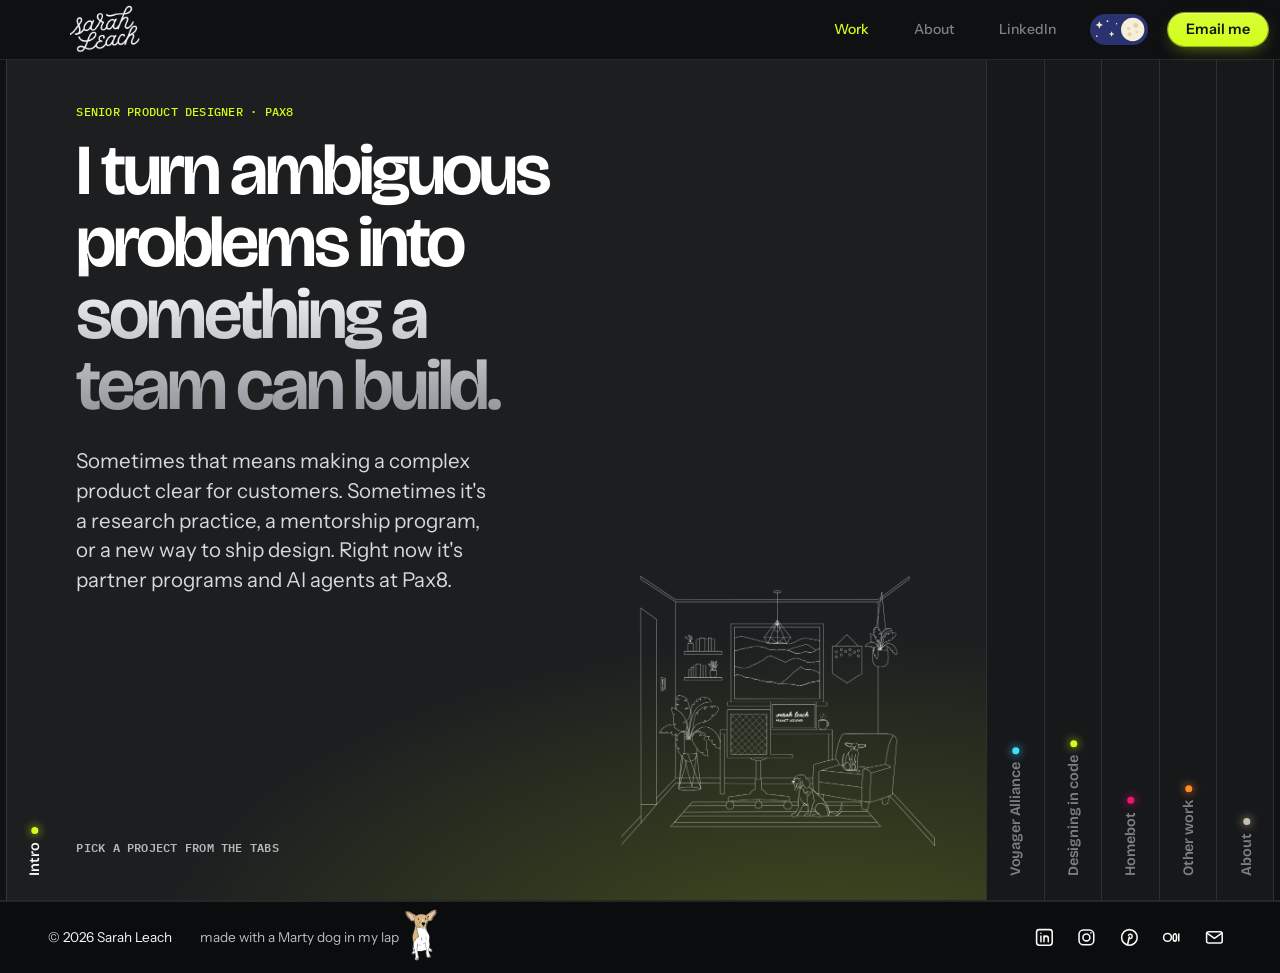
<file: index.html>
<!doctype html>
<html lang="en">
<head>
  <meta charset="utf-8">
  <meta name="viewport" content="width=device-width, initial-scale=1">
  <title>Sarah Leach — Product Design</title>
  <meta name="description" content="Sarah Leach is a product designer working on partner programs, marketplaces, and AI agents for IT providers.">
  <link rel="icon" href="assets/favicon.svg?v=4" type="image/svg+xml">
  <link rel="icon" href="assets/favicon-32.png?v=4" sizes="32x32" type="image/png">
  <link rel="icon" href="assets/favicon-64.png?v=4" sizes="64x64" type="image/png">
  <link rel="apple-touch-icon" href="assets/apple-touch-icon.png?v=4">
  <meta property="og:type" content="website">
  <meta property="og:title" content="Sarah Leach — Product Design">
  <meta property="og:description" content="Sarah Leach is a product designer working on partner programs, marketplaces, and AI agents for IT providers.">
  <meta property="og:url" content="https://sarahleach.design/">
  <meta property="og:image" content="https://sarahleach.design/assets/share.jpg">
  <meta property="og:image:width" content="1200">
  <meta property="og:image:height" content="630">
  <meta name="twitter:card" content="summary_large_image">
  <link rel="preconnect" href="https://fonts.googleapis.com">
  <link rel="preconnect" href="https://fonts.gstatic.com" crossorigin>
  <link href="https://fonts.googleapis.com/css2?family=IBM+Plex+Mono:wght@400;500;600&family=Inter:wght@400;500;600;700&family=Space+Grotesk:wght@500;600;700&display=swap" rel="stylesheet">
  <link rel="stylesheet" href="styles.css?v=hf188">
  <script src="theme.js?v=5"></script>
  <script src="motion.js?v=6" defer></script>
  <script src="tier-track.js?v=1" defer></script>
  <script src="flow-card.js?v=1" defer></script>
</head>
<body>
  <a class="skip" href="#work">Skip to work</a>

  <header class="site-header">
    <a class="name" href="./">Sarah Leach</a>
    <nav aria-label="Primary">
      <a href="#intro">Work</a>
      <a href="#about">About</a>
      <a href="https://www.linkedin.com/in/saleach/" target="_blank" rel="noopener">LinkedIn</a>
      <a class="cta" href="mailto:saraha.leach@gmail.com">Email me</a>
    </nav>
  </header>

  <main id="work">
    <div class="tenets">

      <section class="tenet tenet--intro is-open" data-id="intro" style="--tone: var(--c-intro)">
        <button class="tenet-tab" aria-expanded="true" aria-controls="p-intro"><span>Intro</span></button>
        <div class="tenet-panel" id="p-intro" role="region" aria-label="Intro">
          <img class="panel-media art office" src="assets/ill-office.png" alt="" loading="eager">
          <p class="eyebrow">Senior Product Designer · Pax8</p>
          <h1>I turn ambiguous problems into something a team can build.</h1>
          <p class="lede">Sometimes that means making a complex product clear for customers. Sometimes it's a research practice, a mentorship program, or a new way to ship design. Right now it's partner programs and AI agents at Pax8.</p>
          <div class="intro-foot">
            <p class="intro-hint">Pick a project from the tabs</p>
          </div>
        </div>
      </section>

      <section class="tenet" data-id="voyager" style="--tone: var(--c-voyager)">
        <button class="tenet-tab" aria-expanded="false" aria-controls="p-voyager"><span>Voyager Alliance</span></button>
        <div class="tenet-panel" id="p-voyager" role="region" aria-label="Voyager Alliance" hidden>
          <img class="panel-media" src="assets/voyager-title.jpg" alt="" loading="lazy">
          <p class="eyebrow">Pax8 · 2025 · Partner rewards</p>
          <h2>Partners don't need the whole rulebook. They need their next step.</h2>
          <p class="lede">I designed how partners understand, join, and move through Voyager Alliance, the tiered rewards program that replaced one Pax8 paid for alone. Vendors help fund this one.</p>
          <dl>
            <dt>Role</dt><dd>Research, product strategy, UX/UI</dd>
            <dt>Shipped</dt><dd>MVP alongside Beyond 2025</dd>
          </dl>
          <a class="read" href="work/voyager-alliance.html">Read the case study <span aria-hidden="true">↓</span></a>
        </div>
      </section>

      <section class="tenet" data-id="code" style="--tone: var(--c-agentic)">
        <button class="tenet-tab" aria-expanded="false" aria-controls="p-code"><span>Designing in code</span></button>
        <div class="tenet-panel" id="p-code" role="region" aria-label="Designing in code" hidden>
          <div class="panel-media flow-card" role="group" aria-label="How the work moved, from Figma to production">
            <ol class="fc-track">
              <li class="fc-line" aria-hidden="true"><span class="fc-fill"></span></li>
              <li><button type="button" class="fc-step" data-note="Explore the direction and flows in Figma."><span class="fc-node"><svg viewBox="0 0 24 24" aria-hidden="true"><path d="M12 19l7-7 3 3-7 7-3-3z"/><path d="M18 13l-1.5-7.5L2 2l3.5 14.5L13 18l5-5z"/><path d="M2 2l7.6 7.6"/><circle cx="11" cy="11" r="2"/></svg></span><b>Design</b><small>Figma</small></button></li>
              <li><button type="button" class="fc-step is-key" data-note="Build it as working code with Claude, refining layout and interactions in the real interface."><span class="fc-node"><svg viewBox="0 0 24 24" aria-hidden="true"><path d="M12 2v20M2 12h20M4.9 4.9l14.2 14.2M19.1 4.9L4.9 19.1"/></svg></span><b>Build</b><small>Claude CLI</small></button></li>
              <li><button type="button" class="fc-step" data-note="Push to GitHub, so engineering reviews real code instead of static specs."><span class="fc-node"><svg viewBox="0 0 24 24" aria-hidden="true"><circle cx="6" cy="6" r="2.5"/><circle cx="6" cy="18" r="2.5"/><circle cx="18" cy="8" r="2.5"/><path d="M6 8.5v7M18 10.5c0 4-6 3-10.5 6"/></svg></span><b>Push</b><small>GitHub</small></button></li>
              <li><button type="button" class="fc-step" data-note="Engineering reviews it and brings parts into the production codebase."><span class="fc-node"><svg viewBox="0 0 24 24" aria-hidden="true"><path d="M2 12s3.6-7 10-7 10 7 10 7-3.6 7-10 7S2 12 2 12z"/><circle cx="12" cy="12" r="3"/></svg></span><b>Review</b><small>Engineering</small></button></li>
              <li><button type="button" class="fc-step" data-note="Parts shipped, in the deployment and agent experiences."><span class="fc-node"><svg viewBox="0 0 24 24" aria-hidden="true"><path d="M20 6L9 17l-5-5"/></svg></span><b>Production</b><small>Deployment, agent flows</small></button></li>
            </ol>
            <p class="fc-note" aria-live="polite"></p>
          </div>
          <p class="eyebrow">Pax8 · 2026 · 8os</p>
          <h2>AI made building faster. It made agreeing harder.</h2>
          <p class="lede">On 8os, Pax8's AI agent console, I designed the agent, deployment and client experiences and built them in working code with Claude. Parts of that code went through engineering review into production.</p>
          <dl>
            <dt>Status</dt><dd>Launched as Pax8 8os, in Early Access since October 2026</dd>
            <dt>Access</dt><dd>Full case study by password</dd>
          </dl>
          <a class="read" href="work/designing-in-code.html">About this project <span aria-hidden="true">↓</span></a>
        </div>
      </section>

      <section class="tenet" data-id="homebot" style="--tone: var(--c-homebot)">
        <button class="tenet-tab" aria-expanded="false" aria-controls="p-homebot"><span>Homebot</span></button>
        <div class="tenet-panel" id="p-homebot" role="region" aria-label="Homebot" hidden>
          <div class="panel-media persona-card" aria-hidden="true">
            <div class="pc-side">
              <dl>
                <div><dt>Income</dt><dd>$50K</dd></div>
                <div><dt>Cash savings</dt><dd>$5K</dd></div>
                <div><dt>Retirement</dt><dd>&mdash;</dd></div>
              </dl>
              <p class="pc-k">Watering holes</p>
              <ul><li>Friends and peers</li><li>College mentors</li><li>Facebook</li><li>LinkedIn</li></ul>
            </div>
            <div class="pc-main">
              <p class="pc-eyebrow">Persona · Designed for first</p>
              <div class="pc-name"><img src="assets/homebot-felicia-avatar.jpg" alt="" width="78" height="78"><span>Flustered Felicia</span></div>
              <p class="pc-bio">A loan officer for less than 3 years, unsure she made the right call changing careers, and wondering when all her relationship building will pay off.</p>
              <ul class="pc-tags"><li>35</li><li>Career change</li><li>Overwhelmed</li><li>Her hardest critic</li><li>Not an early adopter</li></ul>
              <p class="pc-quote">&ldquo;I want to feel confident in this career change.&rdquo;</p>
            </div>
          </div>
          <p class="eyebrow">Homebot · 2019–2022</p>
          <h2>Design for the least confident user.</h2>
          <p class="lede">On the design team for Homebot's homeowner digest and partner admin experience, from discovery to delivery. I started the mentorship program and research council.</p>
          <a class="read" href="work/homebot.html">Read more <span aria-hidden="true">↓</span></a>
        </div>
      </section>

      <section class="tenet" data-id="archive" style="--tone: var(--c-archive)">
        <button class="tenet-tab" aria-expanded="false" aria-controls="p-archive"><span>Other work</span></button>
        <div class="tenet-panel" id="p-archive" role="region" aria-label="Other work" hidden>
          <img class="panel-media" src="assets/archive-mini.jpg" alt="" loading="lazy">
          <p class="eyebrow">Verizon · Travelers Haven · Side projects</p>
          <h2>Location apps, a cross-country rally, and a 30-step rental process.</h2>
          <p class="lede">Short versions of earlier projects (Gethr, MINI Takes the States, and Travelers Haven), plus illustration and things I make outside work.</p>
          <a class="read" href="work/archive.html">See other work <span aria-hidden="true">↓</span></a>
        </div>
      </section>


      <section class="tenet" data-id="about" style="--tone: var(--c-about)">
        <button class="tenet-tab" aria-expanded="false" aria-controls="p-about"><span>About</span></button>
        <div class="tenet-panel" id="p-about" role="region" aria-label="About" hidden>
          <p class="eyebrow">About</p>
          <h2>A decade in product design, based in Denver.</h2>
          <section class="bring" aria-label="What I bring">
            <ul class="bring-list">
              <li><svg viewBox="0 0 24 24" aria-hidden="true"><rect x="3" y="4" width="18" height="12" rx="2"/><path d="M8 20h8M12 16v4"/></svg><b>Product and UX design</b><span>End to end: research, flows, wireframes, high fidelity, and dev handoff.</span></li>
              <li><svg viewBox="0 0 24 24" aria-hidden="true"><path d="M12 3v4M12 17v4M3 12h4M17 12h4M6 6l2.5 2.5M15.5 15.5L18 18M18 6l-2.5 2.5M8.5 15.5L6 18"/></svg><b>AI-augmented workflow</b><span>Figma AI, Claude, v0, Lovable, Copilot: faster synthesis, smarter decisions.</span></li>
              <li><svg viewBox="0 0 24 24" aria-hidden="true"><path d="M4 20V10M10 20V4M16 20v-7M22 20H2"/></svg><b>Commercial fluency</b><span>User needs and business metrics, and translating between them.</span></li>
              <li><svg viewBox="0 0 24 24" aria-hidden="true"><circle cx="12" cy="4.5" r="1.8"/><path d="M5 8.5l7 1.5 7-1.5M12 10v5M12 15l-3 6M12 15l3 6"/></svg><b>Accessibility as standard</b><span>Built in from day one.</span></li>
              <li><svg viewBox="0 0 24 24" aria-hidden="true"><path d="M12 20s-7-4.4-7-10a4 4 0 0 1 7-2.6A4 4 0 0 1 19 10c0 5.6-7 10-7 10z"/></svg><b>Empathetic leadership</b><span>Growing teams and cultures, not just shipping screens.</span></li>
              <li><svg viewBox="0 0 24 24" aria-hidden="true"><path d="M14 6l4 4M3 21l9-9M12 4l8 8-3 3-8-8z"/></svg><b>Creative range</b><span>Product, branding, mobile, wedding design, and a she shed.</span></li>
            </ul>
          </section>
          <ol class="timeline" aria-label="Career timeline">
            <li class="tl-band" style="--band: var(--c-agentic)">
              <p class="tl-when">Jan 2023 – now</p>
              <h3 class="tl-name">Pax8</h3>
              <p class="tl-desc"><strong>Senior Product Designer.</strong> Partner programs and AI agents for IT providers.</p>
              <ul class="tl-list"><li>Voyager Alliance rewards</li><li>8os, the AI agent console</li><li>Designing in code</li></ul>
              <img class="tl-img" src="assets/voyager-keynote.jpg" alt="Voyager Alliance Rewards on the main stage at Beyond 2025." loading="lazy">
            </li>
            <li class="tl-band" style="--band: var(--c-homebot)">
              <p class="tl-when">2019 – 2022</p>
              <h3 class="tl-name">Homebot</h3>
              <p class="tl-desc"><strong>Senior Product Designer.</strong> Product work, plus the structures that helped the team learn and decide together.</p>
              <ul class="tl-list"><li>Mentorship program</li><li>Research Council</li><li>Kickoff frameworks</li></ul>
              <img class="tl-img" src="assets/homebot-product.jpg" alt="Homebot's homeowner report." loading="lazy">
            </li>
            <li class="tl-band" style="--band: var(--c-archive)">
              <p class="tl-when">2018 – 2019</p>
              <h3 class="tl-name">Travelers Haven</h3>
              <p class="tl-desc"><strong>Product Designer.</strong> Corporate housing. Redesigned a booking flow that took about 30 steps.</p>
              <ul class="tl-list"><li>Booking flow</li><li>Availability before background checks</li></ul>
              <div class="tl-img tile-stage tile-stage--th" role="img" aria-label="Travelers Haven booking: a list of matched properties, and the lease details card where renters check availability first.">
                <div class="th-window"><span class="th-chrome" aria-hidden="true"><i></i><i></i><i></i></span><img src="assets/travelers-list-clean.jpg" alt="" loading="lazy" width="446" height="482"></div>
                <img class="th-lease" src="assets/travelers-lease-clean.jpg" alt="" loading="lazy" width="296" height="372">
              </div>
            </li>
            <li class="tl-band" style="--band: var(--c-archive)">
              <p class="tl-when">2016 – 2018</p>
              <h3 class="tl-name">Verizon</h3>
              <p class="tl-desc"><strong>Product designer, then Product Manager.</strong> When the app&#39;s PM was reassigned, I took over product and kept designing.</p>
              <ul class="tl-list"><li>Gethr</li><li>MINI Takes the States</li></ul>
              <img class="tl-img" src="assets/archive-mini.jpg" alt="Rally to the Rockies route map." loading="lazy">
            </li>
            <li class="tl-band" style="--band: var(--c-illus)">
              <p class="tl-when">Alongside</p>
              <h3 class="tl-name">Outside work</h3>
              <p class="tl-desc"><strong>Things I design and build on my own time.</strong> </p>
              <ul class="tl-list"><li><a href="https://sarahweddingdesign.com" target="_blank" rel="noopener">Sarah Wedding Design</a></li><li><a href="https://sheshed.sarahleach.design/">A she shed from 100+ reclaimed windows</a></li><li><a href="https://sheds.sarahleach.design/" target="_blank" rel="noopener">Ask me about my sheds</a></li><li><a href="https://periodexchange.com/" target="_blank" rel="noopener">Period Exchange</a></li><li><a href="https://suresarah.github.io/wala-prototype/" target="_blank" rel="noopener">Wala</a> - pet sitting app</li><li><a href="work/illustration.html#pax8">Logos and branding</a></li></ul>
              <img class="tl-img" src="assets/side-sheshed.jpg" alt="The she shed, walled with reclaimed windows." loading="lazy">
            </li>
          </ol>
          <section class="about-pg" aria-labelledby="about-pg-h">
            <h3 id="about-pg-h">How I work</h3>
            <p class="about-pg-north">Design to make people's lives easier, more intentional, and (whenever possible) happier.</p>
            <ol class="about-pg-list">
              <li><a class="pg-1" href="work/principles.html#p1"><span class="about-pg-n">01</span><span class="about-pg-art" style="--art: url(assets/principles/p1-designing-for-change.png?v=2)" aria-hidden="true"></span><b class="visually-hidden">Designing for change</b></a></li>
              <li><a class="pg-2" href="work/principles.html#p2"><span class="about-pg-n">02</span><span class="about-pg-art" style="--art: url(assets/principles/p2-extreme-ownership.png)" aria-hidden="true"></span><b class="visually-hidden">Extreme ownership</b></a></li>
              <li><a class="pg-3" href="work/principles.html#p3"><span class="about-pg-n">03</span><span class="about-pg-art" style="--art: url(assets/principles/p3-never-stop-learning.png)" aria-hidden="true"></span><b class="visually-hidden">Never stop learning</b></a></li>
              <li><a class="pg-4" href="work/principles.html#p4"><span class="about-pg-n">04</span><span class="about-pg-art" style="--art: url(assets/principles/p4-never-fully-satisfied.png)" aria-hidden="true"></span><b class="visually-hidden">Never fully satisfied, but pretty damn close</b></a></li>
              <li><a class="pg-5" href="work/principles.html#p5"><span class="about-pg-n">05</span><span class="about-pg-art" style="--art: url(assets/principles/p5-take-care.png)" aria-hidden="true"></span><b class="visually-hidden">Take care of each other</b></a></li>
              <li><a class="pg-6" href="work/principles.html#p6"><span class="about-pg-n">06</span><span class="about-pg-art" style="--art: url(assets/principles/p6-kind-and-honest.png)" aria-hidden="true"></span><b class="visually-hidden">Kind and honest</b></a></li>
              <li><a class="pg-7" href="work/principles.html#p7"><span class="about-pg-n">07</span><span class="about-pg-art" style="--art: url(assets/principles/p7-have-fun.png)" aria-hidden="true"></span><b class="visually-hidden">Have fun, duh</b></a></li>
            </ol>
          </section>
          <dl>
            <dt>Resume</dt><dd><a href="https://drive.google.com/file/d/15aXWUky98PD7f1Rd7QLlB9RpOPIoIAGL/view?usp=sharing" target="_blank" rel="noopener">PDF</a></dd>
            <dt>Side projects</dt><dd><a href="work/archive.html#side-h">Outside work</a></dd>
            <dt>Writing</dt><dd><a href="https://medium.com/@suresarah" target="_blank" rel="noopener">Medium</a></dd>
            <dt>Contact</dt><dd>saraha.leach@gmail.com</dd>
          </dl>
        </div>
      </section>

    </div>

    <!-- Case studies load here, under the accordion, when a panel's link is clicked. -->
    <section class="detail" id="detail" aria-label="Case study" hidden>
      <div class="detail-bar">
        <span class="detail-title" id="detail-title"></span>
        <button type="button" class="detail-close" id="detail-close">Close <span aria-hidden="true">✕</span></button>
      </div>
      <div class="detail-body" id="detail-body" tabindex="-1"></div>
    </section>

    <noscript>
      <ul style="padding:0 var(--gutter)">
        <li><a href="work/voyager-alliance.html">Voyager Alliance</a></li>
        <li><a href="work/designing-in-code.html">Designing in code</a></li>
        <li><a href="work/homebot.html">Homebot</a></li>
        <li><a href="work/archive.html">Other work</a></li>
        <li><a href="work/illustration.html">Illustration</a></li>
        <li><a href="work/principles.html">Principles</a></li>
      </ul>
    </noscript>
  </main>

  <footer class="site-footer ft">
    <div class="ft-bar">
      <span class="ft-copy-mark">&copy; 2026 Sarah Leach</span>
      <span class="ft-joke" tabindex="0">made with a Marty dog in my lap <img class="ft-marty" src="assets/marty.png" alt="Marty, a small tan-and-white dog with big ears" width="371" height="600" loading="lazy"><span class="ft-pop" role="tooltip"><img src="assets/marty-lap.jpg" alt="Marty asleep on a blanket next to the laptop showing this site" width="640" height="619" loading="lazy"><span>he really is!</span></span></span>
      <ul class="ft-social" aria-label="Elsewhere">
        <li><a href="https://www.linkedin.com/in/saleach/" aria-label="LinkedIn" target="_blank" rel="noopener"><svg viewBox="0 0 24 24" aria-hidden="true"><rect x="3" y="3" width="18" height="18" rx="3"/><path d="M8 10.5V17M8 7.2v.1M11.5 17v-6.5M11.5 13.2c0-1.6 1-2.7 2.5-2.7s2.5 1 2.5 2.8V17"/></svg></a></li>
        <li><a href="https://www.instagram.com/sarah.wedding.design" aria-label="Instagram" target="_blank" rel="noopener"><svg viewBox="0 0 24 24" aria-hidden="true"><rect x="3.5" y="3.5" width="17" height="17" rx="5"/><circle cx="12" cy="12" r="4"/><path d="M17.2 6.8v.1"/></svg></a></li>
        <li><a href="https://www.pinterest.com/leachasarah/" aria-label="Pinterest" target="_blank" rel="noopener"><svg viewBox="0 0 24 24" aria-hidden="true"><circle cx="12" cy="12" r="9"/><path d="M11 9.5c.6-1.2 2.4-1.6 3.5-.6 1.3 1.2.7 4.1-1.2 4.4-1.1.2-1.8-.6-1.6-1.5M11.8 11.6 10 20"/></svg></a></li>
        <li><a href="https://medium.com/@suresarah" aria-label="Medium" target="_blank" rel="noopener"><svg viewBox="0 0 24 24" aria-hidden="true"><circle cx="7.5" cy="12" r="4.5"/><ellipse cx="16" cy="12" rx="2" ry="4.3"/><path d="M20.5 8v8"/></svg></a></li>
        <li><a href="mailto:saraha.leach@gmail.com" aria-label="Email"><svg viewBox="0 0 24 24" aria-hidden="true"><rect x="3" y="5.5" width="18" height="13" rx="2"/><path d="m3.5 7 8.5 6 8.5-6"/></svg></a></li>
      </ul>
    </div>
  </footer>

  <script src="main.js?v=20261016c"></script>
</body>
</html>
</file>
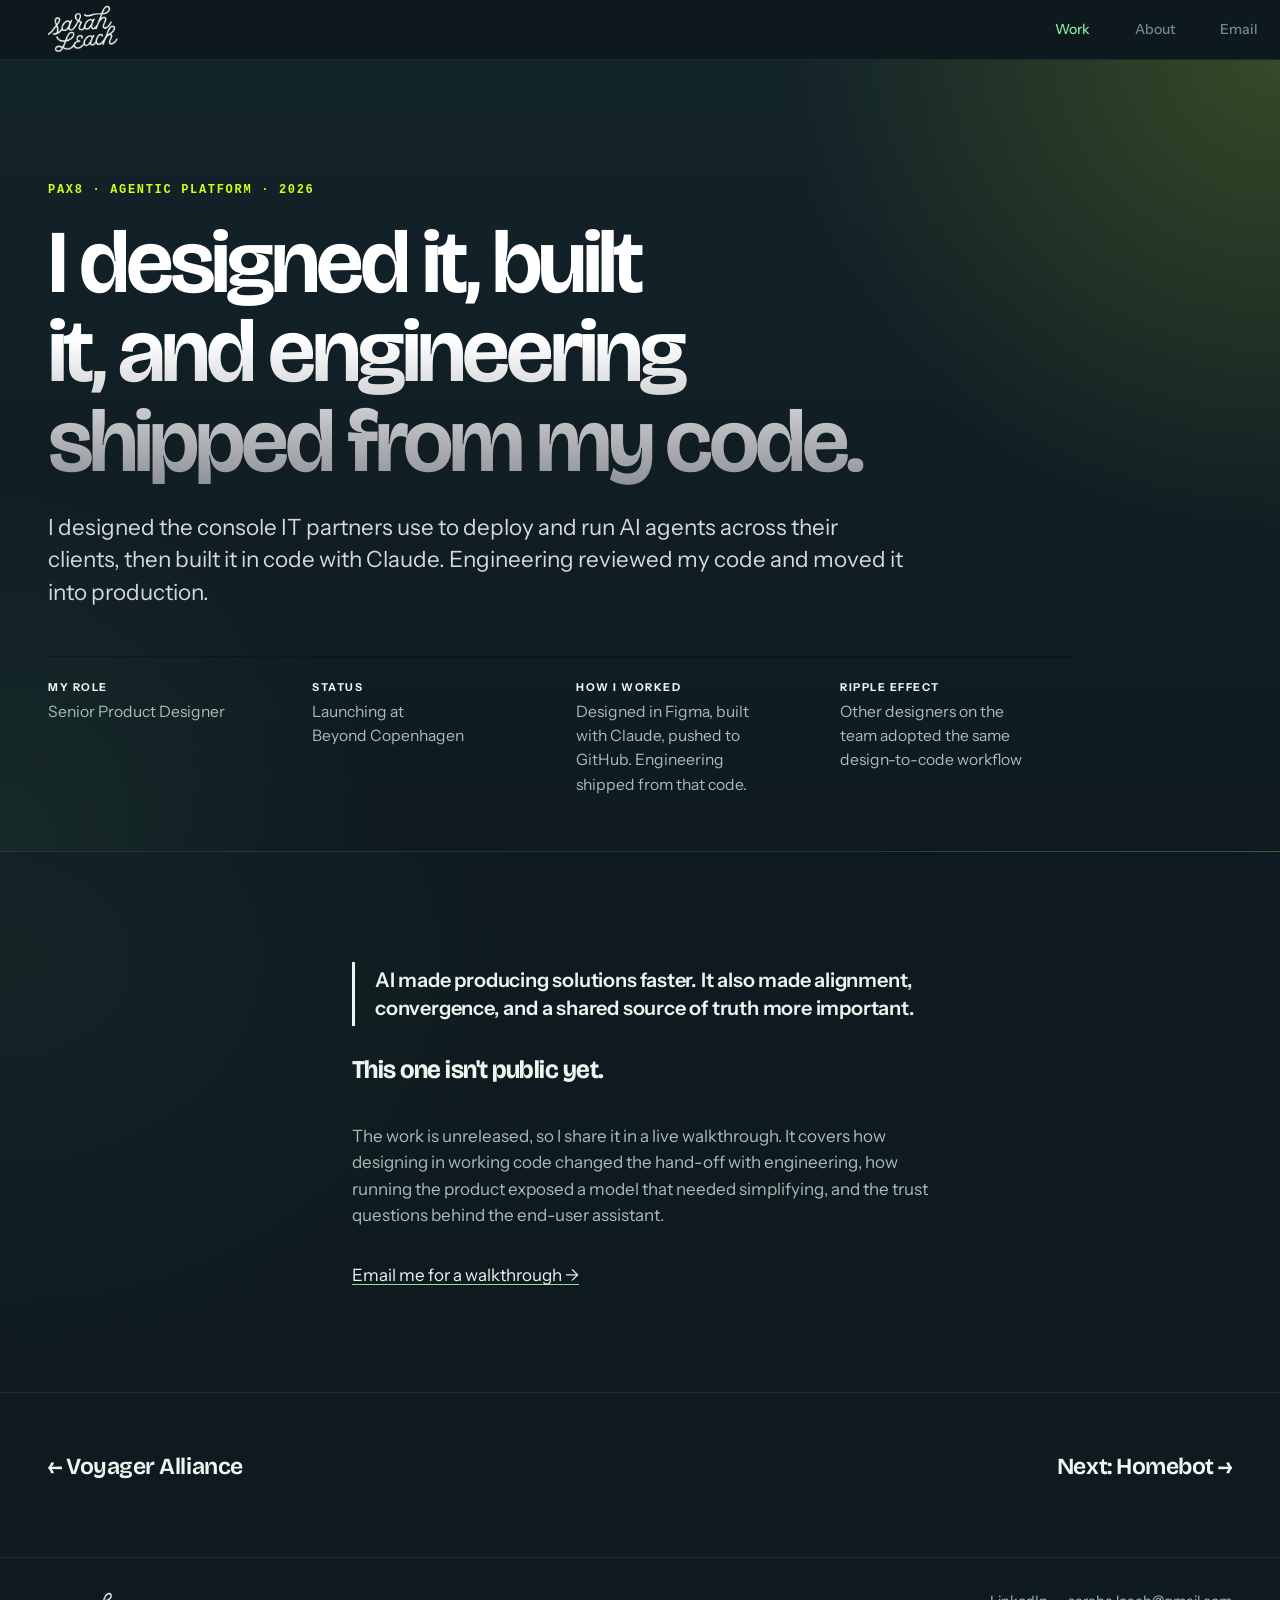
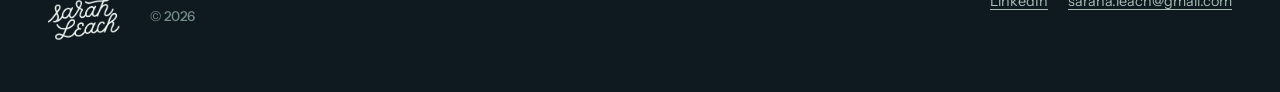
<file: work/agentic-platform.html>
<!doctype html>
<html lang="en">
<head>
  <meta charset="utf-8">
  <meta name="viewport" content="width=device-width, initial-scale=1">
  <title>Agentic Platform — Sarah Leach</title>
  <meta name="description" content="AI agent work at Pax8, available as a private walkthrough.">
  <meta name="robots" content="noindex">
  <link rel="preconnect" href="https://fonts.googleapis.com">
  <link rel="preconnect" href="https://fonts.gstatic.com" crossorigin>
  <link href="https://fonts.googleapis.com/css2?family=Inter:wght@400;500;600&display=swap" rel="stylesheet">
  <link rel="stylesheet" href="../styles.css">
</head>
<body>
  <a class="skip" href="#main">Skip to content</a>
  <header class="site-header">
    <a class="name" href="../">Sarah Leach</a>
    <nav aria-label="Primary">
      <a href="../#work">Work</a>
      <a href="../#about">About</a>
      <a href="mailto:saraha.leach@gmail.com">Email</a>
    </nav>
  </header>

  <main id="main">
    <section class="cs-hero" style="--tone: var(--c-agentic)">
      <p class="eyebrow">Pax8 · Agentic Platform · 2026</p>
      <h1>I designed it, built it, and engineering shipped from my code.</h1>
      <p class="lede">I designed the console IT partners use to deploy and run AI agents across their clients, then built it in code with Claude. Engineering reviewed my code and moved it into production.</p>
      <dl class="facts">
        <div><dt>My role</dt><dd>Senior Product Designer</dd></div>
        <div><dt>Status</dt><dd>Launching at Beyond Copenhagen</dd></div>
        <div><dt>How I worked</dt><dd>Designed in Figma, built with Claude, pushed to GitHub. Engineering shipped from that code.</dd></div>
        <div><dt>Ripple effect</dt><dd>Other designers on the team adopted the same design-to-code workflow</dd></div>
      </dl>
    </section>
    <!-- PUBLIC REPO: do not add screens, videos, or unreleased details to this file.
         The full case study lives in a password-protected location (see README). -->
    <section class="locked">
      <p class="callout" style="font-size:1.25rem;line-height:1.4;letter-spacing:-.01em">AI made producing solutions faster. It also made alignment, convergence, and a shared source of truth more important.</p>
      <h2 style="font-size:1.6rem;letter-spacing:-.02em;margin:0 0 1rem">This one isn't public yet.</h2>
      <p>The work is unreleased, so I share it in a live walkthrough. It covers how designing in working code changed the hand-off with engineering, how running the product exposed a model that needed simplifying, and the trust questions behind the end-user assistant.</p>
      <p><a href="mailto:saraha.leach@gmail.com?subject=Agentic%20Platform%20walkthrough">Email me for a walkthrough →</a></p>
    </section>
    <nav class="next" aria-label="Next project">
      <a href="voyager-alliance.html">← Voyager Alliance</a>
      <a href="homebot.html">Next: Homebot →</a>
    </nav>
  </main>

  <footer class="site-footer">
    <span>© 2026 Sarah Leach</span>
    <ul>
      <li><a href="https://www.linkedin.com/in/saleach/">LinkedIn</a></li>
      <li><a href="mailto:saraha.leach@gmail.com">saraha.leach@gmail.com</a></li>
    </ul>
  </footer>
</body>
</html>
</file>
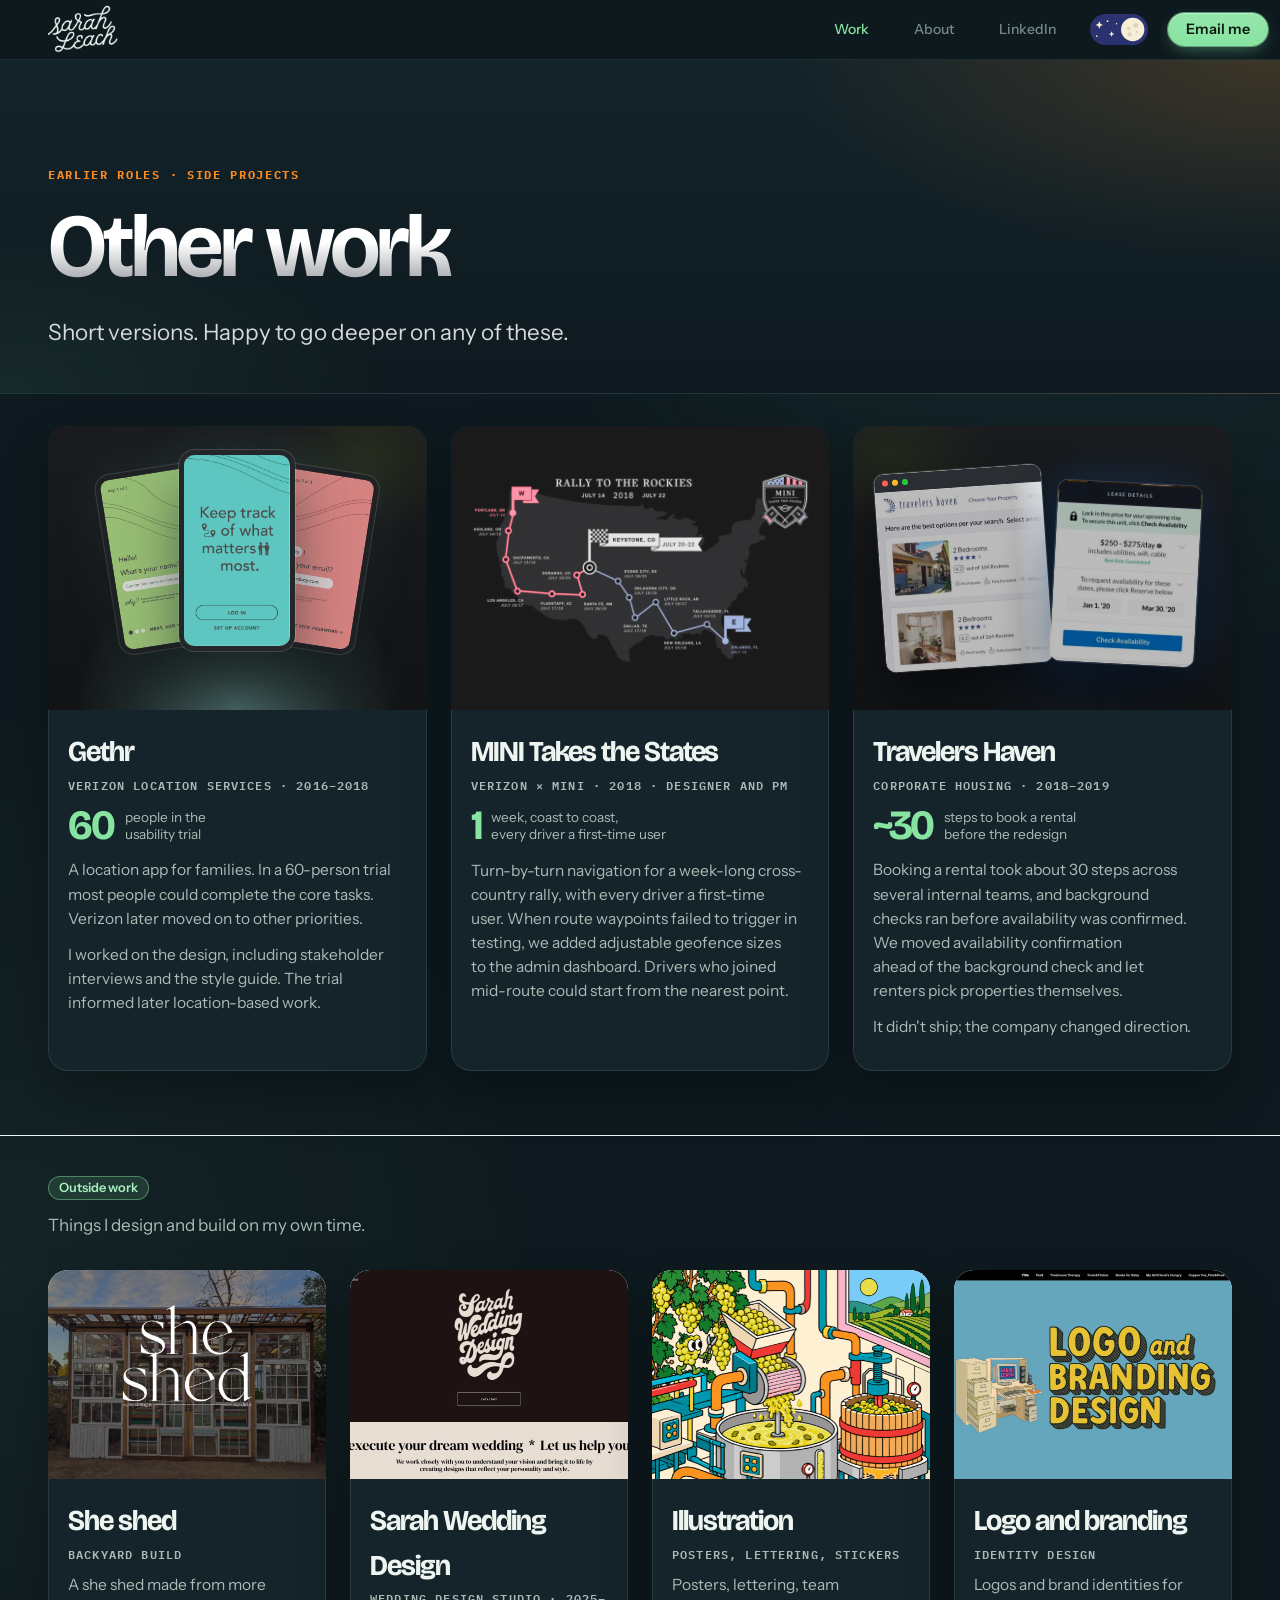
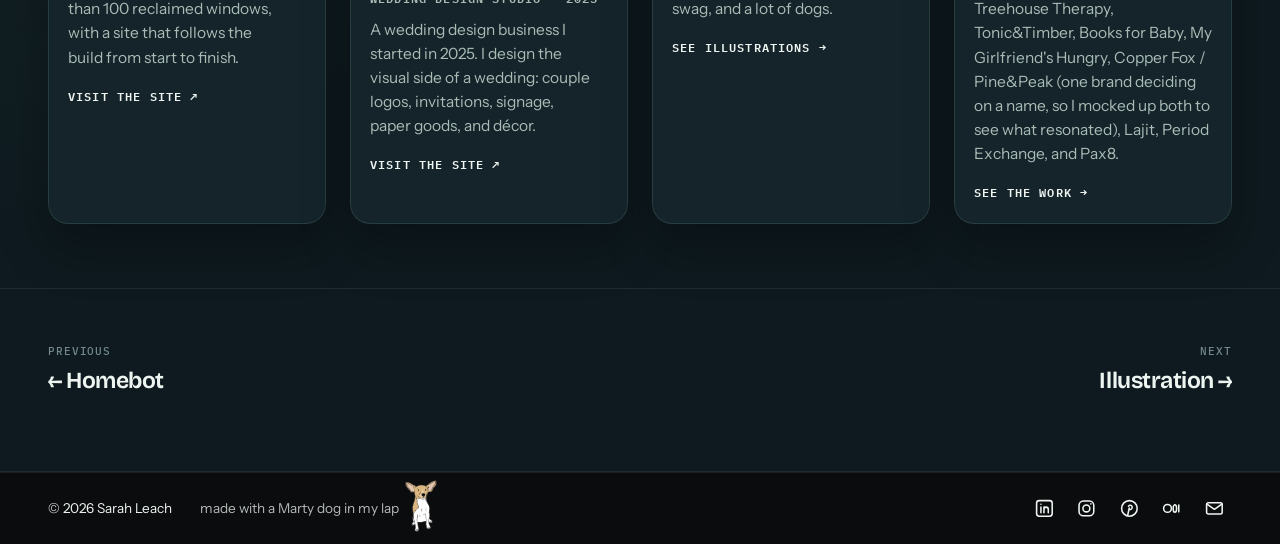
<file: work/archive.html>
<!doctype html>
<html lang="en">
<head>
  <meta charset="utf-8">
  <meta name="viewport" content="width=device-width, initial-scale=1">
  <title>Other work — Sarah Leach</title>
  <meta name="description" content="Earlier projects at Verizon and Travelers Haven.">
  <link rel="icon" href="../assets/favicon.svg?v=4" type="image/svg+xml">
  <link rel="icon" href="../assets/favicon-32.png?v=4" sizes="32x32" type="image/png">
  <link rel="icon" href="../assets/favicon-64.png?v=4" sizes="64x64" type="image/png">
  <link rel="apple-touch-icon" href="../assets/apple-touch-icon.png?v=4">
  <meta property="og:type" content="website">
  <meta property="og:title" content="Other work — Sarah Leach">
  <meta property="og:description" content="Earlier projects at Verizon and Travelers Haven.">
  <meta property="og:url" content="https://sarahleach.design/work/archive.html">
  <meta property="og:image" content="https://sarahleach.design/assets/share.jpg">
  <meta property="og:image:width" content="1200">
  <meta property="og:image:height" content="630">
  <meta name="twitter:card" content="summary_large_image">
  <link rel="preconnect" href="https://fonts.googleapis.com">
  <link rel="preconnect" href="https://fonts.gstatic.com" crossorigin>
  <link href="https://fonts.googleapis.com/css2?family=IBM+Plex+Mono:wght@400;500;600&family=Inter:wght@400;500;600;700&family=Space+Grotesk:wght@500;600;700&display=swap" rel="stylesheet">
  <link rel="stylesheet" href="../styles.css?v=hf188">
  <script src="../theme.js?v=5"></script>
  <script src="../motion.js?v=6" defer></script>
</head>
<body>
  <a class="skip" href="#main">Skip to content</a>
  <header class="site-header">
    <a class="name" href="../">Sarah Leach</a>
    <nav aria-label="Primary">
      <a href="../#work">Work</a>
      <a href="../#about">About</a>
      <a href="https://www.linkedin.com/in/saleach/" target="_blank" rel="noopener">LinkedIn</a>
      <a class="cta" href="mailto:saraha.leach@gmail.com">Email me</a>
    </nav>
  </header>

  <main id="main">
    <section class="cs-hero" style="--tone: var(--c-archive)">
      <p class="eyebrow">Earlier roles · Side projects</p>
      <h1>Other work</h1>
      <p class="lede">Short versions. Happy to go deeper on any of these.</p>
    </section>
    <div class="tiles">
      <article class="tile">
        <div class="tile-stage tile-stage--gethr" role="img" aria-label="Gethr onboarding on three phones: a teal welcome screen reading Keep track of what matters most, a green step asking for your name, and a coral step asking for your email.">
          <img class="tile-phone tile-phone--l" src="../assets/gethr-step-name.jpg" alt="" loading="lazy" width="656" height="1182">
          <img class="tile-phone tile-phone--r" src="../assets/gethr-step-email.jpg" alt="" loading="lazy" width="656" height="1182">
          <img class="tile-phone tile-phone--c" src="../assets/gethr-welcome.jpg" alt="" loading="lazy" width="656" height="1182">
        </div>
        <div class="body">
          <h2>Gethr</h2>
          <p class="meta">Verizon Location Services · 2016–2018</p>
          <p class="tile-stat"><b>60</b><span>people in the<br>usability trial</span></p>
          <p>A location app for families. In a 60-person trial most people could complete the core tasks. Verizon later moved on to other priorities.</p>
          <p>I worked on the design, including stakeholder interviews and the style guide. The trial informed later location-based work.</p>
        </div>
      </article>
      <article class="tile">
        <img class="tile-img" src="../assets/archive-mini.jpg" alt="Rally to the Rockies route map: east and west coast routes across the US meeting in Keystone, Colorado." loading="lazy" width="1400" height="796">
        <div class="body">
          <h2>MINI Takes the States</h2>
          <p class="meta">Verizon × MINI · 2018 · Designer and PM</p>
          <p class="tile-stat"><b>1</b><span>week, coast to coast,<br>every driver a first-time user</span></p>
          <p>Turn-by-turn navigation for a week-long cross-country rally, with every driver a first-time user. When route waypoints failed to trigger in testing, we added adjustable geofence sizes to the admin dashboard. Drivers who joined mid-route could start from the nearest point.</p>
        </div>
      </article>
      <article class="tile">
        <div class="tile-stage tile-stage--th" role="img" aria-label="Travelers Haven booking: a list of the best-matched properties, and the lease details card where renters check availability before they apply and pay.">
          <div class="th-window"><span class="th-chrome" aria-hidden="true"><i></i><i></i><i></i></span><img src="../assets/travelers-list-clean.jpg" alt="" loading="lazy" width="446" height="482"></div>
          <img class="th-lease" src="../assets/travelers-lease-clean.jpg" alt="" loading="lazy" width="296" height="372">
        </div>
        <div class="body">
          <h2>Travelers Haven</h2>
          <p class="meta">Corporate housing · 2018–2019</p>
          <p class="tile-stat"><b>~30</b><span>steps to book a rental<br>before the redesign</span></p>
          <p>Booking a rental took about 30 steps across several internal teams, and background checks ran before availability was confirmed. We moved availability confirmation ahead of the background check and let renters pick properties themselves.</p>
          <p>It didn't ship; the company changed direction.</p>
        </div>
      </article>
    </div>
    <section class="side" aria-labelledby="side-h">
      <h2 id="side-h" class="side-h">Outside work</h2>
      <p class="side-lede">Things I design and build on my own time.</p>
      <div class="tiles tiles--side">
        <a class="tile tile--link" href="https://sheshed.sarahleach.design/">
          <img class="tile-img" src="../assets/side-sheshed.jpg" alt="A backyard she shed with walls made of mismatched reclaimed windows under a timber roof." loading="lazy" width="1024" height="672">
          <div class="body">
            <h2>She shed</h2>
            <p class="meta">Backyard build</p>
            <p>A she shed made from more than 100 reclaimed windows, with a site that follows the build from start to finish.</p>
            <span class="out">Visit the site <span aria-hidden="true">↗</span></span>
          </div>
        </a>
        <a class="tile tile--link" href="https://sarahweddingdesign.com" target="_blank" rel="noopener">
          <img class="tile-img" src="../assets/side-wedding.jpg" alt="Sarah Wedding Design homepage: a cream hand-lettered script logo on a dark brown background." loading="lazy" width="1456" height="834">
          <div class="body">
            <h2>Sarah Wedding Design</h2>
            <p class="meta">Wedding design studio · 2025–</p>
            <p>A wedding design business I started in 2025. I design the visual side of a wedding: couple logos, invitations, signage, paper goods, and décor.</p>
            <span class="out">Visit the site <span aria-hidden="true">↗</span></span>
          </div>
        </a>
        <a class="tile tile--link" href="illustration.html">
          <img class="tile-img" src="../assets/ill-orange-wine.png" alt="Detailed isometric illustration of an orange wine winery with vineyards, barrels, and bottles." loading="lazy">
          <div class="body">
            <h2>Illustration</h2>
            <p class="meta">Posters, lettering, stickers</p>
            <p>Posters, lettering, team swag, and a lot of dogs.</p>
            <span class="out">See illustrations <span aria-hidden="true">→</span></span>
          </div>
        </a>
        <a class="tile tile--link" href="illustration.html#pax8">
          <img class="tile-img" src="../assets/side-branding.jpg" alt="Logo and Branding Design title page: chunky yellow lettering beside an illustrated retro computer desk with Sarah Leach on the monitor." loading="lazy" width="1456" height="834">
          <div class="body">
            <h2>Logo and branding</h2>
            <p class="meta">Identity design</p>
            <p>Logos and brand identities for Treehouse Therapy, Tonic&amp;Timber, Books for Baby, My Girlfriend's Hungry, Copper Fox / Pine&amp;Peak (one brand deciding on a name, so I mocked up both to see what resonated), Lajit, Period Exchange, and Pax8.</p>
            <span class="out">See the work <span aria-hidden="true">→</span></span>
          </div>
        </a>
      </div>
    </section>
    <nav class="next" aria-label="Next project">
      <a href="homebot.html"><small>Previous</small>← Homebot</a>
      <a href="illustration.html"><small>Next</small>Illustration →</a>
    </nav>
  </main>

  <footer class="site-footer ft">
    <div class="ft-bar">
      <span class="ft-copy-mark">&copy; 2026 Sarah Leach</span>
      <span class="ft-joke" tabindex="0">made with a Marty dog in my lap <img class="ft-marty" src="../assets/marty.png" alt="Marty, a small tan-and-white dog with big ears" width="371" height="600" loading="lazy"><span class="ft-pop" role="tooltip"><img src="../assets/marty-lap.jpg" alt="Marty asleep on a blanket next to the laptop showing this site" width="640" height="619" loading="lazy"><span>he really is!</span></span></span>
      <ul class="ft-social" aria-label="Elsewhere">
        <li><a href="https://www.linkedin.com/in/saleach/" aria-label="LinkedIn" target="_blank" rel="noopener"><svg viewBox="0 0 24 24" aria-hidden="true"><rect x="3" y="3" width="18" height="18" rx="3"/><path d="M8 10.5V17M8 7.2v.1M11.5 17v-6.5M11.5 13.2c0-1.6 1-2.7 2.5-2.7s2.5 1 2.5 2.8V17"/></svg></a></li>
        <li><a href="https://www.instagram.com/sarah.wedding.design" aria-label="Instagram" target="_blank" rel="noopener"><svg viewBox="0 0 24 24" aria-hidden="true"><rect x="3.5" y="3.5" width="17" height="17" rx="5"/><circle cx="12" cy="12" r="4"/><path d="M17.2 6.8v.1"/></svg></a></li>
        <li><a href="https://www.pinterest.com/leachasarah/" aria-label="Pinterest" target="_blank" rel="noopener"><svg viewBox="0 0 24 24" aria-hidden="true"><circle cx="12" cy="12" r="9"/><path d="M11 9.5c.6-1.2 2.4-1.6 3.5-.6 1.3 1.2.7 4.1-1.2 4.4-1.1.2-1.8-.6-1.6-1.5M11.8 11.6 10 20"/></svg></a></li>
        <li><a href="https://medium.com/@suresarah" aria-label="Medium" target="_blank" rel="noopener"><svg viewBox="0 0 24 24" aria-hidden="true"><circle cx="7.5" cy="12" r="4.5"/><ellipse cx="16" cy="12" rx="2" ry="4.3"/><path d="M20.5 8v8"/></svg></a></li>
        <li><a href="mailto:saraha.leach@gmail.com" aria-label="Email"><svg viewBox="0 0 24 24" aria-hidden="true"><rect x="3" y="5.5" width="18" height="13" rx="2"/><path d="m3.5 7 8.5 6 8.5-6"/></svg></a></li>
      </ul>
    </div>
  </footer>
</body>
</html>
</file>
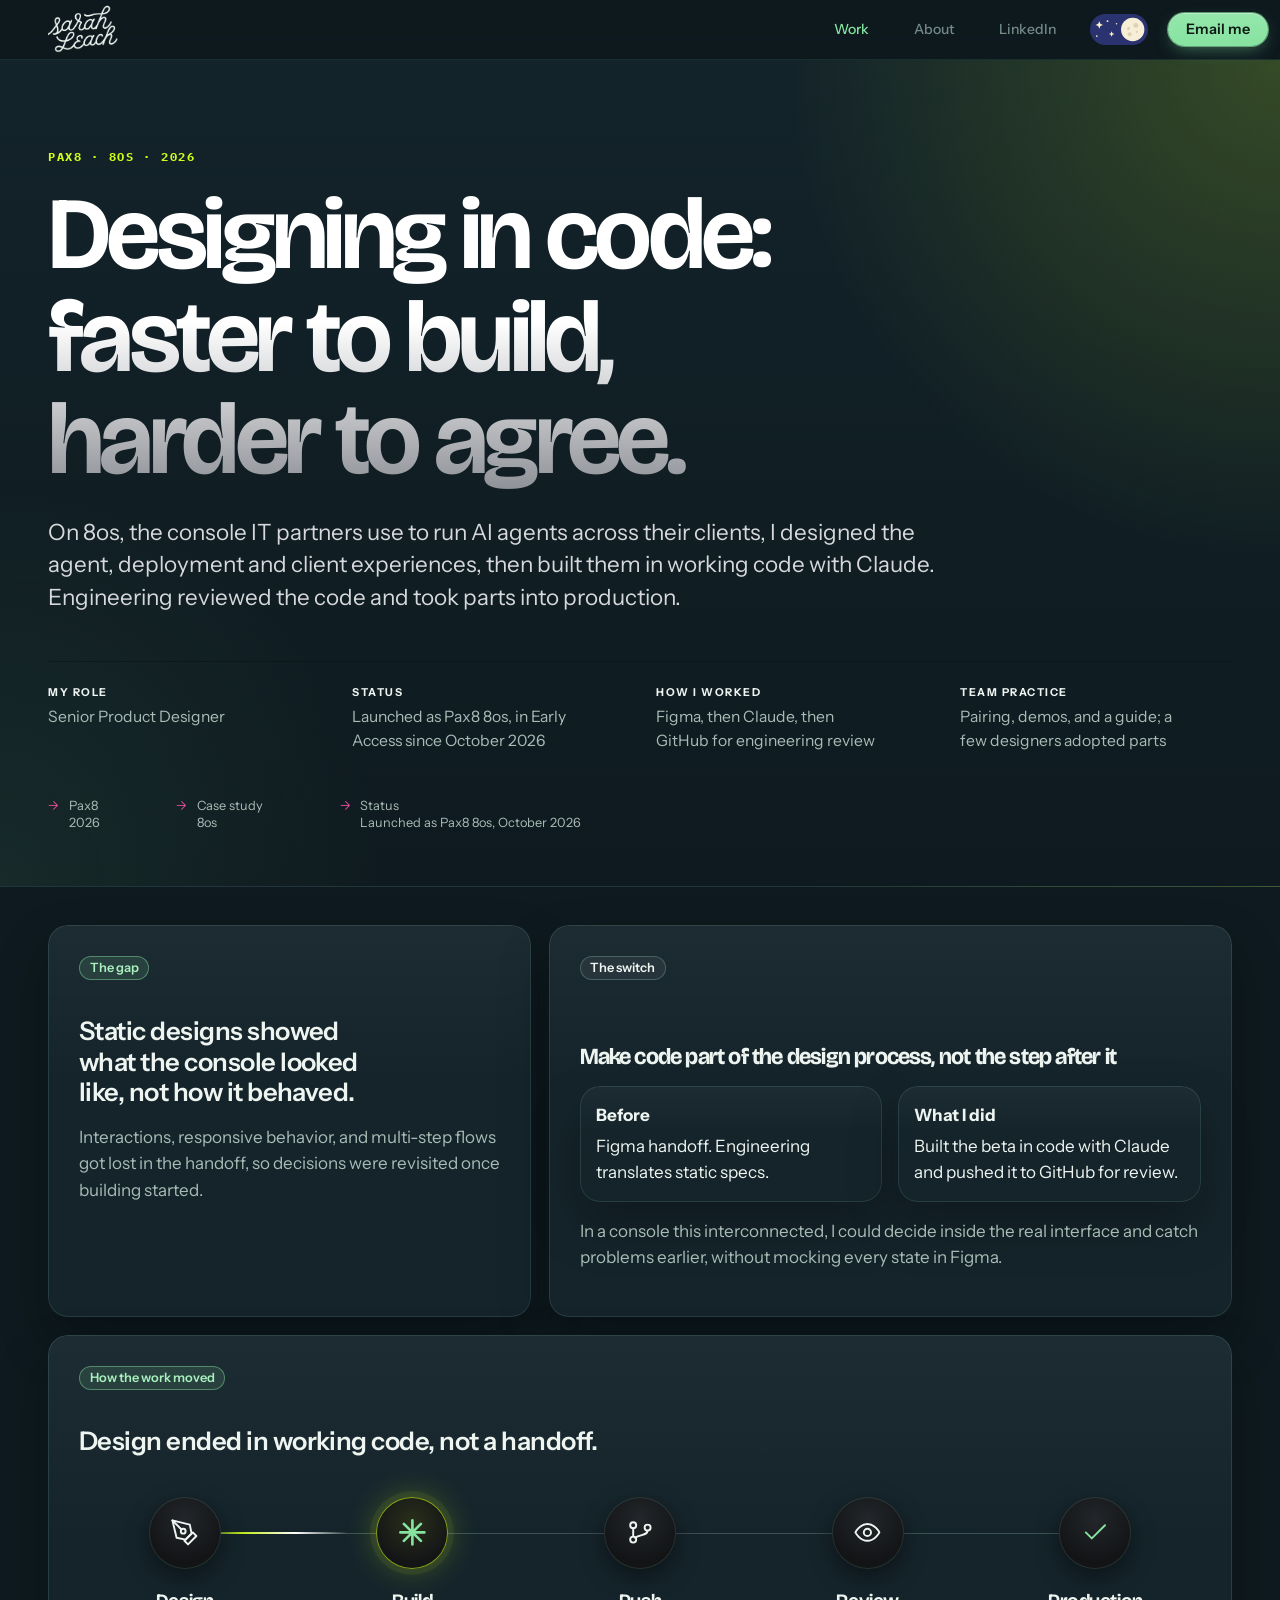
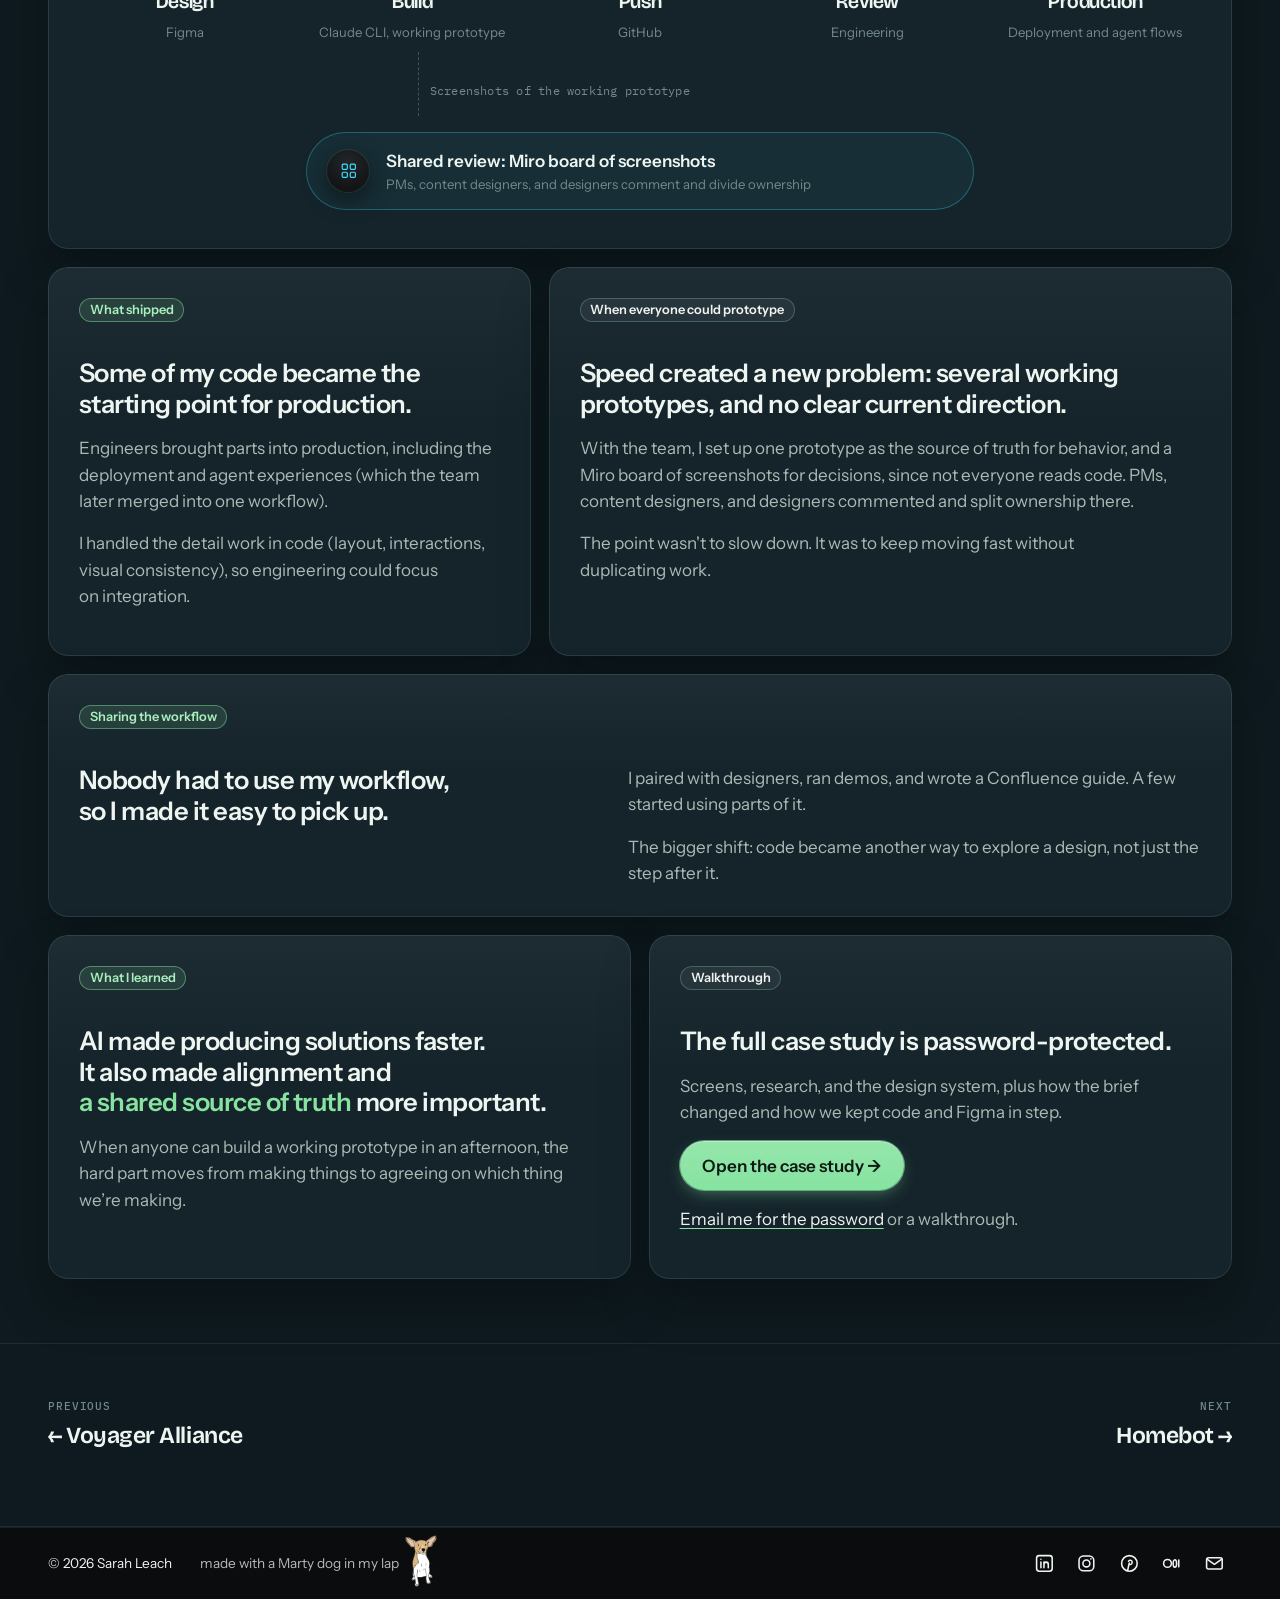
<file: work/designing-in-code.html>
<!doctype html>
<html lang="en">
<head>
  <meta charset="utf-8">
  <meta name="viewport" content="width=device-width, initial-scale=1">
  <title>Designing in Code — Sarah Leach</title>
  <meta name="description" content="Designing and building 8os, Pax8's AI agent platform, in working code, and what that changed about how the team worked.">
  <link rel="icon" href="../assets/favicon.svg?v=4" type="image/svg+xml">
  <link rel="icon" href="../assets/favicon-32.png?v=4" sizes="32x32" type="image/png">
  <link rel="icon" href="../assets/favicon-64.png?v=4" sizes="64x64" type="image/png">
  <link rel="apple-touch-icon" href="../assets/apple-touch-icon.png?v=4">
  <meta property="og:type" content="website">
  <meta property="og:title" content="Designing in Code — Sarah Leach">
  <meta property="og:description" content="Designing and building 8os, Pax8's AI agent platform, in working code, and what that changed about how the team worked.">
  <meta property="og:url" content="https://sarahleach.design/work/designing-in-code.html">
  <meta property="og:image" content="https://sarahleach.design/assets/share.jpg">
  <meta property="og:image:width" content="1200">
  <meta property="og:image:height" content="630">
  <meta name="twitter:card" content="summary_large_image">
  <link rel="preconnect" href="https://fonts.googleapis.com">
  <link rel="preconnect" href="https://fonts.gstatic.com" crossorigin>
  <link href="https://fonts.googleapis.com/css2?family=IBM+Plex+Mono:wght@400;500;600&family=Inter:wght@400;500;600;700&family=Space+Grotesk:wght@500;600;700&display=swap" rel="stylesheet">
  <link rel="stylesheet" href="../styles.css?v=hf188">
  <script src="../theme.js?v=5"></script>
  <script src="../motion.js?v=6" defer></script>
</head>
<body>
  <a class="skip" href="#main">Skip to content</a>
  <header class="site-header">
    <a class="name" href="../">Sarah Leach</a>
    <nav aria-label="Primary">
      <a href="../#work">Work</a>
      <a href="../#about">About</a>
      <a href="https://www.linkedin.com/in/saleach/" target="_blank" rel="noopener">LinkedIn</a>
      <a class="cta" href="mailto:saraha.leach@gmail.com">Email me</a>
    </nav>
  </header>

  <main id="main">
    <section class="cs-hero spread-cover" style="--tone: var(--c-agentic)">
      <p class="eyebrow">Pax8 · 8os · 2026</p>
      <h1>Designing in code: faster to build, harder to agree.</h1>
      <p class="lede">On 8os, the console IT partners use to run AI agents across their clients, I designed the agent, deployment and client experiences, then built them in working code with Claude. Engineering reviewed the code and took parts into production.</p>
      <dl class="facts">
        <div><dt>My role</dt><dd>Senior Product Designer</dd></div>
        <div><dt>Status</dt><dd>Launched as Pax8 8os, in Early Access since October 2026</dd></div>
        <div><dt>How I worked</dt><dd>Figma, then Claude, then GitHub for engineering review</dd></div>
        <div><dt>Team practice</dt><dd>Pairing, demos, and a guide; a few designers adopted parts</dd></div>
      </dl>
      <ul class="cover-meta"><li><span>Pax8</span><span>2026</span></li><li><span>Case study</span><span>8os</span></li><li><span>Status</span><span>Launched as Pax8 8os, October 2026</span></li></ul>
    </section>
    <div class="cs-body spreads sheet">
      <section class="cs-section spread" id="s-gap" style="--span:5">
        <h2>The gap</h2>
        <div class="content">
          <p class="big">Static designs showed what the console looked like, not how it behaved.</p>
          <p>Interactions, responsive behavior, and multi-step flows got lost in the handoff, so decisions were revisited once building started.</p>
        </div>
      </section>

      <section class="cs-section spread decision-panel" id="s-switch" style="--span:7">
        <h2>The switch</h2>
        <div class="content">
          <div class="decision">
            <h3>Make code part of the design process, not the step after it</h3>
            <div class="options">
              <div><strong>Before</strong>Figma handoff. Engineering translates static specs.</div>
              <div class="chosen"><strong>What I did</strong>Built the beta in code with Claude and pushed it to GitHub for review.</div>
            </div>
            <p>In a console this interconnected, I could decide inside the real interface and catch problems earlier, without mocking every state in Figma.</p>
          </div>
        </div>
      </section>

      <section class="cs-section spread" id="s-how-the-work-moved" style="--span:12">
        <h2>How the work moved</h2>
        <div class="content">
          <p class="big">Design ended in working code, not a handoff.</p>
          <div class="flow" role="img" aria-label="Workflow diagram. Design in Figma, then build a working prototype with Claude CLI, then push to GitHub, then engineering review, then production. Alongside, a Miro board of screenshots where PMs, content designers, and designers comment and divide ownership.">
            <ol class="flow-track" aria-hidden="true">
              <li class="flow-step">
                <span class="flow-node"><svg viewBox="0 0 24 24"><path d="M12 19l7-7 3 3-7 7-3-3z"/><path d="M18 13l-1.5-7.5L2 2l3.5 14.5L13 18l5-5z"/><path d="M2 2l7.6 7.6"/><circle cx="11" cy="11" r="2"/></svg></span>
                <b>Design</b><small>Figma</small>
              </li>
              <li class="flow-step is-key">
                <span class="flow-node"><svg viewBox="0 0 24 24"><path d="M12 2v20M2 12h20M4.9 4.9l14.2 14.2M19.1 4.9L4.9 19.1"/></svg></span>
                <b>Build</b><small>Claude CLI, working prototype</small>
              </li>
              <li class="flow-step">
                <span class="flow-node"><svg viewBox="0 0 24 24"><circle cx="6" cy="6" r="2.5"/><circle cx="6" cy="18" r="2.5"/><circle cx="18" cy="8" r="2.5"/><path d="M6 8.5v7M18 10.5c0 4-6 3-10.5 6"/></svg></span>
                <b>Push</b><small>GitHub</small>
              </li>
              <li class="flow-step">
                <span class="flow-node"><svg viewBox="0 0 24 24"><path d="M2 12s3.6-7 10-7 10 7 10 7-3.6 7-10 7S2 12 2 12z"/><circle cx="12" cy="12" r="3"/></svg></span>
                <b>Review</b><small>Engineering</small>
              </li>
              <li class="flow-step is-end">
                <span class="flow-node"><svg viewBox="0 0 24 24"><path d="M20 6L9 17l-5-5"/></svg></span>
                <b>Production</b><small>Deployment and agent flows</small>
              </li>
            </ol>
            <div class="flow-side" aria-hidden="true">
              <span class="flow-tag">Screenshots of the working prototype</span>
              <div class="flow-card">
                <span class="flow-node flow-node--sm"><svg viewBox="0 0 24 24"><rect x="3" y="3" width="7" height="7" rx="1.5"/><rect x="14" y="3" width="7" height="7" rx="1.5"/><rect x="3" y="14" width="7" height="7" rx="1.5"/><rect x="14" y="14" width="7" height="7" rx="1.5"/></svg></span>
                <div><b>Shared review: Miro board of screenshots</b><small>PMs, content designers, and designers comment and divide ownership</small></div>
              </div>
            </div>
          </div>
        </div>
      </section>

      <section class="cs-section spread" id="s-what-shipped" style="--span:5">
        <h2>What shipped</h2>
        <div class="content">
          <p class="big">Some of my code became the starting point for production.</p>
          <p>Engineers brought parts into production, including the deployment and agent experiences (which the team later merged into one workflow).</p>
          <p>I handled the detail work in code (layout, interactions, visual consistency), so engineering could focus on integration.</p>
        </div>
      </section>

      <section class="cs-section spread" id="s-source-of-truth" style="--span:7">
        <h2>When everyone could prototype</h2>
        <div class="content">
          <p class="big">Speed created a new problem: several working prototypes, and no clear current direction.</p>
          <p>With the team, I set up one prototype as the source of truth for behavior, and a Miro board of screenshots for decisions, since not everyone reads code. PMs, content designers, and designers commented and split ownership there.</p>
          <p>The point wasn't to slow down. It was to keep moving fast without duplicating work.</p>
        </div>
      </section>

      <section class="cs-section spread" id="s-sharing" style="--span:12">
        <h2>Sharing the workflow</h2>
        <div class="content">
          <div class="split">
            <div><p class="big">Nobody had to use my workflow, so I made it easy to pick up.</p></div>
            <div><p>I paired with designers, ran demos, and wrote a Confluence guide. A few started using parts of it.</p>
            <p>The bigger shift: code became another way to explore a design, not just the step after it.</p></div>
          </div>
        </div>
      </section>

      <section class="cs-section spread" id="s-learned" style="--span:6">
        <h2>What I learned</h2>
        <div class="content">
          <p class="big">AI made producing solutions faster.<br>It also made alignment and<br><span class="hl" style="white-space:nowrap">a shared source of truth</span> more important.</p>
          <p>When anyone can build a working prototype in an afternoon, the hard part moves from making things to agreeing on which thing we&rsquo;re making.</p>
        </div>
      </section>
      <section class="cs-section spread" id="s-walkthrough" style="--span:6">
        <h2>Walkthrough</h2>
        <div class="content">
          <p class="big">The full case study is password-protected.</p>
          <p>Screens, research, and the design system, plus how the brief changed and how we kept code and Figma in step.</p>
          <p><a class="read" href="agent-console.html">Open the case study <span aria-hidden="true">→</span></a></p>
          <p><a href="mailto:saraha.leach@gmail.com?subject=AI%20agent%20console%20case%20study%20password">Email me for the password</a> or a walkthrough.</p>
        </div>
      </section>
    </div>
    <nav class="next" aria-label="Next project">
      <a href="voyager-alliance.html"><small>Previous</small>← Voyager Alliance</a>
      <a href="homebot.html"><small>Next</small>Homebot →</a>
    </nav>
  </main>

  <footer class="site-footer ft">
    <div class="ft-bar">
      <span class="ft-copy-mark">&copy; 2026 Sarah Leach</span>
      <span class="ft-joke" tabindex="0">made with a Marty dog in my lap <img class="ft-marty" src="../assets/marty.png" alt="Marty, a small tan-and-white dog with big ears" width="371" height="600" loading="lazy"><span class="ft-pop" role="tooltip"><img src="../assets/marty-lap.jpg" alt="Marty asleep on a blanket next to the laptop showing this site" width="640" height="619" loading="lazy"><span>he really is!</span></span></span>
      <ul class="ft-social" aria-label="Elsewhere">
        <li><a href="https://www.linkedin.com/in/saleach/" aria-label="LinkedIn" target="_blank" rel="noopener"><svg viewBox="0 0 24 24" aria-hidden="true"><rect x="3" y="3" width="18" height="18" rx="3"/><path d="M8 10.5V17M8 7.2v.1M11.5 17v-6.5M11.5 13.2c0-1.6 1-2.7 2.5-2.7s2.5 1 2.5 2.8V17"/></svg></a></li>
        <li><a href="https://www.instagram.com/sarah.wedding.design" aria-label="Instagram" target="_blank" rel="noopener"><svg viewBox="0 0 24 24" aria-hidden="true"><rect x="3.5" y="3.5" width="17" height="17" rx="5"/><circle cx="12" cy="12" r="4"/><path d="M17.2 6.8v.1"/></svg></a></li>
        <li><a href="https://www.pinterest.com/leachasarah/" aria-label="Pinterest" target="_blank" rel="noopener"><svg viewBox="0 0 24 24" aria-hidden="true"><circle cx="12" cy="12" r="9"/><path d="M11 9.5c.6-1.2 2.4-1.6 3.5-.6 1.3 1.2.7 4.1-1.2 4.4-1.1.2-1.8-.6-1.6-1.5M11.8 11.6 10 20"/></svg></a></li>
        <li><a href="https://medium.com/@suresarah" aria-label="Medium" target="_blank" rel="noopener"><svg viewBox="0 0 24 24" aria-hidden="true"><circle cx="7.5" cy="12" r="4.5"/><ellipse cx="16" cy="12" rx="2" ry="4.3"/><path d="M20.5 8v8"/></svg></a></li>
        <li><a href="mailto:saraha.leach@gmail.com" aria-label="Email"><svg viewBox="0 0 24 24" aria-hidden="true"><rect x="3" y="5.5" width="18" height="13" rx="2"/><path d="m3.5 7 8.5 6 8.5-6"/></svg></a></li>
      </ul>
    </div>
  </footer>
</body>
</html>
</file>
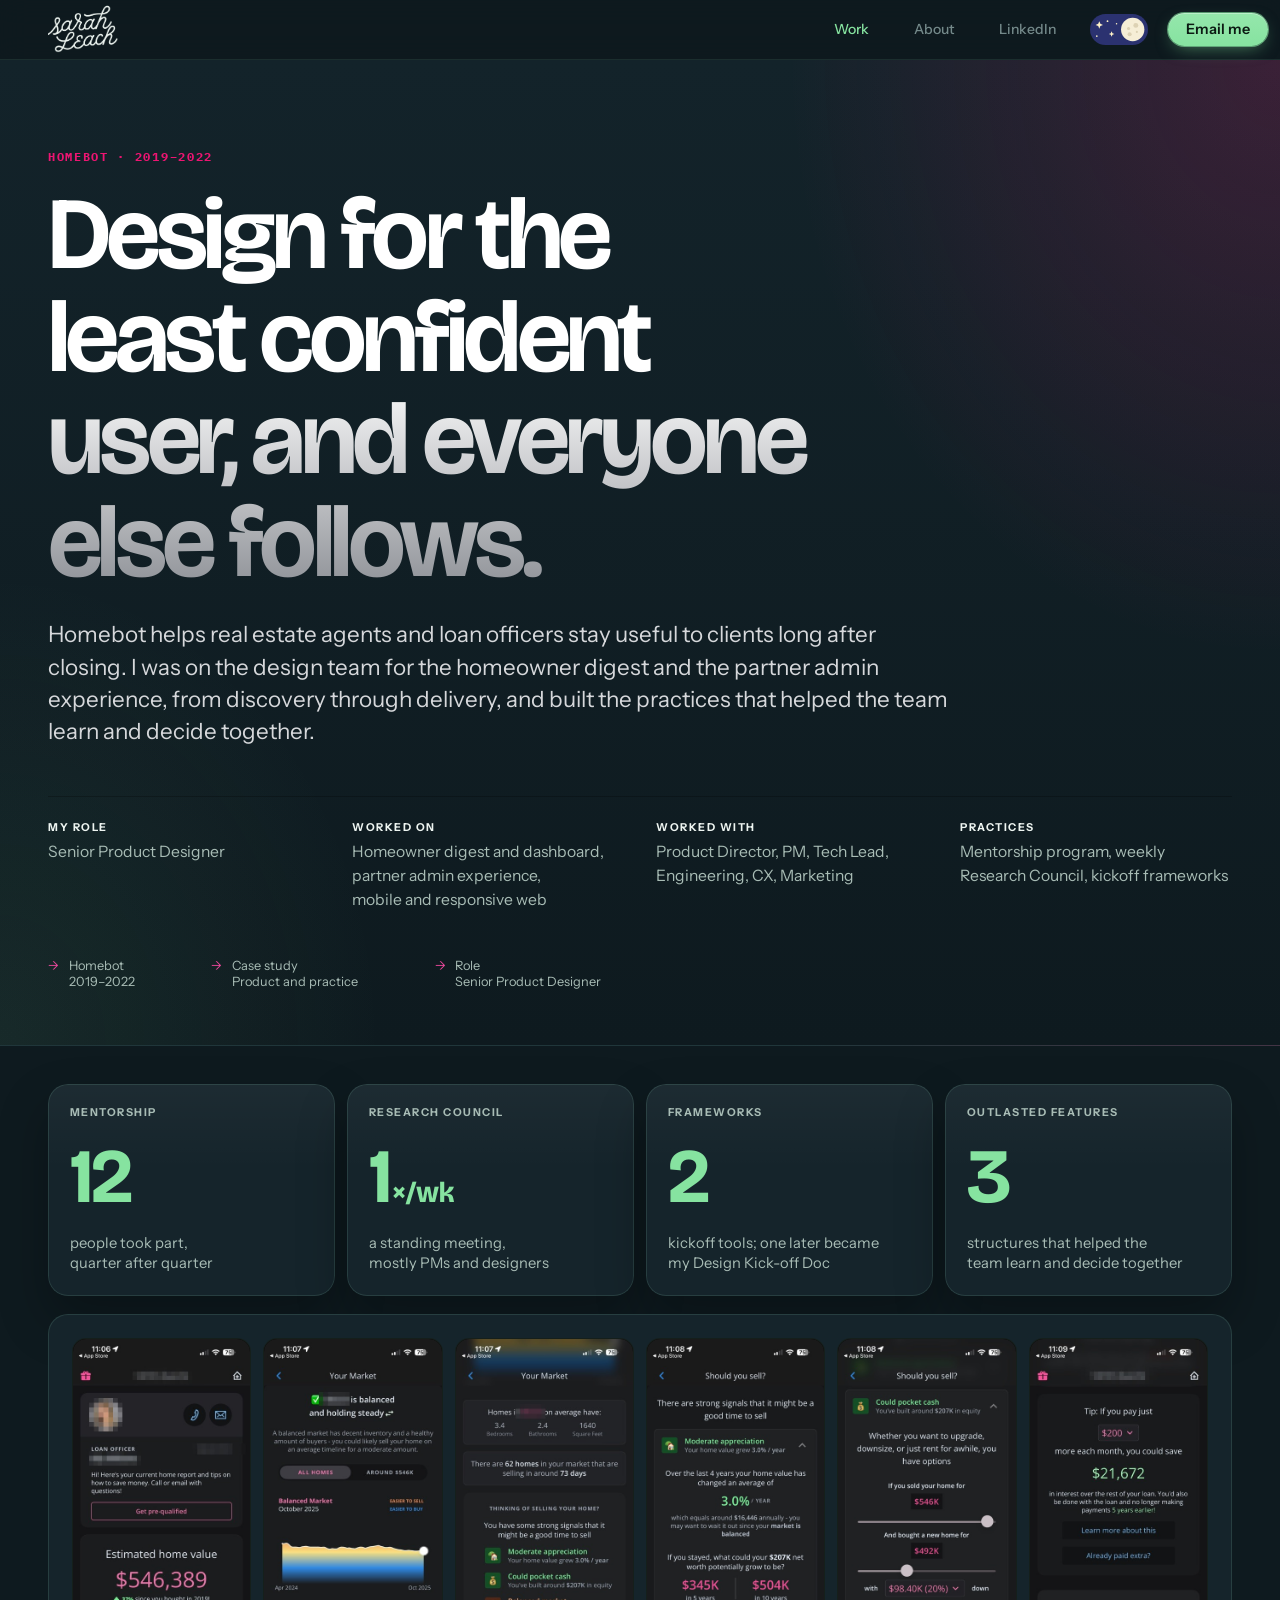
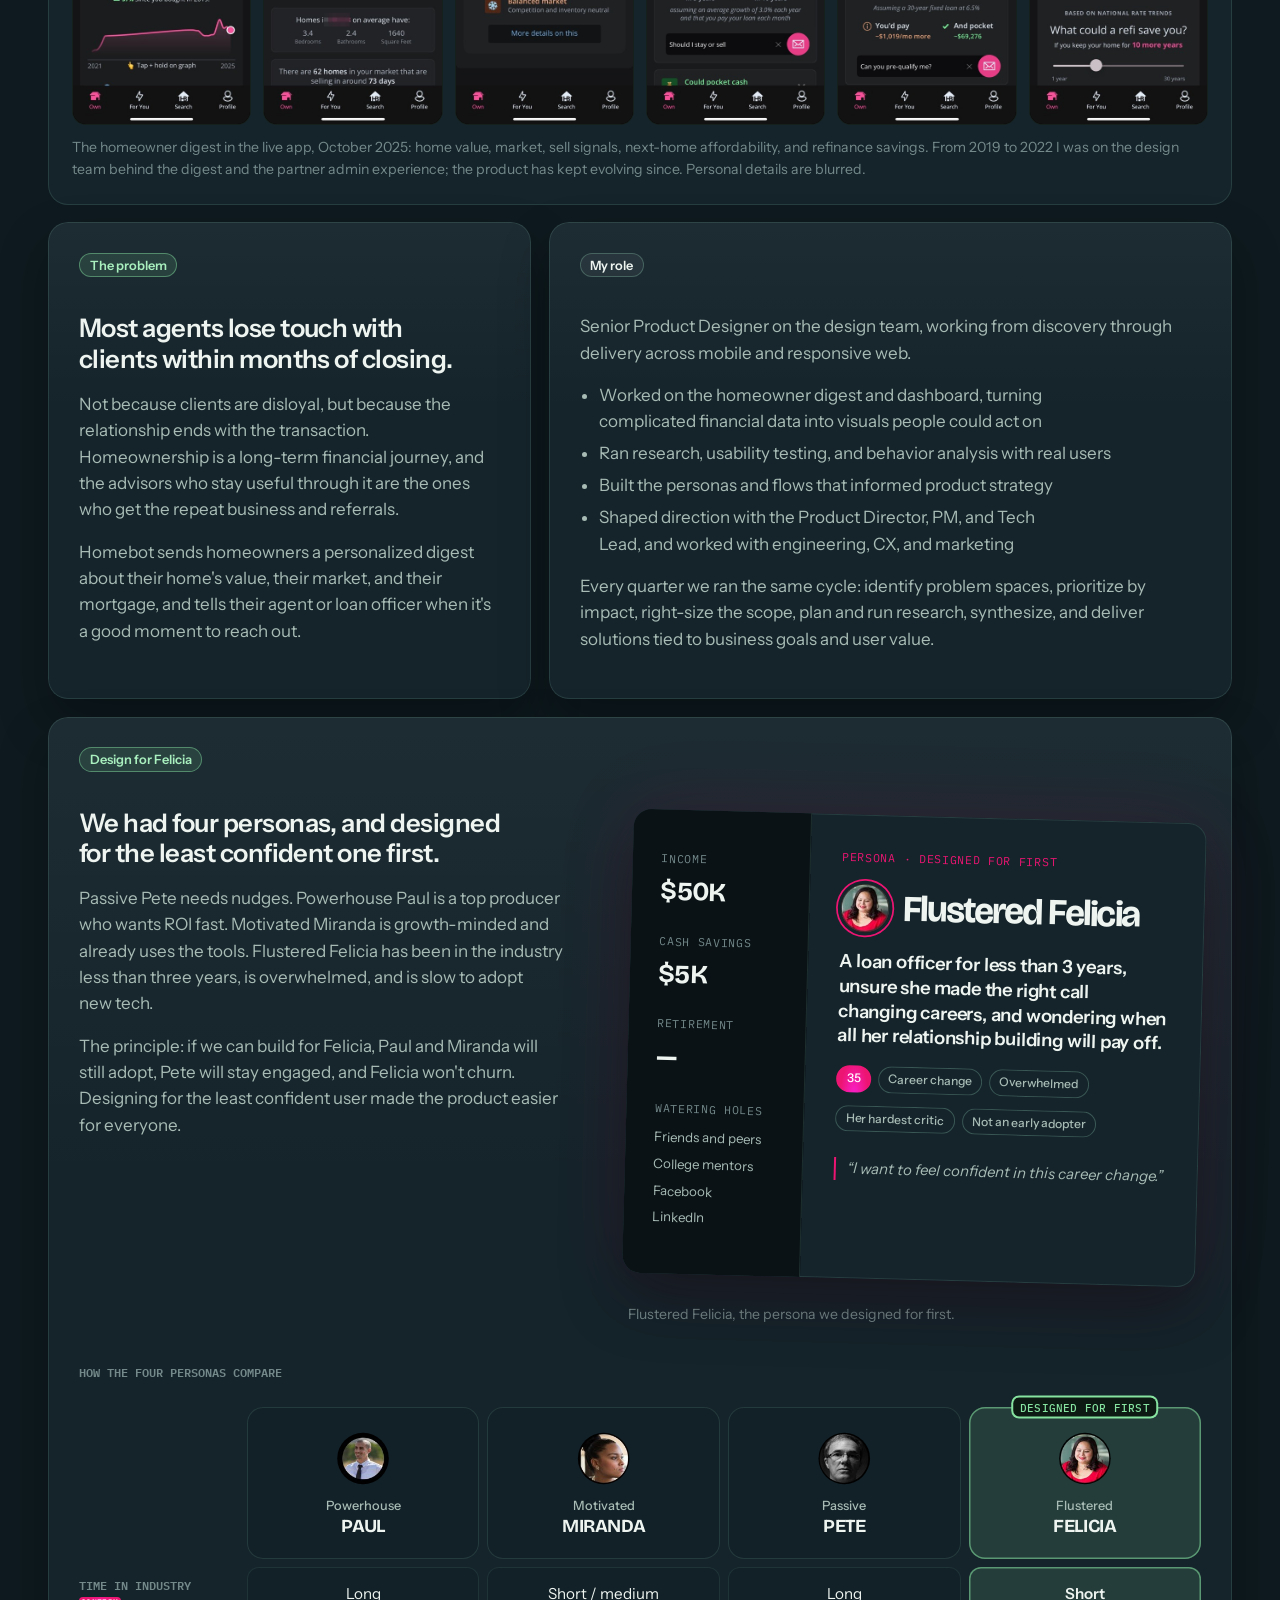
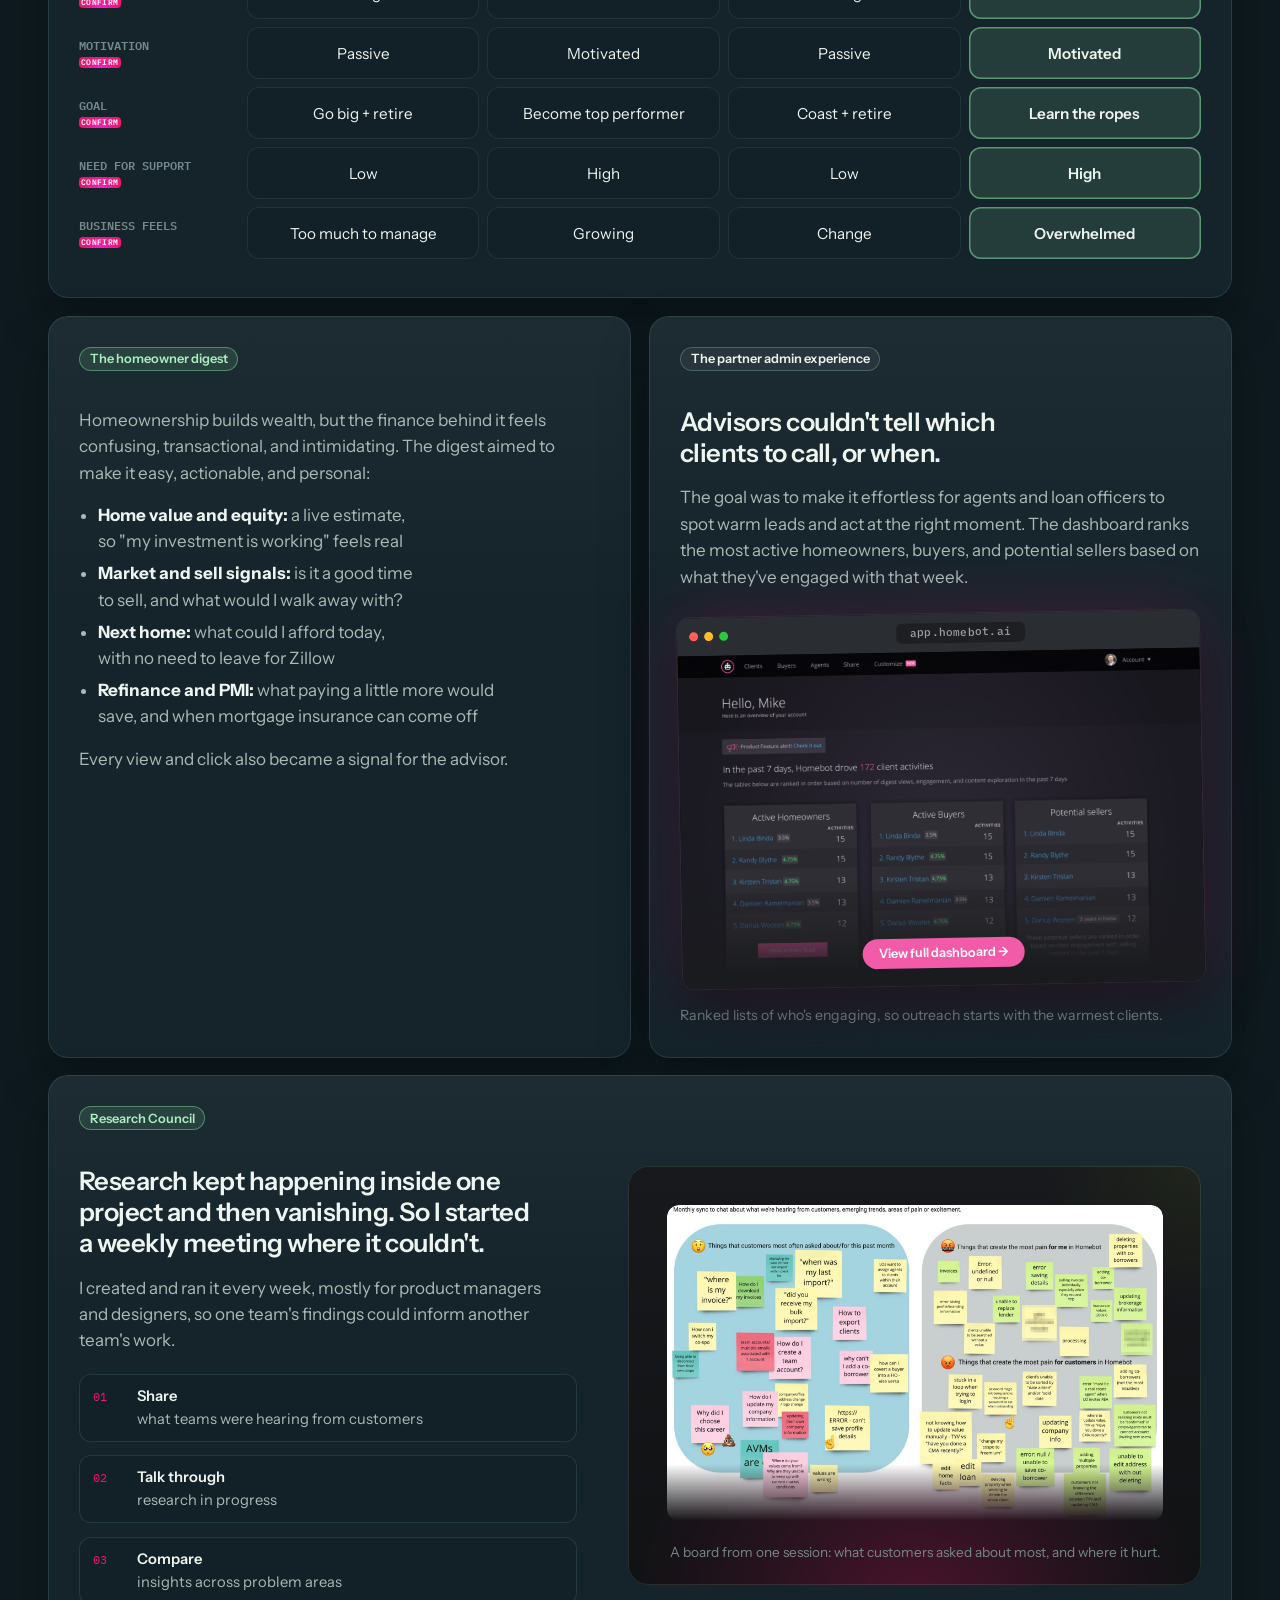
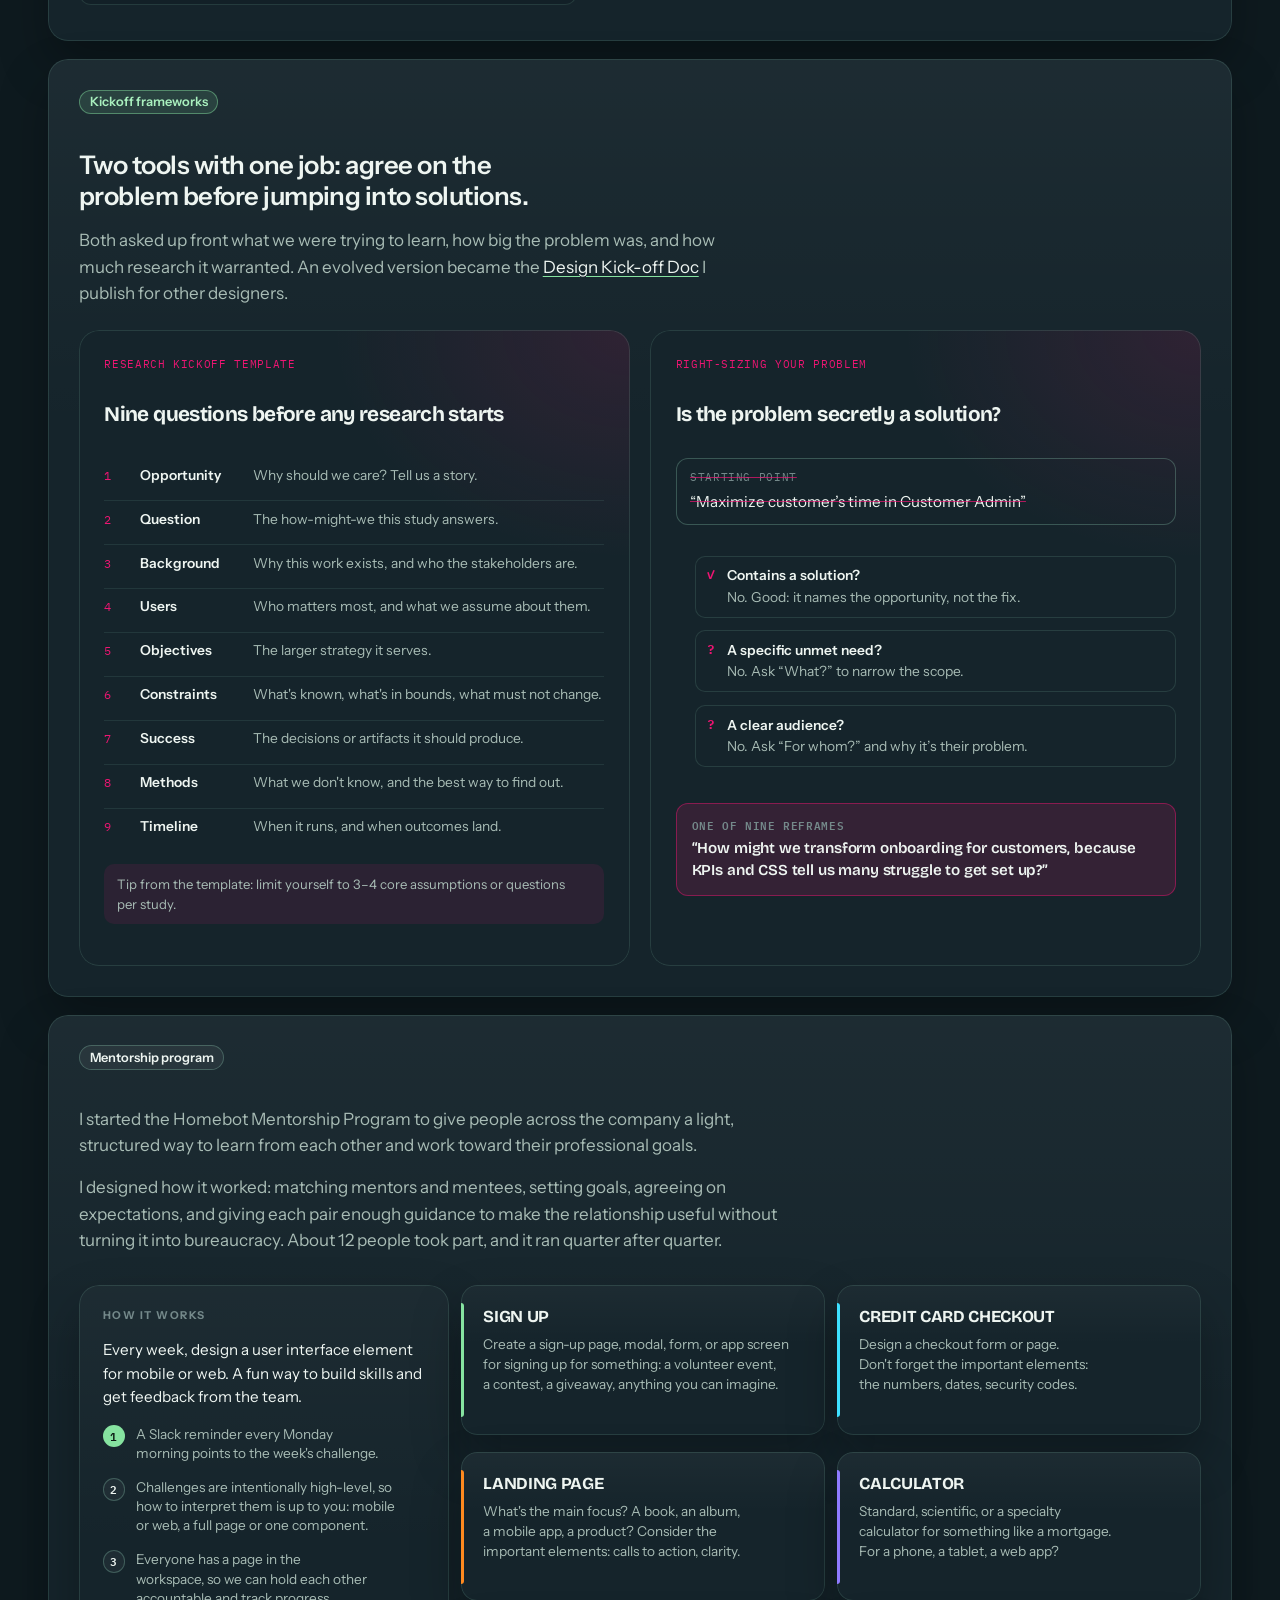
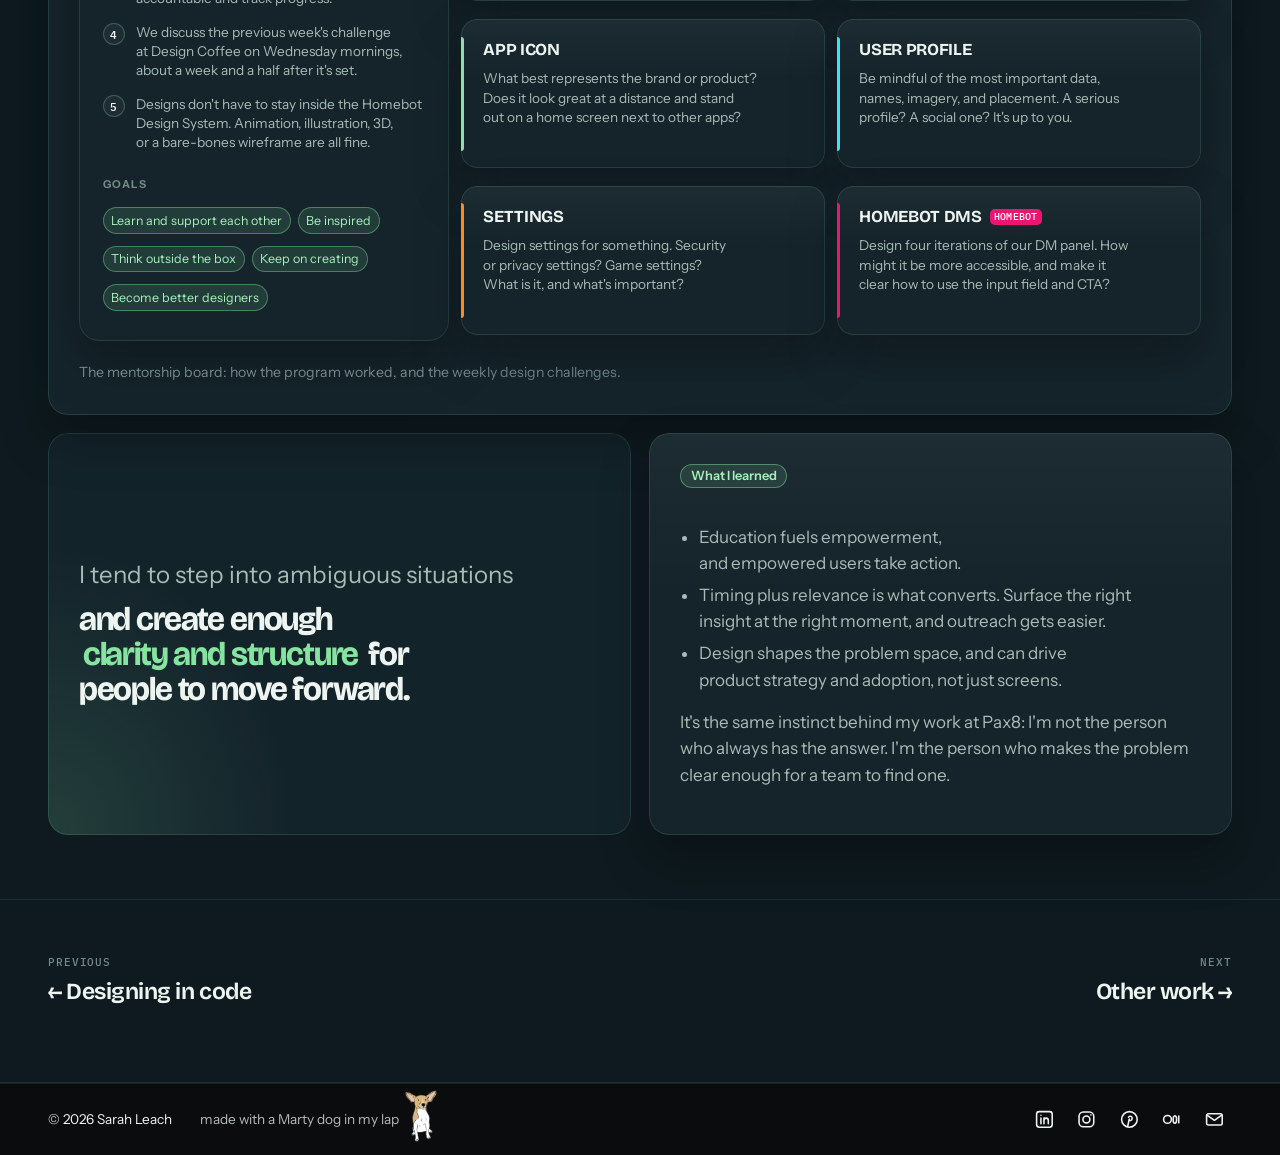
<file: work/homebot.html>
<!doctype html>
<html lang="en">
<head>
  <meta charset="utf-8">
  <meta name="viewport" content="width=device-width, initial-scale=1">
  <title>Homebot — Sarah Leach</title>
  <meta name="description" content="Mentorship and research practices at Homebot.">
  <link rel="icon" href="../assets/favicon.svg?v=4" type="image/svg+xml">
  <link rel="icon" href="../assets/favicon-32.png?v=4" sizes="32x32" type="image/png">
  <link rel="icon" href="../assets/favicon-64.png?v=4" sizes="64x64" type="image/png">
  <link rel="apple-touch-icon" href="../assets/apple-touch-icon.png?v=4">
  <meta property="og:type" content="website">
  <meta property="og:title" content="Homebot — Sarah Leach">
  <meta property="og:description" content="Mentorship and research practices at Homebot.">
  <meta property="og:url" content="https://sarahleach.design/work/homebot.html">
  <meta property="og:image" content="https://sarahleach.design/assets/share.jpg">
  <meta property="og:image:width" content="1200">
  <meta property="og:image:height" content="630">
  <meta name="twitter:card" content="summary_large_image">
  <link rel="preconnect" href="https://fonts.googleapis.com">
  <link rel="preconnect" href="https://fonts.gstatic.com" crossorigin>
  <link href="https://fonts.googleapis.com/css2?family=IBM+Plex+Mono:wght@400;500;600&family=Inter:wght@400;500;600;700&family=Space+Grotesk:wght@500;600;700&display=swap" rel="stylesheet">
  <link rel="stylesheet" href="../styles.css?v=hf188">
  <script src="../theme.js?v=5"></script>
  <script src="../motion.js?v=6" defer></script>
</head>
<body>
  <a class="skip" href="#main">Skip to content</a>
  <header class="site-header">
    <a class="name" href="../">Sarah Leach</a>
    <nav aria-label="Primary">
      <a href="../#work">Work</a>
      <a href="../#about">About</a>
      <a href="https://www.linkedin.com/in/saleach/" target="_blank" rel="noopener">LinkedIn</a>
      <a class="cta" href="mailto:saraha.leach@gmail.com">Email me</a>
    </nav>
  </header>

  <main id="main">
    <section class="cs-hero spread-cover" style="--tone: var(--c-homebot)">
      <p class="eyebrow">Homebot · 2019–2022</p>
      <h1>Design for the least confident user, and everyone else follows.</h1>
      <p class="lede">Homebot helps real estate agents and loan officers stay useful to clients long after closing. I was on the design team for the homeowner digest and the partner admin experience, from discovery through delivery, and built the practices that helped the team learn and decide together.</p>
      <dl class="facts">
        <div><dt>My role</dt><dd>Senior Product Designer</dd></div>
        <div><dt>Worked on</dt><dd>Homeowner digest and dashboard, partner admin experience, mobile and responsive web</dd></div>
        <div><dt>Worked with</dt><dd>Product Director, PM, Tech Lead, Engineering, CX, Marketing</dd></div>
        <div><dt>Practices</dt><dd>Mentorship program, weekly Research Council, kickoff frameworks</dd></div>
      </dl>
      <ul class="cover-meta"><li><span>Homebot</span><span>2019–2022</span></li><li><span>Case study</span><span>Product and practice</span></li><li><span>Role</span><span>Senior Product Designer</span></li></ul>
    </section>
    <div class="cs-body spreads sheet">
      <ul class="stats" aria-label="Homebot at a glance">
        <li class="stat s-rust"><p class="stat-k">Mentorship</p><p class="stat-n">~12</p><p class="stat-l">people took part, quarter after quarter</p></li>
        <li class="stat s-lime"><p class="stat-k">Research Council</p><p class="stat-n">1<small>×/wk</small></p><p class="stat-l">a standing meeting, mostly PMs and designers</p></li>
        <li class="stat s-blue"><p class="stat-k">Frameworks</p><p class="stat-n">2</p><p class="stat-l">kickoff tools; one later became my Design Kick-off Doc</p></li>
        <li class="stat s-ink"><p class="stat-k">Outlasted features</p><p class="stat-n">3</p><p class="stat-l">structures that helped the team learn and decide together</p></li>
      </ul>

      <figure class="phones-strip" style="--span:12">
        <img src="../assets/homebot-mobile-1.jpg?v=2" alt="Homeowner digest on mobile: an agent card above the estimated home value, $546,389, with a value trend." loading="eager" width="415" height="900"><img src="../assets/homebot-mobile-2.jpg?v=2" alt="Your Market: a balanced market with homes selling in about 72 days." loading="eager" width="415" height="900"><img src="../assets/homebot-mobile-3.jpg?v=2" alt="Market details: homes selling, days on market, and signals about whether it is a good time to sell." loading="eager" width="415" height="900"><img src="../assets/homebot-mobile-4.jpg?v=2" alt="Should you sell?: strong signals, with projected cash from a sale." loading="eager" width="415" height="900"><img src="../assets/homebot-mobile-5.jpg?v=2" alt="A slider showing what selling now could buy in a next home." loading="eager" width="415" height="900"><img src="../assets/homebot-mobile-6.jpg?v=2" alt="Refinance savings: paying a little more each month and how much interest it saves." loading="eager" width="415" height="900">
        <figcaption>The homeowner digest in the live app, October 2025: home value, market, sell signals, next-home affordability, and refinance savings. From 2019 to 2022 I was on the design team behind the digest and the partner admin experience; the product has kept evolving since. Personal details are blurred.</figcaption>
      </figure>
      <section class="cs-section spread" id="s-context" style="--span:5">
        <h2>The problem</h2>
        <div class="content">
          <p class="big">Most agents lose touch with clients within months of closing.</p>
          <p>Not because clients are disloyal, but because the relationship ends with the transaction. Homeownership is a long-term financial journey, and the advisors who stay useful through it are the ones who get the repeat business and referrals.</p>
          <p>Homebot sends homeowners a personalized digest about their home's value, their market, and their mortgage, and tells their agent or loan officer when it's a good moment to reach out.</p>
        </div>
      </section>

      <section class="cs-section spread" id="s-role" style="--span:7">
        <h2>My role</h2>
        <div class="content">
          <p>Senior Product Designer on the design team, working from discovery through delivery across mobile and responsive web.</p>
          <ul>
            <li>Worked on the homeowner digest and dashboard, turning complicated financial data into visuals people could act on</li>
            <li>Ran research, usability testing, and behavior analysis with real users</li>
            <li>Built the personas and flows that informed product strategy</li>
            <li>Shaped direction with the Product Director, PM, and Tech Lead, and worked with engineering, CX, and marketing</li>
          </ul>
          <p>Every quarter we ran the same cycle: identify problem spaces, prioritize by impact, right-size the scope, plan and run research, synthesize, and deliver solutions tied to business goals and user value.</p>
        </div>
      </section>

      <section class="cs-section spread" id="s-personas" style="--span:12">
        <h2>Design for Felicia</h2>
        <div class="content">
          <div class="split">
            <div><p class="big">We had four personas, and designed for the least confident one first.</p>
          <p>Passive Pete needs nudges. Powerhouse Paul is a top producer who wants ROI fast. Motivated Miranda is growth-minded and already uses the tools. Flustered Felicia has been in the industry less than three years, is overwhelmed, and is slow to adopt new tech.</p>
          <p>The principle: if we can build for Felicia, Paul and Miranda will still adopt, Pete will stay engaged, and Felicia won't churn. Designing for the least confident user made the product easier for everyone.</p></div>
            <div><figure>
            <div class="persona-card persona-card--cs">
              <div class="pc-side">
                <dl>
                  <div><dt>Income</dt><dd>$50K</dd></div>
                  <div><dt>Cash savings</dt><dd>$5K</dd></div>
                  <div><dt>Retirement</dt><dd><span aria-label="none">&mdash;</span></dd></div>
                </dl>
                <p class="pc-k">Watering holes</p>
                <ul><li>Friends and peers</li><li>College mentors</li><li>Facebook</li><li>LinkedIn</li></ul>
              </div>
              <div class="pc-main">
                <p class="pc-eyebrow">Persona · Designed for first</p>
                <div class="pc-name"><img src="../assets/homebot-felicia-avatar.jpg" alt="" width="78" height="78"><span>Flustered Felicia</span></div>
                <p class="pc-bio">A loan officer for less than 3 years, unsure she made the right call changing careers, and wondering when all her relationship building will pay off.</p>
                <ul class="pc-tags"><li>35</li><li>Career change</li><li>Overwhelmed</li><li>Her hardest critic</li><li>Not an early adopter</li></ul>
                <p class="pc-quote">&ldquo;I want to feel confident in this career change.&rdquo;</p>
              </div>
            </div>
            <figcaption>Flustered Felicia, the persona we designed for first.</figcaption>
          </figure></div>
          </div>
          <div class="persona-wrap">
          <table class="persona-table">
            <caption>How the four personas compare</caption>
            <colgroup><col class="label-col"><col><col><col><col></colgroup>
            <thead>
              <tr>
                <td></td>
                <th scope="col"><img src="../assets/persona-paul.jpg" alt="" width="100" height="100"><span>Powerhouse <b>Paul</b></span></th>
                <th scope="col"><img src="../assets/persona-miranda.jpg" alt="" width="100" height="100"><span>Motivated <b>Miranda</b></span></th>
                <th scope="col"><img src="../assets/persona-pete.jpg" alt="" width="100" height="100"><span>Passive <b>Pete</b></span></th>
                <th scope="col" class="is-focus"><img src="../assets/persona-felicia.jpg" alt="" width="100" height="100"><span>Flustered <b>Felicia</b></span><em>Designed for first</em></th>
              </tr>
            </thead>
            <tbody>
              <tr><th scope="row"><mark class="confirm">Time in industry</mark></th><td>Long</td><td>Short / medium</td><td>Long</td><td class="is-focus">Short</td></tr>
              <tr><th scope="row"><mark class="confirm">Motivation</mark></th><td>Passive</td><td>Motivated</td><td>Passive</td><td class="is-focus">Motivated</td></tr>
              <tr><th scope="row"><mark class="confirm">Goal</mark></th><td>Go big + retire</td><td>Become top performer</td><td>Coast + retire</td><td class="is-focus">Learn the ropes</td></tr>
              <tr><th scope="row"><mark class="confirm">Need for support</mark></th><td>Low</td><td>High</td><td>Low</td><td class="is-focus">High</td></tr>
              <tr><th scope="row"><mark class="confirm">Business feels</mark></th><td>Too much to manage</td><td>Growing</td><td>Change</td><td class="is-focus">Overwhelmed</td></tr>
            </tbody>
          </table>
          </div>
        </div>
      </section>

      <section class="cs-section spread" id="s-digest" style="--span:6">
        <h2>The homeowner digest</h2>
        <div class="content">
          <p>Homeownership builds wealth, but the finance behind it feels confusing, transactional, and intimidating. The digest aimed to make it easy, actionable, and personal:</p>
          <ul>
            <li><strong>Home value and equity:</strong> a live estimate, so "my investment is working" feels real</li>
            <li><strong>Market and sell signals:</strong> is it a good time to sell, and what would I walk away with?</li>
            <li><strong>Next home:</strong> what could I afford today, with no need to leave for Zillow</li>
            <li><strong>Refinance and PMI:</strong> what paying a little more would save, and when mortgage insurance can come off</li>
          </ul>
          <p>Every view and click also became a signal for the advisor.</p>
        </div>
      </section>

      <section class="cs-section spread" id="s-dashboard" style="--span:6">
        <h2>The partner admin experience</h2>
        <div class="content">
          <p class="big">Advisors couldn't tell which clients to call, or when.</p>
          <p>The goal was to make it effortless for agents and loan officers to spot warm leads and act at the right moment. The dashboard ranks the most active homeowners, buyers, and potential sellers based on what they've engaged with that week.</p>
          <figure class="app-shot">
            <div class="app-window"><span class="app-chrome" aria-hidden="true"><i></i><i></i><i></i><b>app.homebot.ai</b></span><a class="app-full" href="../assets/homebot-dashboard.jpg" ><img src="../assets/homebot-dashboard.jpg" alt="Advisor dashboard: in the past 7 days Homebot drove 172 client activities, with ranked lists of active homeowners, active buyers, and potential sellers, plus sponsored agent activity." loading="lazy" width="1345" height="1600"><span class="app-more">View full dashboard &rarr;</span></a></div>
            <figcaption>Ranked lists of who's engaging, so outreach starts with the warmest clients.</figcaption>
          </figure>
        </div>
      </section>

      <section class="cs-section spread" id="s-research-council" style="--span:12">
        <h2>Research Council</h2>
        <div class="content">
          <div class="split">
            <div><p class="big">Research kept happening inside one project and then vanishing. So I started a weekly meeting where it couldn't.</p>
          <p>I created and ran it every week, mostly for product managers and designers, so one team's findings could inform another team's work.</p>
          <ol class="hb-agenda" aria-label="What happened each week">
            <li><b>Share</b><span>what teams were hearing from customers</span></li>
            <li><b>Talk through</b><span>research in progress</span></li>
            <li><b>Compare</b><span>insights across problem areas</span></li>
          </ol></div>
            <div><figure class="stage" style="--st: var(--c-homebot)">
            <img src="../assets/homebot-research-board.jpg?v=2" alt="A shared board of sticky notes grouping what customers asked about and the biggest pain points they mentioned." loading="lazy" width="1800" height="1146">
            <figcaption>A board from one session: what customers asked about most, and where it hurt.</figcaption>
          </figure></div>
          </div>
        </div>
      </section>

      <section class="cs-section spread" id="s-kickoff-frameworks" style="--span:12">
        <h2>Kickoff frameworks</h2>
        <div class="content">
          <p class="big">Two tools with one job: agree on the problem before jumping into solutions.</p>
          <p>Both asked up front what we were trying to learn, how big the problem was, and how much research it warranted. An evolved version became the <a href="https://quesoyouregreat.gumroad.com/l/designtemplate" target="_blank" rel="noopener">Design Kick-off Doc</a> I publish for other designers.</p>
          <div class="hb-fw">
            <figure class="hb-fw-card" aria-label="Research kickoff template">
              <p class="hb-k">Research kickoff template</p>
              <p class="hb-title">Nine questions before any research starts</p>
              <ol class="hb-steps">
                <li><b>Opportunity</b><span>Why should we care? Tell us a story.</span></li>
                <li><b>Question</b><span>The how-might-we this study answers.</span></li>
                <li><b>Background</b><span>Why this work exists, and who the stakeholders are.</span></li>
                <li><b>Users</b><span>Who matters most, and what we assume about them.</span></li>
                <li><b>Objectives</b><span>The larger strategy it serves.</span></li>
                <li><b>Constraints</b><span>What's known, what's in bounds, what must not change.</span></li>
                <li><b>Success</b><span>The decisions or artifacts it should produce.</span></li>
                <li><b>Methods</b><span>What we don't know, and the best way to find out.</span></li>
                <li><b>Timeline</b><span>When it runs, and when outcomes land.</span></li>
              </ol>
              <p class="hb-tip">Tip from the template: limit yourself to 3&ndash;4 core assumptions or questions per study.</p>
            </figure>
            <figure class="hb-fw-card" aria-label="Right-Sizing Your Problem worksheet, with a worked example">
              <p class="hb-k">Right-Sizing Your Problem</p>
              <p class="hb-title">Is the problem secretly a solution?</p>
              <p class="hb-start"><span>Starting point</span>&ldquo;Maximize customer&rsquo;s time in Customer Admin&rdquo;</p>
              <ul class="hb-checks">
                <li class="is-ok"><b>Contains a solution?</b><span>No. Good: it names the opportunity, not the fix.</span></li>
                <li><b>A specific unmet need?</b><span>No. Ask &ldquo;What?&rdquo; to narrow the scope.</span></li>
                <li><b>A clear audience?</b><span>No. Ask &ldquo;For whom?&rdquo; and why it&rsquo;s their problem.</span></li>
              </ul>
              <p class="hb-reframe"><span>One of nine reframes</span>&ldquo;How might we transform onboarding for customers, because KPIs and CSS tell us many struggle to get set up?&rdquo;</p>
            </figure>
          </div>
        </div>
      </section>

      <section class="cs-section spread" id="s-mentorship-program" style="--span:12">
        <h2>Mentorship program</h2>
        <div class="content">
          <div class="board-intro">
            <div><p>I started the Homebot Mentorship Program to give people across the company a light, structured way to learn from each other and work toward their professional goals.</p>
          <p>I designed how it worked: matching mentors and mentees, setting goals, agreeing on expectations, and giving each pair enough guidance to make the relationship useful without turning it into bureaucracy. About 12 people took part, and it ran quarter after quarter.</p></div>
          </div>
          <figure class="board" aria-label="The mentorship board">
            <div class="board-how">
              <p class="board-k">How it works</p>
              <p class="board-lede">Every week, design a user interface element for mobile or web. A fun way to build skills and get feedback from the team.</p>
              <ol class="board-steps">
                <li>A Slack reminder every Monday morning points to the week's challenge.</li>
                <li>Challenges are intentionally high-level, so how to interpret them is up to you: mobile or web, a full page or one component.</li>
                <li>Everyone has a page in the workspace, so we can hold each other accountable and track progress.</li>
                <li>We discuss the previous week's challenge at Design Coffee on Wednesday mornings, about a week and a half after it's set.</li>
                <li>Designs don't have to stay inside the Homebot Design System. Animation, illustration, 3D, or a bare-bones wireframe are all fine.</li>
              </ol>
              <p class="board-k">Goals</p>
              <ul class="board-goals"><li>Learn and support each other</li><li>Be inspired</li><li>Think outside the box</li><li>Keep on creating</li><li>Become better designers</li></ul>
            </div>
            <ol class="board-grid" aria-label="Weekly design challenges">
              <li class="board-card"><b>Sign up</b><p>Create a sign-up page, modal, form, or app screen for signing up for something: a volunteer event, a contest, a giveaway, anything you can imagine.</p></li>
              <li class="board-card"><b>Credit card checkout</b><p>Design a checkout form or page. Don't forget the important elements: the numbers, dates, security codes.</p></li>
              <li class="board-card"><b>Landing page</b><p>What's the main focus? A book, an album, a mobile app, a product? Consider the important elements: calls to action, clarity.</p></li>
              <li class="board-card"><b>Calculator</b><p>Standard, scientific, or a specialty calculator for something like a mortgage. For a phone, a tablet, a web app?</p></li>
              <li class="board-card"><b>App icon</b><p>What best represents the brand or product? Does it look great at a distance and stand out on a home screen next to other apps?</p></li>
              <li class="board-card"><b>User profile</b><p>Be mindful of the most important data, names, imagery, and placement. A serious profile? A social one? It's up to you.</p></li>
              <li class="board-card"><b>Settings</b><p>Design settings for something. Security or privacy settings? Game settings? What is it, and what's important?</p></li>
              <li class="board-card is-home"><b>Homebot DMs</b><p>Design four iterations of our DM panel. How might it be more accessible, and make it clear how to use the input field and CTA?</p></li>
            </ol>
            <figcaption>The mentorship board: how the program worked, and the weekly design challenges.</figcaption>
          </figure>
        </div>
      </section>

      <section style="--span:6" class="cs-slide cs-slide--blue" aria-label="The thread">
        <p class="slide-serif">I tend to step into ambiguous situations</p>
        <p class="slide-caps">and create enough <em>clarity and structure</em> for people to move forward.</p>
      </section>

      <section class="cs-section spread" id="s-learnings" style="--span:6">
        <h2>What I learned</h2>
        <div class="content">
          <ul>
            <li>Education fuels empowerment, and empowered users take action.</li>
            <li>Timing plus relevance is what converts. Surface the right insight at the right moment, and outreach gets easier.</li>
            <li>Design shapes the problem space, and can drive product strategy and adoption, not just screens.</li>
          </ul>
          <p>It's the same instinct behind my work at Pax8: I'm not the person who always has the answer. I'm the person who makes the problem clear enough for a team to find one.</p>
        </div>
      </section>
    </div>
    <nav class="next" aria-label="Next project">
      <a href="designing-in-code.html"><small>Previous</small>← Designing in code</a>
      <a href="archive.html"><small>Next</small>Other work →</a>
    </nav>
  </main>

  <footer class="site-footer ft">
    <div class="ft-bar">
      <span class="ft-copy-mark">&copy; 2026 Sarah Leach</span>
      <span class="ft-joke" tabindex="0">made with a Marty dog in my lap <img class="ft-marty" src="../assets/marty.png" alt="Marty, a small tan-and-white dog with big ears" width="371" height="600" loading="lazy"><span class="ft-pop" role="tooltip"><img src="../assets/marty-lap.jpg" alt="Marty asleep on a blanket next to the laptop showing this site" width="640" height="619" loading="lazy"><span>he really is!</span></span></span>
      <ul class="ft-social" aria-label="Elsewhere">
        <li><a href="https://www.linkedin.com/in/saleach/" aria-label="LinkedIn" target="_blank" rel="noopener"><svg viewBox="0 0 24 24" aria-hidden="true"><rect x="3" y="3" width="18" height="18" rx="3"/><path d="M8 10.5V17M8 7.2v.1M11.5 17v-6.5M11.5 13.2c0-1.6 1-2.7 2.5-2.7s2.5 1 2.5 2.8V17"/></svg></a></li>
        <li><a href="https://www.instagram.com/sarah.wedding.design" aria-label="Instagram" target="_blank" rel="noopener"><svg viewBox="0 0 24 24" aria-hidden="true"><rect x="3.5" y="3.5" width="17" height="17" rx="5"/><circle cx="12" cy="12" r="4"/><path d="M17.2 6.8v.1"/></svg></a></li>
        <li><a href="https://www.pinterest.com/leachasarah/" aria-label="Pinterest" target="_blank" rel="noopener"><svg viewBox="0 0 24 24" aria-hidden="true"><circle cx="12" cy="12" r="9"/><path d="M11 9.5c.6-1.2 2.4-1.6 3.5-.6 1.3 1.2.7 4.1-1.2 4.4-1.1.2-1.8-.6-1.6-1.5M11.8 11.6 10 20"/></svg></a></li>
        <li><a href="https://medium.com/@suresarah" aria-label="Medium" target="_blank" rel="noopener"><svg viewBox="0 0 24 24" aria-hidden="true"><circle cx="7.5" cy="12" r="4.5"/><ellipse cx="16" cy="12" rx="2" ry="4.3"/><path d="M20.5 8v8"/></svg></a></li>
        <li><a href="mailto:saraha.leach@gmail.com" aria-label="Email"><svg viewBox="0 0 24 24" aria-hidden="true"><rect x="3" y="5.5" width="18" height="13" rx="2"/><path d="m3.5 7 8.5 6 8.5-6"/></svg></a></li>
      </ul>
    </div>
  </footer>
</body>
</html>
</file>
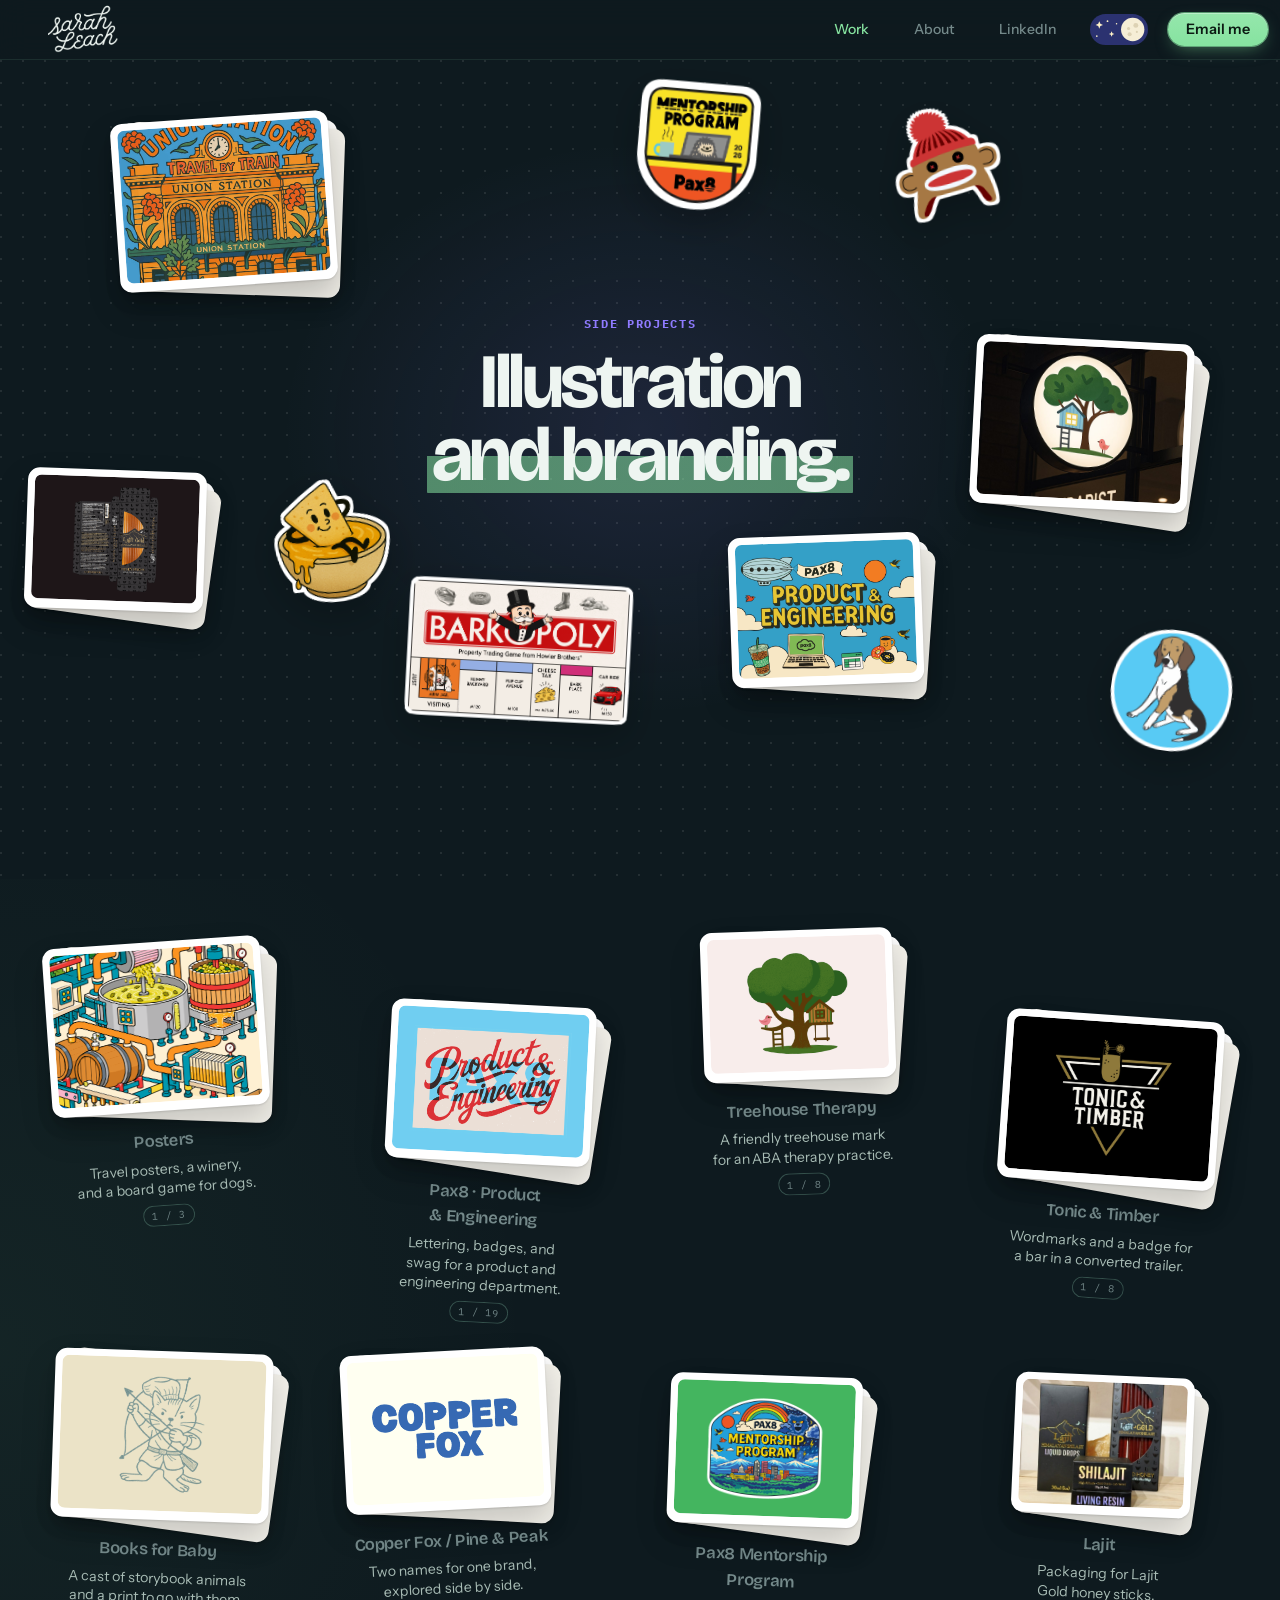
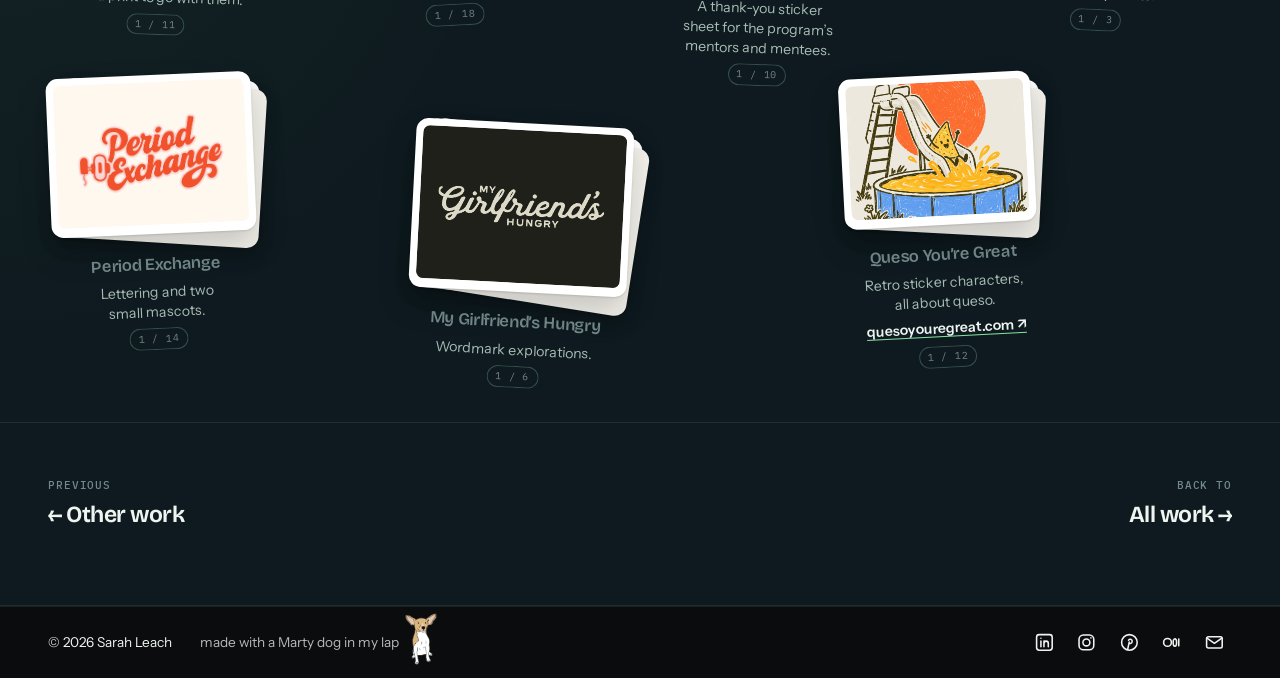
<file: work/illustration.html>
<!doctype html>
<html lang="en">
<head>
  <meta charset="utf-8">
  <meta name="viewport" content="width=device-width, initial-scale=1">
  <title>Illustration and branding — Sarah Leach</title>
  <meta name="description" content="Illustration, lettering, logos, and team swag Sarah Leach makes outside product work.">
  <link rel="icon" href="../assets/favicon.svg?v=4" type="image/svg+xml">
  <link rel="icon" href="../assets/favicon-32.png?v=4" sizes="32x32" type="image/png">
  <link rel="icon" href="../assets/favicon-64.png?v=4" sizes="64x64" type="image/png">
  <link rel="apple-touch-icon" href="../assets/apple-touch-icon.png?v=4">
  <meta property="og:type" content="website">
  <meta property="og:title" content="Illustration and branding — Sarah Leach">
  <meta property="og:description" content="Illustration, lettering, logos, and team swag Sarah Leach makes outside product work.">
  <meta property="og:url" content="https://sarahleach.design/work/illustration.html">
  <meta property="og:image" content="https://sarahleach.design/assets/share.jpg">
  <meta property="og:image:width" content="1200">
  <meta property="og:image:height" content="630">
  <meta name="twitter:card" content="summary_large_image">
  <link rel="preconnect" href="https://fonts.googleapis.com">
  <link rel="preconnect" href="https://fonts.gstatic.com" crossorigin>
  <link href="https://fonts.googleapis.com/css2?family=IBM+Plex+Mono:wght@400;500;600&family=Inter:wght@400;500;600;700&family=Space+Grotesk:wght@500;600;700&display=swap" rel="stylesheet">
  <link rel="stylesheet" href="../styles.css?v=hf188">
  <script src="../theme.js?v=5"></script>
  <script src="../motion.js?v=6" defer></script>
  <script>
    // Each project is a small stack: click it to flip to the next piece.
    document.addEventListener('click', e => {
      const card = e.target.closest('.deck-card');
      if (!card) return;
      const imgs = [...card.querySelectorAll('img')];
      const i = imgs.findIndex(im => !im.hidden);
      const next = (i + 1) % imgs.length;
      imgs[i].hidden = true; imgs[next].hidden = false;
      const count = card.closest('.deck').querySelector('.deck-count');
      if (count) count.textContent = (next + 1) + ' / ' + imgs.length;
    });
  </script>
</head>
<body>
  <a class="skip" href="#main">Skip to content</a>
  <header class="site-header">
    <a class="name" href="../">Sarah Leach</a>
    <nav aria-label="Primary">
      <a href="../#work">Work</a>
      <a href="../#about">About</a>
      <a href="https://www.linkedin.com/in/saleach/" target="_blank" rel="noopener">LinkedIn</a>
      <a class="cta" href="mailto:saraha.leach@gmail.com">Email me</a>
    </nav>
  </header>

  <main id="main">
    <section class="cs-hero ill-canvas" id="ill-canvas" style="--tone: var(--c-illus)">
      <div class="ic-head">
        <p class="eyebrow">Side projects</p>
        <h1>Illustration <mark>and branding.</mark></h1>
      </div>

      <a class="ic-stack" href="#posters" aria-label="Posters" style="--x: 9%; --y: 7%; --w: 17%; --r: -4deg">
        <span class="ic-card"><img src="../assets/ill-union-station-hd.jpg" alt="" loading="lazy"></span>
      </a>
      <a class="ic-stack" href="#treehouse" aria-label="Logos and branding" style="--x: 76%; --y: 34%; --w: 17%; --r: 3deg">
        <span class="ic-card"><img src="../assets/brand-treehouse-sign.jpg" alt="" loading="lazy"></span>
      </a>
      <a class="ic-stack" href="#pax8" aria-label="Team swag" style="--x: 57%; --y: 58%; --w: 15%; --r: -2deg">
        <span class="ic-card"><img src="../assets/brand-pax8-poster.jpg" alt="" loading="lazy"></span>
      </a>
      <a class="ic-stack" href="#lajit" aria-label="Packaging" style="--x: 2%; --y: 50%; --w: 14%; --r: 2deg">
        <span class="ic-card ic-card--dark"><img src="../assets/brand/lajit-03.png" alt="" loading="lazy"></span>
      </a>

      <img class="ic-sticker" src="../assets/mentorship/mentorship-03.png" alt="" aria-hidden="true" style="--x: 50%; --y: 3%; --w: 9%; --r: 5deg">
      <img class="ic-sticker" src="../assets/ill-sock-monkey-cut.png" alt="" aria-hidden="true" style="--x: 70%; --y: 6%; --w: 8%; --r: -8deg">
      <img class="ic-sticker" src="../assets/ill-queso-guy.png" alt="" aria-hidden="true" style="--x: 21%; --y: 50%; --w: 10%; --r: -6deg">
      <img class="ic-sticker ic-sticker--card" src="../assets/ill-barkopoly-cut.png" alt="" aria-hidden="true" style="--x: 32%; --y: 64%; --w: 17%; --r: 3deg">
      <img class="ic-sticker" src="../assets/ill-beagle-rug-cut.png" alt="" aria-hidden="true" style="--x: 87%; --y: 70%; --w: 9%; --r: 8deg">
    </section>
    <section class="ill-decks" aria-label="Projects">
      <figure class="deck" id="posters" style="--x: 4%; --y: 1.1%; --w: 17%; --r: -4deg">
        <button type="button" class="ic-card deck-card" aria-label="Posters: show next of 3">
          <img class="fit-cover" src="../assets/ill-orange-wine.png" alt="Detailed isometric illustration of an orange wine winery with vineyards, barrels, and bottles" loading="lazy">
          <img class="fit-cover" src="../assets/ill-union-station-hd.jpg" alt="Union Station travel poster with the station facade framed by orange flowers" loading="lazy" hidden>
          <img class="fit-contain" style="--bg: var(--sky)" src="../assets/ill-barkopoly-cut.png" alt="Barkopoly, a dog-themed parody of a property trading board game" loading="lazy" hidden>
        </button>
        <figcaption>
          <span class="ic-label">Posters</span>
          <span class="deck-note">Travel posters, a winery, and a board game for dogs.</span>
          <span class="deck-count" aria-live="polite">1 / 3</span>
        </figcaption>
      </figure>
      <figure class="deck" id="pax8" style="--x: 30%; --y: 6.8%; --w: 16%; --r: 3deg">
        <button type="button" class="ic-card deck-card" aria-label="Pax8 · Product &amp; Engineering: show next of 19">
          <img class="fit-contain" style="--bg: #70cef1" src="../assets/ill-pax8-product-engineering.png" alt="Script lettering reading Product &amp; Engineering" loading="lazy">
          <img class="fit-cover" src="../assets/brand-pax8-poster.jpg" alt="Product &amp; Engineering poster with Pax8 laptop, iced coffee, donuts, and a blimp under a blue sky" loading="lazy" hidden>
          <img class="fit-cover" src="../assets/brand/split/pax8badge-01.png?v=2" alt="Product &amp; Engineering badge design" loading="lazy" hidden>
          <img class="fit-cover" src="../assets/brand/split/pax8badge-02.png?v=2" alt="Product &amp; Engineering badge design" loading="lazy" hidden>
          <img class="fit-cover" src="../assets/brand/split/pax8badge-04.png?v=2" alt="Product &amp; Engineering badge design" loading="lazy" hidden>
          <img class="fit-cover" src="../assets/brand/split/pax8badge-09.png?v=2" alt="Product &amp; Engineering badge design" loading="lazy" hidden>
          <img class="fit-cover" src="../assets/brand/split/pax8badge-12.png?v=2" alt="Product &amp; Engineering badge design" loading="lazy" hidden>
          <img class="fit-cover" src="../assets/brand/split/pax8badge-13.png?v=2" alt="Product &amp; Engineering badge design" loading="lazy" hidden>
          <img class="fit-cover" src="../assets/brand/split/pax8badge-14.png?v=2" alt="Product &amp; Engineering badge design" loading="lazy" hidden>
          <img class="fit-cover" src="../assets/brand/split/pax8badge-16.png?v=2" alt="Product &amp; Engineering badge design" loading="lazy" hidden>
          <img class="fit-cover" src="../assets/brand/split/pax8badge-20.png?v=2" alt="Product &amp; Engineering badge design" loading="lazy" hidden>
          <img class="fit-cover" src="../assets/brand/split/pax8badge-21.png?v=2" alt="Product &amp; Engineering badge design" loading="lazy" hidden>
          <img class="fit-cover" src="../assets/brand/split/pax8badge-23.png?v=2" alt="Product &amp; Engineering badge design" loading="lazy" hidden>
          <img class="fit-cover" src="../assets/brand/split/pax8badge-25.png?v=2" alt="Product &amp; Engineering badge design" loading="lazy" hidden>
          <img class="fit-cover" src="../assets/brand/split/pax8badge-27.png?v=2" alt="Product &amp; Engineering badge design" loading="lazy" hidden>
          <img class="fit-cover" src="../assets/brand/split/pax8badge-28.png?v=2" alt="Product &amp; Engineering badge design" loading="lazy" hidden>
          <img class="fit-cover" src="../assets/brand/split/pax8badge-29.png?v=2" alt="Product &amp; Engineering badge design" loading="lazy" hidden>
          <img class="fit-cover" src="../assets/brand/split/pax8badge-30.png?v=2" alt="Product &amp; Engineering badge design" loading="lazy" hidden>
          <img class="fit-cover" src="../assets/brand/split/pax8badge-32.png?v=2" alt="Product &amp; Engineering badge design" loading="lazy" hidden>
        </button>
        <figcaption>
          <span class="ic-label">Pax8 · Product &amp; Engineering</span>
          <span class="deck-note">Lettering, badges, and swag for a product and engineering department.</span>
          <span class="deck-count" aria-live="polite">1 / 19</span>
        </figcaption>
      </figure>
      <figure class="deck" id="pax8-mentorship" style="--x: 52%; --y: 41.7%; --w: 15%; --r: 2deg">
        <button type="button" class="ic-card deck-card" aria-label="Pax8 Mentorship Program: show next of 10">
          <img class="fit-contain" style="--bg: #44b55f" src="../assets/mentorship/mentorship-01.png" alt="Pax8 Mentorship Program badge: a rainbow and a storm cloud bear over a city skyline and snowy mountains" loading="lazy">
          <img class="fit-contain" style="--bg: #44b55f" src="../assets/mentorship/mentorship-02.png" alt="A shaggy yeti holding a Pax8 Mentorship Program sign" loading="lazy" hidden>
          <img class="fit-contain" style="--bg: #44b55f" src="../assets/mentorship/mentorship-03.png" alt="Yellow and orange shield badge: the yeti on a laptop video call next to a steaming mug, dated 2026" loading="lazy" hidden>
          <img class="fit-contain" style="--bg: #44b55f" src="../assets/mentorship/mentorship-04.png" alt="A running number 8 in green PAX sunglasses waving above Mentorship Program in orange capitals" loading="lazy" hidden>
          <img class="fit-contain" style="--bg: #44b55f" src="../assets/mentorship/mentorship-05.png" alt="Pax8 Mentorship Program in blue capitals with a stacked 3D shadow" loading="lazy" hidden>
          <img class="fit-contain" style="--bg: #44b55f" src="../assets/mentorship/mentorship-06.png" alt="Pax8 Mentorship Program in black and white brush script" loading="lazy" hidden>
          <img class="fit-contain" style="--bg: #44b55f" src="../assets/mentorship/mentorship-07.png" alt="Pax8 Mentorship Program in multicolour capitals on a cream card with confetti" loading="lazy" hidden>
          <img class="fit-contain" style="--bg: #44b55f" src="../assets/mentorship/mentorship-08.png" alt="pax8 mentorship program in rounded orange lowercase with sparkles" loading="lazy" hidden>
          <img class="fit-contain" style="--bg: #44b55f" src="../assets/mentorship/mentorship-09.png" alt="Pax8 Mentorship Program in black script lettering" loading="lazy" hidden>
          <img class="fit-contain" style="--bg: #44b55f" src="../assets/mentorship/mentorship-10.png" alt="Pax8 Mentorship in black capitals over a blue Program banner" loading="lazy" hidden>
        </button>
        <figcaption>
          <span class="ic-label">Pax8 Mentorship Program</span>
          <span class="deck-note">A thank-you sticker sheet for the program’s mentors and mentees.</span>
          <span class="deck-count" aria-live="polite">1 / 10</span>
        </figcaption>
      </figure>
      <figure class="deck" id="treehouse" style="--x: 55%; --y: 0.0%; --w: 15%; --r: -2deg">
        <button type="button" class="ic-card deck-card" aria-label="Treehouse Therapy: show next of 8">
          <img class="fit-contain" style="--bg: #f8edeb" src="../assets/brand/treehouse-01.png" alt="Treehouse Therapy logo exploration" loading="lazy">
          <img class="fit-contain" style="--bg: #f8edeb" src="../assets/brand/treehouse-03.png" alt="Treehouse Therapy logo exploration" loading="lazy" hidden>
          <img class="fit-contain" style="--bg: #f8edeb" src="../assets/brand/treehouse-05.png" alt="Treehouse Therapy logo exploration" loading="lazy" hidden>
          <img class="fit-contain" style="--bg: #f8edeb" src="../assets/brand/treehouse-07.png" alt="Treehouse Therapy logo exploration" loading="lazy" hidden>
          <img class="fit-contain" style="--bg: #f8edeb" src="../assets/brand/treehouse-09.png" alt="Treehouse Therapy logo exploration" loading="lazy" hidden>
          <img class="fit-contain" style="--bg: #f8edeb" src="../assets/brand/treehouse-11.png" alt="Treehouse Therapy logo exploration" loading="lazy" hidden>
          <img class="fit-cover" src="../assets/brand-treehouse-sign.jpg" alt="Illuminated round shop sign with the Treehouse Therapy treehouse logo" loading="lazy" hidden>
          <img class="fit-contain" style="--bg: #f8edeb" src="../assets/brand/treehouse-13.png" alt="Treehouse ABA Therapy logo with hand-lettered name" loading="lazy" hidden>
        </button>
        <figcaption>
          <span class="ic-label">Treehouse Therapy</span>
          <span class="deck-note">A friendly treehouse mark for an ABA therapy practice.</span>
          <span class="deck-count" aria-live="polite">1 / 8</span>
        </figcaption>
      </figure>
      <figure class="deck" id="tonic-timber" style="--x: 78%; --y: 7.9%; --w: 17%; --r: 4deg">
        <button type="button" class="ic-card deck-card" aria-label="Tonic &amp; Timber: show next of 8">
          <img class="fit-contain" style="--bg: #000" src="../assets/brand/tonic-05.png" alt="Tonic &amp; Timber wordmark exploration" loading="lazy">
          <img class="fit-contain" style="--bg: #000" src="../assets/brand/tonic-07.png" alt="Tonic &amp; Timber wordmark exploration" loading="lazy" hidden>
          <img class="fit-contain" style="--bg: #000" src="../assets/brand/tonic-09.png" alt="Tonic &amp; Timber wordmark exploration" loading="lazy" hidden>
          <img class="fit-contain" style="--bg: #000" src="../assets/brand/tonic-10.png" alt="Tonic &amp; Timber wordmark exploration" loading="lazy" hidden>
          <img class="fit-contain" style="--bg: #000" src="../assets/brand/tonic-14.png" alt="Tonic &amp; Timber wordmark exploration" loading="lazy" hidden>
          <img class="fit-contain" style="--bg: #000" src="../assets/brand/tonic-15.png" alt="Tonic &amp; Timber wordmark exploration" loading="lazy" hidden>
          <img class="fit-cover" src="../assets/brand-tonic-timber-trailer.jpg" alt="A converted trailer bar with the Tonic &amp; Timber logo on its side" loading="lazy" hidden>
          <img class="fit-contain" style="--bg: #000" src="../assets/brand/tonic-08.png" alt="Tonic &amp; Timber script logo in a black circle" loading="lazy" hidden>
        </button>
        <figcaption>
          <span class="ic-label">Tonic &amp; Timber</span>
          <span class="deck-note">Wordmarks and a badge for a bar in a converted trailer.</span>
          <span class="deck-count" aria-live="polite">1 / 8</span>
        </figcaption>
      </figure>
      <figure class="deck" id="books-for-baby" style="--x: 4%; --y: 39.5%; --w: 17%; --r: 2deg">
        <button type="button" class="ic-card deck-card" aria-label="Books for Baby: show next of 11">
          <img class="fit-contain" style="--bg: #ebe3c7" src="../assets/brand/books-06.png" alt="Storybook animal character" loading="lazy">
          <img class="fit-contain" style="--bg: #ebe3c7" src="../assets/brand/books-08.png" alt="Storybook animal character" loading="lazy" hidden>
          <img class="fit-contain" style="--bg: #ebe3c7" src="../assets/brand/books-10.png" alt="Storybook animal character" loading="lazy" hidden>
          <img class="fit-contain" style="--bg: #ebe3c7" src="../assets/brand/books-16.png" alt="Storybook animal character" loading="lazy" hidden>
          <img class="fit-contain" style="--bg: #ebe3c7" src="../assets/brand/books-22.png" alt="Storybook animal character" loading="lazy" hidden>
          <img class="fit-contain" style="--bg: #ebe3c7" src="../assets/brand/books-24.png" alt="Storybook animal character" loading="lazy" hidden>
          <img class="fit-contain" style="--bg: #ebe3c7" src="../assets/brand/books-26.png" alt="Storybook animal character" loading="lazy" hidden>
          <img class="fit-contain" style="--bg: #ebe3c7" src="../assets/brand/books-28.png" alt="Storybook animal character" loading="lazy" hidden>
          <img class="fit-contain" style="--bg: #ebe3c7" src="../assets/brand/books-32.png" alt="Storybook animal character" loading="lazy" hidden>
          <img class="fit-contain" style="--bg: #ebe3c7" src="../assets/brand/books-34.png" alt="Storybook animal character" loading="lazy" hidden>
          <img class="fit-cover" src="../assets/brand-books-for-baby-print.jpg" alt="Framed Books for Baby print on a nursery shelf" loading="lazy" hidden>
        </button>
        <figcaption>
          <span class="ic-label">Books for Baby</span>
          <span class="deck-note">A cast of storybook animals and a print to go with them.</span>
          <span class="deck-count" aria-live="polite">1 / 11</span>
        </figcaption>
      </figure>
      <figure class="deck" id="copper-fox" style="--x: 27%; --y: 39.5%; --w: 16%; --r: -3deg">
        <button type="button" class="ic-card deck-card" aria-label="Copper Fox / Pine &amp; Peak: show next of 18">
          <img class="fit-contain" style="--bg: #fffff1" src="../assets/brand/split/copperfox-01.png" alt="Copper Fox / Pine &amp; Peak logo exploration" loading="lazy">
          <img class="fit-contain" style="--bg: #fffff1" src="../assets/brand/split/copperfox-02.png" alt="Copper Fox / Pine &amp; Peak logo exploration" loading="lazy" hidden>
          <img class="fit-contain" style="--bg: #fffff1" src="../assets/brand/split/copperfox-03.png" alt="Copper Fox / Pine &amp; Peak logo exploration" loading="lazy" hidden>
          <img class="fit-contain" style="--bg: #fffff1" src="../assets/brand/split/copperfox-04.png" alt="Copper Fox / Pine &amp; Peak logo exploration" loading="lazy" hidden>
          <img class="fit-contain" style="--bg: #fffff1" src="../assets/brand/split/copperfox-05.png" alt="Copper Fox / Pine &amp; Peak logo exploration" loading="lazy" hidden>
          <img class="fit-contain" style="--bg: #fffff1" src="../assets/brand/split/copperfox-06.png" alt="Copper Fox / Pine &amp; Peak logo exploration" loading="lazy" hidden>
          <img class="fit-contain" style="--bg: #fffff1" src="../assets/brand/split/copperfox-07.png" alt="Copper Fox / Pine &amp; Peak logo exploration" loading="lazy" hidden>
          <img class="fit-contain" style="--bg: #fffff1" src="../assets/brand/split/copperfox-08.png" alt="Copper Fox / Pine &amp; Peak logo exploration" loading="lazy" hidden>
          <img class="fit-contain" style="--bg: #fffff1" src="../assets/brand/split/copperfox-09.png" alt="Copper Fox / Pine &amp; Peak logo exploration" loading="lazy" hidden>
          <img class="fit-contain" style="--bg: #fffff1" src="../assets/brand/split/copperfox-10.png" alt="Copper Fox / Pine &amp; Peak logo exploration" loading="lazy" hidden>
          <img class="fit-contain" style="--bg: #fffff1" src="../assets/brand/split/copperfox-11.png" alt="Copper Fox / Pine &amp; Peak logo exploration" loading="lazy" hidden>
          <img class="fit-contain" style="--bg: #fffff1" src="../assets/brand/split/copperfox-12.png" alt="Copper Fox / Pine &amp; Peak logo exploration" loading="lazy" hidden>
          <img class="fit-contain" style="--bg: #fffff1" src="../assets/brand/split/copperfox-13.png" alt="Copper Fox / Pine &amp; Peak logo exploration" loading="lazy" hidden>
          <img class="fit-contain" style="--bg: #fffff1" src="../assets/brand/split/copperfox-14.png" alt="Copper Fox / Pine &amp; Peak logo exploration" loading="lazy" hidden>
          <img class="fit-contain" style="--bg: #fffff1" src="../assets/brand/split/copperfox-15.png" alt="Copper Fox / Pine &amp; Peak logo exploration" loading="lazy" hidden>
          <img class="fit-contain" style="--bg: #fffff1" src="../assets/brand/split/copperfox-16.png" alt="Copper Fox / Pine &amp; Peak logo exploration" loading="lazy" hidden>
          <img class="fit-contain" style="--bg: #fffff1" src="../assets/brand/split/copperfox-17.png" alt="Copper Fox / Pine &amp; Peak logo exploration" loading="lazy" hidden>
          <img class="fit-cover" src="../assets/brand-pine-peak-bags.jpg" alt="Two people holding Pine &amp; Peak paper bags, with a beagle at their feet" loading="lazy" hidden>
        </button>
        <figcaption>
          <span class="ic-label">Copper Fox / Pine &amp; Peak</span>
          <span class="deck-note">Two names for one brand, explored side by side.</span>
          <span class="deck-count" aria-live="polite">1 / 18</span>
        </figcaption>
      </figure>
      <figure class="deck" id="lajit" style="--x: 79%; --y: 41.7%; --w: 14%; --r: 2.5deg">
        <button type="button" class="ic-card deck-card" aria-label="Lajit: show next of 3">
          <img class="fit-cover" src="../assets/brand/lajit-products.jpg" alt="Lajit Gold packaging on a shelf: liquid drops, honey sticks, and a Shilajit living resin box, all black with gold mountain marks" loading="lazy">
          <img class="fit-contain" style="--bg: #1e1618" src="../assets/brand/lajit-03.png" alt="Flat dieline for a black and copper Lajit Gold honey sticks box" loading="lazy" hidden>
          <img class="fit-cover" style="object-position: center 55%" src="../assets/brand/lajit-customer.jpg?v=2" alt="Hands holding the Lajit Gold honey sticks box and a Himalayan Shilajit box" loading="lazy" hidden>
        </button>
        <figcaption>
          <span class="ic-label">Lajit</span>
          <span class="deck-note">Packaging for Lajit Gold honey sticks.</span>
          <span class="deck-count" aria-live="polite">1 / 3</span>
        </figcaption>
      </figure>
      <figure class="deck" id="period-exchange" style="--x: 4%; --y: 69.9%; --w: 16%; --r: -2.5deg">
        <button type="button" class="ic-card deck-card" aria-label="Period Exchange: show next of 14">
          <img class="fit-contain" style="--bg: #fff8ef" src="../assets/brand/split/periodx-01.png" alt="Period Exchange logo and mascot exploration" loading="lazy">
          <img class="fit-contain" style="--bg: #fff8ef" src="../assets/brand/split/periodx-02.png" alt="Period Exchange logo and mascot exploration" loading="lazy" hidden>
          <img class="fit-contain" style="--bg: #fff8ef" src="../assets/brand/split/periodx-03.png" alt="Period Exchange logo and mascot exploration" loading="lazy" hidden>
          <img class="fit-contain" style="--bg: #fff8ef" src="../assets/brand/split/periodx-04.png" alt="Period Exchange logo and mascot exploration" loading="lazy" hidden>
          <img class="fit-contain" style="--bg: #fff8ef" src="../assets/brand/split/periodx-05.png" alt="Period Exchange logo and mascot exploration" loading="lazy" hidden>
          <img class="fit-contain" style="--bg: #fff8ef" src="../assets/brand/split/periodx-06.png" alt="Period Exchange logo and mascot exploration" loading="lazy" hidden>
          <img class="fit-contain" style="--bg: #fff8ef" src="../assets/brand/split/periodx-07.png" alt="Period Exchange logo and mascot exploration" loading="lazy" hidden>
          <img class="fit-contain" style="--bg: #fff8ef" src="../assets/brand/split/periodx-08.png" alt="Period Exchange logo and mascot exploration" loading="lazy" hidden>
          <img class="fit-contain" style="--bg: #fff8ef" src="../assets/brand/split/periodx-09.png" alt="Period Exchange logo and mascot exploration" loading="lazy" hidden>
          <img class="fit-contain" style="--bg: #fff8ef" src="../assets/brand/split/periodx-10.png" alt="Period Exchange logo and mascot exploration" loading="lazy" hidden>
          <img class="fit-contain" style="--bg: #fff8ef" src="../assets/brand/split/periodx-11.png" alt="Period Exchange logo and mascot exploration" loading="lazy" hidden>
          <img class="fit-contain" style="--bg: #fff8ef" src="../assets/brand/split/periodx-12.png" alt="Period Exchange logo and mascot exploration" loading="lazy" hidden>
          <img class="fit-contain" style="--bg: #fff8ef" src="../assets/brand/split/periodx-14.png" alt="Period Exchange logo and mascot exploration" loading="lazy" hidden>
          <img class="fit-contain" style="--bg: #fff8ef" src="../assets/brand/split/periodx-16.png" alt="Period Exchange logo and mascot exploration" loading="lazy" hidden>
        </button>
        <figcaption>
          <span class="ic-label">Period Exchange</span>
          <span class="deck-note">Lettering and two small mascots.</span>
          
          <span class="deck-count" aria-live="polite">1 / 14</span>
        </figcaption>
      </figure>
      <figure class="deck" id="my-girlfriends-hungry" style="--x: 32%; --y: 74.4%; --w: 17%; --r: 3deg">
        <button type="button" class="ic-card deck-card" aria-label="My Girlfriend’s Hungry: show next of 6">
          <img class="fit-contain" style="--bg: #1e2019" src="../assets/brand/mgh-00.png" alt="My Girlfriend&#x27;s Hungry wordmark exploration" loading="lazy">
          <img class="fit-contain" style="--bg: #1e2019" src="../assets/brand/mgh-01.png" alt="My Girlfriend&#x27;s Hungry wordmark exploration" loading="lazy" hidden>
          <img class="fit-contain" style="--bg: #1e2019" src="../assets/brand/mgh-02.png" alt="My Girlfriend&#x27;s Hungry wordmark exploration" loading="lazy" hidden>
          <img class="fit-contain" style="--bg: #1e2019" src="../assets/brand/mgh-03.png" alt="My Girlfriend&#x27;s Hungry wordmark exploration" loading="lazy" hidden>
          <img class="fit-contain" style="--bg: #1e2019" src="../assets/brand/mgh-04.png" alt="My Girlfriend&#x27;s Hungry wordmark exploration" loading="lazy" hidden>
          <img class="fit-contain" style="--bg: #1e2019" src="../assets/brand/mgh-05.png" alt="My Girlfriend&#x27;s Hungry wordmark exploration" loading="lazy" hidden>
        </button>
        <figcaption>
          <span class="ic-label">My Girlfriend’s Hungry</span>
          <span class="deck-note">Wordmark explorations.</span>
          <span class="deck-count" aria-live="polite">1 / 6</span>
        </figcaption>
      </figure>
      <figure class="deck" id="queso" style="--x: 66%; --y: 69.9%; --w: 15%; --r: -3deg">
        <button type="button" class="ic-card deck-card" aria-label="Queso You&rsquo;re Great: show next of 12">
          <img class="fit-cover" style="--bg: #faf6ec" src="../assets/queso/chippy.png" alt="A tortilla chip zooming down a slide into a pool of queso" loading="lazy">
          <img class="fit-contain" style="--bg: #3ab54a" src="../assets/queso/apologize-07.png" alt="Yellow and red Queso You&rsquo;re Great badge: a chip in sunglasses cannonballs off a diving board into queso" loading="lazy" hidden>
          <img class="fit-contain" style="--bg: #1a5bd3" src="../assets/queso/queso2026-02.png" alt="Queso You&rsquo;re Great in orange retro script with a stacked drop shadow" loading="lazy" hidden>
          <img class="fit-contain" style="--bg: #ffd21f" src="../assets/queso/apologize-06.png" alt="Round coral sticker of a chip lounging in queso saying it&rsquo;s cheesy" loading="lazy" hidden>
          <img class="fit-contain" style="--bg: #14bbb0" src="../assets/queso/apologize-14.png" alt="Queso You&rsquo;re Great sign with yellow capitals and red script" loading="lazy" hidden>
          <img class="fit-contain" style="--bg: #f45348" src="../assets/queso/apologize-05.png" alt="Blue Queso You&rsquo;re Great sticker with a chip leaping toward a bowl" loading="lazy" hidden>
          <img class="fit-contain" style="--bg: #93cdf0" src="../assets/queso/queso2026-07.png" alt="Queso You&rsquo;re Great in a chunky yellow and orange serif" loading="lazy" hidden>
          <img class="fit-contain" style="--bg: #1a5bd3" src="../assets/queso/apologize-13.png" alt="Round yellow-rimmed sticker of a cheerful chip in a red bowl" loading="lazy" hidden>
          <img class="fit-contain" style="--bg: #ffd21f" src="../assets/queso/apologize-10.png" alt="Queso You&rsquo;re Great in red handwritten script" loading="lazy" hidden>
          <img class="fit-contain" style="--bg: #14bbb0" src="../assets/queso/apologize-16.png" alt="Round coral badge with Queso You&rsquo;re Great in swirly yellow lettering" loading="lazy" hidden>
          <img class="fit-contain" style="--bg: #fa7615" src="../assets/queso/chip-13.png" alt="Queso You&rsquo;re Great sticker with a sleepy chip in a floral bowl, in cobalt" loading="lazy" hidden>
          <img class="fit-contain" style="--bg: #3ab54a" src="../assets/queso/apologize-18.png" alt="Queso You&rsquo;re Great and Adam Eats a Burrito sticker: a bearded character in a beanie high-fives a chip in a bowl of queso" loading="lazy" hidden>
        </button>
        <figcaption>
          <span class="ic-label">Queso You&rsquo;re Great</span>
          <span class="deck-note">Retro sticker characters, all about queso.</span>
          <a class="deck-link" href="https://quesoyouregreat.com" target="_blank" rel="noopener">quesoyouregreat.com <span aria-hidden="true">&#8599;</span></a>
          <span class="deck-count" aria-live="polite">1 / 12</span>
        </figcaption>
      </figure>
    </section>
    <nav class="next" aria-label="Next project">
      <a href="archive.html"><small>Previous</small>← Other work</a>
      <a href="../"><small>Back to</small>All work →</a>
    </nav>
  </main>

  <footer class="site-footer ft">
    <div class="ft-bar">
      <span class="ft-copy-mark">&copy; 2026 Sarah Leach</span>
      <span class="ft-joke" tabindex="0">made with a Marty dog in my lap <img class="ft-marty" src="../assets/marty.png" alt="Marty, a small tan-and-white dog with big ears" width="371" height="600" loading="lazy"><span class="ft-pop" role="tooltip"><img src="../assets/marty-lap.jpg" alt="Marty asleep on a blanket next to the laptop showing this site" width="640" height="619" loading="lazy"><span>he really is!</span></span></span>
      <ul class="ft-social" aria-label="Elsewhere">
        <li><a href="https://www.linkedin.com/in/saleach/" aria-label="LinkedIn" target="_blank" rel="noopener"><svg viewBox="0 0 24 24" aria-hidden="true"><rect x="3" y="3" width="18" height="18" rx="3"/><path d="M8 10.5V17M8 7.2v.1M11.5 17v-6.5M11.5 13.2c0-1.6 1-2.7 2.5-2.7s2.5 1 2.5 2.8V17"/></svg></a></li>
        <li><a href="https://www.instagram.com/sarah.wedding.design" aria-label="Instagram" target="_blank" rel="noopener"><svg viewBox="0 0 24 24" aria-hidden="true"><rect x="3.5" y="3.5" width="17" height="17" rx="5"/><circle cx="12" cy="12" r="4"/><path d="M17.2 6.8v.1"/></svg></a></li>
        <li><a href="https://www.pinterest.com/leachasarah/" aria-label="Pinterest" target="_blank" rel="noopener"><svg viewBox="0 0 24 24" aria-hidden="true"><circle cx="12" cy="12" r="9"/><path d="M11 9.5c.6-1.2 2.4-1.6 3.5-.6 1.3 1.2.7 4.1-1.2 4.4-1.1.2-1.8-.6-1.6-1.5M11.8 11.6 10 20"/></svg></a></li>
        <li><a href="https://medium.com/@suresarah" aria-label="Medium" target="_blank" rel="noopener"><svg viewBox="0 0 24 24" aria-hidden="true"><circle cx="7.5" cy="12" r="4.5"/><ellipse cx="16" cy="12" rx="2" ry="4.3"/><path d="M20.5 8v8"/></svg></a></li>
        <li><a href="mailto:saraha.leach@gmail.com" aria-label="Email"><svg viewBox="0 0 24 24" aria-hidden="true"><rect x="3" y="5.5" width="18" height="13" rx="2"/><path d="m3.5 7 8.5 6 8.5-6"/></svg></a></li>
      </ul>
    </div>
  </footer>
</body>
</html>
</file>
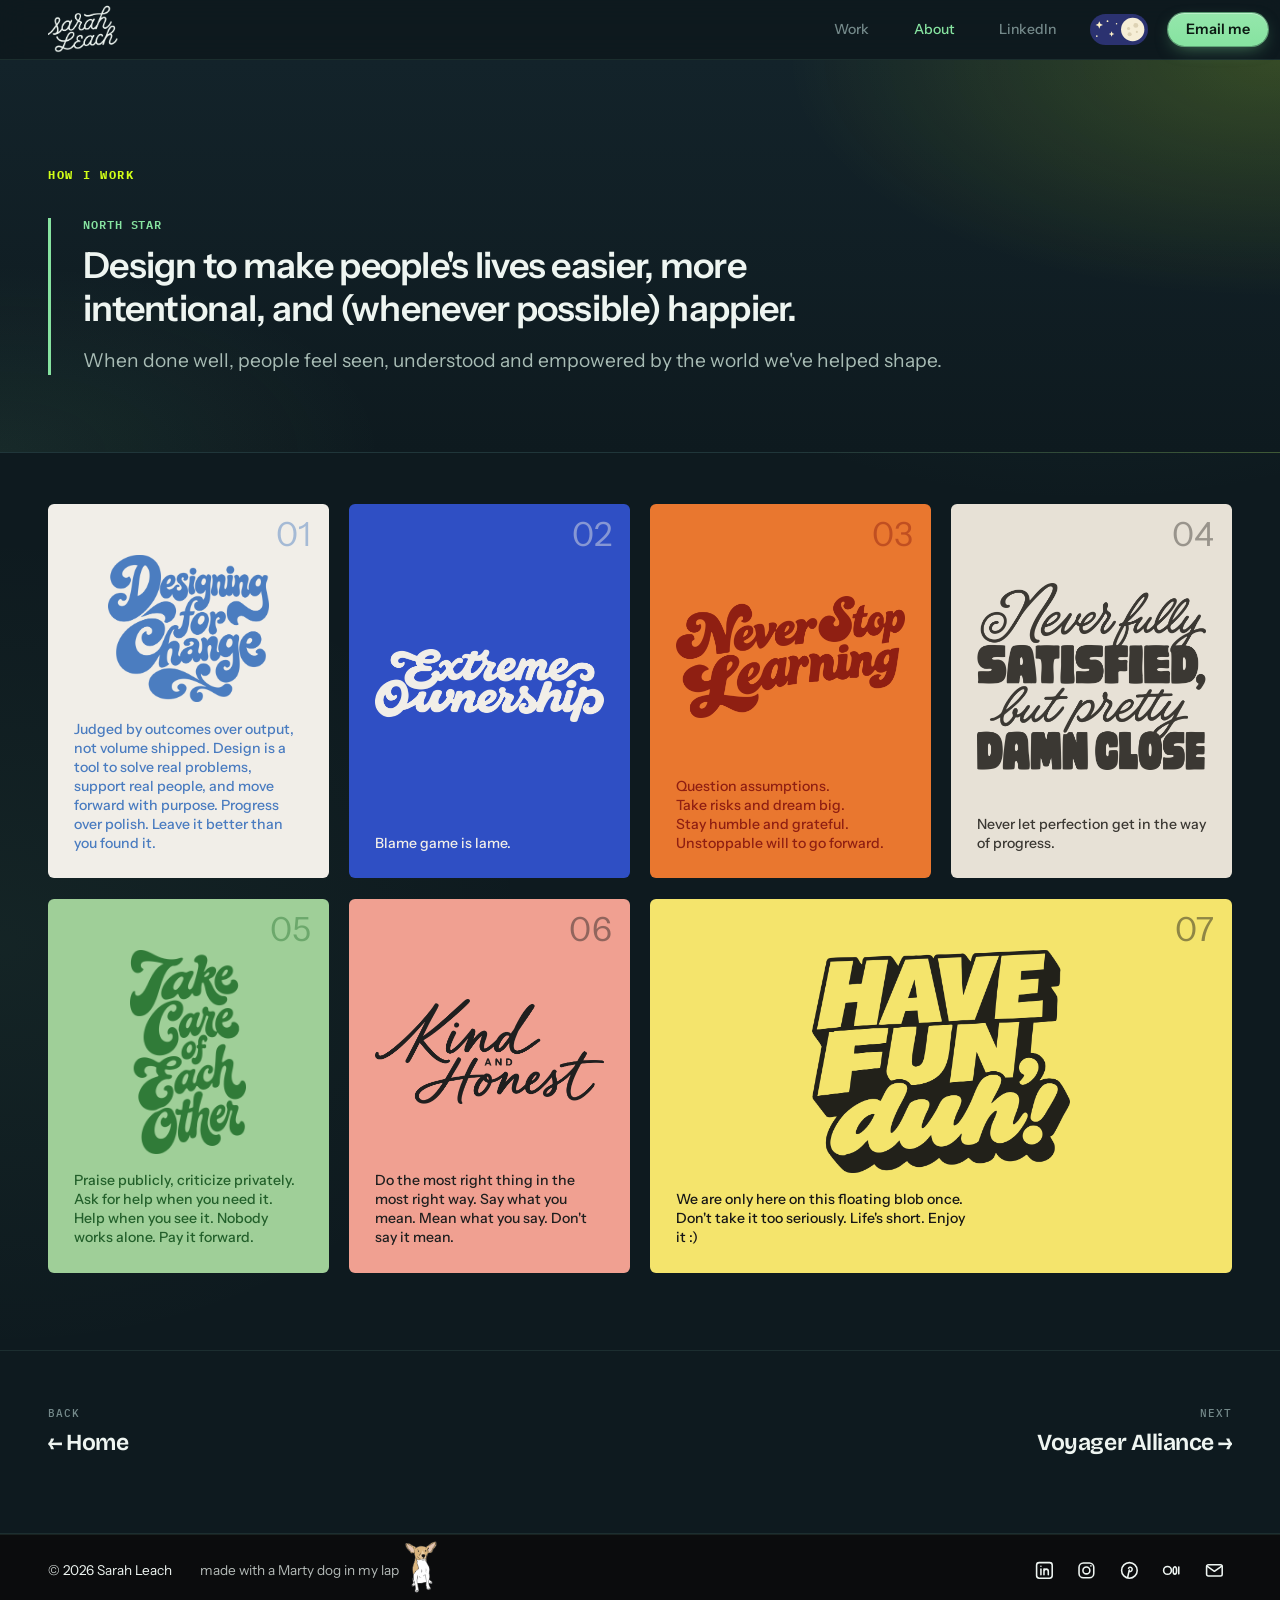
<file: work/principles.html>
<!doctype html>
<html lang="en">
<head>
  <meta charset="utf-8">
  <meta name="viewport" content="width=device-width, initial-scale=1">
  <title>Principles — Sarah Leach</title>
  <meta name="description" content="My North Star and seven principles for how I design and work.">
  <link rel="icon" href="../assets/favicon.svg?v=4" type="image/svg+xml">
  <link rel="icon" href="../assets/favicon-32.png?v=4" sizes="32x32" type="image/png">
  <link rel="icon" href="../assets/favicon-64.png?v=4" sizes="64x64" type="image/png">
  <link rel="apple-touch-icon" href="../assets/apple-touch-icon.png?v=4">
  <meta property="og:type" content="website">
  <meta property="og:title" content="Principles — Sarah Leach">
  <meta property="og:description" content="My North Star and seven principles for how I design and work.">
  <meta property="og:url" content="https://sarahleach.design/work/principles.html">
  <meta property="og:image" content="https://sarahleach.design/assets/share.jpg">
  <meta property="og:image:width" content="1200">
  <meta property="og:image:height" content="630">
  <meta name="twitter:card" content="summary_large_image">
  <link rel="preconnect" href="https://fonts.googleapis.com">
  <link rel="preconnect" href="https://fonts.gstatic.com" crossorigin>
  <link href="https://fonts.googleapis.com/css2?family=Anton&family=Instrument+Serif:ital@0;1&family=IBM+Plex+Mono:wght@400;500;600&family=Inter:wght@400;500;600;700&family=Space+Grotesk:wght@500;600;700&display=swap" rel="stylesheet">
  <link rel="stylesheet" href="../styles.css?v=hf188">
  <script src="../theme.js?v=5"></script>
  <script src="../motion.js?v=6" defer></script>
</head>
<body>
  <a class="skip" href="#main">Skip to content</a>
  <header class="site-header">
    <a class="name" href="../">Sarah Leach</a>
    <nav aria-label="Primary">
      <a href="../#work">Work</a>
      <a href="../#about" aria-current="page">About</a>
      <a href="https://www.linkedin.com/in/saleach/" target="_blank" rel="noopener">LinkedIn</a>
      <a class="cta" href="mailto:saraha.leach@gmail.com">Email me</a>
    </nav>
  </header>

  <main id="main">
    <section class="cs-hero pg-hero" style="--tone: var(--c-intro)">
      <p class="eyebrow">How I work</p>
      <h1 class="visually-hidden">Principles</h1>
      <div class="pg-north">
        <p class="pg-north-label">North Star</p>
        <p class="pg-north-big">Design to make people's lives easier, more intentional, and (whenever possible) happier.</p>
        <p class="pg-north-sub">When done well, people feel seen, understood and empowered by the world we've helped shape.</p>
      </div>
    </section>

    <ol class="pg-grid">
      <li class="pg-card pg-1" id="p1">
        <span class="pg-num">01</span>
        <span class="pg-art" style="--art: url(assets/principles/p1-designing-for-change.png?v=2)" aria-hidden="true"></span>
        <h2 class="visually-hidden">Designing for change.</h2>
        <p>Judged by outcomes over output, not volume shipped. Design is a tool to solve real problems, support real people, and move forward with purpose. Progress over polish. Leave it better than you found it.</p>
      </li>
      <li class="pg-card pg-2" id="p2">
        <span class="pg-num">02</span>
        <span class="pg-art" style="--art: url(assets/principles/p2-extreme-ownership.png)" aria-hidden="true"></span>
        <h2 class="visually-hidden">Extreme<br>owner&shy;ship</h2>
        <p>Blame game is lame.</p>
      </li>
      <li class="pg-card pg-3" id="p3">
        <span class="pg-num">03</span>
        <span class="pg-art" style="--art: url(assets/principles/p3-never-stop-learning.png)" aria-hidden="true"></span>
        <h2 class="visually-hidden">Never stop learning.</h2>
        <p>Question assumptions.<br> Take risks and dream big.<br> Stay humble and grateful. Unstoppable will to go forward.</p>
      </li>
      <li class="pg-card pg-4" id="p4">
        <span class="pg-num">04</span>
        <span class="pg-art" style="--art: url(assets/principles/p4-never-fully-satisfied.png)" aria-hidden="true"></span>
        <h2 class="visually-hidden"><span>Never fully</span> <span>satisfied,</span> <span>but pretty damn close.</span></h2>
        <p>Never let perfection get in the way of progress.</p>
      </li>
      <li class="pg-card pg-5" id="p5">
        <span class="pg-num">05</span>
        <span class="pg-art" style="--art: url(assets/principles/p5-take-care.png)" aria-hidden="true"></span>
        <h2 class="visually-hidden"><span>Take</span> <span>care</span> <span>of</span> <span>each</span> <span>other</span></h2>
        <p>Praise publicly, criticize privately. Ask for help when you need it. Help when you see it. Nobody works alone. Pay it forward.</p>
      </li>
      <li class="pg-card pg-6" id="p6">
        <span class="pg-num">06</span>
        <span class="pg-art" style="--art: url(assets/principles/p6-kind-and-honest.png)" aria-hidden="true"></span>
        <h2 class="visually-hidden">Kind and honest</h2>
        <p>Do the most right thing in the most right way. Say what you mean. Mean what you say. Don't say it mean.</p>
      </li>
      <li class="pg-card pg-7" id="p7">
        <span class="pg-num">07</span>
        <span class="pg-art" style="--art: url(assets/principles/p7-have-fun.png)" aria-hidden="true"></span>
        <h2 class="visually-hidden">Have fun, duh.</h2>
        <p>We are only here on this floating blob once. Don't take it too seriously. Life's short. Enjoy it :)</p>
      </li>
    </ol>

    <nav class="next" aria-label="Next">
      <a href="../"><small>Back</small>← Home</a>
      <a href="voyager-alliance.html"><small>Next</small>Voyager Alliance →</a>
    </nav>
  </main>

  <footer class="site-footer ft">
    <div class="ft-bar">
      <span class="ft-copy-mark">&copy; 2026 Sarah Leach</span>
      <span class="ft-joke" tabindex="0">made with a Marty dog in my lap <img class="ft-marty" src="../assets/marty.png" alt="Marty, a small tan-and-white dog with big ears" width="371" height="600" loading="lazy"><span class="ft-pop" role="tooltip"><img src="../assets/marty-lap.jpg" alt="Marty asleep on a blanket next to the laptop showing this site" width="640" height="619" loading="lazy"><span>he really is!</span></span></span>
      <ul class="ft-social" aria-label="Elsewhere">
        <li><a href="https://www.linkedin.com/in/saleach/" aria-label="LinkedIn" target="_blank" rel="noopener"><svg viewBox="0 0 24 24" aria-hidden="true"><rect x="3" y="3" width="18" height="18" rx="3"/><path d="M8 10.5V17M8 7.2v.1M11.5 17v-6.5M11.5 13.2c0-1.6 1-2.7 2.5-2.7s2.5 1 2.5 2.8V17"/></svg></a></li>
        <li><a href="https://www.instagram.com/sarah.wedding.design" aria-label="Instagram" target="_blank" rel="noopener"><svg viewBox="0 0 24 24" aria-hidden="true"><rect x="3.5" y="3.5" width="17" height="17" rx="5"/><circle cx="12" cy="12" r="4"/><path d="M17.2 6.8v.1"/></svg></a></li>
        <li><a href="https://www.pinterest.com/leachasarah/" aria-label="Pinterest" target="_blank" rel="noopener"><svg viewBox="0 0 24 24" aria-hidden="true"><circle cx="12" cy="12" r="9"/><path d="M11 9.5c.6-1.2 2.4-1.6 3.5-.6 1.3 1.2.7 4.1-1.2 4.4-1.1.2-1.8-.6-1.6-1.5M11.8 11.6 10 20"/></svg></a></li>
        <li><a href="https://medium.com/@suresarah" aria-label="Medium" target="_blank" rel="noopener"><svg viewBox="0 0 24 24" aria-hidden="true"><circle cx="7.5" cy="12" r="4.5"/><ellipse cx="16" cy="12" rx="2" ry="4.3"/><path d="M20.5 8v8"/></svg></a></li>
        <li><a href="mailto:saraha.leach@gmail.com" aria-label="Email"><svg viewBox="0 0 24 24" aria-hidden="true"><rect x="3" y="5.5" width="18" height="13" rx="2"/><path d="m3.5 7 8.5 6 8.5-6"/></svg></a></li>
      </ul>
    </div>
  </footer>
</body>
</html>
</file>
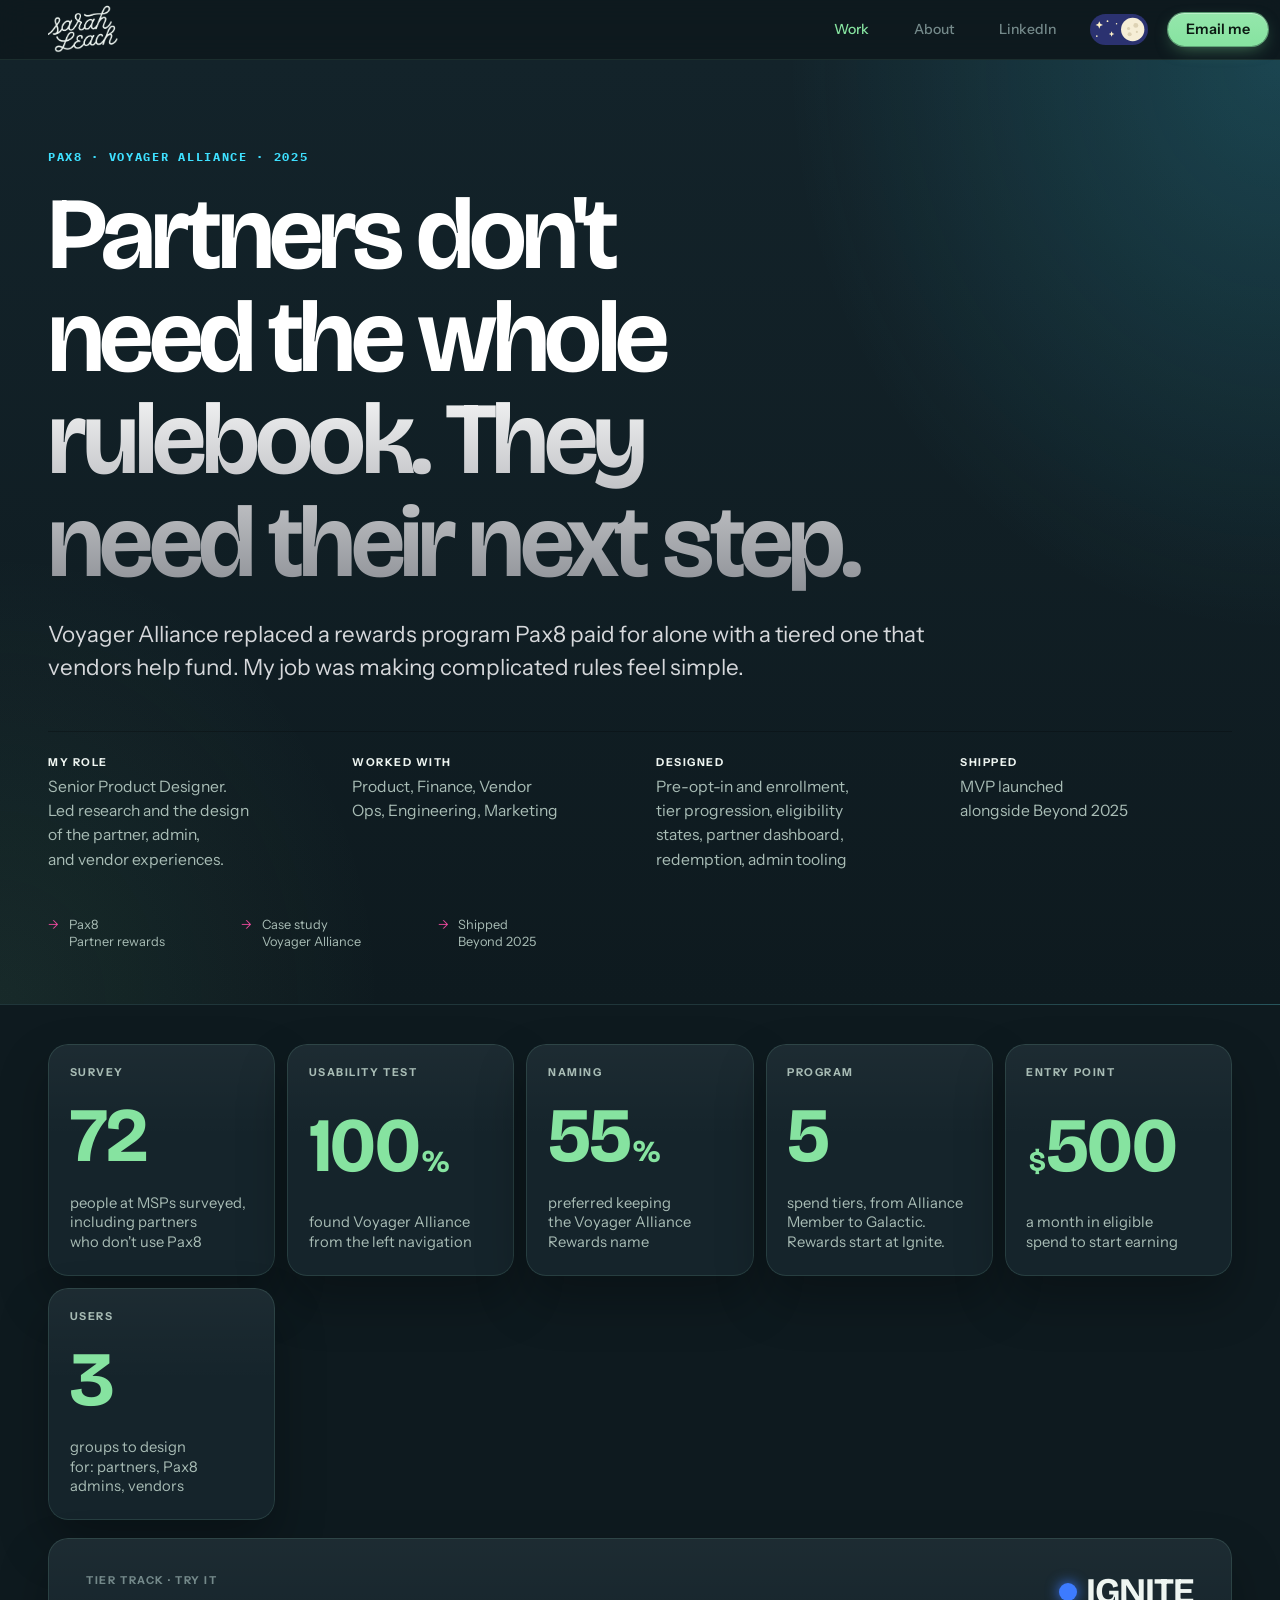
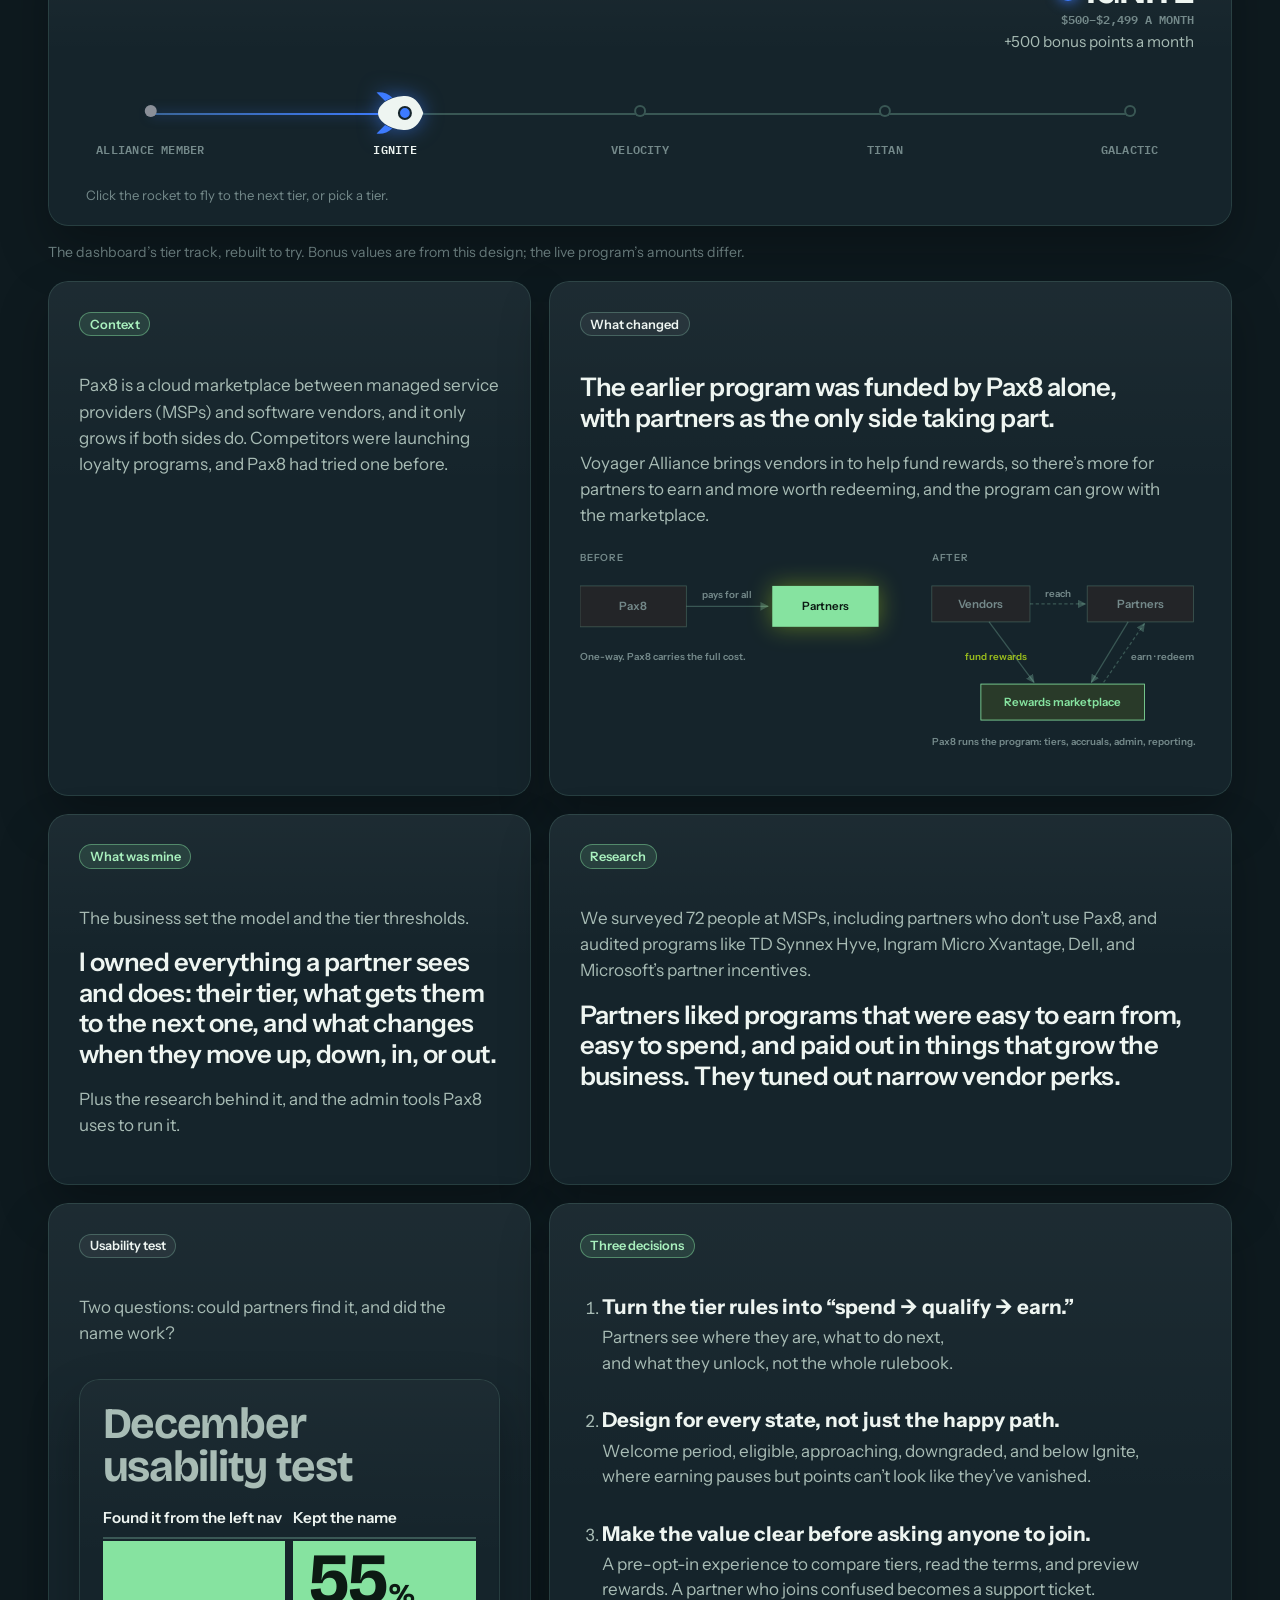
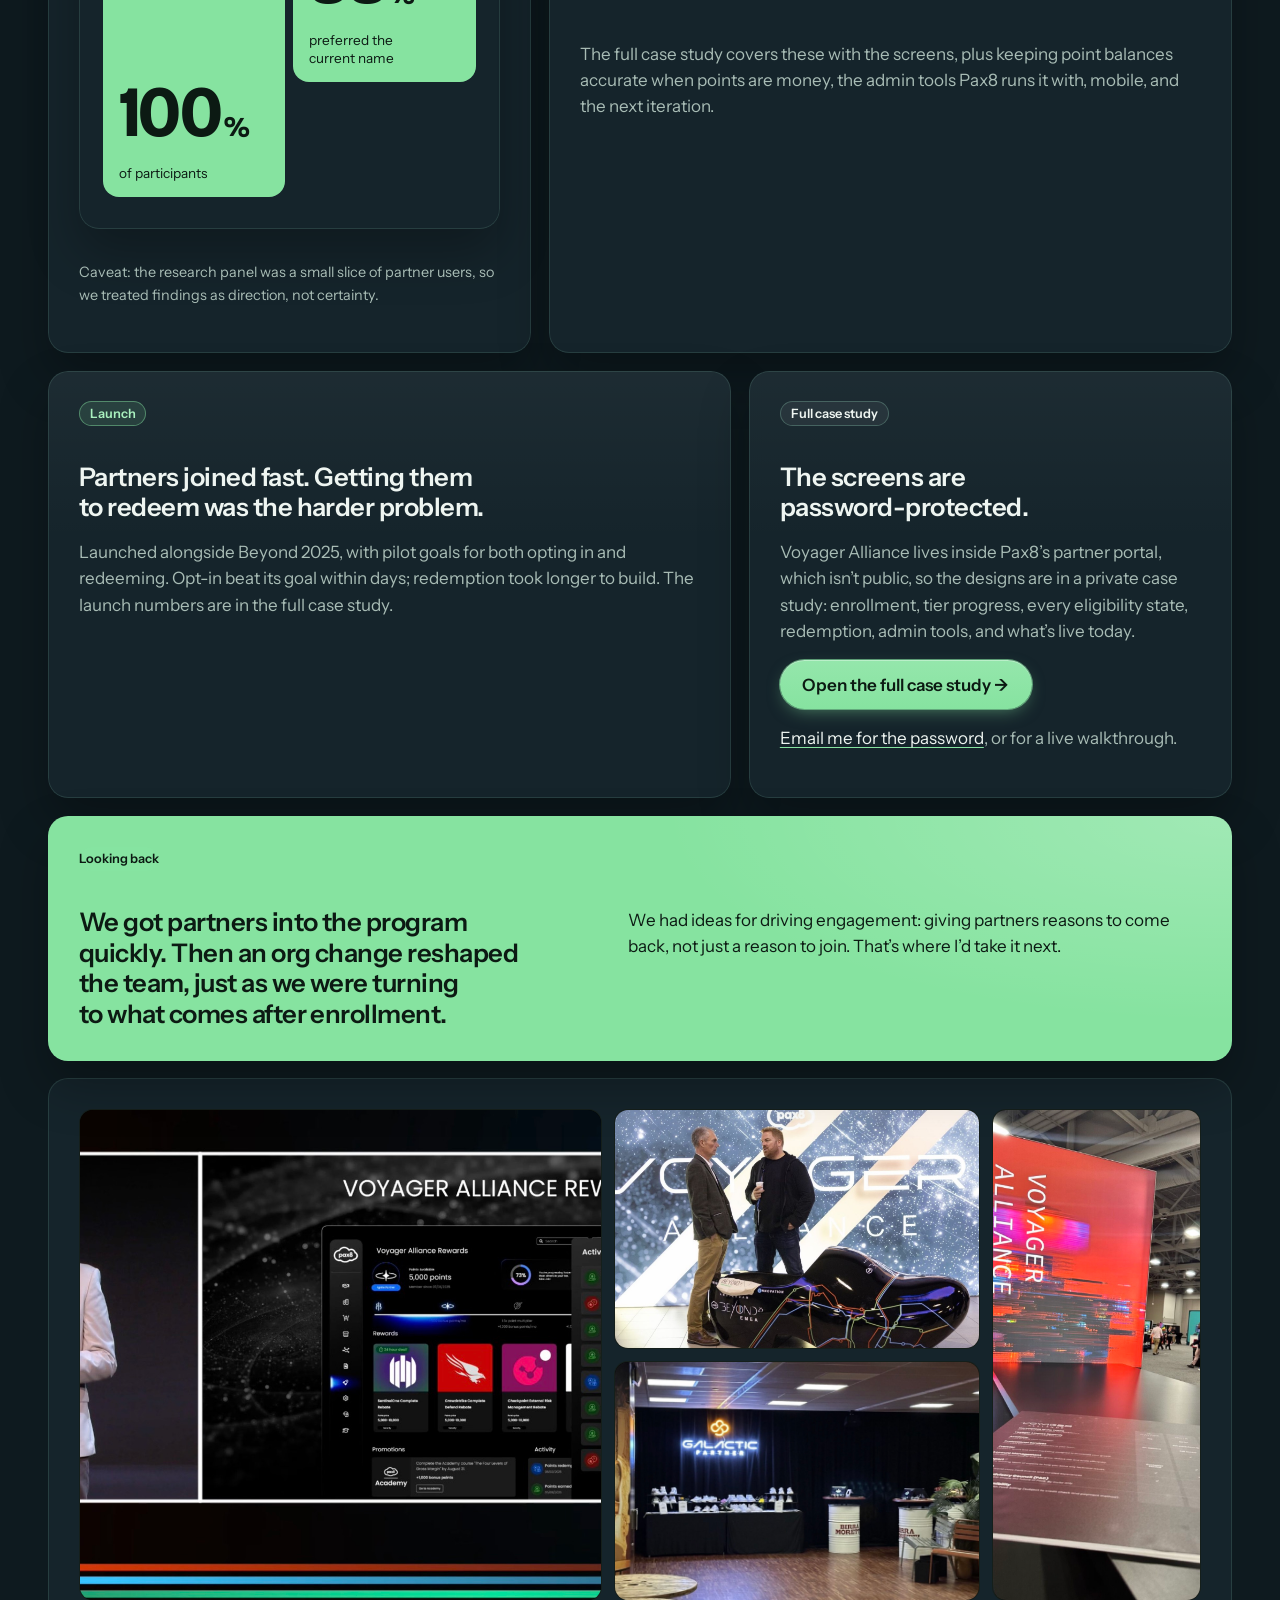
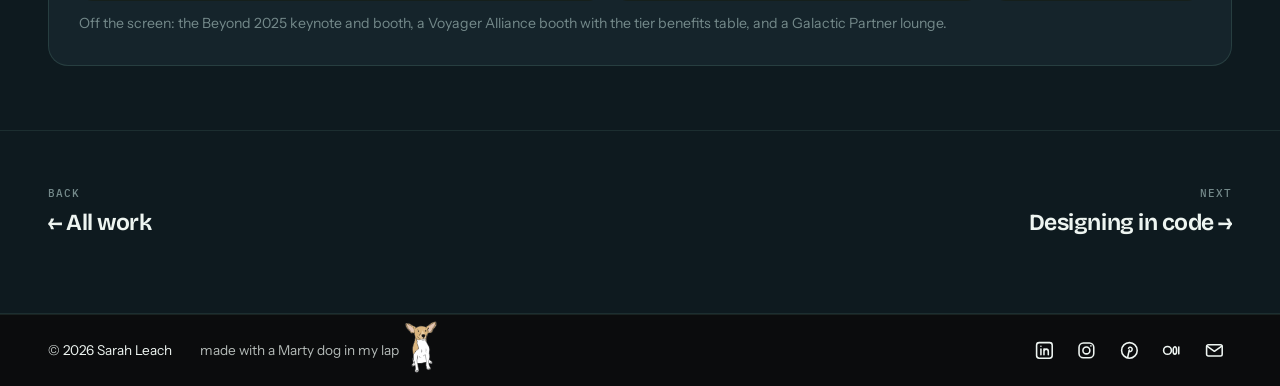
<file: work/voyager-alliance.html>
<!doctype html>
<html lang="en">
<head>
  <meta charset="utf-8">
  <meta name="viewport" content="width=device-width, initial-scale=1">
  <title>Voyager Alliance — Sarah Leach</title>
  <meta name="description" content="Designing how partners understand, join, and move through Pax8's tiered rewards program.">
  <link rel="icon" href="../assets/favicon.svg?v=4" type="image/svg+xml">
  <link rel="icon" href="../assets/favicon-32.png?v=4" sizes="32x32" type="image/png">
  <link rel="icon" href="../assets/favicon-64.png?v=4" sizes="64x64" type="image/png">
  <link rel="apple-touch-icon" href="../assets/apple-touch-icon.png?v=4">
  <meta property="og:type" content="website">
  <meta property="og:title" content="Voyager Alliance — Sarah Leach">
  <meta property="og:description" content="Designing how partners understand, join, and move through Pax8's tiered rewards program.">
  <meta property="og:url" content="https://sarahleach.design/work/voyager-alliance.html">
  <meta property="og:image" content="https://sarahleach.design/assets/share.jpg">
  <meta property="og:image:width" content="1200">
  <meta property="og:image:height" content="630">
  <meta name="twitter:card" content="summary_large_image">
  <link rel="preconnect" href="https://fonts.googleapis.com">
  <link rel="preconnect" href="https://fonts.gstatic.com" crossorigin>
  <link href="https://fonts.googleapis.com/css2?family=IBM+Plex+Mono:wght@400;500;600&family=Inter:wght@400;500;600;700&family=Space+Grotesk:wght@500;600;700&display=swap" rel="stylesheet">
  <link rel="stylesheet" href="../styles.css?v=hf188">
  <script src="../theme.js?v=5"></script>
  <script src="../motion.js?v=6" defer></script>
  <script src="../tier-track.js?v=1" defer></script>
</head>
<body>
  <a class="skip" href="#main">Skip to content</a>
  <header class="site-header">
    <a class="name" href="../">Sarah Leach</a>
    <nav aria-label="Primary">
      <a href="../#work">Work</a>
      <a href="../#about">About</a>
      <a href="https://www.linkedin.com/in/saleach/" target="_blank" rel="noopener">LinkedIn</a>
      <a class="cta" href="mailto:saraha.leach@gmail.com">Email me</a>
    </nav>
  </header>

  <main id="main">
    <!-- 30-second version: everything a skimmer needs is in this block. -->
    <section class="cs-hero spread-cover" style="--tone: var(--c-voyager)">
      <p class="eyebrow">Pax8 · Voyager Alliance · 2025</p>
      <h1>Partners don't need the whole rulebook. They need their next step.</h1>
      <p class="lede">Voyager Alliance replaced a rewards program Pax8 paid for alone with a tiered one that vendors help fund. My job was making complicated rules feel simple.</p>
      <dl class="facts">
        <div><dt>My role</dt><dd>Senior Product Designer. Led research and the design of the partner, admin, and vendor experiences.</dd></div>
        <div><dt>Worked with</dt><dd>Product, Finance, Vendor Ops, Engineering, Marketing</dd></div>
        <div><dt>Designed</dt><dd>Pre-opt-in and enrollment, tier progression, eligibility states, partner dashboard, redemption, admin tooling</dd></div>
        <div><dt>Shipped</dt><dd>MVP launched alongside Beyond 2025</dd></div>
      </dl>
      <ul class="cover-meta">
        <li><span>Pax8</span><span>Partner rewards</span></li>
        <li><span>Case study</span><span>Voyager Alliance</span></li>
        <li><span>Shipped</span><span>Beyond 2025</span></li>
      </ul>
    </section>

    <div class="cs-body spreads sheet">

      <ul class="stats" aria-label="Voyager Alliance at a glance">
        <li class="stat s-ink"><p class="stat-k">Survey</p><p class="stat-n">72</p><p class="stat-l">people at MSPs surveyed, including partners who don't use Pax8</p></li>
        <li class="stat s-lime"><p class="stat-k">Usability test</p><p class="stat-n">100<small>%</small></p><p class="stat-l">found Voyager Alliance from the left navigation</p></li>
        <li class="stat s-blush"><p class="stat-k">Naming</p><p class="stat-n">55<small>%</small></p><p class="stat-l">preferred keeping the Voyager Alliance Rewards name</p></li>
        <li class="stat s-green"><p class="stat-k">Program</p><p class="stat-n">5</p><p class="stat-l">spend tiers, from Alliance Member to Galactic. Rewards start at Ignite.</p></li>
        <li class="stat s-blue"><p class="stat-k">Entry point</p><p class="stat-n"><small>$</small>500</p><p class="stat-l">a month in eligible spend to start earning</p></li>
        <li class="stat s-rust"><p class="stat-k">Users</p><p class="stat-n">3</p><p class="stat-l">groups to design for: partners, Pax8 admins, vendors</p></li>
      </ul>

      <figure class="wide trk-figure" style="margin-top:3rem">
        <div class="trk" data-tier-track style="--at:1; --trk-tone:#3d7bff">
          <div class="trk-head">
            <p class="trk-k">Tier track · try it</p>
            <div class="trk-readout" aria-live="polite">
              <b class="trk-name">Ignite</b>
              <span class="trk-spend">$500–$2,499 a month</span>
              <span class="trk-perk">+500 bonus points a month</span>
            </div>
          </div>
          <div class="trk-rail">
            <div class="trk-line" aria-hidden="true"><div class="trk-fill"></div></div>
            <button type="button" class="trk-rocket" aria-label="Fly to the next tier"><svg viewBox="0 0 48 48" aria-hidden="true"><path class="trk-flame" d="M10 24c-4-2.2-7-2.6-9 0 2 2.6 5 2.2 9 0z"/><path class="trk-body" d="M12 24c0-5 6-11 18-12 6-.5 11 3 14 12-3 9-8 12.5-14 12-12-1-18-7-18-12z"/><circle class="trk-window" cx="31" cy="24" r="4.2"/><path class="trk-fin" d="M17 15.5 11 9.5c4-.6 8 .6 11 3.6zM17 32.5l-6 6c4 .6 8-.6 11-3.6z"/></svg></button>
            <ol class="trk-stops" aria-label="Tiers">
            <li><button type="button" class="trk-stop is-passed" style="--tone:#8a8f98" aria-pressed="false" data-name="Alliance Member" data-spend="Under $500 a month in eligible spend" data-perk="Rewards start at Ignite." data-tone="#8a8f98"><i aria-hidden="true"></i><span>Alliance Member</span></button></li>
            <li><button type="button" class="trk-stop" style="--tone:#3d7bff" aria-pressed="true" data-name="Ignite" data-spend="$500–$2,499 a month" data-perk="+500 bonus points a month" data-tone="#3d7bff"><i aria-hidden="true"></i><span>Ignite</span></button></li>
            <li><button type="button" class="trk-stop" style="--tone:#e8343f" aria-pressed="false" data-name="Velocity" data-spend="$2,500–$9,999 a month" data-perk="1.5x point multiplier, +1,000 bonus points a month" data-tone="#e8343f"><i aria-hidden="true"></i><span>Velocity</span></button></li>
            <li><button type="button" class="trk-stop" style="--tone:#a259d9" aria-pressed="false" data-name="Titan" data-spend="$10,000–$99,999 a month" data-perk="2x point multiplier, +1,500 bonus points a month" data-tone="#a259d9"><i aria-hidden="true"></i><span>Titan</span></button></li>
            <li><button type="button" class="trk-stop" style="--tone:#e8b320" aria-pressed="false" data-name="Galactic" data-spend="$100,000+ a month" data-perk="2.5x point multiplier, +2,000 bonus points a month" data-tone="#e8b320"><i aria-hidden="true"></i><span>Galactic</span></button></li>
            </ol>
          </div>
          <p class="trk-hint">Click the rocket to fly to the next tier, or pick a tier.</p>
        </div>
        <figcaption>The dashboard&rsquo;s tier track, rebuilt to try. Bonus values are from this design; the live program&rsquo;s amounts differ.</figcaption>
      </figure>

      <section class="cs-section spread" id="s-context" style="--span:5">
        <h2>Context</h2>
        <div class="content">
          <p>Pax8 is a cloud marketplace between managed service providers (MSPs) and software vendors, and it only grows if both sides do. Competitors were launching loyalty programs, and Pax8 had tried one before.</p>
        </div>
      </section>

      <section class="cs-section spread" id="s-what-changed" style="--span:7">
        <h2>What changed</h2>
        <div class="content">
          <p class="big">The earlier program was funded by Pax8 alone, with partners as the only side taking part.</p>
          <p>Voyager Alliance brings vendors in to help fund rewards, so there&rsquo;s more for partners to earn and more worth redeeming, and the program can grow with the marketplace.</p>
          <div class="diagram" role="img" aria-label="Diagram. Before: Pax8 funds rewards and partners earn them, a one-way line. After: vendors fund rewards into a shared marketplace, partners earn and redeem there, and Pax8 runs the program.">
            <svg viewBox="0 0 760 260" font-family="Poppins, system-ui, sans-serif" font-size="14">
              <text x="0" y="20" font-weight="600" letter-spacing=".08em" font-size="12">BEFORE</text>
              <rect x="0" y="50" width="130" height="50" fill="#fff" stroke="#1f1f1f"/>
              <text x="65" y="80" text-anchor="middle">Pax8</text>
              <line x1="130" y1="75" x2="230" y2="75" stroke="#1f1f1f" stroke-width="1.5" marker-end="url(#a)"/>
              <text x="180" y="65" text-anchor="middle" font-size="12" fill="#4a4744">pays for all</text>
              <rect x="235" y="50" width="130" height="50" fill="#fff" stroke="#1f1f1f"/>
              <text x="300" y="80" text-anchor="middle">Partners</text>
              <text x="0" y="140" font-size="12" fill="#4a4744">One-way. Pax8 carries the full cost.</text>

              <text x="430" y="20" font-weight="600" letter-spacing=".08em" font-size="12">AFTER</text>
              <rect x="430" y="50" width="120" height="44" fill="#fff" stroke="#1f1f1f"/>
              <text x="490" y="77" text-anchor="middle">Vendors</text>
              <rect x="620" y="50" width="130" height="44" fill="#fff" stroke="#1f1f1f"/>
              <text x="685" y="77" text-anchor="middle">Partners</text>
              <rect x="490" y="170" width="200" height="44" fill="#3fb6b2" stroke="#1f1f1f"/>
              <text x="590" y="197" text-anchor="middle">Rewards marketplace</text>
              <line x1="500" y1="94" x2="555" y2="168" stroke="#1f1f1f" stroke-width="1.5" marker-end="url(#a)"/>
              <text x="470" y="140" font-size="12" fill="#4a4744">fund rewards</text>
              <line x1="670" y1="94" x2="625" y2="168" stroke="#1f1f1f" stroke-width="1.5" marker-end="url(#a)"/>
              <line x1="640" y1="168" x2="690" y2="96" stroke="#1f1f1f" stroke-width="1.5" stroke-dasharray="4 3" marker-end="url(#a)"/>
              <text x="712" y="140" text-anchor="middle" font-size="12" fill="#4a4744">earn · redeem</text>
              <line x1="550" y1="72" x2="618" y2="72" stroke="#1f1f1f" stroke-width="1.5" stroke-dasharray="4 3" marker-end="url(#a)"/>
              <text x="584" y="64" text-anchor="middle" font-size="12" fill="#4a4744">reach</text>
              <text x="430" y="245" font-size="12" fill="#4a4744">Pax8 runs the program: tiers, accruals, admin, reporting.</text>
              <defs><marker id="a" viewBox="0 0 10 10" refX="9" refY="5" markerWidth="7" markerHeight="7" orient="auto"><path d="M0 0l10 5-10 5z" fill="#1f1f1f"/></marker></defs>
            </svg>
          </div>
        </div>
      </section>

      <section class="cs-section spread" id="s-what-was-mine" style="--span:5">
        <h2>What was mine</h2>
        <div class="content">
          <p>The business set the model and the tier thresholds.</p>
          <p class="big">I owned everything a partner sees and does: their tier, what gets them to the next one, and what changes when they move up, down, in, or out.</p>
          <p>Plus the research behind it, and the admin tools Pax8 uses to run it.</p>
        </div>
      </section>

      <section class="cs-section spread" id="s-research" style="--span:7">
        <h2>Research</h2>
        <div class="content">
          <p>We surveyed 72 people at MSPs, including partners who don&rsquo;t use Pax8, and audited programs like TD Synnex Hyve, Ingram Micro Xvantage, Dell, and Microsoft&rsquo;s partner incentives.</p>
          <p class="big">Partners liked programs that were easy to earn from, easy to spend, and paid out in things that grow the business. They tuned out narrow vendor perks.</p>
        </div>
      </section>


      <section class="cs-section spread" id="s-usability" style="--span:5">
        <h2>Usability test</h2>
        <div class="content">
          <p>Two questions: could partners find it, and did the name work?</p>
          <figure class="hang" style="--n:2" aria-label="December usability test results">
            <p class="viz-h">December usability test</p>
            <div class="hang-head" aria-hidden="true"><span>Found it from the left nav</span><span>Kept the name</span></div>
            <div class="hang-cols">
              <div class="hang-col"><div class="hang-bar" style="--v:100" tabindex="0" data-tip="100%: every participant found Voyager Alliance from the left navigation."><p class="stat-n">100<small>%</small></p><p>of participants</p></div></div>
              <div class="hang-col"><div class="hang-bar" style="--v:55" tabindex="0" data-tip="55% preferred keeping the Voyager Alliance Rewards Program name."><p class="stat-n">55<small>%</small></p><p>preferred the current name</p></div></div>
            </div>
          </figure>
          <p style="font-size:.9rem;color:var(--ink-soft)">Caveat: the research panel was a small slice of partner users, so we treated findings as direction, not certainty.</p>
        </div>
      </section>

      <section class="cs-section spread" id="s-decisions" style="--span:7">
        <h2>Three decisions</h2>
        <div class="content">
          <ol class="vt-list">
            <li><b>Turn the tier rules into &ldquo;spend → qualify → earn.&rdquo;</b> Partners see where they are, what to do next, and what they unlock, not the whole rulebook.</li>
            <li><b>Design for every state, not just the happy path.</b> Welcome period, eligible, approaching, downgraded, and below Ignite, where earning pauses but points can&rsquo;t look like they&rsquo;ve vanished.</li>
            <li><b>Make the value clear before asking anyone to join.</b> A pre-opt-in experience to compare tiers, read the terms, and preview rewards. A partner who joins confused becomes a support ticket.</li>
          </ol>
          <p>The full case study covers these with the screens, plus keeping point balances accurate when points are money, the admin tools Pax8 runs it with, mobile, and the next iteration.</p>
        </div>
      </section>






      <section class="cs-section spread" id="s-launch" style="--span:7">
        <h2>Launch</h2>
        <div class="content">
          <p class="big">Partners joined fast. Getting them to redeem was the harder problem.</p>
          <p>Launched alongside Beyond 2025, with pilot goals for both opting in and redeeming. Opt-in beat its goal within days; redemption took longer to build. The launch numbers are in the full case study.</p>
        </div>
      </section>




      <section class="cs-section spread" id="s-full" style="--span:5">
        <h2>Full case study</h2>
        <div class="content">
          <p class="big">The screens are password-protected.</p>
          <p>Voyager Alliance lives inside Pax8&rsquo;s partner portal, which isn&rsquo;t public, so the designs are in a private case study: enrollment, tier progress, every eligibility state, redemption, admin tools, and what&rsquo;s live today.</p>
          <p><a class="read" href="voyager-case-study.html">Open the full case study <span aria-hidden="true">→</span></a></p>
          <p><a href="mailto:saraha.leach@gmail.com?subject=Voyager%20case%20study%20password">Email me for the password</a>, or for a live walkthrough.</p>
        </div>
      </section>

      <section class="cs-section spread lookback" id="s-looking-back" style="--span:12">
        <h2>Looking back</h2>
        <div class="content">
          <div class="split">
            <div><p class="big">We got partners into the program quickly. Then an org change reshaped the team, just as we were turning to what comes after enrollment.</p></div>
            <div><p>We had ideas for driving engagement: giving partners reasons to come back, not just a reason to join. That&rsquo;s where I&rsquo;d take it next.</p></div>
          </div>
        </div>
      </section>
      <figure class="collage" style="--span:12" aria-label="Voyager Alliance at Pax8's Beyond events">
        <img class="c-a" src="../assets/voyager-keynote.jpg" alt="A presenter on the Beyond 2025 main stage beside a large screen showing the Voyager Alliance Rewards dashboard." loading="lazy">
        <img class="c-b" src="../assets/voyager-booth.jpg" alt="Two people talking at the Voyager Alliance booth at Beyond 2025, in front of a large Voyager Alliance sign." loading="lazy">
        <img class="c-c" src="../assets/voyager-booth-2026.jpg" alt="A tall Voyager Alliance sign at a booth, with a printed table of tier benefits in the foreground." loading="lazy">
        <img class="c-d" src="../assets/beyond-galactic-lounge.jpg" alt="A lounge at a Beyond event branded Galactic Partner in neon, with the Galactic tier symbol above a table of sneakers." loading="lazy">
        <figcaption>Off the screen: the Beyond 2025 keynote and booth, a Voyager Alliance booth with the tier benefits table, and a Galactic Partner lounge.</figcaption>
      </figure>
    </div>

    <nav class="next" aria-label="Next project">
      <a href="../"><small>Back</small>← All work</a>
      <a href="designing-in-code.html"><small>Next</small>Designing in code →</a>
    </nav>
  </main>

  <footer class="site-footer ft">
    <div class="ft-bar">
      <span class="ft-copy-mark">&copy; 2026 Sarah Leach</span>
      <span class="ft-joke" tabindex="0">made with a Marty dog in my lap <img class="ft-marty" src="../assets/marty.png" alt="Marty, a small tan-and-white dog with big ears" width="371" height="600" loading="lazy"><span class="ft-pop" role="tooltip"><img src="../assets/marty-lap.jpg" alt="Marty asleep on a blanket next to the laptop showing this site" width="640" height="619" loading="lazy"><span>he really is!</span></span></span>
      <ul class="ft-social" aria-label="Elsewhere">
        <li><a href="https://www.linkedin.com/in/saleach/" aria-label="LinkedIn" target="_blank" rel="noopener"><svg viewBox="0 0 24 24" aria-hidden="true"><rect x="3" y="3" width="18" height="18" rx="3"/><path d="M8 10.5V17M8 7.2v.1M11.5 17v-6.5M11.5 13.2c0-1.6 1-2.7 2.5-2.7s2.5 1 2.5 2.8V17"/></svg></a></li>
        <li><a href="https://www.instagram.com/sarah.wedding.design" aria-label="Instagram" target="_blank" rel="noopener"><svg viewBox="0 0 24 24" aria-hidden="true"><rect x="3.5" y="3.5" width="17" height="17" rx="5"/><circle cx="12" cy="12" r="4"/><path d="M17.2 6.8v.1"/></svg></a></li>
        <li><a href="https://www.pinterest.com/leachasarah/" aria-label="Pinterest" target="_blank" rel="noopener"><svg viewBox="0 0 24 24" aria-hidden="true"><circle cx="12" cy="12" r="9"/><path d="M11 9.5c.6-1.2 2.4-1.6 3.5-.6 1.3 1.2.7 4.1-1.2 4.4-1.1.2-1.8-.6-1.6-1.5M11.8 11.6 10 20"/></svg></a></li>
        <li><a href="https://medium.com/@suresarah" aria-label="Medium" target="_blank" rel="noopener"><svg viewBox="0 0 24 24" aria-hidden="true"><circle cx="7.5" cy="12" r="4.5"/><ellipse cx="16" cy="12" rx="2" ry="4.3"/><path d="M20.5 8v8"/></svg></a></li>
        <li><a href="mailto:saraha.leach@gmail.com" aria-label="Email"><svg viewBox="0 0 24 24" aria-hidden="true"><rect x="3" y="5.5" width="18" height="13" rx="2"/><path d="m3.5 7 8.5 6 8.5-6"/></svg></a></li>
      </ul>
    </div>
  </footer>
</body>
</html>
</file>
<file: styles.css>
@import url("https://fonts.googleapis.com/css2?family=Bricolage+Grotesque:opsz,wght@12..96,500..800&family=Instrument+Sans:ital,wght@0,400..700;1,400..700&display=swap");
/* ---------- Tokens ---------- */
:root {
  --ink: #161616;
  --ink-soft: #4a4a48;
  --ink-faint: #7a7a76;
  --paper: #fbfaf6;
  --rule: #e4e1d8;

  /* Project spine colours (muted, after the "tenets" reference) */
  --c-intro: #fbfaf6;
  --c-voyager: #bcd6e6;
  --c-agentic: #7a9a88;
  --c-homebot: #f3d6cd;
  --c-archive: #a99a42;
  --c-about: #cdc3b0;

  --font: "Inter", ui-sans-serif, system-ui, -apple-system, "Segoe UI", Helvetica, Arial, sans-serif;
  --measure: 38rem;
  --gutter: clamp(1rem, 4vw, 3rem);
  --ease: cubic-bezier(.65, 0, .35, 1);
  --header-h: 3.75rem;
  --spine: clamp(3.25rem, 4.5vw, 5rem);
  --panel-inset: clamp(.25rem, 1vw, 1rem);
}

*, *::before, *::after { box-sizing: border-box; }

html { -webkit-text-size-adjust: 100%; }

body {
  margin: 0;
  font-family: var(--font);
  font-size: 1.0625rem;
  line-height: 1.55;
  color: var(--ink);
  background: var(--paper);
}

img { max-width: 100%; height: auto; display: block; }

a { color: inherit; text-underline-offset: .2em; text-decoration-thickness: 1px; }
a:hover { text-decoration-thickness: 2px; }

:focus-visible { outline: 2px solid var(--ink); outline-offset: 3px; }

.skip {
  position: absolute; left: -999px; top: 0;
  background: var(--ink); color: var(--paper); padding: .5rem 1rem; z-index: 10;
}
.skip:focus { left: 1rem; top: 1rem; }

/* Draft marker for facts Sarah still needs to confirm. Remove before launch. */
.confirm {
  background: none;
  color: inherit;
  border-bottom: 2px dashed #d0623f;
}
.confirm::after {
  content: " [confirm]";
  font-size: .7em;
  font-weight: 600;
  color: #d0623f;
  letter-spacing: .04em;
}

/* ---------- Site header ---------- */
.site-header {
  display: flex; justify-content: space-between; align-items: center; flex-wrap: wrap; gap: .5rem 1.5rem;
  min-height: var(--header-h);
  padding: .5rem var(--gutter);
  font-size: .9rem;
}
.site-header .name { font-weight: 600; text-decoration: none; letter-spacing: -.01em; }
.site-header nav { display: flex; gap: 1.25rem; flex-wrap: wrap; }
.site-header nav a { text-decoration: none; color: var(--ink-soft); }
.site-header nav a:hover { color: var(--ink); text-decoration: underline; }

/* ---------- Tenets accordion (homepage) ---------- */
/* Full-bleed: fills the viewport below the header, edge to edge. */
.tenets {
  display: flex;
  margin: 0;
  height: calc(100vh - var(--header-h));
  height: calc(100svh - var(--header-h));
  min-height: 32rem;
  border-top: 1px solid rgba(0,0,0,.18);
}

.tenet {
  display: flex;
  flex: 0 0 var(--spine);
  min-width: 0;
  background: var(--tone);
  border-left: 1px solid rgba(0,0,0,.18);
  transition: flex-grow .7s var(--ease), flex-basis .7s var(--ease);
  overflow: hidden;
}
.tenet:first-child { border-left: 0; }
.tenet.is-open { flex: 1 1 auto; }

.tenet-tab {
  all: unset;
  box-sizing: border-box;
  flex: 0 0 var(--spine);
  display: flex; align-items: flex-end; justify-content: center;
  padding: 1.5rem 0;
  cursor: pointer;
}
.tenet-tab:focus-visible { outline: 2px solid var(--ink); outline-offset: -4px; }
.tenet-tab span {
  writing-mode: vertical-rl;
  transform: rotate(180deg);
  font-size: .75rem;
  font-weight: 600;
  letter-spacing: .12em;
  text-transform: uppercase;
  white-space: nowrap;
}
.tenet.is-open .tenet-tab { cursor: default; }

.tenet-panel {
  flex: 1 1 auto;
  min-width: 0;
  padding: clamp(1.5rem, 5vh, 4rem) clamp(1.5rem, 5vw, 6rem) clamp(1.5rem, 5vh, 4rem) var(--panel-inset);
  display: flex; flex-direction: column;
  overflow-y: auto;
  opacity: 0;
  transition: opacity .35s ease;
}
.tenet.is-open .tenet-panel { opacity: 1; transition-delay: .3s; }
.tenet-panel[hidden] { display: none; }

.tenet-panel .eyebrow {
  font-size: .78rem; font-weight: 600; letter-spacing: .1em; text-transform: uppercase;
  margin: 0 0 1rem;
}
.tenet-panel h2 {
  font-size: clamp(1.6rem, 3.4vw, 3.4rem);
  line-height: 1.12;
  letter-spacing: -.025em;
  font-weight: 500;
  margin: 0 0 1.25rem;
  max-width: 22ch;
}
.tenet-panel .lede { font-size: clamp(1.05rem, 1.6vw, 1.3rem); line-height: 1.45; max-width: 34ch; margin: 0 0 1.5rem; }
.tenet-panel dl { display: grid; grid-template-columns: max-content 1fr; gap: .35rem 1.25rem; margin: 0 0 1.75rem; font-size: .95rem; max-width: 36rem; }
.tenet-panel dt { font-weight: 600; }
.tenet-panel dd { margin: 0; }
.tenet-panel .read {
  margin-top: auto;
  align-self: flex-start;
  display: inline-flex; align-items: center; gap: .5rem;
  padding: .7rem 1.1rem;
  border: 1px solid var(--ink);
  border-radius: 999px;
  text-decoration: none;
  font-weight: 600; font-size: .95rem;
}
.tenet-panel .read:hover { background: var(--ink); color: var(--paper); }

.tenet-panel .mark { width: min(16rem, 60%); margin: 0 0 1.5rem auto; opacity: .9; }
.tenet--intro .tenet-panel h1 {
  font-size: clamp(2rem, 4.6vw, 4.75rem);
  line-height: 1.05;
  letter-spacing: -.035em;
  font-weight: 500;
  margin: 0 0 1.5rem;
  max-width: 18ch;
}

/* Phone / narrow: stack vertically */
@media (max-width: 760px) {
  .tenets { flex-direction: column; height: auto; min-height: 0; }
  .site-header { min-height: 0; padding-block: 1rem; }
  .tenet { flex: 0 0 auto; flex-direction: column; border-left: 0; border-top: 1px solid rgba(0,0,0,.18); }
  .tenet:first-child { border-top: 0; }
  .tenet.is-open { flex: 0 0 auto; }
  .tenet-tab { flex: 0 0 auto; justify-content: flex-start; padding: 1rem 1.25rem; }
  .tenet-tab span { writing-mode: horizontal-tb; transform: none; }
  .tenet-panel { padding: 0 1.25rem 1.5rem; }
}

@media (prefers-reduced-motion: reduce) {
  .tenet, .tenet-panel { transition: none !important; }
}

/* ---------- Footer ---------- */
.site-footer {
  display: flex; justify-content: space-between; flex-wrap: wrap; gap: 1rem;
  padding: 2rem var(--gutter) 3rem;
  border-top: 1px solid var(--rule);
  font-size: .9rem; color: var(--ink-soft);
}
.site-footer ul { list-style: none; padding: 0; margin: 0; display: flex; gap: 1.25rem; flex-wrap: wrap; }

/* ---------- Case study ---------- */
.cs-hero {
  background: var(--tone, var(--c-voyager));
  padding: clamp(2.5rem, 7vw, 6rem) var(--gutter) clamp(2rem, 5vw, 4rem);
  border-block: 1px solid var(--ink);
}
.cs-hero .eyebrow { font-size: .8rem; font-weight: 600; letter-spacing: .1em; text-transform: uppercase; margin: 0 0 1.25rem; }
.cs-hero h1 {
  font-size: clamp(2rem, 5vw, 4rem); line-height: 1.04; letter-spacing: -.035em; font-weight: 500;
  margin: 0 0 1.5rem; max-width: 20ch;
}
.cs-hero .lede { font-size: clamp(1.1rem, 1.8vw, 1.4rem); line-height: 1.45; max-width: 42ch; margin: 0; }

.facts {
  display: grid; grid-template-columns: repeat(auto-fit, minmax(12rem, 1fr)); gap: 1.5rem 2rem;
  margin: clamp(2rem, 4vw, 3rem) 0 0; padding: 1.5rem 0 0; border-top: 1px solid rgba(0,0,0,.25);
  max-width: 64rem;
}
.facts div { min-width: 0; }
.facts dt { font-size: .78rem; font-weight: 600; letter-spacing: .08em; text-transform: uppercase; margin-bottom: .35rem; }
.facts dd { margin: 0; font-size: .98rem; }

.cs-body { padding: 0 var(--gutter); }

.cs-section {
  display: grid;
  grid-template-columns: minmax(10rem, 16rem) minmax(0, var(--measure));
  gap: 1rem clamp(2rem, 5vw, 5rem);
  padding: clamp(2.5rem, 6vw, 5rem) 0;
  border-bottom: 1px solid var(--rule);
}
.cs-section > h2 {
  font-size: .82rem; font-weight: 600; letter-spacing: .1em; text-transform: uppercase;
  margin: .35rem 0 0; color: var(--ink-soft);
}
.cs-section > .content > :first-child { margin-top: 0; }
.cs-section h3 { font-size: 1.35rem; line-height: 1.25; letter-spacing: -.015em; font-weight: 600; margin: 2.25rem 0 .75rem; }
.cs-section p { margin: 0 0 1rem; }
.cs-section .big { font-size: clamp(1.25rem, 2.2vw, 1.6rem); line-height: 1.35; letter-spacing: -.015em; }
.cs-section ul { padding-left: 1.2rem; margin: 0 0 1rem; }
.cs-section li { margin-bottom: .35rem; }

@media (max-width: 760px) {
  .cs-section { grid-template-columns: 1fr; }
}

.wide { grid-column: 1 / -1; }

.decision {
  border-top: 1px solid var(--ink);
  padding-top: 1.25rem;
  margin-top: 2.5rem;
}
.decision .options { display: grid; grid-template-columns: repeat(auto-fit, minmax(14rem, 1fr)); gap: 1rem; margin: 1rem 0; }
.decision .options div { border: 1px solid var(--rule); padding: 1rem; background: #fff; }
.decision .options .chosen { border-color: var(--ink); }
.decision .options strong { display: block; margin-bottom: .25rem; }

/* Image placeholder: says what goes here and what it proves */
.shot {
  margin: 2rem 0;
  border: 1px dashed var(--ink-faint);
  background: repeating-linear-gradient(-45deg, transparent 0 12px, rgba(0,0,0,.025) 12px 24px);
  aspect-ratio: 16 / 10;
  max-width: 100%;
  display: flex; flex-direction: column; justify-content: flex-end;
  padding: 1rem;
  font-size: .88rem; color: var(--ink-soft);
}
.shot strong { color: var(--ink); }
figure { margin: 2rem 0; }
figcaption { font-size: .88rem; color: var(--ink-soft); margin-top: .6rem; }

.diagram { overflow-x: auto; }
.diagram svg { min-width: 30rem; width: 100%; height: auto; }

.callout {
  border-left: 3px solid var(--ink);
  padding: .25rem 0 .25rem 1.25rem;
  margin: 1.5rem 0;
}

.next {
  display: flex; justify-content: space-between; flex-wrap: wrap; gap: 1rem;
  padding: 3rem var(--gutter);
  font-size: 1.1rem;
}

/* Locked / on-request page */
.locked {
  min-height: 60vh;
  display: grid; place-content: center;
  padding: 3rem var(--gutter);
  text-align: left;
}
.locked > * { max-width: 36rem; }

/* Archive tiles */
.tiles { display: grid; grid-template-columns: repeat(auto-fit, minmax(16rem, 1fr)); gap: 1.5rem; padding: 2rem var(--gutter) 4rem; }
.tile { border: 1px solid var(--ink); background: #fff; display: flex; flex-direction: column; }
.tile .shot { margin: 0; border: 0; border-bottom: 1px dashed var(--ink-faint); aspect-ratio: 4 / 3; }
.tile .body { padding: 1.25rem; }
.tile h2 { font-size: 1.2rem; margin: 0 0 .25rem; letter-spacing: -.01em; }
.tile .meta { font-size: .85rem; color: var(--ink-soft); margin: 0 0 .75rem; }
.tile p { margin: 0 0 .75rem; font-size: .97rem; }

/* Case-study screenshots */
.cs-body figure img { border: 1px solid var(--ink); background: #000; }
.cs-body figure.wide img { max-width: 56rem; margin-inline: auto; }
.cs-body figure.wide figcaption { max-width: 56rem; margin-inline: auto; }
.cs-section figure img { max-height: 90vh; width: auto; }

/* ---------- Inline case study (homepage) ---------- */
.detail { border-top: 1px solid var(--ink); background: var(--paper); }
.detail-bar {
  position: sticky; top: 0; z-index: 5;
  display: flex; justify-content: space-between; align-items: center; gap: 1rem;
  padding: .75rem var(--gutter);
  background: var(--tone, var(--paper));
  border-bottom: 1px solid rgba(0,0,0,.18);
  font-size: .9rem; font-weight: 600; letter-spacing: .02em;
}
.detail-close {
  all: unset; cursor: pointer;
  padding: .35rem .8rem; border: 1px solid var(--ink); border-radius: 999px;
  font-weight: 600;
}
.detail-close:hover { background: var(--ink); color: var(--paper); }
.detail-close:focus-visible { outline: 2px solid var(--ink); outline-offset: 3px; }
.detail-body:focus { outline: none; }
.detail-body > .cs-hero { border-top: 0; }
.detail.is-loading .detail-body { min-height: 50vh; opacity: .4; }

/* ---------- Compact accordion while a case study is open ---------- */
:root { --compact-h: 3.25rem; }
.tenets { transition: height .55s var(--ease); }
.tenets.is-compact {
  position: sticky; top: 0; z-index: 6;
  height: var(--compact-h);
  min-height: 0;
  border-bottom: 1px solid var(--ink);
}
.tenets.is-compact .tenet { flex: 1 1 0; }
.tenets.is-compact .tenet.is-open { flex: 1.6 1 0; }
.tenets.is-compact .tenet-panel { display: none !important; }
.tenets.is-compact .tenet-tab {
  flex: 1 1 auto;
  align-items: center; justify-content: flex-start;
  padding: 0 1rem;
  cursor: pointer;
}
.tenets.is-compact .tenet-tab span { writing-mode: horizontal-tb; transform: none; }
.tenets.is-compact .tenet.is-open .tenet-tab span { text-decoration: underline; text-underline-offset: .35em; text-decoration-thickness: 2px; }

.detail { scroll-margin-top: var(--compact-h); }
.detail-bar { top: var(--compact-h); padding-block: .5rem; }

@media (max-width: 760px) {
  .tenets.is-compact { flex-direction: row; overflow-x: auto; scrollbar-width: none; }
  .tenets.is-compact::-webkit-scrollbar { display: none; }
  .tenets.is-compact .tenet,
  .tenets.is-compact .tenet.is-open { flex: 0 0 auto; border-top: 0; border-left: 1px solid rgba(0,0,0,.18); }
  .tenets.is-compact .tenet:first-child { border-left: 0; }
}
@media (prefers-reduced-motion: reduce) { .tenets { transition: none; } }

/* =====================================================================
   Editorial restyle: light serif display type, boxed nav, lime pills,
   pastel tags, rounded media, and a big type band.
   ===================================================================== */
:root {
  --ink: #2b1d16;
  --ink-soft: #5b4a40;
  --ink-faint: #8c7c70;
  --paper: #f4f1ec;
  --rule: rgba(43, 29, 22, .18);
  --lime: #e6f26a;
  --serif: "Newsreader", "Iowan Old Style", "Times New Roman", Georgia, serif;

  --c-intro: #f4f1ec;
  --c-voyager: #dcc3ea;
  --c-agentic: #e6f26a;
  --c-homebot: #f6b7a1;
  --c-archive: #a9d79b;
  --c-about: #ebe3d5;
}

/* Display type */
.tenet--intro .tenet-panel h1,
.tenet-panel h2,
.cs-hero h1,
.cs-section h3,
.cs-section .big,
.tile h2,
.locked h2 {
  font-family: var(--serif);
  font-weight: 300;
  letter-spacing: -.015em;
  font-variation-settings: "opsz" 72;
}
.tenet--intro .tenet-panel h1 { font-size: clamp(2.6rem, 6vw, 6rem); line-height: 1; max-width: 16ch; }
.tenet-panel h2 { font-size: clamp(2rem, 4.2vw, 4.25rem); line-height: 1.02; }
.cs-hero h1 { font-size: clamp(2.5rem, 6vw, 5.5rem); line-height: 1; }
.cs-section h3 { font-size: 1.9rem; line-height: 1.1; }
.cs-section .big { font-size: clamp(1.5rem, 2.6vw, 2.1rem); line-height: 1.2; }
.tile h2 { font-size: 1.8rem; }
.callout { font-family: var(--serif); font-weight: 300; border-left-color: var(--ink); }

/* Boxed header: cells split by rules, lime CTA at the end */
.site-header {
  padding: 0;
  gap: 0;
  align-items: stretch;
  border-bottom: 1px solid var(--ink);
  background: var(--paper);
}
.site-header .name {
  display: flex; align-items: center;
  padding: 0 var(--gutter);
  font-family: var(--serif); font-weight: 400; font-size: 1.35rem; letter-spacing: -.01em;
}
.site-header nav { gap: 0; align-items: stretch; }
/* On the homepage the name sits on the same left edge as the panel copy */
body:has(.tenets) .site-header .name { padding-left: calc(var(--spine) + var(--panel-inset)); }
.site-header nav a {
  display: flex; align-items: center;
  padding: 0 1.4rem;
  font-size: .75rem; font-weight: 600; letter-spacing: .12em; text-transform: uppercase;
  color: var(--ink);
}
.site-header nav a:hover { background: rgba(0,0,0,.04); text-decoration: none; }
.site-header nav a.cta {
  margin: .55rem .75rem;
  padding: 0 1rem;
  border: 1px solid var(--ink);
  border-radius: 999px;
  background: var(--lime);
}
.site-header nav a.cta:hover { background: var(--ink); color: var(--lime); }
/* Tab dividers use the same ink rule as the header, so it reads as one grid */
.tenets { border-top: 0; }
.tenet { border-left-color: var(--ink); }
.tenets.is-compact .tenet { border-left-color: var(--ink); }
@media (max-width: 760px) {
  .tenet { border-top-color: var(--ink); }
  body:has(.tenets) .site-header .name { padding-left: 1.25rem; }
  .site-header { flex-direction: column; }
  .site-header .name { padding: .9rem var(--gutter); border-bottom: 1px solid var(--ink); }
  .site-header nav { flex-wrap: wrap; }
  .site-header nav a { padding: .8rem 1rem; }
}

/* Lime pill buttons */
.tenet-panel .read,
.detail-close {
  background: var(--lime);
  border: 1px solid var(--ink);
  color: var(--ink);
  border-radius: 999px;
  font-size: .78rem; font-weight: 600; letter-spacing: .08em; text-transform: uppercase;
  padding: .75rem 1.3rem;
}
.detail-close { padding: .45rem .9rem; font-size: .72rem; }
.tenet-panel .read:hover, .detail-close:hover { background: var(--ink); color: var(--lime); }

/* Section labels become pastel tags */
.cs-section > h2 {
  align-self: start; justify-self: start;
  display: inline-block;
  margin-top: .5rem;
  padding: .3rem .8rem;
  border: 1px solid var(--ink);
  border-radius: 999px;
  background: var(--tag, var(--lime));
  color: var(--ink);
  font-size: .7rem; letter-spacing: .08em;
}
.cs-section:nth-of-type(4n+2) > h2 { --tag: #dcc3ea; }
.cs-section:nth-of-type(4n+3) > h2 { --tag: #f6b7a1; }
.cs-section:nth-of-type(4n+4) > h2 { --tag: #a9d79b; }

/* Rounded media and cards */
.cs-body figure img,
.shot,
.decision .options div,
.tile { border-radius: 14px; }
.cs-body figure img { overflow: hidden; }
.tile { overflow: hidden; }
.decision { border-top-color: var(--rule); }
.decision .options div { background: rgba(255,255,255,.55); }
.decision .options .chosen { background: var(--lime); }

/* Line marks in panels take the ink colour */
.tenet-panel .mark { color: var(--ink); opacity: .85; }

/* Big type band */
.band {
  overflow: hidden;
  padding: clamp(1.5rem, 4vw, 3.5rem) 0;
  border-top: 1px solid var(--ink);
  background: var(--paper);
  color: var(--ink);
  font-family: var(--font);
  font-weight: 800;
  text-transform: uppercase;
  font-size: clamp(3rem, 10vw, 9rem);
  line-height: .92;
  letter-spacing: -.03em;
  user-select: none;
}
.band-row { display: flex; width: max-content; animation: band 38s linear infinite; }
.band-row--rev { animation-direction: reverse; animation-duration: 46s; color: transparent; -webkit-text-stroke: 1.5px var(--ink); }
.band-row span { padding-right: .3em; white-space: nowrap; }
@keyframes band { from { transform: translateX(0); } to { transform: translateX(-50%); } }
@media (prefers-reduced-motion: reduce) { .band-row { animation: none; } }

/* Footer echoes the header rules */
.site-footer { border-top: 1px solid var(--ink); color: var(--ink-soft); }
.site-footer > span { font-family: var(--serif); font-size: 1.5rem; color: var(--ink); }

/* ---------- More imagery ---------- */
figure.pair {
  display: grid; grid-template-columns: 1fr 1fr; gap: 1rem; align-items: start;
}
figure.pair figcaption { grid-column: 1 / -1; }
figure.pair.phones { grid-template-columns: repeat(2, minmax(0, 14rem)); justify-content: center; }
@media (max-width: 760px) { figure.pair { grid-template-columns: 1fr; } }

.tile .tile-img {
  width: 100%; aspect-ratio: 4 / 3; object-fit: cover; object-position: top;
  border-bottom: 1px solid var(--ink);
  background: #fff;
}

/* Project image inside each homepage panel (decorative; the panel text says what it is) */
.tenet-panel { position: relative; }
.tenet-panel .panel-media {
  position: absolute; right: clamp(1.5rem, 4vw, 4rem); top: clamp(1.5rem, 6vh, 4rem);
  width: min(34%, 28rem); max-height: 62%;
  object-fit: cover; object-position: top;
  border: 1px solid var(--ink); border-radius: 14px;
  box-shadow: 0 18px 40px rgba(43, 29, 22, .18);
  transform: rotate(2deg);
}
.tenet.is-open .panel-media { animation: lift .6s var(--ease) .25s both; }
@keyframes lift { from { opacity: 0; transform: translateY(16px) rotate(4deg); } to { opacity: 1; transform: rotate(2deg); } }
.tenet-panel h2 { max-width: 15ch; }
.tenet-panel .lede, .tenet-panel dl { max-width: min(34ch, 52%); }
@media (max-width: 1000px) { .tenet-panel .panel-media { display: none; } .tenet-panel .lede, .tenet-panel dl { max-width: 34ch; } }
@media (prefers-reduced-motion: reduce) { .tenet.is-open .panel-media { animation: none; } }

/* Outside work: lighter-weight link tiles under the earlier work */
.side { padding: 0 var(--gutter); border-top: 1px solid var(--ink); }
.side-h {
  display: inline-block; margin: 2.5rem 0 .75rem;
  padding: .3rem .8rem; border: 1px solid var(--ink); border-radius: 999px;
  background: var(--lime);
  font-size: .7rem; font-weight: 600; letter-spacing: .08em; text-transform: uppercase;
}
.side-lede { margin: 0; color: var(--ink-soft); }
.side .tiles { padding-inline: 0; }
.tile--link { color: inherit; text-decoration: none; transition: transform .2s ease; }
.tile--link:hover { transform: translateY(-3px); }
.tile--link:focus-visible { outline: 2px solid var(--ink); outline-offset: 3px; }
.tile .out { font-size: .75rem; font-weight: 600; letter-spacing: .12em; text-transform: uppercase; }
@media (prefers-reduced-motion: reduce) { .tile--link { transition: none; } }

/* About timeline: stacked colour bands (after the "services" reference),
   palette from "A Year of Conscious Practice". */
:root {
  --tl-lime: #dcfa8c;
  --tl-orange: #e9583a;
  --tl-blue: #5aa7f0;
  --tl-green: #5a9179;
  --tl-slate: #85808f;
  --tl-maroon: #8e3b3c;
  --tl-lilac: #dccbe5;
  --tl-sage: #bdb9a3;
}
.timeline {
  list-style: none; margin: 0 0 2rem; padding: 0;
  border: 1px solid var(--ink);
  container-type: inline-size;
}
.tl-band {
  display: grid;
  grid-template-columns: minmax(0, 1fr) minmax(0, 1fr) minmax(0, 1.1fr);
  grid-template-areas:
    "when when img"
    "name name img"
    "desc list img";
  column-gap: 1.5rem;
  padding: 1.25rem 1.5rem 1.5rem;
  background: var(--band);
  color: var(--ink);
}
.tl-band + .tl-band { border-top: 1px solid var(--ink); }
.tl-band--dark { color: #fbf3ea; }
.tl-band--dark a { color: inherit; }
.tl-when { grid-area: when; margin: 0; font-size: .75rem; font-weight: 600; letter-spacing: .12em; text-transform: uppercase; }
.tl-name {
  grid-area: name; margin: .1rem 0 1.25rem;
  font-family: var(--font); font-weight: 500;
  font-size: clamp(2.2rem, 5cqi, 3.75rem); line-height: 1; letter-spacing: -.035em;
}
.tl-desc { grid-area: desc; margin: 0; font-size: .95rem; line-height: 1.4; max-width: 30ch; align-self: end; }
.tl-desc strong { font-weight: 600; }
.tl-list { grid-area: list; margin: 0; padding: 0; list-style: none; font-size: .8rem; line-height: 1.5; align-self: end; }
.tl-img {
  grid-area: img; align-self: center;
  width: 100%; aspect-ratio: 16 / 10; object-fit: cover; object-position: top;
  border: 1px solid var(--ink); border-radius: 10px;
}
.tl-band:not(:has(.tl-img)) { grid-template-areas: "when when when" "name name name" "desc list list"; }
@container (max-width: 40rem) {
  .tl-band, .tl-band:not(:has(.tl-img)) {
    grid-template-columns: minmax(0, 1fr);
    grid-template-areas: "when" "name" "desc" "list" "img";
  }
  .tl-name { margin-bottom: .75rem; }
  .tl-list { margin-top: .75rem; }
  .tl-img { margin-top: 1rem; }
}

/* ---------- Illustrations ---------- */
:root { --c-illus: #a9cbe8; }

/* Art in panels: no frame, just the drawing */
.tenet-panel .panel-media.art {
  border: 0; border-radius: 0; box-shadow: none; transform: none;
  object-fit: contain; object-position: top right;
  width: min(30%, 24rem); max-height: 58%;
  background: transparent;
}
.tenet.is-open .panel-media.art { animation: rise .6s var(--ease) .25s both; }
@keyframes rise { from { opacity: 0; transform: translateY(16px); } to { opacity: 1; transform: none; } }
.tenet-panel .panel-media.portrait { width: min(22%, 16rem); }

/* Illustrated circles floating over the type band, after the reference */
.band { position: relative; }
.band-dot {
  position: absolute; z-index: 2;
  width: clamp(5rem, 12vw, 10rem); aspect-ratio: 1;
  object-fit: contain; padding: .6rem;
  background: var(--paper); border: 1px solid var(--ink); border-radius: 50%;
  box-shadow: 0 12px 30px rgba(43, 29, 22, .15);
}
.band-dot--1 { left: 12%; top: 8%; background: var(--lime); }
.band-dot--2 { left: 52%; top: 42%; background: #f6b7a1; }
.band-dot--3 { right: 8%; top: 4%; background: #dcc3ea; }

/* Illustration gallery */
.art-grid {
  display: grid; grid-template-columns: repeat(auto-fill, minmax(15rem, 1fr));
  gap: 1.25rem; padding: 2rem var(--gutter) 4rem;
}
.art-card {
  margin: 0; display: flex; flex-direction: column;
  border: 1px solid var(--ink); border-radius: 14px; overflow: hidden; background: #fff;
}
.art-card img { width: 100%; aspect-ratio: 1; object-fit: contain; padding: 1rem; border-bottom: 1px solid var(--ink); }
.art-card figcaption { margin: 0; padding: .75rem 1rem; font-size: .9rem; color: var(--ink); }

/* Deck vibe: full-bleed statement slides and colour-block menu */
:root {
  --deck-blue: #b3c6d4;
  --deck-rust: #a8452b;
  --deck-blush: #ebcac6;
  --deck-green: #234733;
  --deck-mustard: #ecc76a;
  --deck-cream: #f6f1e8;
  --caps: "League Spartan", "Futura", "Avenir Next", var(--font);
}
.slide {
  display: flex; flex-direction: column; align-items: center; justify-content: center; gap: 1.25rem;
  min-height: min(80vh, 46rem);
  padding: clamp(3rem, 8vw, 7rem) var(--gutter);
  border-top: 1px solid var(--ink);
  text-align: center;
}
.slide--green { background: var(--deck-green); color: var(--deck-cream); }
.slide-serif {
  margin: 0; font-family: var(--serif); font-weight: 300;
  font-size: clamp(1.4rem, 2.6vw, 2.2rem); line-height: 1.2;
}
.slide-caps {
  margin: 0; max-width: 20ch;
  font-family: var(--caps); font-weight: 700; text-transform: uppercase;
  font-size: clamp(2rem, 5.2vw, 4.75rem); line-height: .98; letter-spacing: -.005em;
  color: var(--deck-mustard);
}
.slide-caps em { font-style: normal; color: var(--deck-cream); }

.blocks { display: grid; grid-template-columns: repeat(3, 1fr); border-top: 1px solid var(--ink); }
.block {
  display: flex; align-items: center; justify-content: center;
  min-height: clamp(12rem, 30vh, 20rem); padding: 2rem;
  font-family: var(--caps); font-weight: 700; text-transform: uppercase;
  font-size: clamp(1.4rem, 2.6vw, 2.4rem); line-height: 1; text-align: center;
  text-decoration: none;
  transition: filter .2s ease;
}
.block + .block { border-left: 1px solid var(--ink); }
.block:hover { filter: saturate(1.3) brightness(.95); }
.block:focus-visible { outline: 3px solid var(--ink); outline-offset: -6px; }
.block--blue { background: var(--deck-blue); color: var(--deck-rust); }
.block--rust { background: var(--deck-rust); color: var(--deck-mustard); }
.block--blush { background: var(--deck-blush); color: var(--deck-rust); }
@media (max-width: 760px) {
  .blocks { grid-template-columns: 1fr; }
  .block + .block { border-left: 0; border-top: 1px solid var(--ink); }
  .block { min-height: 8rem; }
}

/* Drop the white backgrounds baked into the illustration renders */
.tenet-panel .panel-media.art { mix-blend-mode: multiply; }
.tenet--intro .tenet-panel .panel-media.art {
  top: auto; bottom: clamp(1.5rem, 6vh, 4rem);
  width: min(30%, 20rem); max-height: 45%;
  object-position: bottom right;
}
.tenet-panel .panel-media.portrait { width: auto; height: min(13rem, 28%); max-height: none; }
.band-dot { display: grid; place-items: center; overflow: hidden; }
.band-dot img { width: 100%; height: 100%; object-fit: contain; mix-blend-mode: multiply; }

/* =====================================================================
   Case studies, presentation style: full-height title slides,
   statement slides, stat tiles, and small data charts.
   Charts are plain HTML/CSS so they work when a case study loads
   inside the homepage. Only real numbers go in here.
   ===================================================================== */
.cs-hero {
  min-height: min(88vh, 56rem);
  display: flex; flex-direction: column; justify-content: flex-end;
  padding-block: clamp(3rem, 10vh, 7rem) clamp(2rem, 6vh, 4rem);
}
.cs-hero h1 { font-size: clamp(2.75rem, 7vw, 7rem); max-width: 18ch; }

/* Full-bleed statement slide inside .cs-body */
.cs-slide {
  margin: clamp(3rem, 8vw, 6rem) calc(-1 * var(--gutter));
  padding: clamp(4rem, 12vw, 9rem) var(--gutter);
  border-block: 1px solid var(--ink);
  background: var(--slide-bg, var(--deck-green));
  color: var(--slide-fg, var(--deck-cream));
  text-align: center;
}
.cs-slide p { margin: 0 auto; }
.cs-slide .slide-caps { max-width: 22ch; color: var(--slide-accent, var(--deck-mustard)); }
.cs-slide .slide-caps em { color: var(--slide-fg, var(--deck-cream)); }
.cs-slide .slide-serif { margin-bottom: 1.25rem; }
.cs-slide--rust { --slide-bg: var(--deck-rust); --slide-fg: var(--deck-cream); --slide-accent: var(--deck-mustard); }
.cs-slide--blue { --slide-bg: var(--deck-blue); --slide-fg: var(--ink); --slide-accent: var(--deck-rust); }

/* Section label for a chart block */
.viz-h {
  margin: 0 0 1.25rem;
  font-family: var(--caps); font-weight: 700; text-transform: uppercase;
  font-size: clamp(1.6rem, 3.4vw, 2.75rem); line-height: 1; letter-spacing: -.005em;
}
.viz-note { font-size: .85rem; color: var(--ink-soft); margin: .75rem 0 0; }

/* Stat tiles (big number, short label) */
.stats {
  display: grid; grid-template-columns: repeat(auto-fit, minmax(13rem, 1fr)); gap: .75rem;
  margin: clamp(2.5rem, 6vw, 4.5rem) 0; padding: 0; list-style: none;
}
.stat {
  display: flex; flex-direction: column; justify-content: space-between; gap: 1.5rem;
  min-height: 13rem; padding: 1.25rem 1.35rem 1.4rem;
  border-radius: 22px;
  background: var(--bg, var(--deck-cream)); color: var(--fg, var(--ink));
}
.stat-k { margin: 0; font-family: var(--serif); font-style: italic; font-size: 1.1rem; }
.stat-n {
  margin: 0; font-family: var(--caps); font-weight: 700;
  font-size: clamp(3.25rem, 6vw, 5rem); line-height: .85; letter-spacing: -.02em;
  color: var(--num, currentColor);
}
.stat-n small { font-size: .38em; margin-left: .08em; letter-spacing: 0; }
.stat-l { margin: 0; font-size: .92rem; line-height: 1.35; max-width: 24ch; }
.stat--wide { grid-column: span 2; }
@media (max-width: 760px) { .stat--wide { grid-column: auto; } }
.s-lime  { --bg: var(--tl-lime); }
.s-blush { --bg: var(--deck-blush); --num: var(--deck-rust); }
.s-blue  { --bg: var(--deck-blue); }
.s-green { --bg: var(--deck-green); --fg: var(--deck-cream); --num: var(--deck-mustard); }
.s-rust  { --bg: var(--deck-rust); --fg: var(--deck-cream); --num: var(--deck-mustard); }
.s-ink   { --bg: #2b1d16; --fg: #fbf3ea; --num: var(--tl-lime); }
.s-lilac { --bg: var(--tl-lilac); }
.s-mustard { --bg: var(--deck-mustard); }

/* Hover / focus tooltip for chart marks */
[data-tip] { position: relative; }
[data-tip]:hover::after, [data-tip]:focus-visible::after {
  content: attr(data-tip);
  position: absolute; left: 50%; bottom: calc(100% + .5rem); transform: translateX(-50%);
  z-index: 3; width: max-content; max-width: 16rem;
  padding: .45rem .65rem; border-radius: 8px;
  background: #2b1d16; color: #fbf3ea;
  font: 500 .8rem/1.3 var(--font); text-transform: none; letter-spacing: 0; text-align: left;
  pointer-events: none;
}
[data-tip]:focus-visible { outline: 2px solid var(--ink); outline-offset: 3px; }

/* Hanging bars: values drop from a shared baseline */
.hang {
  margin: 2rem 0; padding: 1.5rem 1.5rem 2rem; border-radius: 22px;
  background: var(--hang-bg, var(--deck-blush));
}
.hang-cols { display: grid; grid-template-columns: repeat(var(--n, 2), minmax(0, 1fr)); gap: .5rem; border-top: 2px solid var(--ink); }
.hang-col { display: flex; flex-direction: column; }
.hang-label { order: -1; margin: 0 0 .6rem; font-weight: 600; font-size: .95rem; transform: translateY(-100%); height: 0; overflow: visible; }
.hang-bar {
  display: flex; flex-direction: column; justify-content: flex-end;
  height: calc(var(--v) / 100 * var(--hang-max, 16rem));
  min-height: 6rem;
  padding: .9rem 1rem;
  margin-top: 2px;
  border-radius: 0 0 16px 16px;
  background: var(--hang-fill, var(--tl-lime));
}
.hang-bar .stat-n { font-size: clamp(2.75rem, 6vw, 4.5rem); }
.hang-bar p { margin: .35rem 0 0; font-size: .85rem; line-height: 1.3; }
.hang-head { display: grid; grid-template-columns: repeat(var(--n, 2), minmax(0, 1fr)); gap: .5rem; margin: 0 0 .5rem; }
.hang-head span { font-weight: 600; font-size: .95rem; }

/* Range strip: N cells, a highlighted span */
.range { margin: 2rem 0; }
.range-cells { display: grid; grid-template-columns: repeat(20, 1fr); gap: 3px; }
.range-cells span { aspect-ratio: 1 / 1.6; border-radius: 4px; border: 1px solid var(--ink); background: transparent; }
.range-cells span.on { background: var(--deck-rust); border-color: var(--deck-rust); }
.range-axis { display: grid; grid-template-columns: repeat(20, 1fr); gap: 3px; margin-top: .35rem; font-size: .75rem; color: var(--ink-soft); }
.range-axis span { text-align: center; }

/* Step chart (log scale) for tier thresholds */
.steps { margin: 2rem 0; padding: 1.5rem 1.5rem 1.25rem; border-radius: 22px; background: #14121a; color: #f3efe9; }
.steps .viz-h { color: #f3efe9; }
.steps-plot { display: grid; grid-template-columns: repeat(4, minmax(0, 1fr)); gap: 2px; align-items: end; height: 15rem; border-bottom: 1px solid rgba(243,239,233,.5); }
.step {
  height: calc((var(--log) - 2) / 3 * 100%);
  border-radius: 4px 4px 0 0;
  background: var(--tier);
  display: flex; align-items: flex-start; justify-content: center; padding-top: .6rem;
  font-family: var(--caps); font-weight: 700; font-size: clamp(1rem, 2vw, 1.5rem); color: #fff;
}
.steps-x { display: grid; grid-template-columns: repeat(4, minmax(0, 1fr)); gap: 2px; margin-top: .6rem; }
.steps-x span { text-align: center; font-size: .85rem; font-weight: 600; }
.steps .viz-note { color: rgba(243,239,233,.75); }

/* Targets (not results): dashed rings */
.targets { display: grid; grid-template-columns: repeat(auto-fit, minmax(14rem, 1fr)); gap: .75rem; margin: 2rem 0; }
.target {
  display: grid; grid-template-columns: auto 1fr; gap: 1.25rem; align-items: center;
  padding: 1.25rem; border-radius: 22px; border: 2px dashed var(--ink);
}
.target svg { width: 6.5rem; height: 6.5rem; transform: rotate(-90deg); }
.target .track { fill: none; stroke: rgba(43,29,22,.12); stroke-width: 10; }
.target .goal { fill: none; stroke: var(--deck-rust); stroke-width: 10; stroke-dasharray: var(--v) 100; stroke-linecap: round; }
.target .stat-n { font-size: 3rem; }
.target p { margin: .25rem 0 0; font-size: .9rem; }
.target .tag { display: inline-block; margin: 0 0 .4rem; padding: .15rem .55rem; border: 1px solid var(--ink); border-radius: 999px; font-size: .68rem; font-weight: 600; letter-spacing: .1em; text-transform: uppercase; }

/* Big-number chip on archive tiles */
.tile-stat { display: flex; align-items: baseline; gap: .5rem; margin: 0 0 .75rem; }
.tile-stat b { font-family: var(--caps); font-weight: 700; font-size: 2.6rem; line-height: .9; color: var(--deck-rust); }
.tile-stat span { font-size: .85rem; line-height: 1.25; color: var(--ink-soft); }

@media (max-width: 760px) {
  .hang-cols, .hang-head { --n: 1; }
  .steps-plot { height: 11rem; }
}
.target--hit { border-style: solid; background: var(--tl-lime); }
.target--hit .goal { stroke: var(--deck-green); }
.target--miss .goal { stroke: var(--deck-rust); }

/* =====================================================================
   DESIGN SYSTEM: one palette, three typefaces, one card style.
   This layer wins over everything above. Older token names (--tl-*,
   --deck-*, --c-*) are remapped here so every component draws from
   the same set.

   Palette
     paper / ink ............ page and text
     lime ................... the one accent: CTAs, highlights, tags
     lilac, sky, blush,
     sage, sand ............. light project tints (surfaces)
     forest, rust ........... deep tints (statement slides, dark tiles)
     mustard ................ accent on deep tints only

   Each project keeps one tint everywhere it appears:
     Voyager = lilac · Designing in code = lime · Homebot = blush
     Earlier work = sage · Illustration = sky · About = sand

   Type
     Newsreader 300 ......... titles and headlines
     League Spartan 700 ..... big caps moments and big numbers
     Inter .................. body copy and small uppercase labels
   ===================================================================== */
:root {
  --paper: #f4f1ec;
  --ink: #2b1d16;
  --ink-soft: #5b4a40;
  --ink-faint: #8c7c70;
  --rule: rgba(43, 29, 22, .18);

  --lime: #e6f26a;
  --lilac: #dcc3ea;
  --sky: #b7d0e3;
  --blush: #f2bfad;
  --sage: #b5d7a3;
  --sand: #ebe3d5;
  --forest: #234733;
  --rust: #a8452b;
  --mustard: #ecc76a;

  /* project tints */
  --c-intro: var(--paper);
  --c-voyager: var(--lilac);
  --c-agentic: var(--lime);
  --c-homebot: var(--blush);
  --c-archive: var(--sage);
  --c-illus: var(--sky);
  --c-about: var(--sand);

  /* older names, remapped */
  --tl-lime: var(--lime);
  --tl-orange: var(--blush);
  --tl-blue: var(--sky);
  --tl-green: var(--sage);
  --tl-slate: var(--sand);
  --tl-maroon: var(--rust);
  --tl-lilac: var(--lilac);
  --tl-sage: var(--sage);
  --deck-blue: var(--sky);
  --deck-blush: var(--blush);
  --deck-green: var(--forest);
  --deck-rust: var(--rust);
  --deck-mustard: var(--mustard);
  --deck-cream: var(--paper);

  --radius: 14px;
  --shadow: 0 14px 34px rgba(43, 29, 22, .16);
  --label: 600 .72rem/1.2 var(--font);
}

body { background: var(--paper); color: var(--ink); }

/* ---- Type roles ---- */
.tl-name,
.tile h2,
.art-card figcaption strong { font-family: var(--serif); font-weight: 300; letter-spacing: -.015em; font-variation-settings: "opsz" 72; }
.tl-name { font-size: clamp(2.2rem, 5cqi, 3.5rem); line-height: 1; }

.band { font-family: var(--caps); font-weight: 700; letter-spacing: -.01em; line-height: .95; }

/* One small-label style everywhere */
.eyebrow, .cs-hero .eyebrow, .tenet-panel .eyebrow, .facts dt, .tl-when,
.site-header nav a, .tenet-tab span, .detail-bar, .tile .out, .tile .meta,
.cs-section > h2, .side-h, .target .tag, .tenet-panel .read, .detail-close {
  font: var(--label);
  letter-spacing: .1em;
  text-transform: uppercase;
}
.tile .meta { color: var(--ink-soft); }

/* ---- One card style: 1px ink border, 14px corners ---- */
.cs-body figure img, .shot, .decision .options div, .tile, .art-card,
.stat, .hang, .steps, .target, .tl-img, .tenet-panel .panel-media:not(.art) {
  border-radius: var(--radius);
}
.stat, .hang, .steps { border: 1px solid var(--ink); }
.target { border: 1px dashed var(--ink); }
.tenet-panel .panel-media:not(.art), .band-dot { box-shadow: var(--shadow); }

/* ---- Section tags: always the lime accent ---- */
.cs-section > h2,
.cs-section:nth-of-type(n) > h2,
.side-h { --tag: var(--lime); background: var(--lime); }

/* ---- Deep surfaces use ink, forest, or rust, nothing else ---- */
.steps { background: var(--ink); color: var(--paper); }
.steps .viz-h, .steps .viz-note { color: var(--paper); }
.s-ink { --bg: var(--ink); --fg: var(--paper); --num: var(--lime); }
[data-tip]:hover::after, [data-tip]:focus-visible::after { background: var(--ink); color: var(--paper); border-radius: 8px; }
.tl-band--dark { color: var(--paper); }

/* Charts pick up the page palette */
.hang { --hang-bg: var(--blush); --hang-fill: var(--lime); }
.range-cells span.on { background: var(--rust); border-color: var(--rust); }
.target .goal { stroke: var(--rust); }
.target--hit { background: var(--lime); }
.target--hit .goal { stroke: var(--forest); }

/* ---- Band circles use project tints ---- */
.band-dot--1 { background: var(--lime); }
.band-dot--2 { background: var(--blush); }
.band-dot--3 { background: var(--lilac); }

/* ---- Footer and header share the same rule weight ---- */
.site-header, .site-footer { border-color: var(--ink); }
.site-footer { background: var(--paper); }

/* ---- Draft markers stay readable on every tint ---- */
.confirm { border-bottom-color: var(--rust); }
.confirm::after { color: var(--rust); }

/* ---- Big numbers: rust on light cards, lime on the ink card ---- */
:root { --card: #fffdf8; }
.stat:not(.s-ink) { --bg: var(--card); --fg: var(--ink); --num: var(--rust); }
.hang { --hang-bg: var(--card); }
.tile, .art-card { background: var(--card); }
.decision .options div { background: var(--card); }

/* ---- Full-height titles only for case studies (pages with a facts row) ---- */
.cs-hero:not(:has(.facts)) {
  min-height: 0;
  padding-block: clamp(4rem, 12vh, 7rem) clamp(2rem, 5vh, 3rem);
}

/* Illustration gallery, presentation style: art straight on colour blocks,
   mixed sizes, caps captions. Overrides the earlier boxed cards. */
:root {
  --art-mustard: var(--deck-mustard);
  --art-blue: var(--deck-blue);
  --art-blush: var(--deck-blush);
  --art-lime: var(--tl-lime);
  --art-rust: #e9b49f;
  --art-cream: var(--deck-cream);
  --art-lilac: var(--tl-lilac);
  --art-green: #c9dccd;
}
.art-grid {
  grid-template-columns: repeat(6, minmax(0, 1fr));
  grid-auto-rows: clamp(14rem, 22vw, 20rem);
  grid-auto-flow: dense;
  gap: .75rem;
}
.art-card {
  grid-column: span 2;
  position: relative;
  border: 0; border-radius: 22px;
  background: var(--art-bg, var(--deck-cream));
}
.art-card--feature { grid-column: span 3; grid-row: span 2; }
.art-card--wide { grid-column: span 4; }
.art-card img {
  flex: 1 1 auto; min-height: 0;
  width: 100%; height: 100%; aspect-ratio: auto;
  object-fit: contain; padding: clamp(1rem, 3vw, 2.5rem) clamp(1rem, 3vw, 2.5rem) 3.25rem;
  border: 0; mix-blend-mode: multiply;
  transition: transform .5s var(--ease);
}
.art-card:hover img { transform: scale(1.04) rotate(-1deg); }
.art-card figcaption {
  position: absolute; left: 1.1rem; bottom: .9rem; right: 1.1rem;
  padding: 0;
  font-family: var(--caps); font-weight: 700; text-transform: uppercase;
  font-size: clamp(1rem, 1.6vw, 1.35rem); line-height: 1;
}
.art-kind {
  display: block; margin-bottom: .3rem;
  font-family: var(--serif); font-style: italic; font-weight: 400; text-transform: none;
  font-size: .9rem; color: var(--ink-soft);
}
@media (max-width: 900px) {
  .art-grid { grid-template-columns: repeat(2, minmax(0, 1fr)); grid-auto-rows: 16rem; }
  .art-card, .art-card--wide { grid-column: span 1; }
  .art-card--feature { grid-column: span 2; grid-row: span 2; }
}
@media (max-width: 520px) {
  .art-grid { grid-template-columns: 1fr; }
  .art-card, .art-card--wide, .art-card--feature { grid-column: auto; grid-row: span 1; }
  .art-card--feature { grid-row: span 2; }
}
@media (prefers-reduced-motion: reduce) { .art-card img { transition: none; } }

/* ---- Intro: the "clear enough" statement lives in the hero ---- */
.intro-foot { margin-top: auto; max-width: min(36rem, 58%); }
.intro-quote {
  margin: 0 0 1.25rem;
  font-family: var(--caps); font-weight: 700; text-transform: uppercase;
  font-size: clamp(1.15rem, 1.9vw, 1.7rem); line-height: 1.08; letter-spacing: -.005em;
}
.intro-quote span {
  display: block; margin-bottom: .45rem;
  font-family: var(--serif); font-weight: 300; font-style: italic; text-transform: none;
  font-size: .8em; letter-spacing: 0; color: var(--ink-soft);
}
.intro-quote mark { background: var(--lime); color: inherit; padding: 0 .15em; box-decoration-break: clone; -webkit-box-decoration-break: clone; }
.intro-hint { margin: 0; font: var(--label); letter-spacing: .1em; text-transform: uppercase; color: var(--ink-soft); }
@media (max-width: 1000px) { .intro-foot { max-width: 36rem; } }

/* Earlier history: one quiet line under the timeline */
.tl-foot { margin: -1rem 0 2rem; max-width: 60ch; font-size: .9rem; line-height: 1.5; color: var(--ink-soft); }

/* Intro: the computer-desk illustration as a tilted card, bottom right */
.tenet--intro .tenet-panel .panel-media.intro-card {
  top: auto; bottom: clamp(1.5rem, 6vh, 4rem);
  width: auto; height: min(52%, 26rem); max-height: none;
  aspect-ratio: 2 / 3; object-fit: cover;
  transform: rotate(-3deg);
}
.tenet--intro.is-open .panel-media.intro-card { animation: lift-l .6s var(--ease) .25s both; }
@keyframes lift-l { from { opacity: 0; transform: translateY(16px) rotate(-5deg); } to { opacity: 1; transform: rotate(-3deg); } }

/* Designing in code: the workflow diagram as a card */
.tenet-panel .panel-media.diagram-card {
  object-fit: contain; background: var(--card);
  width: min(42%, 34rem); max-height: none; height: auto;
}
@media (prefers-reduced-motion: reduce) { .tenet--intro.is-open .panel-media.intro-card { animation: none; } }

/* ---- Statement sections match the homepage quote:
        cream card, italic serif lead, ink caps, lime highlight ---- */
.cs-slide,
.cs-slide--rust,
.cs-slide--blue {
  --slide-bg: var(--card); --slide-fg: var(--ink); --slide-accent: var(--ink);
  margin: clamp(2.5rem, 6vw, 4.5rem) 0;
  padding: clamp(2rem, 5vw, 3.5rem) clamp(1.5rem, 5vw, 4rem);
  border: 1px solid var(--ink);
  border-radius: var(--radius);
  background: var(--card);
  color: var(--ink);
  text-align: left;
}
.cs-slide p { margin: 0; }
.cs-slide .slide-serif {
  margin-bottom: .75rem;
  font-style: italic; color: var(--ink-soft);
  font-size: clamp(1.15rem, 2vw, 1.5rem);
}
.cs-slide .slide-caps {
  max-width: 26ch;
  color: var(--ink);
  font-size: clamp(1.6rem, 3.6vw, 3rem); line-height: 1.05;
}
.cs-slide .slide-caps em {
  font-style: normal; color: var(--ink);
  background: var(--lime); padding: 0 .12em;
  box-decoration-break: clone; -webkit-box-decoration-break: clone;
}

/* Intro: Sarah's office line drawing, bottom right, no frame */
.tenet--intro .tenet-panel .panel-media.office {
  top: auto; bottom: clamp(1.5rem, 6vh, 4rem);
  width: min(44%, 36rem); height: auto; max-height: 58%;
  object-fit: contain; object-position: bottom right;
}
.tenet--intro .tenet-panel .panel-media.office { width: min(34%, 30rem); max-height: 50%; }
.tenet--intro .intro-foot { max-width: min(36rem, 52%); }

/* =====================================================================
   SPREADS: case study laid out like a brand-guidelines document.
   Cover, table of contents, then one "page" per section with a
   running header, a big bold circled title, and a footer with page no.
   ===================================================================== */
:root {
  --loop: url("data:image/svg+xml,%3Csvg xmlns='http://www.w3.org/2000/svg' viewBox='0 0 300 100' preserveAspectRatio='none'%3E%3Cpath d='M168 10C88 4 10 18 8 50s72 44 152 42 136-20 134-48S214 2 118 14' fill='none' stroke='%23a47cc4' stroke-width='2.2' stroke-linecap='round' vector-effect='non-scaling-stroke'/%3E%3C/svg%3E");
  --page-gap: #d9d0c2;
}

/* Cover */
.spread-cover { position: relative; overflow: hidden; }
.spread-cover h1 {
  font-family: var(--caps); font-weight: 700; text-transform: none;
  font-size: clamp(3rem, 8vw, 7.5rem); line-height: .95; letter-spacing: -.035em;
  max-width: 14ch;
}
.spread-cover .cover-art {
  position: absolute; right: clamp(1.5rem, 5vw, 5rem); bottom: clamp(5rem, 12vh, 8rem);
  width: min(26%, 20rem); mix-blend-mode: multiply; pointer-events: none;
}
.spread-cover .facts { max-width: min(64rem, 70%); }
.cover-meta {
  display: flex; flex-wrap: wrap; gap: 1rem clamp(2rem, 6vw, 5rem);
  margin: clamp(2rem, 5vh, 3.5rem) 0 0; padding: 0; list-style: none;
  font-size: .8rem; line-height: 1.3;
}
.cover-meta li, .spread-foot span { display: grid; grid-template-columns: auto auto; column-gap: .6rem; }
.cover-meta li::before, .spread-foot span::before { content: "→"; grid-row: span 2; color: var(--rust); }
.cover-meta span { grid-column: 2; }

/* The pages */
.spreads { background: var(--page-gap); padding-block: clamp(1.5rem, 3vw, 2.5rem); }
.spreads > * { margin-top: 0; }
.spreads > .stats, .spreads > figure.wide { margin-block: 0 clamp(1rem, 2vw, 1.5rem); }
.spreads .cs-slide { margin-block: 0 clamp(1rem, 2vw, 1.5rem); }

.spread {
  position: relative;
  grid-template-columns: minmax(12rem, 22rem) minmax(0, 1fr);
  column-gap: clamp(2rem, 6vw, 6rem);
  margin: 0 0 clamp(1rem, 2vw, 1.5rem);
  padding: 1.25rem clamp(1.25rem, 4vw, 3rem) 1.25rem;
  background: var(--card);
  border: 0; border-radius: 4px;
  box-shadow: 0 1px 0 rgba(43,29,22,.08), 0 12px 30px rgba(43,29,22,.08);
}
.spread > .content { padding-block: clamp(1.5rem, 4vw, 3rem); max-width: 46rem; }

.spread-head, .spread-foot { grid-column: 1 / -1; display: flex; justify-content: space-between; gap: 1rem; font-size: .7rem; color: var(--ink-soft); }
.spread-head { padding-bottom: .75rem; }
.spread-head span:nth-child(2) { flex: 1; text-align: center; }

.spread-foot {
  align-items: end; padding-top: 1.5rem; margin-top: auto;
  border-top: 1px solid var(--rule);
}
.spread-foot b { font-family: var(--caps); font-weight: 700; font-size: 1.35rem; letter-spacing: -.02em; color: var(--ink); line-height: 1; }
.spread-foot i { font-style: normal; font-family: var(--caps); font-weight: 700; font-size: 1.5rem; color: var(--ink); line-height: 1; }
@media (max-width: 760px) { .spread-foot span, .spread-head span:nth-child(2) { display: none; } }

/* Big circled title (overrides the pill tag) */
.spreads .spread > h2 {
  position: relative; align-self: start; justify-self: start;
  margin: clamp(1.5rem, 4vw, 3rem) 0 0; padding: .1em .15em;
  border: 0; border-radius: 0; background: none;
  font-family: var(--caps); font-weight: 700; text-transform: none;
  font-size: clamp(2rem, 3.6vw, 3.25rem); line-height: 1; letter-spacing: -.03em;
  color: var(--ink);
}
.spreads .spread > h2::after {
  content: ""; position: absolute; inset: -.35em -.55em -.3em -.45em;
  background: var(--loop) center / 100% 100% no-repeat; pointer-events: none;
}

/* Table of contents */
.toc { list-style: none; margin: 0; padding: 0; counter-reset: none; }
.toc a {
  display: grid; grid-template-columns: 2.5rem auto 1fr auto; align-items: baseline; gap: .5rem;
  padding: .55rem 0; color: var(--ink); text-decoration: none;
}
.toc a::after { content: ""; grid-column: 3; grid-row: 1; border-bottom: 1px dotted var(--ink-faint); transform: translateY(-.3em); }
.toc .toc-n { font-size: .75rem; color: var(--ink-soft); }
.toc .toc-t { font-family: var(--caps); font-weight: 700; font-size: clamp(1.15rem, 1.8vw, 1.5rem); letter-spacing: -.01em; }
.toc .toc-p { grid-column: 4; font-size: .85rem; }
.toc a:hover .toc-t { text-decoration: underline; text-underline-offset: .2em; }
.spread--toc > .content { align-self: center; }

@media (max-width: 760px) {
  .spread { grid-template-columns: 1fr; }
  .spread-cover .cover-art { display: none; }
  .spread-cover .facts { max-width: none; }
}
/* Wide line drawings on covers sit a little larger */
.spread-cover .cover-art[src*="office"] { width: min(32%, 26rem); }
.spread-cover .cover-art[src*="portrait"] { width: min(18%, 13rem); }
.spread-cover .cover-art[src*="office"] { top: clamp(6rem, 14vh, 9rem); bottom: auto; width: min(30%, 24rem); }
/* Statement cards sit in the stack like another page */
.spreads .cs-slide { border: 0; border-radius: 4px; box-shadow: 0 1px 0 rgba(43,29,22,.08), 0 12px 30px rgba(43,29,22,.08); }

/* =====================================================================
   SHEET: one board of rounded panels (after the brand guideline sheet).
   Short sections sit side by side; visual sections run full width.
   Spans come from --span on each panel (out of 12).
   ===================================================================== */
.sheet {
  display: grid; grid-template-columns: repeat(12, minmax(0, 1fr));
  gap: clamp(.75rem, 1.4vw, 1.25rem);
  align-items: stretch;
  background: var(--paper);
  padding-block: clamp(1.5rem, 3vw, 2.5rem) clamp(2.5rem, 5vw, 4rem);
}
.sheet > * { grid-column: span var(--span, 12); margin: 0 !important; min-width: 0; }

/* Panels */
.sheet > .spread, .sheet > .cs-slide, .sheet > .collage {
  display: flex; flex-direction: column;
  padding: clamp(1.25rem, 2.4vw, 2rem);
  background: var(--card);
  border: 1px solid var(--rule); border-radius: 16px;
  box-shadow: none;
}
.sheet > .spread > .content { padding: 0; max-width: none; }
.sheet > .spread > .content > p, .sheet > .spread > .content > ul,
.sheet > .spread > .content > .callout { max-width: 46rem; }

/* Panel label: small bold caps with the hand-drawn loop */
.sheet .spread > h2 {
  margin: 0 0 1.25rem; align-self: flex-start;
  font-family: var(--caps); font-weight: 700; text-transform: uppercase;
  font-size: clamp(.95rem, 1.2vw, 1.1rem); letter-spacing: .06em; line-height: 1.1;
  padding: .35em .7em;
}
.sheet .spread > h2::after { inset: -.25em -.35em; }

/* Type scaled for panels */
.sheet .cs-section .big { font-size: clamp(1.3rem, 2vw, 1.75rem); }
.sheet .cs-section h3 { font-size: clamp(1.35rem, 1.8vw, 1.6rem); margin-top: 1.75rem; }
.sheet .decision { margin-top: 1.75rem; padding-top: 1.25rem; }
.sheet .decision:first-child { margin-top: 0; border-top: 0; padding-top: 0; }

/* Stats row and the hero image sit in the sheet too */
.sheet > .stats { margin: 0; }
.sheet > figure.wide img { max-width: none; width: 100%; border-radius: 16px; }
.sheet > figure.wide figcaption { max-width: none; }

/* Statement panels */
.sheet > .cs-slide { justify-content: center; text-align: left; background: var(--lime); border-color: var(--ink); }
.sheet > .cs-slide .slide-caps { font-size: clamp(1.4rem, 2.6vw, 2.4rem); max-width: 24ch; }
.sheet > .cs-slide .slide-caps em { background: var(--paper); }

/* Closing collage */
.collage {
  display: grid !important; gap: .75rem;
  grid-template-columns: 2fr 1.4fr .8fr;
  grid-template-rows: 15rem 15rem auto;
  grid-template-areas: "a b c" "a d c" "cap cap cap";
}
.collage img { width: 100%; height: 100%; object-fit: cover; border-radius: 12px; border: 1px solid var(--ink); }
.collage .c-a { grid-area: a; } .collage .c-b { grid-area: b; } .collage .c-c { grid-area: c; object-position: top; background: #000; }
.collage .c-d { grid-area: d; object-position: top; } .collage figcaption { grid-area: cap; margin: 0; }

@media (max-width: 900px) {
  .sheet > * { grid-column: 1 / -1; }
  .collage { grid-template-columns: 1fr 1fr; grid-template-rows: 12rem 12rem 12rem auto; grid-template-areas: "a a" "b c" "d c" "cap cap"; }
}
/* Keep images in proportion to the sheet */
.sheet > figure.wide img { max-height: min(70vh, 40rem); object-fit: cover; object-position: top; }
.sheet figure.pair:not(.phones) img { max-height: 30rem; object-fit: cover; object-position: top; width: 100%; }
.sheet .spread figure img { max-height: 34rem; }
/* Narrow panels: smaller pull quotes */
.sheet .spread[style*="--span:4"] .big,
.sheet .spread[style*="--span:5"] .big { font-size: clamp(1.15rem, 1.5vw, 1.4rem); }
.sheet .diagram svg { max-width: 54rem; }

/* Phone strip (six mobile screens in a row) */
.phones-strip {
  display: grid; grid-template-columns: repeat(6, minmax(0, 1fr)); gap: .75rem;
  padding: clamp(1rem, 2vw, 1.5rem); background: var(--card); border: 1px solid var(--rule); border-radius: 16px;
}
.phones-strip img { width: 100%; height: auto; border-radius: 14px; border: 1px solid var(--ink); }
.phones-strip figcaption { grid-column: 1 / -1; margin: 0; }
@media (max-width: 900px) { .phones-strip { grid-template-columns: repeat(3, minmax(0, 1fr)); } }

/* ---- Balance: every project snapshot is the same size and sits
        centred on the right of its panel ---- */
.tenet-panel .panel-media:not(.art) {
  top: 0; bottom: 0; margin-block: auto;
  width: min(42%, 34rem); height: auto; max-height: none;
  aspect-ratio: 4 / 3;
  object-fit: cover; object-position: top center;
  background: var(--card);
}
.tenet-panel .panel-media.diagram-card { object-fit: contain; padding: 1.25rem; }
/* Illustration panel art sits centred too */
.tenet[data-id="illustration"] .panel-media.art { top: 0; bottom: 0; margin-block: auto; height: min(50%, 24rem); width: auto; max-height: none; }
@media (max-width: 1000px) { .tenet-panel .panel-media { display: none; } }
.tenet-panel .panel-media:not(.art) { width: min(40%, 32rem); aspect-ratio: 16 / 10; }
.tenet-panel h2 { max-width: min(15ch, 52%); }
.tenet-panel .lede, .tenet-panel dl { max-width: min(34ch, 50%); }

/* =====================================================================
   SPROUTS: bright, friendly restyle (after the South Bay Sprouts
   Instagram reference). Warm beige paper, near-black ink, saturated
   lime / teal / pink / orange, one geometric sans (Poppins), thick
   2px outlines, outlined pill buttons and big rounded corners.
   This layer wins over everything above.

   Project tints
     Voyager = teal · Designing in code = lime · Homebot = pink
     Earlier work = orange · Illustration = sky · About = sand
   ===================================================================== */
:root {
  --paper: #ebe5d9;
  --card: #f7f3ea;
  --ink: #1f1f1f;
  --ink-soft: #4a4744;
  --ink-faint: #85807a;
  --rule: rgba(31, 31, 31, .22);

  --lime: #cbdc3f;
  --teal: #3fb6b2;
  --pink: #e9489b;
  --orange: #f28b40;
  --sky: #8fcbe8;
  --sand: #e0d6c4;
  --forest: #1f1f1f;
  --rust: #e9489b;
  --mustard: #cbdc3f;

  /* keep older names pointing at the new set */
  --lilac: var(--teal);
  --blush: var(--pink);
  --sage: var(--orange);

  --c-intro: var(--paper);
  --c-voyager: var(--teal);
  --c-agentic: var(--lime);
  --c-homebot: var(--pink);
  --c-archive: var(--orange);
  --c-illus: var(--sky);
  --c-about: var(--sand);

  --font: "Poppins", ui-sans-serif, system-ui, -apple-system, "Segoe UI", Helvetica, Arial, sans-serif;
  --serif: var(--font);
  --caps: var(--font);

  --line: 2px;
  --radius: 22px;
  --shadow: none;
  --label: 600 .74rem/1.2 var(--font);

  --page-gap: var(--paper);
  --loop: url("data:image/svg+xml,%3Csvg xmlns='http://www.w3.org/2000/svg' viewBox='0 0 300 100' preserveAspectRatio='none'%3E%3Cpath d='M168 10C88 4 10 18 8 50s72 44 152 42 136-20 134-48S214 2 118 14' fill='none' stroke='%23e9489b' stroke-width='2.6' stroke-linecap='round' vector-effect='non-scaling-stroke'/%3E%3C/svg%3E");
}

body { font-family: var(--font); background: var(--paper); color: var(--ink); }

/* ---- Type: one geometric sans, bold headlines, no italics-as-serif ---- */
.tenet--intro .tenet-panel h1, .tenet-panel h2, .cs-hero h1, .cs-section h3,
.cs-section .big, .tile h2, .locked h2, .tl-name, .art-card figcaption strong,
.spread-cover h1, .site-footer > span, .callout {
  font-family: var(--font);
  font-weight: 600;
  font-variation-settings: normal;
  letter-spacing: -.025em;
}
.tenet--intro .tenet-panel h1 { font-size: clamp(2.4rem, 5.2vw, 5.25rem); line-height: 1.04; }
.tenet-panel h2 { font-size: clamp(1.9rem, 3.8vw, 3.75rem); line-height: 1.05; }
.cs-hero h1 { line-height: 1.02; }
.cs-section .big, .callout { font-weight: 500; letter-spacing: -.015em; }
.band, .intro-quote, .slide-caps, .tile-stat b, .spread-foot b, .spread-foot i,
.toc .toc-t, .art-card figcaption { font-family: var(--font); font-weight: 700; }
.intro-quote span, .cs-slide .slide-serif, .art-kind, .stat-k {
  font-family: var(--font); font-style: normal; font-weight: 400;
}
.site-header .name { font-family: var(--font); font-weight: 700; font-size: 1.15rem; letter-spacing: -.02em; }

/* ---- Thick ink outlines everywhere ---- */
.site-header, .site-footer { border-width: var(--line) !important; border-color: var(--ink); }
.site-header { border-bottom: var(--line) solid var(--ink); }
.tenet { border-left: var(--line) solid var(--ink); }
.tenet:first-child { border-left: 0; }
.stat, .hang, .steps, .tile, .cs-slide, .decision .options div,
.sheet > .spread, .sheet > .cs-slide, .sheet > .collage, .phones-strip {
  border: var(--line) solid var(--ink);
  border-radius: var(--radius);
}
.target { border: var(--line) dashed var(--ink); border-radius: var(--radius); }
.cs-body figure img, .shot, .tl-img, .collage img, .phones-strip img,
.sheet > figure.wide img, .tenet-panel .panel-media:not(.art) {
  border: var(--line) solid var(--ink);
  border-radius: var(--radius);
}
.tile .tile-img { border-bottom: var(--line) solid var(--ink); }
.spread, .spreads .cs-slide { box-shadow: none; border: var(--line) solid var(--ink); border-radius: var(--radius); }

/* ---- Pill buttons: outlined on paper, fill on hover ---- */
.tenet-panel .read, .detail-close, .site-header nav a.cta {
  background: transparent;
  border: var(--line) solid var(--ink);
  border-radius: 999px;
  color: var(--ink);
  font-weight: 500; letter-spacing: .02em; text-transform: none;
  font-size: .9rem;
}
.tenet-panel .read { padding: .6rem 1.6rem; }
.site-header nav a.cta { background: var(--lime); }
.tenet-panel .read:hover, .detail-close:hover, .site-header nav a.cta:hover {
  background: var(--ink); color: var(--paper);
}
/* On bright panels the button sits on paper so it reads as a chip */
.tenet:not(.tenet--intro) .tenet-panel .read { background: var(--card); }
.tenet:not(.tenet--intro) .tenet-panel .read:hover { background: var(--ink); }

/* Nav links: sentence case, like the profile buttons */
.site-header nav a { text-transform: none; letter-spacing: 0; font-size: .9rem; font-weight: 500; }

/* ---- Section tags: solid bright pills, rotating through the palette ---- */
.cs-section > h2, .side-h {
  border: var(--line) solid var(--ink);
  background: var(--tag, var(--lime));
  color: var(--ink);
}
.cs-section:nth-of-type(4n+1) > h2 { --tag: var(--lime); background: var(--lime); }
.cs-section:nth-of-type(4n+2) > h2 { --tag: var(--teal); background: var(--teal); }
.cs-section:nth-of-type(4n+3) > h2 { --tag: var(--pink); background: var(--pink); }
.cs-section:nth-of-type(4n+4) > h2 { --tag: var(--orange); background: var(--orange); }

/* ---- Statement panels: big colour blocks like the post tiles ---- */
.sheet > .cs-slide { background: var(--orange); }
.sheet > .cs-slide:nth-of-type(3n+2) { background: var(--pink); }
.sheet > .cs-slide:nth-of-type(3n+3) { background: var(--lime); }
.cs-slide .slide-caps em, .sheet > .cs-slide .slide-caps em, .intro-quote mark {
  background: var(--card); border-radius: 6px;
}
.intro-quote mark { background: var(--lime); }

/* ---- Big numbers ---- */
.stat:not(.s-ink) { --num: var(--pink); }
.tile-stat b { color: var(--pink); }
.s-ink { --bg: var(--ink); --fg: var(--paper); --num: var(--lime); }

/* ---- Band circles: the highlight bubbles ---- */
.band-dot { border: var(--line) solid var(--ink); }
.band-dot--1 { background: var(--teal); }
.band-dot--2 { background: var(--pink); }
.band-dot--3 { background: var(--lime); }
.band-row--rev { -webkit-text-stroke: 2px var(--ink); }

/* ---- Charts ---- */
.hang { --hang-bg: var(--card); --hang-fill: var(--teal); }
.range-cells span.on { background: var(--pink); border-color: var(--ink); }
.target .goal, .target--miss .goal { stroke: var(--pink); }
.target--hit { background: var(--lime); }
.target--hit .goal { stroke: var(--ink); }
.decision .options .chosen { background: var(--lime); }

/* Panel labels in sheets */
.sheet .spread > h2 { font-weight: 700; }

/* Draft markers stay visible on pink */
.confirm { border-bottom-color: var(--ink); }
.confirm::after { color: var(--ink); background: var(--card); padding: 0 .25em; border-radius: 4px; }
/* Panel labels: clean outlined pills (no hand-drawn loop) */
.sheet .spread > h2, .spreads .spread > h2 {
  padding: .4em .95em; border: var(--line) solid var(--ink); border-radius: 999px;
  font-size: .8rem; letter-spacing: .08em;
}
.sheet .spread > h2::after, .spreads .spread > h2::after { content: none; }
.cs-hero { border-bottom-width: var(--line); }

/* =====================================================================
   ILLUSTRATION AND BRANDING: same hero and panel board as the case
   studies. Each project is a .spread panel; its artwork sits in
   rounded, outlined colour blocks (.panel) and photos (.photo).
   ===================================================================== */
.ill-proj .big { margin-bottom: 0; }
.ill-row {
  display: grid; grid-template-columns: repeat(auto-fit, minmax(14rem, 1fr));
  gap: 1rem; margin-top: 1.5rem;
}
.ill-row--one { grid-template-columns: 1fr; }
.ill-row--split { grid-template-columns: minmax(0, 3fr) minmax(0, 2fr); }
.ill-row--lead { grid-template-columns: minmax(0, 2fr) minmax(0, 1fr) minmax(0, 1fr); }
.ill-row + .ill-row { margin-top: 1rem; }

.panel, .photo {
  position: relative; overflow: hidden;
  min-height: clamp(16rem, 28vw, 26rem);
  border: var(--line) solid var(--ink); border-radius: var(--radius);
}
.panel {
  display: flex; align-items: center; justify-content: center;
  padding: clamp(1.25rem, 3vw, 2.5rem);
  background: var(--bg, var(--card));
}
.panel > img { width: auto; height: auto; max-width: 100%; max-height: clamp(14rem, 24vw, 22rem); object-fit: contain; }
.ill-row--one .panel > img { max-height: clamp(16rem, 34vw, 30rem); }
.photo { background: var(--card); }
.photo img { position: absolute; inset: 0; width: 100%; height: 100%; max-height: none; object-fit: cover; }

.set {
  display: grid; grid-template-columns: repeat(var(--cols, 4), minmax(0, 1fr));
  gap: clamp(1rem, 2.5vw, 2rem); align-items: center; justify-items: center; width: 100%;
}
.set img { width: 100%; height: auto; max-height: 9rem; object-fit: contain; }

@media (max-width: 900px) {
  .ill-row--split, .ill-row--lead { grid-template-columns: 1fr; }
  .set { --cols: 2 !important; }
}
/* Half-width panels side by side: artwork stretches to fill the taller one */
.sheet > .ill-proj > .content { display: flex; flex-direction: column; flex: 1; }
.ill-proj .ill-row:last-child { flex: 1; }

/* =====================================================================
   BALANCED CASE STUDY PANELS: text beside media inside wide panels,
   tall screenshots capped, one bold takeaway leading each panel.
   ===================================================================== */
.split {
  display: grid; grid-template-columns: minmax(0, 1fr) minmax(0, 1.15fr);
  gap: clamp(1.5rem, 4vw, 3.5rem); align-items: start;
}
.split > div > :first-child { margin-top: 0; }
.split > div > :last-child { margin-bottom: 0; }
.sheet .spread .split figure { margin: 0 0 1.25rem; }
.sheet .spread .split figure:last-child { margin-bottom: 0; }
.sheet .split > div:last-child > figure:not(.steps):not(.pair) img,
.sheet .split > div:last-child > .shot { max-height: 38rem; width: 100%; object-fit: cover; object-position: top; }
.sheet .spread .content > p, .sheet .split p { max-width: 42rem; }

/* Decision panels: heading reads as the headline */
.decision-panel h3 { margin: 0 0 1rem; font-size: clamp(1.4rem, 2.2vw, 1.9rem); line-height: 1.15; }
.decision-panel .options { margin-bottom: 1rem; }
.decision-panel .split + figure { margin-top: 1.75rem; }

/* Narrow panels: images fit the column */
.sheet .spread[style*="--span:5"] figure img,
.sheet .spread[style*="--span:7"] figure:not(.pair) img { max-height: 30rem; object-fit: contain; object-position: top left; }
.sheet .spread[style*="--span:5"] .stats { grid-template-columns: 1fr; }
#s-mobile figure.pair.phones { grid-template-columns: repeat(2, minmax(0, 1fr)); }

/* Looking back closes the story as a lime statement */
.lookback { background: var(--lime); border-color: var(--ink); }
.lookback .big { font-size: clamp(1.5rem, 2.6vw, 2.2rem); }

@media (max-width: 900px) { .split { grid-template-columns: 1fr; } }
.decision-panel .split > .decision { margin: 0; padding: 0; border: 0; }
.decision-panel .options { grid-template-columns: 1fr 1fr; }
.sheet > .spread.lookback { background: var(--lime); border-color: var(--ink); }
#s-admin figure img { margin-inline: auto; object-position: top center; }
#s-admin figure figcaption { text-align: center; }
/* Pairs inside a split column stay side by side and align to the top */
.split figure.pair { align-items: start; gap: .75rem; }

/* Phones: panel copy uses the full width (the snapshot column is hidden) */
@media (max-width: 1000px) {
  .tenet-panel h2, .tenet-panel .lede, .tenet-panel dl,
  .tenet--intro .intro-foot, .tenet--intro .tenet-panel h1 { max-width: none; }
}

/* =====================================================================
   HIGGSFIELD: dark, cinematic restyle (after higgsfield.ai).
   Near-black canvas, charcoal cards with a hairline white edge,
   Space Grotesk bold uppercase display type, Inter body, IBM Plex Mono
   for labels, neon lime as the one loud accent, pink gradient tags.
   This layer wins over everything above (including SPROUTS).
   ===================================================================== */
:root {
  --paper: #0f1113;
  --card: #1c1e20;
  --card-2: #16181a;
  --ink: #f7f7f8;
  --ink-soft: #b4b6b9;
  --ink-faint: #7d8085;
  --rule: rgba(255, 255, 255, .1);
  --edge: rgba(255, 255, 255, .14);
  --edge-strong: rgba(255, 255, 255, .28);

  --lime: #d1fe17;
  --lime-deep: #9cbf00;
  --pink: #ed1572;
  --pink-hot: #f920d1;
  --cyan: #3ee0ff;
  --orange: #ff8a1f;
  --violet: #8f7bff;
  --sand: #c9c0ad;
  --teal: var(--cyan);
  --sky: var(--violet);
  --on-lime: #131517;

  --c-intro: var(--lime);
  --c-voyager: var(--cyan);
  --c-agentic: var(--lime);
  --c-homebot: var(--pink);
  --c-archive: var(--orange);
  --c-illus: var(--violet);
  --c-about: var(--sand);

  --font: "Inter", ui-sans-serif, system-ui, -apple-system, "Segoe UI", Helvetica, Arial, sans-serif;
  --display: "Space Grotesk", var(--font);
  --mono: "IBM Plex Mono", ui-monospace, Menlo, monospace;
  --serif: var(--font);
  --caps: var(--display);

  --line: 1px;
  --radius: 20px;
  --label: 600 .72rem/1.2 var(--mono);
  --page-gap: var(--paper);
  --pink-grad: radial-gradient(40% 137% at 52% 117%, var(--pink-hot) 0%, var(--pink) 100%);
}

html { background: var(--paper); color-scheme: dark; }
body { background: var(--paper); color: var(--ink); font-family: var(--font); }
::selection { background: var(--lime); color: var(--on-lime); }
:focus-visible { outline-color: var(--lime); }

/* ---- Display type: bold, tight, uppercase ---- */
.tenet--intro .tenet-panel h1, .tenet-panel h2, .cs-hero h1, .cs-section h3,
.tile h2, .locked h2, .tl-name, .spread-cover h1, .site-footer > span,
.decision-panel h3, .slide-caps, .band {
  font-family: var(--display);
  font-weight: 700;
  letter-spacing: -.04em;
  text-transform: uppercase;
  color: var(--ink);
}
.tenet--intro .tenet-panel h1, .tenet-panel h2, .cs-hero h1 {
  background: linear-gradient(180deg, #ffffff 0%, #ffffff 45%, #8d9096 100%);
  -webkit-background-clip: text; background-clip: text;
  -webkit-text-fill-color: transparent;
  line-height: .98;
}
.tenet--intro .tenet-panel h1 { font-size: clamp(2.4rem, 5.4vw, 5.5rem); }
.tenet-panel h2 { font-size: clamp(1.9rem, 3.8vw, 3.8rem); }
.cs-section .big, .callout, .sheet .spread .big {
  font-family: var(--font); font-weight: 600; letter-spacing: -.02em; color: var(--ink);
}
p, li, dd, figcaption, .lede { color: var(--ink-soft); }
.lede { color: #d6d8db; }
strong, b { color: var(--ink); }
.tenet-panel h1 mark, .intro-quote mark {
  background: var(--lime); color: var(--on-lime); -webkit-text-fill-color: var(--on-lime);
  border-radius: 6px; padding: 0 .2em;
}
.intro-quote, .intro-quote span { color: var(--ink); font-family: var(--font); font-weight: 500; }

/* Mono labels: eyebrows, dt, timeline dates, panel tags */
.eyebrow, .cs-hero .eyebrow, .tenet-panel .eyebrow, .facts dt, .tl-when,
.tenet-panel dt, .stat-k, .art-kind, .intro-hint, .detail-bar, figcaption {
  font-family: var(--mono);
  letter-spacing: .02em;
}
.eyebrow, .cs-hero .eyebrow, .tenet-panel .eyebrow {
  color: var(--tone, var(--lime)); text-transform: uppercase; font-weight: 500; font-size: .75rem;
}
.tenet-panel dt { color: var(--ink-faint); text-transform: uppercase; font-size: .72rem; }
.tenet-panel dd { color: var(--ink); }

/* ---- Header: thin dark nav bar ---- */
.site-header {
  background: rgba(15, 17, 19, .88);
  backdrop-filter: blur(14px); -webkit-backdrop-filter: blur(14px);
  border-bottom: 1px solid var(--rule) !important;
  position: sticky; top: 0; z-index: 20;
}
.site-header .name { font-family: var(--display); font-weight: 700; text-transform: uppercase; letter-spacing: -.03em; color: var(--ink); }
.site-header nav { align-items: center; }
.site-header nav a { color: var(--ink-faint); font-weight: 500; }
.site-header nav a:hover { color: var(--ink); text-decoration: none; }
.site-header nav a:first-child { color: var(--lime); }

/* ---- Lime CTA: chunky key with a darker bottom lip ---- */
.site-header nav a.cta, .tenet-panel .read {
  background: var(--lime) !important;
  color: var(--on-lime) !important;
  border: 0 !important;
  border-radius: 12px !important;
  box-shadow: inset 0 -3px 0 var(--lime-deep), 0 0 24px rgba(209, 254, 23, .18);
  font-weight: 600; letter-spacing: 0; text-transform: none;
  transition: transform .15s ease, box-shadow .15s ease;
}
.site-header nav a.cta { padding: .45rem 1rem; }
.tenet-panel .read { padding: .75rem 1.5rem; }
.site-header nav a.cta:hover, .tenet-panel .read:hover {
  transform: translateY(-1px);
  box-shadow: inset 0 -3px 0 var(--lime-deep), 0 0 36px rgba(209, 254, 23, .35);
}
.detail-close {
  background: var(--card) !important; color: var(--ink) !important;
  border: 1px solid var(--edge-strong) !important; border-radius: 10px !important;
}
.detail-close:hover { background: #2a2c2f !important; }

/* ---- Accordion: one rounded frame, hairline dividers between the tabs;
        the tone shows up as a neon accent ---- */
.tenets { border-top: 0; gap: 0; padding: 6px; background: var(--paper); }
.tenets:not(.is-compact) { position: relative; }
/* The frame hangs from the nav: no gap on top, the nav's bottom rule is its
   top edge, so only the bottom corners are rounded */
.tenets:not(.is-compact) { padding-top: 0; }
.tenets::after {
  content: ""; position: absolute; inset: 0 6px 6px; z-index: 2; pointer-events: none;
  border: 1px solid var(--rule); border-top: 0; border-radius: 0 0 var(--radius) var(--radius);
}
.tenet, .tenet:first-child {
  background: var(--card-2);
  border: 0 !important;
  border-radius: 0;
  position: relative;
}
.tenet + .tenet { border-left: 1px solid var(--rule) !important; }
.tenet:first-child { border-radius: 0 0 0 var(--radius); }
.tenet:last-child { border-radius: 0 0 var(--radius) 0; }
@media (max-width: 760px) {
  .tenets:not(.is-compact) .tenet + .tenet { border-left: 0 !important; border-top: 1px solid var(--rule) !important; }
  .tenets:not(.is-compact) .tenet:first-child { border-radius: 0; }
  .tenets:not(.is-compact) .tenet:last-child { border-radius: 0 0 var(--radius) var(--radius); }
}
.tenet::before {
  content: ""; position: absolute; inset: 0; pointer-events: none; border-radius: inherit;
  background: radial-gradient(120% 70% at 85% 110%, color-mix(in srgb, var(--tone) 22%, transparent) 0%, transparent 60%);
  opacity: 0; transition: opacity .6s ease;
}
.tenet.is-open { background: var(--card); }
.tenet.is-open::before { opacity: 1; }
.tenet-tab span { color: var(--ink-faint); font-family: var(--display); font-weight: 700; letter-spacing: .02em; }
.tenet-tab span::after {
  content: ""; display: inline-block; width: 7px; height: 7px; border-radius: 50%;
  background: var(--tone); margin-block-start: .6em; box-shadow: 0 0 10px var(--tone);
}
.tenet:hover .tenet-tab span, .tenet.is-open .tenet-tab span { color: var(--ink); }
.tenet-panel { position: relative; }
.tenet-panel .panel-media:not(.art) { border: 1px solid var(--edge) !important; border-radius: 16px !important; }
.tenet-panel .panel-media.art { filter: drop-shadow(0 20px 40px rgba(0,0,0,.5)); }

/* ---- Timeline ---- */
.tl-band { border-color: var(--rule) !important; }
.tl-when { color: var(--band, var(--lime)); }
.tl-list li { color: var(--ink-soft); }
.tl-img { border: 1px solid var(--edge) !important; border-radius: 14px !important; }

/* ---- Hairline-edged cards replace the thick ink outlines ---- */
.stat, .hang, .steps, .tile, .cs-slide, .decision .options div,
.sheet > .spread, .sheet > .cs-slide, .sheet > .collage, .phones-strip,
.panel, .photo, .spread, .spreads .cs-slide {
  border: 0 !important;
  box-shadow: inset 0 0 0 1px var(--edge) !important;
  border-radius: var(--radius) !important;
  background-color: var(--card);
}
.cs-body figure img, .shot, .collage img, .phones-strip img,
.sheet > figure.wide img {
  border: 1px solid var(--edge) !important; border-radius: 14px !important;
}
.tile .tile-img { border-bottom: 1px solid var(--edge) !important; }
.target { border: 1px dashed var(--edge-strong) !important; }
.panel { background: var(--bg, #232528); }

/* ---- Case-study hero: cinematic gradient banner ---- */
.cs-hero {
  background:
    radial-gradient(90% 120% at 100% 0%, color-mix(in srgb, var(--tone, var(--lime)) 26%, transparent) 0%, transparent 55%),
    linear-gradient(180deg, #17191b 0%, var(--paper) 100%) !important;
  border: 0 !important;
  border-bottom: 1px solid var(--rule) !important;
  color: var(--ink);
}
.detail { background: var(--paper); border-top: 1px solid var(--rule); }
.detail-bar {
  background: rgba(15, 17, 19, .9) !important; color: var(--ink);
  backdrop-filter: blur(14px); -webkit-backdrop-filter: blur(14px);
  border-bottom: 1px solid var(--rule) !important;
  text-transform: uppercase;
}
.detail-title { color: var(--tone, var(--lime)); }

/* ---- Section and panel tags: Higgsfield's little badges ---- */
.cs-section > h2, .side-h,
.sheet .spread > h2, .spreads .spread > h2 {
  background: rgba(209, 254, 23, .14) !important;
  color: var(--lime) !important;
  border: 0 !important;
  border-radius: 6px !important;
  font-family: var(--display); font-weight: 700; text-transform: uppercase;
  letter-spacing: .02em; font-size: .78rem; padding: .3em .65em;
}
.cs-section:nth-of-type(3n+2) > h2, .sheet .spread:nth-of-type(3n+2) > h2 {
  background: var(--pink-grad) !important; color: #fff !important;
}

/* ---- Statement slides: big dark banners, lime + pink accents ---- */
.sheet > .cs-slide, .sheet > .cs-slide:nth-of-type(3n+2), .sheet > .cs-slide:nth-of-type(3n+3) {
  background:
    radial-gradient(70% 120% at 0% 100%, rgba(209, 254, 23, .16) 0%, transparent 60%),
    #141618 !important;
  color: var(--ink);
}
.sheet > .cs-slide:nth-of-type(3n+2) {
  background: radial-gradient(70% 120% at 100% 100%, rgba(237, 21, 114, .22) 0%, transparent 60%), #141618 !important;
}
.cs-slide, .cs-slide * { color: var(--ink); }
.cs-slide .slide-caps em, .sheet > .cs-slide .slide-caps em {
  background: none; color: var(--lime); font-style: normal;
}
.lookback, .sheet > .spread.lookback {
  background: var(--lime) !important; box-shadow: none !important;
}
.lookback, .lookback * { color: var(--on-lime) !important; -webkit-text-fill-color: var(--on-lime); }
.lookback > h2 { background: rgba(19, 21, 23, .12) !important; }

/* ---- Numbers and charts ---- */
.stat { --num: var(--lime); }
.stat:not(.s-ink) { --num: var(--lime); }
.stat b, .stat strong, .tile-stat b { font-family: var(--display); letter-spacing: -.04em; }
.tile-stat b { color: var(--lime); }
.s-ink { --bg: #232528; --fg: var(--ink); --num: var(--lime); }
.hang { --hang-bg: #232528; --hang-fill: var(--lime); }
.range-cells span { border-color: var(--edge-strong); }
.range-cells span.on { background: var(--lime); border-color: var(--lime); }
.target .goal, .target--miss .goal { stroke: var(--pink); }
.target--hit { background: rgba(209, 254, 23, .12); }
.target--hit .goal { stroke: var(--lime); }
.decision .options .chosen { background: rgba(209, 254, 23, .12) !important; box-shadow: inset 0 0 0 1px var(--lime) !important; }
.band-dot { border-color: var(--edge-strong); }
.band-dot--1 { background: var(--cyan); }
.band-dot--2 { background: var(--pink); }
.band-dot--3 { background: var(--lime); }
.band-row--rev { -webkit-text-stroke: 1.5px var(--ink); }

/* ---- Links, rules, footer ---- */
main a:not(.read):not(.cta) { color: var(--ink); text-decoration-color: var(--lime); }
main a:not(.read):not(.cta):hover { color: var(--lime); }
hr { border-color: var(--rule); }
.site-footer { background: var(--paper); border-top: 1px solid var(--rule) !important; color: var(--ink-faint); }
.site-footer a { color: var(--ink-soft); }
.site-footer a:hover { color: var(--lime); }

/* Draft markers: keep them loud on dark */
.confirm { border-bottom-color: var(--pink); }
.confirm::after { color: #fff; background: var(--pink-grad); padding: 0 .3em; border-radius: 4px; }

/* Nav and buttons use Inter, sentence case, like Higgsfield's top bar */
.site-header nav a, .tenet-panel .read, .detail-close {
  font: 500 .875rem/1.2 var(--font); letter-spacing: 0; text-transform: none;
}
.tenet-panel .read, .site-header nav a.cta { font-weight: 600; }
figcaption { font-family: var(--font); color: var(--ink-faint); letter-spacing: 0; }
/* Office drawing: white lines on the dark canvas (invert, then screen drops the fills) */
.tenet--intro .tenet-panel .panel-media.office { filter: invert(1); mix-blend-mode: screen; opacity: 1; }
.stat { background-color: var(--bg, var(--card)) !important; }
.steps .viz-h, .steps span { color: var(--ink); }
.steps .viz-note { color: var(--ink-soft); }
.hang-bar, .hang-bar * { color: var(--on-lime) !important; }
.hang-cols { border-top-color: var(--edge-strong); }
/* Spine dots: centre the dot on the label's axis */
.tenet-tab span { display: inline-flex; align-items: center; gap: .6em; }
.tenet-tab span::after { margin: 0; flex: none; }

/* ---- Workflow diagram: dark pills, hairline edges, lime for the code step ---- */
.diagram svg { font-family: var(--font); overflow: visible; }
.diagram svg rect { fill: #232528; stroke: var(--edge-strong); stroke-width: 1; }
.diagram svg rect:nth-of-type(2) { fill: var(--lime); stroke: none; filter: drop-shadow(0 0 14px rgba(209, 254, 23, .35)); }
.diagram svg rect:nth-of-type(5) { fill: rgba(209, 254, 23, .1); stroke: var(--lime); }
.diagram svg rect:nth-of-type(6) { fill: rgba(62, 224, 255, .08); stroke: rgba(62, 224, 255, .55); }
.diagram svg text { fill: var(--ink); font-weight: 600; }
.diagram svg text[font-size="11"] { fill: var(--ink-faint); font-weight: 400; }
.diagram svg text:nth-of-type(3), .diagram svg text:nth-of-type(4) { fill: var(--on-lime); }
.diagram svg text:nth-of-type(9) { fill: var(--lime); }
.diagram svg text:nth-of-type(10) { fill: rgba(209, 254, 23, .7); }
.diagram svg line { stroke: var(--edge-strong); }
.diagram svg marker path { fill: var(--edge-strong); }
.diagram svg > text { fill: var(--ink-faint); }
.sheet .diagram svg { max-width: 60rem; }
.sheet .spread .content > .diagram { max-width: none; }

/* =====================================================================
   FLOW: workflow as round icon nodes on one hairline, with a light
   streak travelling along it. Build (the code step) glows.
   ===================================================================== */
.flow { --node: 4.5rem; --cols: 5; margin: 2.5rem 0 .5rem; }
.flow-track {
  list-style: none; margin: 0; padding: 0; position: relative;
  display: grid; grid-template-columns: repeat(var(--cols), minmax(0, 1fr)); gap: 1rem;
}
/* the line, centre of first node to centre of last */
.flow-track::before, .flow-track::after {
  content: ""; position: absolute; top: calc(var(--node) / 2); height: 1px;
  left: calc(50% / var(--cols)); right: calc(50% / var(--cols));
}
.flow-track::before { background: linear-gradient(90deg, var(--edge-strong), rgba(255,255,255,.18), var(--edge-strong)); }
.flow-track::after {
  height: 2px; margin-top: -.5px; right: auto; width: 14%;
  background: linear-gradient(90deg, transparent, rgba(209, 254, 23, .9), #fff, transparent);
  filter: blur(.5px); border-radius: 2px;
  animation: flow-streak 4.5s cubic-bezier(.55, 0, .45, 1) infinite;
}
@keyframes flow-streak {
  0% { transform: translateX(0); opacity: 0; }
  10% { opacity: 1; }
  85% { opacity: 1; }
  100% { transform: translateX(470%); opacity: 0; }
}
@media (prefers-reduced-motion: reduce) { .flow-track::after { display: none; } }

.flow-step { position: relative; z-index: 1; display: flex; flex-direction: column; align-items: center; text-align: center; }
.flow-node {
  width: var(--node); height: var(--node); border-radius: 50%;
  display: grid; place-items: center;
  background: radial-gradient(circle at 50% 30%, #23262a, #121416 70%);
  box-shadow: inset 0 0 0 1px var(--edge), 0 8px 24px rgba(0, 0, 0, .45);
}
.flow-node svg {
  width: 40%; height: 40%; fill: none; stroke: var(--ink);
  stroke-width: 1.6; stroke-linecap: round; stroke-linejoin: round;
}
.flow-step b {
  margin-top: 1.1rem; font-family: var(--display); font-weight: 600;
  font-size: clamp(1.15rem, 1.6vw, 1.45rem); letter-spacing: -.02em; color: var(--ink);
}
.flow-step small { margin-top: .4rem; font-size: .82rem; line-height: 1.35; color: var(--ink-faint); max-width: 12rem; }

/* Build: the step that changed */
.flow-step.is-key .flow-node {
  background: radial-gradient(circle at 50% 35%, #2a2f1a, #121416 72%);
  box-shadow: inset 0 0 0 1px rgba(209, 254, 23, .6), 0 0 0 6px rgba(209, 254, 23, .06), 0 0 32px rgba(209, 254, 23, .28);
}
.flow-step.is-key .flow-node svg { stroke: var(--lime); stroke-width: 2.2; }
.flow-step.is-end .flow-node svg { stroke: var(--lime); }

/* Shared review hangs off Build */
.flow-side {
  display: grid; grid-template-columns: repeat(var(--cols), minmax(0, 1fr)); gap: 1rem;
  margin-top: 1.25rem;
}
.flow-side > * { grid-column: 2 / span 3; }
.flow-tag {
  position: relative; display: block; height: 3rem;
  padding-left: calc(100% / 6 + .75rem); padding-top: .9rem;
  font-family: var(--mono); font-size: .72rem; letter-spacing: .02em; color: var(--ink-faint);
}
.flow-tag::before {
  content: ""; position: absolute; top: -1rem; bottom: 0; left: calc(100% / 6);
  border-left: 1px dashed var(--edge-strong);
}
.flow-card {
  display: flex; align-items: center; gap: 1rem; padding: 1rem 1.25rem;
  border-radius: 999px; background: rgba(62, 224, 255, .05);
  box-shadow: inset 0 0 0 1px rgba(62, 224, 255, .3);
}
.flow-node--sm { --node: 2.75rem; flex: none; width: var(--node); height: var(--node); }
.flow-node--sm svg { stroke: var(--cyan); }
.flow-card b { display: block; font-weight: 600; color: var(--ink); }
.flow-card small { display: block; font-size: .82rem; color: var(--ink-faint); }

/* Phones: a vertical timeline */
@media (max-width: 700px) {
  .flow { --node: 3.25rem; }
  .flow-track { grid-template-columns: 1fr; gap: 1.25rem; }
  .flow-track::before { top: calc(var(--node) / 2); bottom: calc(var(--node) / 2); left: calc(var(--node) / 2); right: auto; width: 1px; height: auto;
    background: linear-gradient(180deg, var(--edge-strong), rgba(255,255,255,.18)); }
  .flow-track::after { display: none; }
  .flow-step { display: grid; grid-template-columns: var(--node) 1fr; column-gap: 1rem; align-items: center; text-align: left; }
  .flow-node { grid-row: span 2; }
  .flow-step b { margin: 0; align-self: end; }
  .flow-step small { margin: .15rem 0 0; align-self: start; max-width: none; }
  .flow-side { grid-template-columns: 1fr; }
  .flow-side > * { grid-column: 1; }
  .flow-tag { padding-left: 0; height: auto; padding-top: 0; margin-bottom: .6rem; }
  .flow-tag::before { display: none; }
  .flow-card { border-radius: var(--radius); }
}

/* =====================================================================
   HORIZON (password-protected case study): stats row, timeline of
   moments, problem/decision/evidence rows, screen pairs, audit table.
   ===================================================================== */
.hz-stats { display: grid; grid-template-columns: repeat(4, minmax(0, 1fr)); gap: 1rem; }
.hz-stats > div { padding: 1.25rem 1.25rem 1.1rem; border-radius: 16px; background: #232528; box-shadow: inset 0 0 0 1px var(--edge); display: flex; flex-direction: column; gap: .35rem; }
.hz-stats b { font-family: var(--display); font-size: clamp(2.4rem, 4.5vw, 3.6rem); line-height: 1; letter-spacing: -.04em; color: var(--lime); }
.hz-stats span { color: var(--ink); font-weight: 600; font-size: .95rem; }
.hz-stats small { color: var(--ink-faint); font-family: var(--mono); font-size: .72rem; }

.hz-moments { list-style: none; margin: 1.5rem 0 0; padding: 0; display: grid; grid-template-columns: repeat(5, minmax(0, 1fr)); gap: 1.75rem 1.25rem; position: relative; }
.hz-moments li { position: relative; padding-top: 1.4rem; }
.hz-moments li::before { content: ""; position: absolute; top: 0; left: 0; width: 9px; height: 9px; border-radius: 50%; background: var(--ink-faint); }
.hz-moments li::after { content: ""; position: absolute; top: 4px; left: 16px; right: -1.25rem; height: 1px; background: var(--rule); }
.hz-moments li:nth-child(5n)::after { display: none; }
.hz-moments li.is-key::before { background: var(--lime); box-shadow: 0 0 12px rgba(209, 254, 23, .6); }
.hz-moments time { display: block; font-family: var(--mono); font-size: .75rem; color: var(--ink-faint); margin-bottom: .35rem; }
.hz-moments li.is-key time { color: var(--lime); }
.hz-moments p { margin: 0; font-size: .92rem; line-height: 1.4; color: var(--ink); }

.hz-pdes { display: grid; grid-template-columns: repeat(3, minmax(0, 1fr)); gap: 1.25rem; margin: 1.75rem 0 0; padding-top: 1.25rem; border-top: 1px solid var(--rule); }
.hz-pdes--stack { grid-template-columns: 1fr; }
.hz-pdes dt { font-family: var(--mono); font-size: .72rem; text-transform: uppercase; letter-spacing: .04em; color: var(--lime); margin-bottom: .4rem; }
.hz-pdes dd { margin: 0; font-size: .92rem; line-height: 1.5; color: var(--ink-soft); }

.hz-shots { display: grid; grid-template-columns: repeat(2, minmax(0, 1fr)); gap: 1.25rem; margin-top: 1.5rem; }
.hz-shots figure, .sheet .spread .split .hz-shots figure { margin: 0; }
.hz-shots img { width: 100%; height: auto; }

.hz-table { overflow-x: auto; margin-top: 1.5rem; border-radius: 16px; box-shadow: inset 0 0 0 1px var(--edge); }
.hz-table table { width: 100%; min-width: 44rem; border-collapse: collapse; font-size: .88rem; }
.hz-table th { text-align: left; font-family: var(--mono); font-weight: 500; font-size: .72rem; text-transform: uppercase; letter-spacing: .04em; color: var(--ink-faint); padding: .9rem 1rem; border-bottom: 1px solid var(--rule); }
.hz-table td { padding: .85rem 1rem; border-bottom: 1px solid var(--rule); color: var(--ink-soft); vertical-align: top; }
.hz-table tr:last-child td { border-bottom: 0; }
.hz-table td:first-child { color: var(--ink); font-weight: 500; }
.hz-table td.ok { color: var(--lime); }
.hz-note { margin-top: 1rem; font-size: .9rem; color: var(--ink-faint); }

.hz-ways { list-style: none; margin: 0; padding: 0; display: grid; grid-template-columns: repeat(5, minmax(0, 1fr)); gap: 1.25rem; }
.hz-ways li { padding-top: 1rem; border-top: 2px solid var(--lime); display: flex; flex-direction: column; gap: .5rem; }
.hz-ways b { font-family: var(--display); font-size: 1.15rem; letter-spacing: -.02em; color: var(--ink); }
.hz-ways span { font-size: .9rem; line-height: 1.5; color: var(--ink-soft); }

@media (max-width: 900px) {
  .hz-stats { grid-template-columns: repeat(2, minmax(0, 1fr)); }
  .hz-moments { grid-template-columns: repeat(2, minmax(0, 1fr)); }
  .hz-moments li::after { display: none; }
  .hz-pdes, .hz-shots { grid-template-columns: 1fr; }
  .hz-ways { grid-template-columns: 1fr 1fr; }
}
@media (max-width: 520px) { .hz-ways, .hz-moments { grid-template-columns: 1fr; } }
.sheet .spread .content > .hz-ways, .sheet .spread .content > .hz-moments,
.sheet .spread .content > .hz-pdes, .sheet .spread .content > .hz-table,
.sheet .spread .content > .hz-stats, .sheet .spread .content > .hz-shots { max-width: none; width: 100%; }

/* =====================================================================
   DAY / NIGHT: the toggle in the header, and the light ("day") theme.
   Night is the default (everything above). Day keeps the same type,
   cards and lime accent, on a warm off-white canvas. theme.js sets
   html[data-theme="light"] and injects the switch.
   ===================================================================== */

/* ---- The switch: a little sky with a sun or a moon ---- */
.theme-toggle {
  --tt-w: 3.6rem; --tt-h: 1.9rem; --tt-pad: .2rem;
  --tt-knob: calc(var(--tt-h) - var(--tt-pad) * 2);
  position: relative; flex: none; align-self: center;
  width: var(--tt-w); height: var(--tt-h);
  margin: 0 .5rem 0 .75rem; padding: 0;
  border: 0; border-radius: 999px; cursor: pointer;
  background: linear-gradient(180deg, #11163a 0%, #262c6b 100%);
  box-shadow: inset 0 2px 5px rgba(0, 0, 0, .55), 0 0 0 1px var(--edge-strong), 0 0 0 4px rgba(255, 255, 255, .04);
  overflow: hidden;
  transition: background .5s var(--ease), box-shadow .5s var(--ease);
}
.theme-toggle:focus-visible { outline: 2px solid var(--lime); outline-offset: 3px; }
.tt-sky, .tt-sky i { position: absolute; display: block; }
.tt-sky { inset: 0; border-radius: inherit; }

/* Stars: twinkle at night, fade out by day */
.tt-star { width: 2px; height: 2px; border-radius: 50%; background: #fff; box-shadow: 0 0 3px #fff; transition: opacity .4s ease, transform .5s var(--ease); }
.tt-star--1 { left: 18%; top: 28%; }
.tt-star--2 { left: 34%; top: 60%; width: 1.5px; height: 1.5px; }
.tt-star--3 { left: 46%; top: 22%; width: 3px; height: 3px; }
.tt-star--4 { left: 12%; top: 66%; width: 1.5px; height: 1.5px; }
@media (prefers-reduced-motion: no-preference) {
  .tt-star { animation: tt-twinkle 2.4s ease-in-out infinite; }
  .tt-star--2 { animation-delay: .6s; } .tt-star--3 { animation-delay: 1.2s; } .tt-star--4 { animation-delay: 1.8s; }
}
@keyframes tt-twinkle { 50% { opacity: .35; } }

/* Clouds and a strip of hill: hidden at night, slide in by day */
.tt-cloud {
  height: 6px; border-radius: 6px; background: #fff;
  opacity: 0; transform: translateX(40%);
  transition: opacity .4s ease, transform .5s var(--ease);
}
.tt-cloud::before { content: ""; position: absolute; left: 25%; bottom: 2px; width: 55%; height: 7px; border-radius: 50%; background: inherit; }
.tt-cloud--1 { right: 12%; top: 28%; width: 16px; }
.tt-cloud--2 { right: 30%; top: 56%; width: 12px; transition-delay: .05s; }
.tt-hill {
  left: -10%; right: -10%; bottom: -55%; height: 80%; border-radius: 50%;
  background: linear-gradient(180deg, #a8d48c, #7dbb6a);
  opacity: 0; transform: translateY(40%);
  transition: opacity .4s ease, transform .5s var(--ease);
}

/* Knob: the moon sits right at night, the sun left by day */
.tt-knob {
  position: absolute; top: var(--tt-pad); left: var(--tt-pad);
  width: var(--tt-knob); height: var(--tt-knob); border-radius: 50%;
  background: radial-gradient(circle at 35% 30%, #fffdf3 0%, #ece6d2 60%, #d4ccb3 100%);
  box-shadow: 0 0 10px rgba(255, 250, 225, .55), inset -2px -2px 4px rgba(0, 0, 0, .12);
  transform: translateX(calc(var(--tt-w) - var(--tt-knob) - var(--tt-pad) * 2));
  transition: transform .5s var(--ease), background .5s var(--ease), box-shadow .5s var(--ease);
}
.tt-crater, .tt-knob::before, .tt-knob::after {
  content: ""; position: absolute; border-radius: 50%; background: rgba(150, 140, 115, .35);
  transition: opacity .3s ease;
}
.tt-crater { position: absolute; display: block; left: 52%; top: 22%; width: 26%; height: 26%; }
.tt-knob::before { left: 22%; top: 48%; width: 20%; height: 20%; }
.tt-knob::after { left: 56%; top: 62%; width: 14%; height: 14%; }

.theme-toggle[aria-checked="true"] {
  background: linear-gradient(180deg, #8cc7ef 0%, #cfe8f7 100%);
  box-shadow: inset 0 2px 5px rgba(30, 80, 130, .3), 0 0 0 1px var(--edge-strong), 0 0 0 4px rgba(15, 17, 19, .04);
}
.theme-toggle[aria-checked="true"] .tt-star { opacity: 0; transform: translateY(-6px); animation: none; }
.theme-toggle[aria-checked="true"] .tt-cloud { opacity: 1; transform: none; }
.theme-toggle[aria-checked="true"] .tt-hill { opacity: 1; transform: none; }
.theme-toggle[aria-checked="true"] .tt-knob {
  transform: none;
  background: radial-gradient(circle at 38% 32%, #fff6c9 0%, #ffd34d 45%, #f6ae2d 100%);
  box-shadow: 0 0 0 3px rgba(255, 210, 80, .28), 0 0 14px rgba(255, 190, 60, .7);
}
.theme-toggle[aria-checked="true"] .tt-crater,
.theme-toggle[aria-checked="true"] .tt-knob::before,
.theme-toggle[aria-checked="true"] .tt-knob::after { opacity: 0; }
.theme-toggle:hover .tt-knob { filter: brightness(1.06); }
@media (prefers-reduced-motion: reduce) {
  .theme-toggle, .theme-toggle * , .theme-toggle *::before, .theme-toggle *::after { transition: none !important; }
}
@media (max-width: 760px) { .theme-toggle { margin: .55rem .25rem .55rem .75rem; } }

/* Brief cross-fade while switching themes */
html.theme-anim body, html.theme-anim .site-header, html.theme-anim .tenet,
html.theme-anim .tenets, html.theme-anim .site-footer, html.theme-anim .detail, html.theme-anim .detail-bar {
  transition: background-color .45s ease, color .45s ease, border-color .45s ease, box-shadow .45s ease,
    flex-grow .7s var(--ease), flex-basis .7s var(--ease) !important;
}

/* ---- Day theme ---- */
html[data-theme="light"] {
  --paper: #f3f2ee;
  --card: #ffffff;
  --card-2: #e9e8e3;
  --ink: #0f1113;
  --ink-soft: #4a4d52;
  --ink-faint: #74777d;
  --rule: rgba(15, 17, 19, .1);
  --edge: rgba(15, 17, 19, .12);
  --edge-strong: rgba(15, 17, 19, .24);

  /* Lime is still the loud fill; text that used lime gets a deeper olive
     so it stays readable on white. Tone-coloured labels darken the same way. */
  --lime-deep: #a8cc00;
  --lime-ink: #4f6800;
  --pink-grad: radial-gradient(40% 137% at 52% 117%, var(--pink-hot) 0%, var(--pink) 100%);
  color-scheme: light;
}
html[data-theme="light"] .lede { color: #34373b; }
html[data-theme="light"] .tenet--intro .tenet-panel h1,
html[data-theme="light"] .tenet-panel h2,
html[data-theme="light"] .cs-hero h1 {
  background: linear-gradient(180deg, #0f1113 0%, #0f1113 45%, #5d6168 100%);
  -webkit-background-clip: text; background-clip: text;
}
html[data-theme="light"] .eyebrow,
html[data-theme="light"] .cs-hero .eyebrow,
html[data-theme="light"] .tenet-panel .eyebrow,
html[data-theme="light"] .detail-title { color: color-mix(in srgb, var(--tone, var(--lime)) 42%, #1a1c1e); }
html[data-theme="light"] .tl-when { color: color-mix(in srgb, var(--band, var(--lime)) 42%, #1a1c1e); }

/* Header + case-study bar: frosted white */
html[data-theme="light"] .site-header,
html[data-theme="light"] .detail-bar { background: rgba(243, 242, 238, .86) !important; }
html[data-theme="light"] .site-header nav a:first-child { color: var(--lime-ink); }
html[data-theme="light"] .site-header nav a.cta,
html[data-theme="light"] .tenet-panel .read {
  box-shadow: inset 0 -3px 0 var(--lime-deep), 0 0 0 1px rgba(79, 104, 0, .25), 0 6px 18px rgba(156, 191, 0, .22);
}
html[data-theme="light"] .site-header nav a.cta:hover,
html[data-theme="light"] .tenet-panel .read:hover {
  box-shadow: inset 0 -3px 0 var(--lime-deep), 0 0 0 1px rgba(79, 104, 0, .3), 0 10px 26px rgba(156, 191, 0, .32);
}
html[data-theme="light"] .detail-close:hover { background: var(--card-2) !important; }

/* Accordion: soft grey spines, the open card is white with the tone glow */
html[data-theme="light"] .tenet::before {
  background: radial-gradient(120% 70% at 85% 110%, color-mix(in srgb, var(--tone) 30%, transparent) 0%, transparent 60%);
}
html[data-theme="light"] .tenet-tab span::after { box-shadow: 0 0 0 1px rgba(15, 17, 19, .15); }
html[data-theme="light"] .tenet-panel .panel-media.art { filter: drop-shadow(0 18px 30px rgba(15, 17, 19, .12)); }
/* Office drawing: back to dark lines on the light card */
html[data-theme="light"] .tenet--intro .tenet-panel .panel-media.office { filter: none; mix-blend-mode: multiply; }

/* Cards and panels */
html[data-theme="light"] .panel { background: var(--bg, var(--card-2)); }
html[data-theme="light"] .s-ink { --bg: #0f1113; --fg: #f7f7f8; --num: var(--lime); }
html[data-theme="light"] .s-ink, html[data-theme="light"] .s-ink * { color: #f7f7f8; }
html[data-theme="light"] .stat:not(.s-ink) { --num: var(--lime-ink); }
html[data-theme="light"] .tile-stat b { color: var(--lime-ink); }
html[data-theme="light"] .hang { --hang-bg: var(--card-2); }
html[data-theme="light"] .target--hit { background: rgba(209, 254, 23, .25); }
html[data-theme="light"] .decision .options .chosen { background: rgba(209, 254, 23, .2) !important; box-shadow: inset 0 0 0 1px var(--lime-deep) !important; }

/* Case-study hero */
html[data-theme="light"] .cs-hero {
  background:
    radial-gradient(90% 120% at 100% 0%, color-mix(in srgb, var(--tone, var(--lime)) 34%, transparent) 0%, transparent 55%),
    linear-gradient(180deg, #ffffff 0%, var(--paper) 100%) !important;
}

/* Section tags */
html[data-theme="light"] .cs-section > h2, html[data-theme="light"] .side-h,
html[data-theme="light"] .sheet .spread > h2, html[data-theme="light"] .spreads .spread > h2 {
  background: var(--lime) !important; color: var(--on-lime) !important;
}
html[data-theme="light"] .cs-section:nth-of-type(3n+2) > h2,
html[data-theme="light"] .sheet .spread:nth-of-type(3n+2) > h2 { background: var(--pink-grad) !important; color: #fff !important; }

/* Statement slides: white banners with a soft lime / pink wash */
html[data-theme="light"] .sheet > .cs-slide,
html[data-theme="light"] .sheet > .cs-slide:nth-of-type(3n+3) {
  background: radial-gradient(70% 120% at 0% 100%, rgba(209, 254, 23, .35) 0%, transparent 60%), var(--card) !important;
}
html[data-theme="light"] .sheet > .cs-slide:nth-of-type(3n+2) {
  background: radial-gradient(70% 120% at 100% 100%, rgba(237, 21, 114, .16) 0%, transparent 60%), var(--card) !important;
}
html[data-theme="light"] .cs-slide .slide-caps em,
html[data-theme="light"] .sheet > .cs-slide .slide-caps em {
  color: var(--on-lime); background: var(--lime); border-radius: 6px; padding: 0 .15em;
  -webkit-box-decoration-break: clone; box-decoration-break: clone;
}

/* Links and footer */
html[data-theme="light"] main a:not(.read):not(.cta) { text-decoration-color: var(--lime-deep); }
html[data-theme="light"] main a:not(.read):not(.cta):hover,
html[data-theme="light"] .site-footer a:hover { color: var(--lime-ink); }

/* Workflow diagram (inline SVG) */
html[data-theme="light"] .diagram svg rect { fill: var(--card-2); }
html[data-theme="light"] .diagram svg rect:nth-of-type(2) { filter: none; }
html[data-theme="light"] .diagram svg rect:nth-of-type(5) { fill: rgba(209, 254, 23, .25); stroke: var(--lime-deep); }
html[data-theme="light"] .diagram svg rect:nth-of-type(6) { fill: rgba(62, 224, 255, .12); stroke: #1aa6c4; }
html[data-theme="light"] .diagram svg text:nth-of-type(9) { fill: var(--lime-ink); }
html[data-theme="light"] .diagram svg text:nth-of-type(10) { fill: rgba(79, 104, 0, .8); }

/* Flow nodes: white buttons on a grey line */
html[data-theme="light"] .flow-track::before { background: linear-gradient(90deg, var(--edge-strong), rgba(15, 17, 19, .12), var(--edge-strong)); }
html[data-theme="light"] .flow-track::after { background: linear-gradient(90deg, transparent, var(--lime-deep), var(--lime), transparent); }
html[data-theme="light"] .flow-node {
  background: radial-gradient(circle at 50% 30%, #ffffff, #ecebe6 75%);
  box-shadow: inset 0 0 0 1px var(--edge), 0 8px 20px rgba(15, 17, 19, .08);
}
html[data-theme="light"] .flow-step.is-key .flow-node {
  background: radial-gradient(circle at 50% 35%, #f6ffd0, #ffffff 72%);
  box-shadow: inset 0 0 0 1px var(--lime-deep), 0 0 0 6px rgba(209, 254, 23, .2), 0 0 28px rgba(156, 191, 0, .3);
}
html[data-theme="light"] .flow-step.is-key .flow-node svg,
html[data-theme="light"] .flow-step.is-end .flow-node svg { stroke: var(--lime-ink); }
html[data-theme="light"] .flow-card { background: rgba(62, 224, 255, .1); box-shadow: inset 0 0 0 1px rgba(26, 166, 196, .45); }
html[data-theme="light"] .flow-node--sm svg { stroke: #138aa3; }
@media (max-width: 700px) {
  html[data-theme="light"] .flow-track::before { background: linear-gradient(180deg, var(--edge-strong), rgba(15, 17, 19, .12)); }
}
.cs-section a.read {
  display: inline-block; padding: .7rem 1.4rem; border-radius: 12px; text-decoration: none;
  background: var(--lime); color: var(--on-lime) !important; font-weight: 600;
  box-shadow: inset 0 -3px 0 var(--lime-deep), 0 0 24px rgba(209, 254, 23, .18);
}

/* =====================================================================
   PERSONA TABLE (Homebot): four personas side by side. Mono row labels,
   rounded cells on hairline cards, Felicia's column lit in lime.
   The wrap bleeds out by the border-spacing so the outer cards sit
   flush with the content edges above and below.
   ===================================================================== */
.persona-wrap { --gap: .5rem; margin: 2.5rem calc(var(--gap) * -1) 0; overflow-x: auto; }
.persona-table {
  width: 100%; min-width: 42rem;
  border-collapse: separate; border-spacing: var(--gap);
  table-layout: fixed;
  font-family: var(--font);
}
.persona-table caption {
  caption-side: top; text-align: left; padding: 0 var(--gap) 1.25rem;
  font: var(--label); text-transform: uppercase; color: var(--ink-faint);
}
.persona-table col.label-col { width: 10rem; }

/* Header: identical cards, content centred both ways */
.persona-table thead th {
  position: relative; height: 9.5rem; padding: 1rem .75rem;
  vertical-align: middle; text-align: center; font-weight: 500;
  background: var(--card-2); border-radius: 16px; box-shadow: inset 0 0 0 1px var(--edge);
}
.persona-table thead img {
  display: block; width: 3.5rem; height: 3.5rem; margin: 0 auto .75rem;
  border-radius: 50%; object-fit: cover; clip-path: circle(46%);
  box-shadow: 0 0 0 2px var(--edge-strong);
}
.persona-table thead span { display: block; font-size: .8rem; line-height: 1.2; color: var(--ink-soft); }
.persona-table thead b {
  display: block; margin-top: .15rem;
  font-family: var(--display); font-weight: 700; font-size: 1.15rem; line-height: 1.1;
  text-transform: uppercase; letter-spacing: -.02em; color: var(--ink);
}
/* "Designed for first": a badge riding the top edge, so it doesn't push Felicia's content down */
.persona-table thead em {
  position: absolute; top: 0; left: 50%; transform: translate(-50%, -50%);
  white-space: nowrap; padding: .3em .65em; border-radius: 6px;
  font: 500 .66rem/1.2 var(--mono); font-style: normal; text-transform: uppercase; letter-spacing: .02em;
  background: var(--on-lime); color: var(--lime);
  box-shadow: 0 0 0 2px var(--lime);
}

/* Row labels: left on the content edge, centred on the row; any
   [confirm] tag drops onto its own line instead of wrapping mid-label */
.persona-table tbody th {
  padding: 0 .75rem 0 0; text-align: left; vertical-align: middle;
  font: var(--label); text-transform: uppercase; color: var(--ink-faint); white-space: nowrap;
}
.persona-table tbody th .confirm { display: inline-flex; flex-direction: column; align-items: flex-start; gap: .3rem; border-bottom: 0; }
.persona-table tbody th .confirm::after { content: "confirm"; line-height: 1.4; }

.persona-table tbody td {
  height: 3.25rem; padding: .5rem .75rem; text-align: center; vertical-align: middle;
  background: var(--card-2); border-radius: 12px; box-shadow: inset 0 0 0 1px var(--rule);
  font-size: .95rem; line-height: 1.25; color: var(--ink);
}

/* Felicia: the persona the product was designed for */
.persona-table .is-focus {
  background: var(--lime) !important; box-shadow: inset 0 -3px 0 var(--lime-deep) !important;
}
.persona-table td.is-focus { color: var(--on-lime); font-weight: 600; }
.persona-table th.is-focus span { color: rgba(19, 21, 23, .7); }
.persona-table th.is-focus b { color: var(--on-lime); }
.persona-table th.is-focus img { box-shadow: 0 0 0 2px var(--on-lime); }
html:not([data-theme="light"]) .persona-table thead th.is-focus { box-shadow: inset 0 -3px 0 var(--lime-deep), 0 0 28px rgba(209, 254, 23, .2) !important; }

/* =====================================================================
   SUNRISE / SUNSET: while the theme switches, a soft wash of light
   passes over the page. Sunrise rises from below, warm gold into rose;
   sunset sinks from above, amber into dusk violet. theme.js adds the
   .sky-sweep element and centres the glow on the toggle (--sx).
   ===================================================================== */
.sky-sweep {
  position: fixed; inset: -10% 0; z-index: 9999; pointer-events: none;
  opacity: 0; will-change: transform, opacity;
}
.sky-sweep--rise {
  background:
    radial-gradient(60% 55% at var(--sx, 85%) 100%, rgba(255, 222, 140, .55) 0%, rgba(255, 170, 110, .32) 35%, transparent 70%),
    linear-gradient(0deg, rgba(255, 150, 110, .30) 0%, rgba(240, 120, 150, .16) 40%, rgba(140, 170, 230, .08) 70%, transparent 100%);
  animation: sky-rise 1.3s cubic-bezier(.3, .1, .3, 1) forwards;
}
.sky-sweep--set {
  background:
    radial-gradient(60% 55% at var(--sx, 85%) 0%, rgba(255, 190, 110, .45) 0%, rgba(245, 120, 90, .26) 35%, transparent 70%),
    linear-gradient(180deg, rgba(250, 140, 90, .22) 0%, rgba(200, 80, 130, .20) 40%, rgba(70, 50, 140, .26) 75%, rgba(20, 22, 60, .30) 100%);
  animation: sky-set 1.3s cubic-bezier(.3, .1, .3, 1) forwards;
}
@keyframes sky-rise {
  0%   { opacity: 0; transform: translateY(30%); }
  35%  { opacity: 1; }
  100% { opacity: 0; transform: translateY(-20%); }
}
@keyframes sky-set {
  0%   { opacity: 0; transform: translateY(-30%); }
  35%  { opacity: 1; }
  100% { opacity: 0; transform: translateY(20%); }
}
@media (prefers-reduced-motion: reduce) { .sky-sweep { display: none; } }

/* Slower colour cross-fade so it lands with the light */
html.theme-anim body, html.theme-anim .site-header, html.theme-anim .tenet,
html.theme-anim .tenets, html.theme-anim .site-footer, html.theme-anim .detail, html.theme-anim .detail-bar,
html.theme-anim .sheet > *, html.theme-anim .cs-hero {
  transition: background-color .9s ease, background .9s ease, color .9s ease, border-color .9s ease, box-shadow .9s ease,
    flex-grow .7s var(--ease), flex-basis .7s var(--ease) !important;
}

/* =====================================================================
   ABOUT TIMELINE, dark: each role is a charcoal card instead of a
   bright colour band. The band colour becomes the accent: a glowing
   edge, the dates, a soft corner wash, and the list markers.
   Uses theme tokens, so the day theme follows automatically.
   ===================================================================== */
.timeline { border: 0 !important; display: grid; gap: .75rem; }
.tl-band, .tl-band + .tl-band {
  position: relative; overflow: hidden;
  background:
    radial-gradient(60% 120% at 100% 0%, color-mix(in srgb, var(--band) 14%, transparent) 0%, transparent 60%),
    var(--card) !important;
  color: var(--ink) !important;
  border: 0 !important; border-radius: var(--radius);
  box-shadow: inset 0 0 0 1px var(--edge);
  padding: 1.5rem 1.75rem 1.75rem 2rem;
}
.tl-band::before {
  content: ""; position: absolute; left: 0; top: 1.25rem; bottom: 1.25rem; width: 3px;
  border-radius: 0 3px 3px 0; background: var(--band);
  box-shadow: 0 0 14px color-mix(in srgb, var(--band) 60%, transparent);
}
.tl-when { color: var(--band) !important; font-family: var(--mono); font-weight: 500; letter-spacing: .04em; }
.tl-name {
  font-family: var(--display) !important; font-weight: 700 !important; text-transform: uppercase;
  letter-spacing: -.04em; color: var(--ink) !important;
}
.tl-desc { color: var(--ink-soft) !important; font-size: 1rem; line-height: 1.5; max-width: 34ch; }
.tl-desc strong { color: var(--ink) !important; }
.tl-list li { position: relative; padding-left: 1rem; color: var(--ink) !important; font-size: .9rem; line-height: 1.7; }
.tl-list li::before {
  content: ""; position: absolute; left: 0; top: .72em; width: 6px; height: 6px; border-radius: 50%;
  background: var(--band);
}
.tl-list a { color: var(--ink) !important; text-decoration-color: var(--band); }
.tl-list a:hover { color: var(--band) !important; }
.tl-img { border: 0 !important; box-shadow: 0 0 0 1px var(--edge), 0 12px 32px rgba(0, 0, 0, .35); }
html[data-theme="light"] .tl-when { color: color-mix(in srgb, var(--band) 55%, #1a1c1e) !important; }
html[data-theme="light"] .tl-list a:hover { color: color-mix(in srgb, var(--band) 55%, #1a1c1e) !important; }
html[data-theme="light"] .tl-img { box-shadow: 0 0 0 1px var(--edge), 0 10px 24px rgba(15, 17, 19, .08); }

/* =====================================================================
   RALLY MAP, night version: invert the white map to charcoal, then
   rotate hues back so the red (west) and navy (east) routes keep their
   colours. Day theme shows the original artwork.
   ===================================================================== */
html:not([data-theme="light"]) img[src*="archive-mini"] {
  filter: invert(.92) hue-rotate(180deg) saturate(1.6) contrast(.95);
  background: #121416;
}

/* =====================================================================
   ACCORDION MEETS THE FOOTER (desktop): no bottom gap and no rounded
   bottom, so the frame sides and the dividers between tabs run straight
   down into the footer's top rule instead of stopping short of it.
   ===================================================================== */
@media (min-width: 761px) {
  .tenets:not(.is-compact) { padding-bottom: 0; }
  .tenets:not(.is-compact)::after { bottom: 0; border-bottom: 0; border-radius: 0; }
  .tenets:not(.is-compact) .tenet,
  .tenets:not(.is-compact) .tenet:first-child,
  .tenets:not(.is-compact) .tenet:last-child { border-radius: 0; }
}

/* Rally map: show the whole map (no crop), with breathing room. The white
   padding is inverted along with the map in night mode, so it matches. */
.tenet-panel .panel-media[src*="archive-mini"],
.tl-img[src*="archive-mini"] {
  object-fit: contain !important; object-position: center !important;
  padding: clamp(.75rem, 1.6vw, 1.5rem); background: #fff !important;
}

/* =====================================================================
   COMPACT TAB BAR (case study open): no box and no dividers between the
   tabs, just a hairline above and below so it reads as a strip between
   the page's sections. The open tab keeps its underline and card fill.
   ===================================================================== */
.tenets.is-compact {
  padding: 0; background: var(--paper);
  border-top: 1px solid var(--rule); border-bottom: 1px solid var(--rule);
}
.tenets.is-compact::after { display: none; }
.tenets.is-compact .tenet,
.tenets.is-compact .tenet:first-child,
.tenets.is-compact .tenet:last-child,
.tenets.is-compact .tenet + .tenet {
  border: 0 !important; border-radius: 0; background: transparent;
}
.tenets.is-compact .tenet.is-open { background: var(--card); }

/* Tile stats (Other work): the label's last line sits on the number's
   baseline, so a two-line label locks up with the number instead of
   hanging below it. Centred as a fallback where last-baseline isn't supported. */
.tile-stat { align-items: center; align-items: last baseline; gap: .65rem; }
.tile-stat b { line-height: 1; flex: none; }
.tile-stat span { padding-bottom: .1em; }

/* =====================================================================
   GETHR PREVIEW: the whole phone screen on a soft stage instead of a
   cropped slice. The phone rises from the bottom edge, tilted a touch,
   with a glow in Gethr's own mint. Day theme gets a light stage.
   ===================================================================== */
.tile-stage {
  position: relative; overflow: hidden; aspect-ratio: 4 / 3;
  border-bottom: 1px solid var(--edge);
  background:
    radial-gradient(60% 75% at 50% 100%, rgba(150, 222, 214, .30) 0%, rgba(150, 222, 214, .08) 45%, transparent 72%),
    radial-gradient(40% 40% at 85% 10%, rgba(209, 254, 23, .07) 0%, transparent 70%),
    linear-gradient(180deg, #191b1e 0%, #111315 100%);
}
.tile-stage::after { /* faint floor line the phone stands behind */
  content: ""; position: absolute; left: 12%; right: 12%; bottom: 0; height: 1px;
  background: linear-gradient(90deg, transparent, rgba(150, 222, 214, .5), transparent);
}
.tile-phone {
  position: absolute; left: 50%; top: 10%; width: 44%; height: auto;
  transform: translateX(-50%) rotate(-5deg); transform-origin: 50% 100%;
  border-radius: 22px;
  box-shadow: 0 0 0 5px #24272a, 0 0 0 6px rgba(255, 255, 255, .16), 0 30px 60px rgba(0, 0, 0, .55), 0 0 60px rgba(150, 222, 214, .18);
  transition: transform .5s var(--ease);
}
.tile:hover .tile-phone { transform: translateX(-50%) rotate(-3deg) translateY(-4%); }
@media (prefers-reduced-motion: reduce) { .tile-phone { transition: none; } }
html[data-theme="light"] .tile-stage {
  background:
    radial-gradient(60% 75% at 50% 100%, rgba(120, 205, 196, .38) 0%, rgba(120, 205, 196, .10) 45%, transparent 72%),
    linear-gradient(180deg, #f7f6f2 0%, #ebe9e3 100%);
}
html[data-theme="light"] .tile-phone {
  box-shadow: 0 0 0 5px #ffffff, 0 0 0 6px rgba(15, 17, 19, .12), 0 24px 48px rgba(15, 17, 19, .16), 0 0 50px rgba(120, 205, 196, .25);
}
.tile-stage--gethr {
  background:
    radial-gradient(60% 75% at 50% 100%, rgba(150, 222, 214, .42) 0%, rgba(150, 222, 214, .12) 45%, transparent 72%),
    radial-gradient(40% 40% at 85% 10%, rgba(209, 254, 23, .07) 0%, transparent 70%),
    linear-gradient(180deg, #191b1e 0%, #111315 100%);
}
html[data-theme="light"] .tile-stage--gethr {
  background:
    radial-gradient(60% 75% at 50% 100%, rgba(120, 205, 196, .45) 0%, rgba(120, 205, 196, .12) 45%, transparent 72%),
    linear-gradient(180deg, #f7f6f2 0%, #ebe9e3 100%);
}
.tile .tile-img[src*="archive-mini"] {
  object-fit: contain !important; object-position: center !important;
  padding: clamp(.75rem, 1.6vw, 1.25rem); background: #fff !important;
}

/* Sticky stack while a case study is open: nav, then the tab bar just
   below it, then the case-study title bar below that. --header-live is
   the nav's measured height (main.js); --header-h is the fallback. */
.tenets.is-compact { top: var(--header-live, var(--header-h)); }
.detail-bar { top: calc(var(--header-live, var(--header-h)) + var(--compact-h)); }
.detail { scroll-margin-top: calc(var(--header-live, var(--header-h)) + var(--compact-h)); }

/* Gethr preview, v2: three onboarding screens fanned out, welcome in front */
.tile-stage--gethr .tile-phone {
  top: 13%; width: 30%; border-radius: 10% / 5.5%;
}
.tile-stage--gethr .tile-phone--c { z-index: 3; top: 9%; width: 32%; transform: translateX(-50%) rotate(0deg); }
.tile-stage--gethr .tile-phone--l { z-index: 1; transform: translateX(-112%) rotate(-9deg); filter: brightness(.85); }
.tile-stage--gethr .tile-phone--r { z-index: 2; transform: translateX(12%) rotate(9deg); filter: brightness(.85); }
.tile:hover .tile-stage--gethr .tile-phone--c { transform: translateX(-50%) translateY(-4%); }
.tile:hover .tile-stage--gethr .tile-phone--l { transform: translateX(-122%) rotate(-12deg); }
.tile:hover .tile-stage--gethr .tile-phone--r { transform: translateX(22%) rotate(12deg); }
html[data-theme="light"] .tile-stage--gethr .tile-phone--l,
html[data-theme="light"] .tile-stage--gethr .tile-phone--r { filter: none; }
.tile-stage--gethr .tile-phone { top: 16%; width: 25%; }
.tile-stage--gethr .tile-phone--c { top: 10%; width: 28%; }
.tile-stage--gethr .tile-phone--l { transform: translateX(-118%) rotate(-9deg); }
.tile-stage--gethr .tile-phone--r { transform: translateX(18%) rotate(9deg); }
.tile:hover .tile-stage--gethr .tile-phone--l { transform: translateX(-126%) rotate(-11deg); }
.tile:hover .tile-stage--gethr .tile-phone--r { transform: translateX(26%) rotate(11deg); }

/* =====================================================================
   PERSONA CARD (homepage Homebot panel): Flustered Felicia rebuilt in
   the site's type and colours instead of a cropped slide. Dark stats
   rail on the left, Homebot pink as the accent. Sizes scale with the
   card (container units).
   ===================================================================== */
.tenet-panel .panel-media.persona-card {
  container-type: inline-size;
  display: grid; grid-template-columns: 31% 1fr;
  top: 50%; bottom: auto; margin: 0;
  width: min(42%, 34rem); height: auto; aspect-ratio: auto !important;
  padding: 0; overflow: hidden;
  background: var(--card) !important;
  border: 0 !important; border-radius: 18px !important;
  box-shadow: inset 0 0 0 1px var(--edge), 0 24px 60px rgba(0, 0, 0, .45), 0 0 80px color-mix(in srgb, var(--pink) 12%, transparent);
  transform: translateY(-50%) rotate(2deg);
  font-family: var(--font); text-align: left;
}
.tenet.is-open .panel-media.persona-card { animation: pc-lift .6s var(--ease) .25s both; }
@keyframes pc-lift {
  from { opacity: 0; transform: translateY(calc(-50% + 16px)) rotate(4deg); }
  to   { opacity: 1; transform: translateY(-50%) rotate(2deg); }
}
@media (prefers-reduced-motion: reduce) { .tenet.is-open .panel-media.persona-card { animation: none; } }

.persona-card .pc-side {
  padding: 7cqi 5cqi; background: color-mix(in srgb, var(--paper) 70%, #000);
  box-shadow: inset -1px 0 0 var(--edge);
  display: flex; flex-direction: column; gap: 4cqi;
}
.persona-card dl { margin: 0; display: grid; gap: 3.6cqi; }
.persona-card dt, .persona-card .pc-k {
  margin: 0; font-family: var(--mono); font-size: 2cqi; letter-spacing: .06em; text-transform: uppercase; color: var(--ink-faint);
}
.persona-card dd { margin: .6cqi 0 0; font-family: var(--display); font-weight: 700; font-size: 4.6cqi; letter-spacing: -.03em; color: var(--ink); }
.persona-card .pc-side ul { margin: -2.4cqi 0 0; padding: 0; list-style: none; font-size: 2.3cqi; line-height: 1.6; color: var(--ink-soft); }

.persona-card .pc-main { padding: 6cqi 6cqi 6cqi 5.5cqi; display: flex; flex-direction: column; gap: 3cqi; }
.persona-card .pc-eyebrow { margin: 0; font-family: var(--mono); font-size: 2cqi; letter-spacing: .06em; text-transform: uppercase; color: var(--pink); }
.persona-card .pc-name { display: flex; align-items: center; gap: 2.4cqi; }
.persona-card .pc-name img {
  width: 8.5cqi; height: 8.5cqi; border-radius: 50%; flex: none;
  box-shadow: 0 0 0 .5cqi var(--card), 0 0 0 .8cqi var(--pink);
}
.persona-card .pc-name span {
  font-family: var(--display); font-weight: 700; font-size: 6.4cqi; line-height: .95;
  letter-spacing: -.04em; text-transform: uppercase; color: var(--ink);
}
.persona-card .pc-bio { margin: 0; font-size: 3.2cqi; line-height: 1.35; font-weight: 600; letter-spacing: -.01em; color: var(--ink); }
.persona-card .pc-tags { margin: 0; padding: 0; list-style: none; display: flex; flex-wrap: wrap; gap: 1.2cqi; }
.persona-card .pc-tags li {
  padding: .7cqi 1.8cqi; border-radius: 999px; font-size: 2.1cqi; font-weight: 500; color: var(--ink-soft);
  box-shadow: inset 0 0 0 1px var(--edge-strong);
}
.persona-card .pc-tags li:first-child { color: #fff; background: var(--pink-grad); box-shadow: none; }
.persona-card .pc-quote {
  margin: .5cqi 0 0; padding-left: 2cqi; border-left: 2px solid var(--pink);
  font-size: 2.6cqi; font-style: italic; color: var(--ink-soft);
}
html[data-theme="light"] .tenet-panel .panel-media.persona-card {
  box-shadow: inset 0 0 0 1px var(--edge), 0 18px 40px rgba(15, 17, 19, .10), 0 0 60px color-mix(in srgb, var(--pink) 10%, transparent);
}
html[data-theme="light"] .persona-card .pc-side { background: color-mix(in srgb, var(--paper) 85%, #000); }
.tenet-panel .persona-card dl {
  display: flex !important; flex-direction: column; gap: 3.6cqi; max-width: none !important;
  margin: 0 !important; padding: 0 !important; border: 0 !important; grid-template-columns: none !important;
}
.tenet-panel .persona-card dl > div { display: block; padding: 0; border: 0; }
.tenet-panel .persona-card dt { font-size: 2cqi !important; color: var(--ink-faint) !important; }
.tenet-panel .persona-card dd { font-size: 4.6cqi !important; color: var(--ink) !important; margin: .6cqi 0 0 !important; }
html[data-theme="light"] .persona-card .pc-side { background: color-mix(in srgb, var(--paper) 94%, #000); }

/* =====================================================================
   COMPACT TAB CLOSE: the open tab in the compact bar carries the close
   button (main.js), so the separate case-study title bar is gone. The
   .detail scroll margin above still lands the case study below the bar.
   ===================================================================== */
.detail-bar { display: none !important; }
.tenet .tab-close { display: none; }
.tenets.is-compact .tenet.is-open { display: flex; align-items: center; }
.tenets.is-compact .tenet.is-open .tab-close {
  display: grid; place-items: center; flex: none;
  width: 1.75rem; height: 1.75rem; margin-right: .75rem; padding: 0;
  border: 0; border-radius: 50%; cursor: pointer;
  background: transparent; color: var(--ink-soft);
  box-shadow: inset 0 0 0 1px var(--edge-strong);
  font: 600 .75rem/1 var(--font);
  transition: background .2s ease, color .2s ease, box-shadow .2s ease;
}
.tenets.is-compact .tenet.is-open .tab-close:hover {
  background: var(--lime); color: var(--on-lime); box-shadow: none;
}
.tenets.is-compact .tenet.is-open .tab-close:focus-visible { outline: 2px solid var(--lime); outline-offset: 2px; }
html[data-theme="light"] .tenets.is-compact .tenet.is-open .tab-close:hover { color: var(--on-lime); }

/* =====================================================================
   TRAVELERS HAVEN PREVIEW: the booking page as a dimmed browser window
   at the back, the "Step 1 is complete" dialog lifted out in front.
   Same stage as Gethr, with Travelers Haven's blue as the glow.
   ===================================================================== */
.tile-stage--th {
  background:
    radial-gradient(60% 70% at 62% 62%, rgba(40, 120, 220, .30) 0%, rgba(40, 120, 220, .08) 45%, transparent 72%),
    radial-gradient(40% 40% at 10% 10%, rgba(209, 254, 23, .06) 0%, transparent 70%),
    linear-gradient(180deg, #191b1e 0%, #111315 100%);
}
.tile-stage--th::after { background: linear-gradient(90deg, transparent, rgba(80, 150, 240, .5), transparent); }
.th-window {
  position: absolute; left: 7%; top: 11%; width: 78%;
  border-radius: 10px; overflow: hidden; background: #fff;
  transform: rotate(-4deg); transform-origin: 30% 60%;
  box-shadow: 0 0 0 1px rgba(255, 255, 255, .14), 0 26px 50px rgba(0, 0, 0, .55);
  transition: transform .5s var(--ease);
}
.th-chrome { display: flex; gap: 4px; padding: 6px 8px; background: #2a2d31; }
.th-chrome i { width: 6px; height: 6px; border-radius: 50%; background: #5b5f66; }
.th-chrome i:first-child { background: #ff6159; } .th-chrome i:nth-child(2) { background: #ffbd2e; } .th-chrome i:nth-child(3) { background: #28c941; }
.th-window img { display: block; width: 100%; height: auto; filter: brightness(.55) saturate(.8); }
.th-dialog {
  position: absolute; right: 6%; bottom: 12%; width: 54%; height: auto;
  border-radius: 8px; transform: rotate(2deg);
  box-shadow: 0 0 0 1px rgba(255, 255, 255, .2), 0 30px 60px rgba(0, 0, 0, .6), 0 0 50px rgba(40, 120, 220, .35);
  transition: transform .5s var(--ease);
}
.tile:hover .th-window { transform: rotate(-5deg) translateY(-2%); }
.tile:hover .th-dialog { transform: rotate(0deg) translateY(-6%); }
@media (prefers-reduced-motion: reduce) { .th-window, .th-dialog { transition: none; } }
html[data-theme="light"] .tile-stage--th {
  background:
    radial-gradient(60% 70% at 62% 62%, rgba(40, 120, 220, .22) 0%, rgba(40, 120, 220, .06) 45%, transparent 72%),
    linear-gradient(180deg, #f7f6f2 0%, #ebe9e3 100%);
}
html[data-theme="light"] .th-window { box-shadow: 0 0 0 1px rgba(15, 17, 19, .1), 0 20px 40px rgba(15, 17, 19, .14); }
html[data-theme="light"] .th-window img { filter: brightness(.8) saturate(.85); }
html[data-theme="light"] .th-dialog { box-shadow: 0 0 0 1px rgba(15, 17, 19, .1), 0 24px 48px rgba(15, 17, 19, .2), 0 0 40px rgba(40, 120, 220, .25); }

/* Designing in code panel: the workflow card hugs the diagram instead of
   sitting in the shared 16:10 snapshot frame (the diagram is a wide strip,
   so 16:10 left most of the card empty) */
.tenet-panel .panel-media.diagram-card {
  aspect-ratio: 820 / 175; height: auto;
  padding: clamp(1rem, 2vw, 1.75rem) clamp(1rem, 2vw, 1.5rem);
  box-sizing: content-box; width: min(40%, 32rem);
}

/* =====================================================================
   DAY THEME, ATELIER: warm paper, soft near-black ink, black pill
   buttons, white cards with soft shadows, and ember orange + lavender
   as the colours (clouds behind the page, the accents in front). Lime
   is remapped to ember in day mode, so every lime accent follows.
   Night mode is untouched.
   ===================================================================== */
html[data-theme="light"] {
  --paper: #faf8f5;
  --card: #ffffff;
  --card-2: #f4f0ea;
  --ink: #1c1a19;
  --ink-soft: #57524d;
  --ink-faint: #8c857e;
  --rule: rgba(28, 26, 25, .08);
  --edge: rgba(28, 26, 25, .09);
  --edge-strong: rgba(28, 26, 25, .18);
  --ember: #e5582b;
  --ember-soft: #f6b79c;
  --lavender: #a596ff;
  --lime: var(--ember);
  --lime-deep: #c4441a;
  --lime-ink: #c2461b;
  --on-lime: #ffffff;
  --soft-shadow: 0 1px 2px rgba(28, 26, 25, .04), 0 14px 36px rgba(28, 26, 25, .07);
}

/* Paper with the two colour clouds, fixed behind everything */
html[data-theme="light"] body {
  background:
    radial-gradient(38% 46% at -4% 72%, rgba(165, 150, 255, .30) 0%, rgba(165, 150, 255, .10) 45%, transparent 72%),
    radial-gradient(36% 44% at 104% 48%, rgba(229, 88, 43, .26) 0%, rgba(229, 88, 43, .08) 45%, transparent 72%),
    var(--paper);
  background-attachment: fixed;
}

/* Type: soft ink, no grey fade on headlines */
html[data-theme="light"] .tenet--intro .tenet-panel h1,
html[data-theme="light"] .tenet-panel h2,
html[data-theme="light"] .cs-hero h1 {
  background: linear-gradient(180deg, #1c1a19 0%, #1c1a19 55%, #4a4541 100%);
  -webkit-background-clip: text; background-clip: text;
}
html[data-theme="light"] .lede { color: #3d3935; }
html[data-theme="light"] .site-header nav a:first-child { color: var(--ink); }

/* Header: frosted paper */
html[data-theme="light"] .site-header { background: rgba(250, 248, 245, .82) !important; }

/* Buttons: black pills, white text */
html[data-theme="light"] .site-header nav a.cta,
html[data-theme="light"] .tenet-panel .read,
html[data-theme="light"] .cs-section a.read {
  background: #1c1a19 !important; color: #fff !important;
  border-radius: 999px !important;
  box-shadow: 0 1px 2px rgba(28, 26, 25, .2), 0 8px 20px rgba(28, 26, 25, .14) !important;
}
html[data-theme="light"] .site-header nav a.cta:hover,
html[data-theme="light"] .tenet-panel .read:hover,
html[data-theme="light"] .cs-section a.read:hover {
  background: #000 !important;
  box-shadow: 0 1px 2px rgba(28, 26, 25, .2), 0 12px 28px rgba(28, 26, 25, .2) !important;
}
html[data-theme="light"] .tenet-panel .read { padding: .7rem 1.5rem; }

/* Section tags: small black chips, every third one ember */
html[data-theme="light"] .cs-section > h2, html[data-theme="light"] .side-h,
html[data-theme="light"] .sheet .spread > h2, html[data-theme="light"] .spreads .spread > h2 {
  background: #1c1a19 !important; color: #fff !important; border-radius: 6px !important;
}
html[data-theme="light"] .cs-section:nth-of-type(3n+2) > h2,
html[data-theme="light"] .sheet .spread:nth-of-type(3n+2) > h2 { background: var(--ember) !important; color: #fff !important; }

/* Cards: white with soft shadow instead of a hard edge */
html[data-theme="light"] .stat, html[data-theme="light"] .hang, html[data-theme="light"] .steps,
html[data-theme="light"] .tile, html[data-theme="light"] .cs-slide,
html[data-theme="light"] .sheet > .spread, html[data-theme="light"] .sheet > .cs-slide,
html[data-theme="light"] .sheet > .collage, html[data-theme="light"] .spread,
html[data-theme="light"] .tl-band, html[data-theme="light"] .tl-band + .tl-band {
  box-shadow: inset 0 0 0 1px var(--edge), var(--soft-shadow) !important;
}

/* Accordion: open panel gets the lavender + ember clouds */
html[data-theme="light"] .tenet { background: var(--card-2); }
html[data-theme="light"] .tenet.is-open { background: #fff; }
html[data-theme="light"] .tenet::before {
  background:
    radial-gradient(55% 60% at 102% 92%, rgba(229, 88, 43, .26) 0%, rgba(229, 88, 43, .08) 45%, transparent 70%),
    radial-gradient(50% 55% at 38% 112%, rgba(165, 150, 255, .28) 0%, rgba(165, 150, 255, .08) 45%, transparent 70%);
}
html[data-theme="light"] .tenets.is-compact { background: rgba(250, 248, 245, .9); }

/* Case-study hero: same two clouds */
html[data-theme="light"] .cs-hero {
  background:
    radial-gradient(45% 80% at 100% 10%, rgba(229, 88, 43, .22) 0%, transparent 65%),
    radial-gradient(40% 70% at 0% 100%, rgba(165, 150, 255, .22) 0%, transparent 65%),
    linear-gradient(180deg, #ffffff 0%, var(--paper) 100%) !important;
}

/* Statement slides and highlights */
html[data-theme="light"] .sheet > .cs-slide,
html[data-theme="light"] .sheet > .cs-slide:nth-of-type(3n+3) {
  background: radial-gradient(70% 120% at 0% 100%, rgba(165, 150, 255, .22) 0%, transparent 60%), #fff !important;
}
html[data-theme="light"] .sheet > .cs-slide:nth-of-type(3n+2) {
  background: radial-gradient(70% 120% at 100% 100%, rgba(229, 88, 43, .18) 0%, transparent 60%), #fff !important;
}
html[data-theme="light"] .lookback, html[data-theme="light"] .sheet > .spread.lookback {
  background: radial-gradient(80% 140% at 100% 0%, rgba(229, 88, 43, .55), transparent 60%), var(--ember-soft) !important;
}
html[data-theme="light"] .lookback, html[data-theme="light"] .lookback * { color: #1c1a19 !important; -webkit-text-fill-color: #1c1a19; }
html[data-theme="light"] .target--hit { background: rgba(229, 88, 43, .1); }
html[data-theme="light"] .decision .options .chosen { background: rgba(229, 88, 43, .08) !important; box-shadow: inset 0 0 0 1px var(--ember) !important; }
html[data-theme="light"] .tenet-panel h1 mark, html[data-theme="light"] .intro-quote mark { background: var(--ember); color: #fff; -webkit-text-fill-color: #fff; }

/* Flow diagram key node and streak */
html[data-theme="light"] .flow-track::after { background: linear-gradient(90deg, transparent, var(--lavender), var(--ember), transparent); }
html[data-theme="light"] .flow-step.is-key .flow-node {
  background: radial-gradient(circle at 50% 35%, #fff1ea, #ffffff 72%);
  box-shadow: inset 0 0 0 1px var(--ember), 0 0 0 6px rgba(229, 88, 43, .1), 0 0 28px rgba(229, 88, 43, .25);
}

/* Links */
html[data-theme="light"] main a:not(.read):not(.cta) { text-decoration-color: var(--ember); }
html[data-theme="light"] main a:not(.read):not(.cta):hover,
html[data-theme="light"] .site-footer a:hover { color: var(--lime-ink); }
html[data-theme="light"] ::selection { background: var(--ember); color: #fff; }
html[data-theme="light"] .tenet::before {
  background:
    radial-gradient(48% 62% at 104% 88%, rgba(229, 88, 43, .46) 0%, rgba(240, 130, 90, .18) 42%, transparent 70%),
    radial-gradient(46% 58% at 30% 115%, rgba(165, 150, 255, .48) 0%, rgba(180, 168, 255, .16) 42%, transparent 70%);
}
html[data-theme="light"] .cs-hero {
  background:
    radial-gradient(45% 85% at 102% 8%, rgba(229, 88, 43, .34) 0%, rgba(240, 130, 90, .1) 45%, transparent 68%),
    radial-gradient(40% 75% at -2% 100%, rgba(165, 150, 255, .36) 0%, rgba(180, 168, 255, .1) 45%, transparent 68%),
    linear-gradient(180deg, #ffffff 0%, var(--paper) 100%) !important;
}

/* Workflow card in day mode: the diagram is a dark artwork, so the card
   takes its fill and reads as one dark card instead of a strip on white */
html[data-theme="light"] .tenet-panel .panel-media.diagram-card {
  background: #1c1e20; border-color: rgba(15, 17, 19, .2) !important;
}

/* =====================================================================
   WHAT I BRING (About panel): six strengths as small cards, line icons
   in the accent colour (lime at night, ember by day).
   ===================================================================== */
.bring { margin: 0 0 2rem; }
.bring h3 { margin: 0 0 .4rem; font-family: var(--display); font-weight: 700; font-size: clamp(1.3rem, 2vw, 1.7rem); letter-spacing: -.03em; text-transform: uppercase; color: var(--ink); }
.bring-lede { margin: 0 0 1.25rem; max-width: 52ch !important; color: var(--ink-soft); }
.bring-list { list-style: none; margin: 0; padding: 0; display: grid; grid-template-columns: repeat(3, minmax(0, 1fr)); gap: .75rem; }
.bring-list li {
  display: grid; grid-template-columns: auto 1fr; column-gap: .75rem; row-gap: .2rem; align-items: start;
  padding: 1rem 1.1rem; border-radius: 16px; background: var(--card);
  box-shadow: inset 0 0 0 1px var(--edge);
}
.bring-list svg {
  grid-row: span 2; width: 2rem; height: 2rem; padding: .4rem; border-radius: 50%;
  fill: none; stroke: var(--lime); stroke-width: 1.7; stroke-linecap: round; stroke-linejoin: round;
  background: color-mix(in srgb, var(--lime) 12%, transparent);
}
.bring-list b { font-weight: 600; color: var(--ink); font-size: .95rem; }
.bring-list span { font-size: .88rem; line-height: 1.45; color: var(--ink-soft); }
html[data-theme="light"] .bring-list li { box-shadow: inset 0 0 0 1px var(--edge), var(--soft-shadow); }
@media (max-width: 1100px) { .bring-list { grid-template-columns: repeat(2, minmax(0, 1fr)); } }
@media (max-width: 600px) { .bring-list { grid-template-columns: 1fr; } }

/* =====================================================================
   VOYAGER TIER TRACK: the dashboard's tier track rebuilt in the site's
   style, with a rocket you can fly between tiers (tier-track.js).
   --at is the current stop (0–4); stops sit at 0, 25, 50, 75, 100%.
   ===================================================================== */
.trk {
  --at: 1; --trk-tone: #3d7bff;
  position: relative; overflow: hidden;
  padding: clamp(1.25rem, 3vw, 2.25rem) clamp(1.25rem, 3vw, 2.5rem) 1.25rem;
  margin-bottom: 1rem;
  border-radius: var(--radius);
  background:
    radial-gradient(60% 120% at calc(var(--at) * 25%) 120%, color-mix(in srgb, var(--trk-tone) 26%, transparent) 0%, transparent 70%),
    var(--card);
  box-shadow: inset 0 0 0 1px var(--edge);
  transition: background .6s ease;
}
.trk-head { display: flex; justify-content: space-between; align-items: flex-start; gap: 1rem 2rem; flex-wrap: wrap; }
.trk-k { margin: 0; font: var(--label); text-transform: uppercase; color: var(--ink-faint); }
.trk-readout { display: grid; justify-items: end; gap: .2rem; text-align: right; min-height: 4.6rem; }
.trk-name {
  display: inline-flex; align-items: center; gap: .55rem;
  font-family: var(--display); font-weight: 700; text-transform: uppercase;
  font-size: clamp(1.5rem, 3vw, 2.25rem); line-height: 1; letter-spacing: -.03em; color: var(--ink);
}
.trk-name::before {
  content: ""; width: .5em; height: .5em; border-radius: 50%;
  background: var(--trk-tone); box-shadow: 0 0 14px var(--trk-tone);
}
.trk-spend { font: var(--label); text-transform: uppercase; color: var(--ink-faint); }
.trk-perk { font-size: .95rem; color: var(--ink-soft); }

/* Rail: the line, the fill up to the current tier, the stops and the rocket */
.trk-rail { position: relative; height: 6.5rem; margin: 1.5rem clamp(2.5rem, 6vw, 4rem) 0; }
.trk-line { position: absolute; left: 0; right: 0; top: 2.25rem; height: 2px; border-radius: 2px; background: var(--edge-strong); }
.trk-fill {
  height: 100%; width: calc(var(--at) * 25%); border-radius: inherit;
  background: linear-gradient(90deg, color-mix(in srgb, var(--trk-tone) 40%, transparent), var(--trk-tone));
  box-shadow: 0 0 12px color-mix(in srgb, var(--trk-tone) 60%, transparent);
  transition: width .8s cubic-bezier(.6, 0, .3, 1), background .6s ease;
}
.trk-stops { list-style: none; margin: 0; padding: 0; position: absolute; inset: 0; }
.trk-stops li { position: absolute; top: 0; transform: translateX(-50%); }
.trk-stops li:nth-child(1) { left: 0; }
.trk-stops li:nth-child(2) { left: 25%; }
.trk-stops li:nth-child(3) { left: 50%; }
.trk-stops li:nth-child(4) { left: 75%; }
.trk-stops li:nth-child(5) { left: 100%; }
.trk-stop {
  all: unset; box-sizing: border-box; cursor: pointer;
  display: flex; flex-direction: column; align-items: center; gap: 1.6rem;
  padding: 1.75rem .5rem .25rem; border-radius: 10px;
}
.trk-stop:focus-visible { outline: 2px solid var(--trk-tone); outline-offset: 2px; }
.trk-stop i {
  width: 12px; height: 12px; border-radius: 50%;
  background: var(--card); box-shadow: inset 0 0 0 2px var(--edge-strong);
  transition: transform .3s ease, background .3s ease, box-shadow .3s ease;
}
.trk-stop span {
  font: 600 .72rem/1.2 var(--mono); text-transform: uppercase; letter-spacing: .02em;
  color: var(--ink-faint); white-space: nowrap; transition: color .3s ease;
}
.trk-stop:hover span, .trk-stop[aria-pressed="true"] span { color: var(--ink); }
.trk-stop:hover i { transform: scale(1.25); }
.trk-stop.is-passed i { background: var(--tone); box-shadow: none; }
.trk-stop[aria-pressed="true"] i { opacity: 0; } /* the rocket sits here */

/* The rocket: rides the line to the current tier, nose to the right */
.trk-rocket {
  all: unset; box-sizing: border-box; cursor: pointer;
  position: absolute; top: 2.25rem; left: calc(var(--at) * 25%); z-index: 2;
  width: 4.25rem; height: 4.25rem; margin: -2.125rem 0 0 -2.125rem;
  display: grid; place-items: center; border-radius: 50%;
  transition: left .8s cubic-bezier(.6, 0, .3, 1);
}
.trk-rocket:focus-visible { outline: 2px solid var(--trk-tone); outline-offset: 2px; }
.trk-rocket svg { width: 100%; height: 100%; overflow: visible; filter: drop-shadow(0 0 10px color-mix(in srgb, var(--trk-tone) 55%, transparent)); }
.trk-body { fill: var(--ink); }
.trk-window { fill: var(--trk-tone); stroke: var(--card); stroke-width: 1.5; transition: fill .6s ease; }
.trk-fin { fill: var(--trk-tone); transition: fill .6s ease; }
.trk-flame { fill: #ff9a3c; opacity: 0; transform-origin: 12px 24px; transform: scaleX(.4); transition: opacity .2s ease, transform .2s ease; }
.trk-rocket:hover .trk-flame { opacity: .7; transform: scaleX(.8); }
.trk.is-flying .trk-flame { opacity: 1; transform: scaleX(1.6); }
@media (prefers-reduced-motion: no-preference) {
  .trk-rocket svg { animation: trk-bob 2.6s ease-in-out infinite; }
  .trk.is-flying .trk-rocket svg { animation: trk-thrust .9s ease-out; }
  .trk.is-flying .trk-flame { animation: trk-flicker .12s linear infinite alternate; }
}
@keyframes trk-bob { 50% { transform: translateY(-3px); } }
@keyframes trk-thrust { 0% { transform: rotate(0); } 25% { transform: translateY(-6px) rotate(-8deg); } 100% { transform: rotate(0); } }
@keyframes trk-flicker { to { transform: scaleX(2); opacity: .75; } }
@media (prefers-reduced-motion: reduce) { .trk-fill, .trk-rocket, .trk { transition: none; } }

.trk-hint { margin: .25rem 0 0; font-size: .82rem; color: var(--ink-faint); }
.trk-figure .trk-shot { margin-top: 0; }

/* Narrow: tighter rail, tier names drop to short labels via smaller type */
@media (max-width: 700px) {
  .trk-readout { justify-items: start; text-align: left; }
  .trk-rail { margin-inline: 1.75rem; }
  .trk-stop span { font-size: .58rem; white-space: normal; text-align: center; width: 4.5rem; }
}

/* =====================================================================
   MENTORSHIP BOARD (Homebot): the old board screenshot rebuilt as cards.
   "How it works" on the left, the eight weekly challenges in a grid,
   each card tinted by a project colour; the Homebot one sits on ink.
   ===================================================================== */
.board-intro { max-width: 46rem; }
.board {
  display: grid; grid-template-columns: minmax(0, 1fr) minmax(0, 2fr); gap: .75rem;
  margin: 2rem 0 0;
}
.board figcaption { grid-column: 1 / -1; }
.board-how {
  padding: 1.5rem; border-radius: var(--radius);
  background: radial-gradient(120% 60% at 0% 0%, color-mix(in srgb, var(--lime) 14%, transparent), transparent 60%), var(--card-2, var(--card));
  box-shadow: inset 0 0 0 1px var(--edge);
}
.board-k { margin: 0 0 .6rem; font: var(--label); text-transform: uppercase; color: var(--ink-faint); }
.board-lede { margin: 0 0 1rem; font-size: .95rem; color: var(--ink); }
.board-steps { margin: 0 0 1.25rem; padding: 0; list-style: none; counter-reset: s; display: grid; gap: .6rem; }
.board-steps li { counter-increment: s; display: grid; grid-template-columns: 1.6rem 1fr; gap: .5rem; font-size: .85rem; line-height: 1.4; color: var(--ink-soft); }
.board-steps li::before {
  content: counter(s); display: grid; place-items: center; width: 1.4rem; height: 1.4rem; border-radius: 50%;
  font: 600 .68rem/1 var(--mono); color: var(--ink); box-shadow: inset 0 0 0 1px var(--edge-strong);
}
.board-goals { margin: 0; padding: 0; list-style: none; display: flex; flex-wrap: wrap; gap: .4rem; }
.board-goals li {
  padding: .3em .7em; border-radius: 999px; font-size: .78rem; color: var(--ink);
  box-shadow: inset 0 0 0 1px var(--edge-strong);
}
.board-grid { margin: 0; padding: 0; list-style: none; display: grid; grid-template-columns: repeat(2, minmax(0, 1fr)); gap: .75rem; }
.board-card {
  --c: var(--lime);
  position: relative; padding: 1.15rem 1.25rem 1.2rem 1.4rem; border-radius: 16px;
  background: radial-gradient(90% 120% at 100% 0%, color-mix(in srgb, var(--c) 16%, transparent), transparent 60%), var(--card);
  box-shadow: inset 0 0 0 1px var(--edge);
}
.board-card::before {
  content: ""; position: absolute; left: 0; top: 1.1rem; bottom: 1.1rem; width: 3px; border-radius: 0 3px 3px 0; background: var(--c);
}
.board-card:nth-child(4n+2) { --c: var(--cyan, #3ee0ff); }
.board-card:nth-child(4n+3) { --c: var(--orange, #ff8a1f); }
.board-card:nth-child(4n+4) { --c: var(--violet, #8f7bff); }
.board-card b {
  display: block; margin-bottom: .35rem;
  font-family: var(--display); font-weight: 700; font-size: 1.05rem; text-transform: uppercase; letter-spacing: -.02em; color: var(--ink);
}
.board-card p { margin: 0; font-size: .85rem; line-height: 1.45; color: var(--ink-soft); }
.board-card.is-home { --c: var(--pink, #ed1572); }
.board-card.is-home b::after {
  content: "Homebot"; margin-left: .5rem; padding: .15em .45em; border-radius: 5px; vertical-align: .2em;
  font: 500 .6rem/1.2 var(--mono); letter-spacing: .02em; color: #fff; background: var(--pink, #ed1572);
}
@media (max-width: 900px) { .board { grid-template-columns: 1fr; } }
@media (max-width: 560px) { .board-grid { grid-template-columns: 1fr; } }
.board .board-goals { padding: 0 !important; margin: 0 !important; }

/* Voyager tier chart: one ramp in the case study's accent instead of four
   unrelated brand colours. The tiers are a rising scale, so each bar is a
   stronger mix of the Voyager tone, ending at full strength for Galactic. */
.steps-plot .step { --tier-c: var(--c-voyager, #3ee0ff); color: var(--ink); }
.steps-plot .step:nth-child(1) { background: color-mix(in srgb, var(--tier-c) 22%, var(--card)); }
.steps-plot .step:nth-child(2) { background: color-mix(in srgb, var(--tier-c) 42%, var(--card)); }
.steps-plot .step:nth-child(3) { background: color-mix(in srgb, var(--tier-c) 68%, var(--card)); }
.steps-plot .step:nth-child(4) {
  background: var(--tier-c); color: #0f1113;
  box-shadow: 0 0 28px color-mix(in srgb, var(--tier-c) 35%, transparent);
}
.steps-plot .step:nth-child(3) { color: #0f1113; }

/* =====================================================================
   TOGGLE, ILLUSTRATED: the day/night switch redrawn in Sarah's
   illustration style (bold ink outlines, flat fills, no gradients or
   glows). The scenes are inline SVG backgrounds, so theme.js is untouched.
   ===================================================================== */
.theme-toggle {
  --tt-ink: #1c1a19;
  border: 0; box-sizing: border-box;
  box-shadow: none !important;
  background: #2b3270 url("data:image/svg+xml,%3Csvg xmlns='http://www.w3.org/2000/svg' viewBox='0 0 72 38'%3E%3Cg fill='%23fff3c8'%3E%3Cpath d='M12 9l1.3 3.2 3.2 1.3-3.2 1.3L12 18l-1.3-3.2L7.5 13.5l3.2-1.3z'/%3E%3Cpath d='M27 21l1 2.4 2.4 1-2.4 1-1 2.4-1-2.4-2.4-1 2.4-1z'/%3E%3Ccircle cx='22' cy='9' r='1.1'/%3E%3Ccircle cx='9' cy='27' r='1'/%3E%3Ccircle cx='33' cy='12' r='.9'/%3E%3C/g%3E%3C/svg%3E") center / cover no-repeat !important;
}
html[data-theme="light"] .theme-toggle, .theme-toggle[aria-checked="true"] {
  background: #9fd3f2 url("data:image/svg+xml,%3Csvg xmlns='http://www.w3.org/2000/svg' viewBox='0 0 72 38'%3E%3Cpath d='M-4 40c10-11 30-14 46-10s28 3 34 1v12H-4z' fill='%239bd17f'/%3E%3Cpath d='M41 15c0-2.6 2.2-4.4 4.6-4 1-2.6 3.8-3.8 6.4-2.6 1.6-1.6 4.6-1.4 5.8.8 2.6-.2 4.2 1.8 4 4 1.6.4 2.4 2.2 1.6 3.6H42.6c-1.4-.2-2-1-1.6-1.8z' fill='%23fff'/%3E%3Cpath d='M51 25c0-1.8 1.6-3 3.2-2.6.8-1.6 2.8-2.2 4.4-1.2 1.4-.8 3.2 0 3.6 1.6 1.4.2 2.2 1.4 1.8 2.6H52c-.8-.1-1.2-.2-1-.4z' fill='%23fff'/%3E%3C/svg%3E") center / cover no-repeat !important;
}
/* the old gradient scene pieces give way to the drawings */
.theme-toggle .tt-sky { display: none; }
.theme-toggle .tt-crater, .theme-toggle .tt-knob::before, .theme-toggle .tt-knob::after { display: none; }

/* Knob: a flat moon with outlined craters, or a sun with ink rays */
.theme-toggle .tt-knob {
  --tt-pad: .12rem;
  top: var(--tt-pad); left: var(--tt-pad);
  width: calc(var(--tt-h) - var(--tt-pad) * 2); height: calc(var(--tt-h) - var(--tt-pad) * 2);
  transform: translateX(calc(var(--tt-w) - var(--tt-h)));
  box-shadow: none !important; filter: none !important;
  background: url("data:image/svg+xml,%3Csvg xmlns='http://www.w3.org/2000/svg' viewBox='0 0 40 40'%3E%3Ccircle cx='20' cy='20' r='17' fill='%23f6eed6'/%3E%3Cg fill='%23ddd2b4'%3E%3Ccircle cx='24.5' cy='14' r='3.6'/%3E%3Ccircle cx='14' cy='18.5' r='2.3'/%3E%3Ccircle cx='26' cy='23.5' r='1.6'/%3E%3Ccircle cx='15.5' cy='27' r='3'/%3E%3C/g%3E%3C/svg%3E") center / contain no-repeat !important;
}
.theme-toggle[aria-checked="true"] .tt-knob {
  transform: none;
  background: url("data:image/svg+xml,%3Csvg xmlns='http://www.w3.org/2000/svg' viewBox='0 0 40 40'%3E%3Cg stroke='%23f2a516' stroke-width='2.4' stroke-linecap='round'%3E%3Cpath d='M20 1.5v4M20 34.5v4M1.5 20h4M34.5 20h4M6.9 6.9l2.8 2.8M30.3 30.3l2.8 2.8M6.9 33.1l2.8-2.8M30.3 9.7l2.8-2.8'/%3E%3C/g%3E%3Ccircle cx='20' cy='20' r='12' fill='%23ffcd3c'/%3E%3C/svg%3E") center / contain no-repeat !important;
}
.theme-toggle:hover .tt-knob { filter: none !important; transform: translateX(calc(var(--tt-w) - var(--tt-h))) rotate(-12deg); }
.theme-toggle[aria-checked="true"]:hover .tt-knob { transform: rotate(25deg); }
.theme-toggle:focus-visible { outline: 2px solid var(--lime); outline-offset: 3px; }
.site-header .name {
  box-sizing: content-box; align-self: center;
  background-clip: content-box;
  -webkit-mask-origin: content-box; mask-origin: content-box;
  -webkit-mask-clip: content-box; mask-clip: content-box;
}
.tenet--intro .tenet-panel h1, .tenet-panel h2, .cs-hero h1 { font-weight: 650; }
.site-header .name { width: 4.5rem; height: 3.35rem; }

/* =====================================================================
   DAY CLOUDS IN EACH PROJECT'S COLOUR: the open panel's glow (and each
   case study's hero) uses that project's own accent, e.g. Homebot pink,
   Voyager cyan, Other work orange. Intro keeps the ember + lavender pair.
   Designing in code gets a real green in day mode (lime is remapped to
   ember there), and About gets lavender instead of a near-invisible sand.
   ===================================================================== */
html[data-theme="light"] {
  --c-agentic: #8cc63f;
  --c-about: #a596ff;
}
html[data-theme="light"] .tenet:not(.tenet--intro)::before {
  background:
    radial-gradient(48% 62% at 104% 88%, color-mix(in srgb, var(--tone) 48%, transparent) 0%, color-mix(in srgb, var(--tone) 16%, transparent) 42%, transparent 70%),
    radial-gradient(46% 58% at 30% 115%, color-mix(in srgb, var(--tone) 30%, transparent) 0%, color-mix(in srgb, var(--tone) 10%, transparent) 42%, transparent 70%);
}
html[data-theme="light"] .cs-hero:not([style*="--c-intro"]) {
  background:
    radial-gradient(45% 85% at 102% 8%, color-mix(in srgb, var(--tone, var(--ember)) 38%, transparent) 0%, color-mix(in srgb, var(--tone, var(--ember)) 12%, transparent) 45%, transparent 68%),
    radial-gradient(40% 75% at -2% 100%, color-mix(in srgb, var(--tone, var(--lavender)) 24%, transparent) 0%, transparent 65%),
    linear-gradient(180deg, #ffffff 0%, var(--paper) 100%) !important;
}
/* The thin rule and floor glow under the compact tab follow the tone too */
html[data-theme="light"] .tenets.is-compact .tenet.is-open { box-shadow: inset 0 -2px 0 var(--tone); }

/* =====================================================================
   NIGHT CASE STUDIES, TEAL: case studies in night mode move from
   near-black + neon lime to a deep teal-slate with soft mint (after
   Sarah's dark references): glassy cards with mint-tinted hairlines,
   outlined sentence-case pill tags, letter-spaced caps labels.
   Scoped to case study pages and the inline case study on the homepage.
   ===================================================================== */
html:not([data-theme="light"]) body:has(.cs-hero),
html:not([data-theme="light"]) :is(body:has(.cs-hero) main, .detail) {
  --paper: #0e1a1f;
  --card: #15242b;
  --card-2: #122027;
  --ink: #eef5f1;
  --ink-soft: #a8bcb5;
  --ink-faint: #74898a;
  --rule: rgba(150, 220, 190, .1);
  --edge: rgba(150, 220, 190, .14);
  --edge-strong: rgba(150, 220, 190, .28);
  --lime: #86e3a0;
  --lime-deep: #58b876;
  --on-lime: #0c1a13;
  --mint: #86e3a0;
  --mint-soft: rgba(134, 227, 160, .12);
}
html:not([data-theme="light"]) body:has(.cs-hero),
html:not([data-theme="light"]) body:has(.cs-hero) .site-footer { background: #0e1a1f; }
html:not([data-theme="light"]) body:has(.cs-hero) .site-header { background: rgba(14, 26, 31, .86); }
html:not([data-theme="light"]) :is(body:has(.cs-hero) main, .detail) {
  background:
    radial-gradient(80% 50% at 85% 0%, rgba(70, 150, 140, .16), transparent 60%),
    radial-gradient(60% 40% at 0% 60%, rgba(134, 227, 160, .05), transparent 70%),
    #0e1a1f;
}

/* Hero: teal haze with a mint glint instead of the neon wash */
html:not([data-theme="light"]) :is(body:has(.cs-hero) main, .detail) .cs-hero {
  background:
    radial-gradient(70% 110% at 100% 0%, color-mix(in srgb, var(--tone, var(--mint)) 18%, transparent), transparent 55%),
    radial-gradient(50% 80% at 0% 100%, rgba(134, 227, 160, .08), transparent 60%),
    linear-gradient(180deg, #13232a 0%, #0e1a1f 100%) !important;
}

/* Glassy cards: a faint top sheen and a mint-tinted hairline */
html:not([data-theme="light"]) :is(body:has(.cs-hero) main, .detail) :is(.sheet > .spread, .stat, .tile, .board-how, .board-card, .trk, .steps, .decision .options div, .hang) {
  background-image: linear-gradient(180deg, rgba(255, 255, 255, .035), transparent 40%) !important;
  background-color: var(--card) !important;
  box-shadow: inset 0 0 0 1px var(--edge), 0 24px 50px rgba(0, 0, 0, .28) !important;
}
html:not([data-theme="light"]) :is(body:has(.cs-hero) main, .detail) .board-card {
  background-image: radial-gradient(90% 120% at 100% 0%, color-mix(in srgb, var(--c) 12%, transparent), transparent 60%), linear-gradient(180deg, rgba(255, 255, 255, .035), transparent 40%) !important;
}

/* Section tags: outlined pills in sentence case, mint by default,
   neutral on alternate sections (like the references' grey chips) */
html:not([data-theme="light"]) :is(body:has(.cs-hero) main, .detail) :is(.cs-section > h2, .side-h, .sheet .spread > h2, .spreads .spread > h2) {
  background: var(--mint-soft) !important; color: #a9f0be !important;
  box-shadow: inset 0 0 0 1px rgba(134, 227, 160, .45);
  border-radius: 999px !important; padding: .35em .85em;
  font: 600 .8rem/1.2 var(--font); text-transform: none; letter-spacing: 0;
}
html:not([data-theme="light"]) :is(body:has(.cs-hero) main, .detail) :is(.cs-section:nth-of-type(3n+2) > h2, .sheet .spread:nth-of-type(3n+2) > h2) {
  background: rgba(255, 255, 255, .05) !important; color: var(--ink) !important;
  box-shadow: inset 0 0 0 1px var(--edge-strong);
}

/* Small labels: letter-spaced caps, mint for the active ones */
html:not([data-theme="light"]) :is(body:has(.cs-hero) main, .detail) :is(.stat-k, .facts dt, .board-k, .trk-k) {
  font-family: var(--font); font-weight: 700; font-size: .68rem; letter-spacing: .14em; text-transform: uppercase;
}
html:not([data-theme="light"]) :is(body:has(.cs-hero) main, .detail) .cs-hero .eyebrow { letter-spacing: .14em; font-weight: 700; }

/* Statement slides: deep teal panels with a mint glow */
html:not([data-theme="light"]) :is(body:has(.cs-hero) main, .detail) :is(.sheet > .cs-slide, .sheet > .cs-slide:nth-of-type(3n+3)) {
  background: radial-gradient(70% 120% at 0% 100%, rgba(134, 227, 160, .14), transparent 60%), #13232a !important;
  box-shadow: inset 0 0 0 1px var(--edge) !important;
}
html:not([data-theme="light"]) :is(body:has(.cs-hero) main, .detail) .sheet > .cs-slide:nth-of-type(3n+2) {
  background: radial-gradient(70% 120% at 100% 100%, rgba(70, 150, 140, .28), transparent 60%), #13232a !important;
}

/* Step numbers on the board become lettered-chip style circles */
html:not([data-theme="light"]) :is(body:has(.cs-hero) main, .detail) .board-steps li::before {
  background: rgba(255, 255, 255, .04); box-shadow: inset 0 0 0 1px var(--edge-strong); color: var(--ink);
}
html:not([data-theme="light"]) :is(body:has(.cs-hero) main, .detail) .board-steps li:first-child::before {
  background: var(--mint); color: var(--on-lime); box-shadow: none;
}
html:not([data-theme="light"]) :is(body:has(.cs-hero) main, .detail) .board-goals li {
  background: var(--mint-soft); color: #a9f0be; box-shadow: inset 0 0 0 1px rgba(134, 227, 160, .4);
}

/* =====================================================================
   WORKFLOW CARD, DAY VERSION: index.html carries both artworks; night
   shows the dark one, day shows workflow-light.svg (white card, green
   Build step to match the Designing in code tab). Overrides the dark
   card fill in day mode.
   ===================================================================== */
.tenet-panel .panel-media.diagram-card--day { display: none; }
html[data-theme="light"] .tenet-panel .panel-media.diagram-card--night { display: none; }
html[data-theme="light"] .tenet-panel .panel-media.diagram-card--day { display: block; }
html[data-theme="light"] .tenet-panel .panel-media.diagram-card--day {
  background: #ffffff !important;
  border: 0 !important;
  box-shadow: 0 0 0 1px rgba(28, 26, 25, .08), 0 1px 2px rgba(28, 26, 25, .04), 0 20px 44px rgba(28, 26, 25, .10), 0 0 60px rgba(140, 198, 63, .14) !important;
}
@media (max-width: 1000px) { html[data-theme="light"] .tenet-panel .panel-media.diagram-card--day { display: none; } }

/* Designing in code, day mode: the flow diagram's highlight is green,
   matching the tab, the homepage card and the hero clouds */
html[data-theme="light"] { --code-green: #6aa513; }
html[data-theme="light"] .flow-track::after { background: linear-gradient(90deg, transparent, var(--code-green), transparent); }
html[data-theme="light"] .flow-step.is-key .flow-node {
  background: radial-gradient(circle at 50% 35%, #f1fbe2, #ffffff 72%);
  box-shadow: inset 0 0 0 1px var(--code-green), 0 0 0 6px rgba(106, 165, 19, .12), 0 0 28px rgba(106, 165, 19, .28);
}
html[data-theme="light"] .flow-step.is-key .flow-node svg,
html[data-theme="light"] .flow-step.is-end .flow-node svg { stroke: var(--code-green); }

/* =====================================================================
   HOVER GLOWS: cards pick up an accent edge and a soft outer glow on
   hover, like a lit bento grid. --glow is the card's own colour where
   it has one, else the theme accent (lime by night, ember by day, mint
   on night case studies).
   ===================================================================== */
:is(.bring-list li, .tl-band, .stat, .tile, .board-card, .decision .options div) {
  --glow: var(--lime);
  transition: box-shadow .35s ease, transform .35s ease, border-color .35s ease;
}
.tl-band { --glow: var(--band, var(--lime)); }
.board-card { --glow: var(--c, var(--lime)); }
:is(.bring-list li, .tl-band, .stat, .tile, .board-card, .decision .options div):hover {
  box-shadow:
    inset 0 0 0 1px color-mix(in srgb, var(--glow) 70%, transparent),
    0 0 0 1px color-mix(in srgb, var(--glow) 25%, transparent),
    0 10px 40px -6px color-mix(in srgb, var(--glow) 38%, transparent) !important;
  transform: translateY(-2px);
}
/* Closed project tabs: a faint glow in the project's colour */
.tenet:not(.is-open):hover::before { opacity: .55; }
.tenet:not(.is-open):hover .tenet-tab span::after { box-shadow: 0 0 14px 2px var(--tone); }
@media (prefers-reduced-motion: reduce) {
  :is(.bring-list li, .tl-band, .stat, .tile, .board-card, .decision .options div) { transition: none; }
  :is(.bring-list li, .tl-band, .stat, .tile, .board-card, .decision .options div):hover { transform: none; }
}

/* =====================================================================
   FLOW CARD (homepage, Designing in code): the workflow as a live
   component instead of an image. flow-card.js moves .is-active along the
   steps and sets --p (0..1) for the line fill. Lime at night, the
   project green by day. Sizes scale with the card (container units).
   ===================================================================== */
.tenet-panel .panel-media.flow-card {
  --fc-accent: var(--lime);
  --fc-glow: rgba(209, 254, 23, .35);
  container-type: inline-size;
  top: 50%; bottom: auto; margin: 0;
  width: min(42%, 34rem); height: auto; aspect-ratio: auto !important;
  padding: 7cqi 4cqi 5cqi; box-sizing: border-box;
  background: var(--card) !important; border: 0 !important; border-radius: 18px !important;
  box-shadow: inset 0 0 0 1px var(--edge), 0 24px 60px rgba(0, 0, 0, .45) !important;
  transform: translateY(-50%) rotate(2deg);
}
.tenet.is-open .panel-media.flow-card { animation: pc-lift .6s var(--ease) .25s both; }
html[data-theme="light"] .tenet-panel .panel-media.flow-card {
  --fc-accent: var(--code-green, #6aa513);
  --fc-glow: rgba(106, 165, 19, .28);
  background: #fff !important;
  box-shadow: 0 0 0 1px rgba(28, 26, 25, .08), 0 20px 44px rgba(28, 26, 25, .10), 0 0 60px rgba(140, 198, 63, .14) !important;
}

.fc-track {
  list-style: none; margin: 0; padding: 0; position: relative;
  display: grid; grid-template-columns: repeat(5, minmax(0, 1fr));
}
.fc-line {
  position: absolute; top: 6.5cqi; left: 10%; right: 10%; height: 1px;
  background: var(--edge-strong);
}
.fc-fill {
  position: absolute; inset: 0 auto 0 0; height: 2px; margin-top: -.5px;
  width: calc(var(--p, 0) * 100%);
  background: linear-gradient(90deg, color-mix(in srgb, var(--fc-accent) 40%, transparent), var(--fc-accent));
  box-shadow: 0 0 10px var(--fc-glow);
  transition: width .7s var(--ease);
}
.fc-step {
  all: unset; box-sizing: border-box; cursor: pointer; width: 100%;
  display: flex; flex-direction: column; align-items: center; text-align: center; gap: .4cqi;
  position: relative; z-index: 1;
}
.fc-node {
  width: 13cqi; height: 13cqi; border-radius: 50%; display: grid; place-items: center;
  background: radial-gradient(circle at 50% 30%, #23262a, #121416 70%);
  box-shadow: inset 0 0 0 1px var(--edge), 0 6px 18px rgba(0, 0, 0, .4);
  transition: transform .35s var(--ease), box-shadow .35s ease, background .35s ease;
}
.fc-node svg {
  width: 42%; height: 42%; fill: none; stroke: var(--ink); stroke-width: 1.6;
  stroke-linecap: round; stroke-linejoin: round; transition: stroke .3s ease;
}
.fc-step b { margin-top: 2.2cqi; font-family: var(--display); font-weight: 650; font-size: 3.6cqi; letter-spacing: -.02em; color: var(--ink-soft); transition: color .3s ease; }
.fc-step small { font-size: 2.3cqi; color: var(--ink-faint); }
.fc-step.is-done .fc-node { box-shadow: inset 0 0 0 1px color-mix(in srgb, var(--fc-accent) 45%, transparent), 0 6px 18px rgba(0, 0, 0, .35); }
.fc-step.is-done .fc-node svg { stroke: color-mix(in srgb, var(--fc-accent) 75%, var(--ink)); }
.fc-step.is-active .fc-node {
  transform: scale(1.12);
  box-shadow: inset 0 0 0 1.5px var(--fc-accent), 0 0 0 1.4cqi color-mix(in srgb, var(--fc-accent) 10%, transparent), 0 0 28px var(--fc-glow);
}
.fc-step.is-active .fc-node svg { stroke: var(--fc-accent); stroke-width: 2.1; }
.fc-step.is-active b { color: var(--ink); }
.fc-step:focus-visible .fc-node { outline: 2px solid var(--fc-accent); outline-offset: 3px; }
html[data-theme="light"] .fc-node {
  background: radial-gradient(circle at 50% 30%, #ffffff, #f1ede7 75%);
  box-shadow: inset 0 0 0 1px rgba(28, 26, 25, .1), 0 6px 16px rgba(28, 26, 25, .08);
}
html[data-theme="light"] .fc-step.is-active .fc-node { background: radial-gradient(circle at 50% 35%, #f1fbe2, #ffffff 72%); }
.fc-note {
  margin: 5cqi auto 0; max-width: 34em; min-height: 2.6em;
  text-align: center; font-size: 2.9cqi; line-height: 1.4; color: var(--ink-soft);
}
@media (prefers-reduced-motion: reduce) {
  .fc-fill, .fc-node, .fc-node svg, .fc-step b { transition: none; }
  .tenet.is-open .panel-media.flow-card { animation: none; }
}
.tenet-panel .panel-media.flow-card { display: block !important; }
.flow-card .fc-track { width: 100%; }
.tenet-panel .panel-media.flow-card { padding: clamp(1.4rem, 2.6vw, 2.25rem) clamp(.75rem, 1.6vw, 1.25rem) clamp(1rem, 2vw, 1.6rem) !important; }

/* =====================================================================
   TYPE + NAME (restored): friendlier pairing. Bricolage Grotesque for
   display (modern, a little quirky), Instrument Sans for text, IBM Plex
   Mono stays for small labels. Headlines in sentence case. The header
   and footer name is Sarah's script wordmark, drawn as a mask so it takes
   the theme's ink colour. Fonts load via the @import on line 1.
   ===================================================================== */
:root {
  --font: "Instrument Sans", "Inter", ui-sans-serif, system-ui, -apple-system, "Segoe UI", sans-serif;
  --display: "Bricolage Grotesque", "Instrument Sans", ui-sans-serif, system-ui, sans-serif;
}
body { font-family: var(--font); }

.tenet--intro .tenet-panel h1, .tenet-panel h2, .cs-hero h1, .cs-section h3,
.tile h2, .locked h2, .tl-name, .spread-cover h1, .decision-panel h3,
.slide-caps, .band, .bring h3, .flow-step b, .hz-ways b, .hz-stats b,
.persona-card .pc-name span, .stat b, .stat strong, .tile-stat b, .stat-n, .fc-step b {
  font-family: var(--display) !important;
  text-transform: none !important;
  font-variation-settings: "opsz" 96;
}
.tenet--intro .tenet-panel h1, .tenet-panel h2, .cs-hero h1 {
  font-weight: 650; letter-spacing: -.045em; line-height: 1;
}
.tenet--intro .tenet-panel h1 { font-size: clamp(2.6rem, 5.6vw, 5.75rem); }
.tenet-panel h2 { font-size: clamp(2rem, 4vw, 4rem); }
.cs-section h3, .tile h2, .tl-name, .decision-panel h3, .bring h3 { font-weight: 700; letter-spacing: -.035em; }
.slide-caps { font-weight: 700; letter-spacing: -.035em; line-height: 1.05; }
.intro-quote, .intro-quote span { font-family: var(--font); text-transform: none !important; }
.cs-section .big, .callout, .sheet .spread .big { font-family: var(--font); font-weight: 600; letter-spacing: -.02em; }

.tenet-tab span { font-family: var(--display) !important; text-transform: none !important; letter-spacing: -.01em !important; font-size: .9rem !important; font-weight: 600 !important; }
.tenets.is-compact .tenet-tab span { font-size: .85rem !important; }
.cs-section > h2, .side-h, .sheet .spread > h2, .spreads .spread > h2 {
  font-family: var(--font) !important; text-transform: none !important; letter-spacing: 0 !important; font-weight: 600 !important; font-size: .8rem !important;
}
.site-header nav a, .tenet-panel .read, .detail-close, .tab-close { font-family: var(--font); }

/* Header name: the script wordmark (sits inside the header's padding) */
.site-header .name {
  display: block; flex: none; box-sizing: content-box; align-self: center;
  width: 4.5rem; height: 3.35rem;
  font-size: 0; color: transparent; text-decoration: none;
  background: var(--ink); background-clip: content-box;
  -webkit-mask: url("assets/sarahleach-logo.png") left center / contain no-repeat;
          mask: url("assets/sarahleach-logo.png") left center / contain no-repeat;
  -webkit-mask-origin: content-box; mask-origin: content-box;
  -webkit-mask-clip: content-box; mask-clip: content-box;
  transition: background-color .25s ease, transform .3s var(--ease);
}
.site-header .name:hover { background-color: var(--lime); transform: rotate(-3deg); }
.site-header .name:focus-visible { outline: 2px solid var(--lime); outline-offset: 4px; }

/* Footer: wordmark plus a small copyright (full text stays for screen readers) */
.site-footer > span {
  display: inline-flex; align-items: center; gap: .9rem;
  font-size: 0 !important; color: var(--ink-faint);
}
.site-footer > span::before {
  content: ""; width: 4.6rem; height: 3.4rem; background: var(--ink);
  -webkit-mask: url("assets/sarahleach-logo.png") left center / contain no-repeat;
          mask: url("assets/sarahleach-logo.png") left center / contain no-repeat;
}
.site-footer > span::after { content: "© 2026"; font: 500 .85rem/1 var(--font); letter-spacing: 0; text-transform: none; }

/* =====================================================================
   VOYAGER SCREENS, STAGED: every screenshot sits on a soft stage with
   Voyager's cyan glow (like the Other work tiles), with one rounding and
   shadow, so the screens read as part of the case study. Phones get a
   device edge. Day mode uses a light stage.
   ===================================================================== */
.cs-body figure.stage {
  --st: var(--c-voyager);
  position: relative; overflow: hidden;
  padding: clamp(1rem, 3vw, 2.5rem) clamp(1rem, 3vw, 2.5rem) clamp(.9rem, 2vw, 1.4rem);
  border-radius: 20px;
  background:
    radial-gradient(70% 80% at 50% 105%, color-mix(in srgb, var(--st) 26%, transparent) 0%, color-mix(in srgb, var(--st) 8%, transparent) 45%, transparent 72%),
    radial-gradient(40% 50% at 100% 0%, rgba(209, 254, 23, .05), transparent 70%),
    linear-gradient(180deg, #17191c 0%, #101214 100%);
  box-shadow: inset 0 0 0 1px var(--edge);
}
.cs-body figure.stage img, .sheet figure.stage img {
  border: 0 !important; border-radius: 12px !important;
  box-shadow: 0 0 0 1px rgba(255, 255, 255, .12), 0 22px 50px rgba(0, 0, 0, .5) !important;
  background: #fff;
}
.cs-body figure.stage.pair { align-items: center; gap: clamp(.75rem, 2vw, 1.5rem); }
.cs-body figure.stage.phones img {
  border-radius: 22px !important;
  box-shadow: 0 0 0 5px #24272a, 0 0 0 6px rgba(255, 255, 255, .16), 0 26px 50px rgba(0, 0, 0, .5) !important;
}
.cs-body figure.stage figcaption {
  margin-top: clamp(.9rem, 2vw, 1.3rem); text-align: center;
  font-size: .85rem; color: var(--ink-faint); max-width: 60ch; margin-inline: auto;
}
/* tall screens shown as a window: fade the cut-off bottom instead of a hard crop */
.sheet .split > div:last-child > figure.stage:not(.pair) img {
  -webkit-mask-image: linear-gradient(180deg, #000 82%, transparent);
          mask-image: linear-gradient(180deg, #000 82%, transparent);
}
html[data-theme="light"] .cs-body figure.stage {
  background:
    radial-gradient(70% 80% at 50% 105%, color-mix(in srgb, var(--st) 30%, transparent) 0%, color-mix(in srgb, var(--st) 10%, transparent) 45%, transparent 72%),
    linear-gradient(180deg, #f7f6f2 0%, #ece9e3 100%);
  box-shadow: inset 0 0 0 1px var(--edge);
}
html[data-theme="light"] .cs-body figure.stage img { box-shadow: 0 0 0 1px rgba(28, 26, 25, .08), 0 18px 40px rgba(28, 26, 25, .14) !important; }
html[data-theme="light"] .cs-body figure.stage.phones img { box-shadow: 0 0 0 5px #fff, 0 0 0 6px rgba(28, 26, 25, .12), 0 20px 40px rgba(28, 26, 25, .16) !important; }

/* Chart titles follow the new display type */
.viz-h { font-family: var(--display) !important; text-transform: none !important; letter-spacing: -.03em; font-weight: 700; }

/* =====================================================================
   VOYAGER PERSONA BOARD: the persona slide rebuilt in the site's type.
   Identity + quote, traits, three small bar charts, and needs, with the
   need that shaped Voyager highlighted. Cyan accent (Voyager).
   ===================================================================== */
.vp-persona {
  --vp: var(--c-voyager);
  margin: 0 0 1.25rem; padding: clamp(1.1rem, 2.4vw, 1.75rem);
  border-radius: 20px; background: var(--card);
  box-shadow: inset 0 0 0 1px var(--edge);
  display: grid; gap: 1.4rem;
}
html[data-theme="light"] .vp-persona { --vp: color-mix(in srgb, var(--c-voyager) 55%, #0b3a4a); box-shadow: inset 0 0 0 1px var(--edge), var(--soft-shadow); }
.vp-k { margin: 0 0 .45rem; font-family: var(--mono); font-size: .68rem; letter-spacing: .06em; text-transform: uppercase; color: var(--ink-faint); }
.vp-top { display: grid; grid-template-columns: minmax(0, 1.05fr) minmax(0, 1fr); gap: 1.5rem; }
.vp-id .vp-k { color: var(--vp); }
.vp-role { margin: 0 0 .8rem; font-family: var(--display); font-weight: 700; font-size: 1.25rem; letter-spacing: -.03em; color: var(--ink); line-height: 1.15; }
.vp-id blockquote {
  margin: 0; padding-left: .9rem; border-left: 2px solid var(--vp);
  font-size: .95rem; line-height: 1.5; font-style: italic; color: var(--ink-soft);
}
.vp-traits .vp-k:not(:first-child) { margin-top: .9rem; }
.vp-chips { list-style: none; margin: 0; padding: 0; display: flex; flex-wrap: wrap; gap: .35rem; }
.vp-chips li { padding: .25rem .65rem; border-radius: 999px; font-size: .78rem; font-weight: 500; color: var(--ink); box-shadow: inset 0 0 0 1px var(--edge-strong); }
.vp-scale { position: relative; display: flex; justify-content: space-between; padding-top: .9rem; font-size: .7rem; color: var(--ink-faint); }
.vp-scale::before { content: ""; position: absolute; left: 0; right: 0; top: .3rem; height: 2px; border-radius: 2px; background: var(--edge-strong); }
.vp-scale i {
  position: absolute; top: 0; left: calc(var(--at) * 100%); width: .8rem; height: .8rem; margin-left: -.4rem;
  border-radius: 50%; background: var(--vp); box-shadow: 0 0 0 3px color-mix(in srgb, var(--vp) 25%, transparent), 0 0 12px color-mix(in srgb, var(--vp) 50%, transparent);
}
.vp-data { display: grid; grid-template-columns: repeat(3, minmax(0, 1fr)); gap: 1.25rem; padding-top: 1.2rem; border-top: 1px solid var(--rule); }
.vp-bars ul { list-style: none; margin: 0; padding: 0; display: grid; gap: .45rem; }
.vp-bars li { display: grid; grid-template-columns: 1fr auto; column-gap: .5rem; align-items: center; font-size: .8rem; color: var(--ink); }
.vp-bars li span { grid-column: 1 / -1; margin-bottom: .2rem; }
.vp-bars li i {
  display: block; height: .45rem; border-radius: 999px; width: calc(var(--v) * 100%);
  background: linear-gradient(90deg, color-mix(in srgb, var(--vp) 45%, transparent), var(--vp));
}
.vp-bars li b { font-family: var(--mono); font-weight: 500; font-size: .72rem; color: var(--ink-faint); }
.vp-needs { padding-top: 1.2rem; border-top: 1px solid var(--rule); }
.vp-needs ul { list-style: none; margin: 0; padding: 0; display: grid; gap: .4rem; }
.vp-needs li { position: relative; padding: .5rem .75rem .5rem 1.6rem; border-radius: 10px; font-size: .88rem; color: var(--ink-soft); }
.vp-needs li::before { content: ""; position: absolute; left: .7rem; top: 1rem; width: 6px; height: 6px; border-radius: 50%; background: var(--edge-strong); }
.vp-needs li b { color: var(--ink); font-weight: 600; }
.vp-needs li.is-key { background: color-mix(in srgb, var(--vp) 12%, transparent); box-shadow: inset 0 0 0 1px color-mix(in srgb, var(--vp) 45%, transparent); color: var(--ink); }
.vp-needs li.is-key::before { background: var(--vp); box-shadow: 0 0 8px var(--vp); }
.vp-growth { margin: .9rem 0 0; font-size: .82rem; color: var(--ink-faint); }
.vp-growth b { color: var(--ink); }
.vp-persona figcaption { font-size: .85rem; color: var(--ink-faint); margin: 0; }
@media (max-width: 700px) { .vp-top, .vp-data { grid-template-columns: 1fr; } }

/* =====================================================================
   DAY PALETTE: Marigold, Stone, Hydrangea, Cobalt, Waffle Knit, Willow,
   Wasabi. Overrides the Atelier day colours. Willow is the dark (buttons,
   tags, ink tint); Marigold the accent; each project gets its own hue.
   ===================================================================== */
html[data-theme="light"] {
  --marigold: #f5490d;
  --stone: #e2e1c9;
  --hydrangea: #ed9bf4;
  --cobalt: #457cd2;
  --waffle: #154ca4;
  --willow: #02513d;
  --wasabi: #329f84;

  --paper: #f6f5ec;
  --card: #fffffb;
  --card-2: #ecebd9;
  --ink: #14211c;
  --ink-soft: #46514b;
  --ink-faint: #7d857c;
  --rule: rgba(2, 81, 61, .1);
  --edge: rgba(2, 81, 61, .12);
  --edge-strong: rgba(2, 81, 61, .22);

  --ember: var(--marigold);
  --ember-soft: #fbc7a9;
  --lavender: var(--hydrangea);
  --lime: var(--marigold);
  --lime-deep: #c93a08;
  --lime-ink: #b83506;
  --on-lime: #ffffff;
  --code-green: var(--wasabi);

  --c-intro: var(--marigold);
  --c-voyager: var(--cobalt);
  --c-agentic: var(--wasabi);
  --c-homebot: var(--hydrangea);
  --c-archive: var(--marigold);
  --c-illus: var(--hydrangea);
  --c-about: var(--waffle);
  --soft-shadow: 0 1px 2px rgba(2, 81, 61, .05), 0 14px 36px rgba(2, 81, 61, .08);
}
html[data-theme="light"] body {
  background:
    radial-gradient(38% 46% at -4% 72%, rgba(237, 155, 244, .32) 0%, rgba(237, 155, 244, .1) 45%, transparent 72%),
    radial-gradient(36% 44% at 104% 48%, rgba(245, 73, 13, .22) 0%, rgba(245, 73, 13, .07) 45%, transparent 72%),
    var(--paper);
  background-attachment: fixed;
}
html[data-theme="light"] .tenet--intro::before {
  background:
    radial-gradient(48% 62% at 104% 88%, rgba(245, 73, 13, .40) 0%, rgba(245, 73, 13, .14) 42%, transparent 70%),
    radial-gradient(46% 58% at 30% 115%, rgba(237, 155, 244, .52) 0%, rgba(237, 155, 244, .16) 42%, transparent 70%) !important;
}
html[data-theme="light"] .tenet--intro .tenet-panel h1,
html[data-theme="light"] .tenet-panel h2,
html[data-theme="light"] .cs-hero h1 {
  background: linear-gradient(180deg, #14211c 0%, #14211c 55%, #02513d 100%);
  -webkit-background-clip: text; background-clip: text;
}
html[data-theme="light"] .site-header { background: rgba(246, 245, 236, .85) !important; }
html[data-theme="light"] .tenets.is-compact { background: rgba(246, 245, 236, .92); }

/* Buttons and tags: Willow */
html[data-theme="light"] .site-header nav a.cta,
html[data-theme="light"] .tenet-panel .read,
html[data-theme="light"] .cs-section a.read {
  background: var(--willow) !important; color: #fff !important;
  box-shadow: 0 1px 2px rgba(2, 81, 61, .25), 0 8px 20px rgba(2, 81, 61, .18) !important;
}
html[data-theme="light"] .site-header nav a.cta:hover,
html[data-theme="light"] .tenet-panel .read:hover,
html[data-theme="light"] .cs-section a.read:hover { background: #013829 !important; }
html[data-theme="light"] .cs-section > h2, html[data-theme="light"] .side-h,
html[data-theme="light"] .sheet .spread > h2, html[data-theme="light"] .spreads .spread > h2 {
  background: var(--willow) !important; color: #fff !important;
}
html[data-theme="light"] .cs-section:nth-of-type(3n+2) > h2,
html[data-theme="light"] .sheet .spread:nth-of-type(3n+2) > h2 { background: var(--marigold) !important; }

/* Looking back: Stone with a Marigold glow */
html[data-theme="light"] .lookback, html[data-theme="light"] .sheet > .spread.lookback {
  background: radial-gradient(80% 140% at 100% 0%, rgba(245, 73, 13, .35), transparent 60%), var(--stone) !important;
}
html[data-theme="light"] .lookback, html[data-theme="light"] .lookback * { color: var(--ink) !important; -webkit-text-fill-color: var(--ink); }

/* Workflow card + flow diagram: Wasabi */
html[data-theme="light"] .tenet-panel .panel-media.flow-card {
  --fc-accent: var(--wasabi); --fc-glow: rgba(50, 159, 132, .3);
  box-shadow: 0 0 0 1px rgba(2, 81, 61, .08), 0 20px 44px rgba(2, 81, 61, .10), 0 0 60px rgba(50, 159, 132, .16) !important;
}
html[data-theme="light"] .fc-step.is-active .fc-node { background: radial-gradient(circle at 50% 35%, #e6f5f0, #ffffff 72%); }
html[data-theme="light"] .flow-step.is-key .flow-node {
  background: radial-gradient(circle at 50% 35%, #e6f5f0, #ffffff 72%);
  box-shadow: inset 0 0 0 1px var(--wasabi), 0 0 0 6px rgba(50, 159, 132, .12), 0 0 28px rgba(50, 159, 132, .28);
}
html[data-theme="light"] ::selection { background: var(--marigold); color: #fff; }

/* Voyager screens: no white backing (modal PNGs have transparent corners) */
.cs-body figure.stage img, .sheet figure.stage img { background: transparent !important; }
.cs-body figure.stage img[src$=".png"] { box-shadow: 0 22px 50px rgba(0, 0, 0, .5) !important; border-radius: 14px !important; }
html[data-theme="light"] .cs-body figure.stage img[src$=".png"] { box-shadow: 0 18px 40px rgba(2, 81, 61, .16) !important; }
.split.split--solo { grid-template-columns: minmax(0, 1fr); max-width: 52rem; }

/* =====================================================================
   PRINCIPLES: "Pocket Guide" poster grid (work/principles.html).
   Posters keep their own paper colours in both themes.
   ===================================================================== */
:root {
  --pg-paper: #f1eee8; --pg-blue: #2f4fc4; --pg-orange: #e9772f;
  --pg-beige: #e7e1d6; --pg-green: #9fcf98; --pg-salmon: #f0a091;
  --pg-yellow: #f4e46c;
}
.pg-hero h1 { max-width: 14ch; }
.pg-north {
  margin-top: clamp(2rem, 4vw, 3.5rem); max-width: 60rem;
  border-left: 3px solid var(--lime); padding-left: clamp(1rem, 2.5vw, 2rem);
}
.pg-north-label { font: var(--label); text-transform: uppercase; letter-spacing: .08em; color: var(--lime); margin: 0 0 .75rem; }
.pg-north-big { font-family: var(--font); font-weight: 600; letter-spacing: -.02em; font-size: clamp(1.4rem, 2.8vw, 2.3rem); line-height: 1.2; color: var(--ink); margin: 0 0 1rem; }
.pg-north-sub { font-size: clamp(1rem, 1.5vw, 1.2rem); line-height: 1.5; margin: 0; max-width: 48ch; }

.pg-grid {
  list-style: none; margin: 0; padding: 0 var(--gutter, 24px) clamp(3rem, 6vw, 6rem);
  display: grid; gap: clamp(12px, 1.6vw, 22px);
  grid-template-columns: repeat(auto-fill, minmax(min(100%, 250px), 1fr));
}
.pg-card {
  position: relative; aspect-ratio: 3 / 4; padding: clamp(1.1rem, 2vw, 1.6rem);
  display: flex; flex-direction: column; justify-content: center; gap: 1.1rem;
  border-radius: 6px; overflow: hidden; color: var(--c); background: var(--bg);
  transition: transform .25s ease;
}
.pg-card:hover { transform: translateY(-4px) rotate(-.4deg); }
@media (prefers-reduced-motion: reduce) { .pg-card, .pg-card:hover { transition: none; transform: none; } }
.pg-card h2, .pg-card p { color: inherit; -webkit-text-fill-color: currentColor; margin: 0; text-transform: none; letter-spacing: normal; }
.pg-card h2 { line-height: .95; }
.pg-card p { font: 500 .88rem/1.35 var(--font); max-width: 26ch; }
.pg-num { position: absolute; top: .9rem; right: 1.1rem; font: 300 clamp(1.6rem, 2.6vw, 2.2rem)/1 var(--font); opacity: .45; }

.pg-1 { --bg: var(--pg-paper); --c: #4a7cc0; }
.pg-1 h2 { font: 700 clamp(1.9rem, 3vw, 2.5rem)/.98 var(--display); letter-spacing: -.03em; }
.pg-2 { --bg: var(--pg-blue); --c: #fff; text-align: center; align-items: center; }
.pg-2 h2 { font: 400 clamp(2.6rem, 4.6vw, 3.8rem)/.9 "Anton", var(--display); text-transform: uppercase; hyphens: manual; }
.pg-3 { --bg: var(--pg-orange); --c: #8f1f12; }
.pg-3 h2 { font: 700 clamp(2rem, 3.2vw, 2.7rem)/.95 var(--display); letter-spacing: -.03em; }
.pg-3 p { font-weight: 700; }
.pg-4 { --bg: var(--pg-beige); --c: #3b3833; font-family: "Instrument Serif", serif; }
.pg-4 h2 { font: italic 400 clamp(1.7rem, 2.6vw, 2.2rem)/1.05 "Instrument Serif", serif; display: flex; flex-direction: column; }
.pg-4 h2 span:nth-child(2) { align-self: flex-end; }
.pg-4 p { font: italic 400 1.1rem/1.3 "Instrument Serif", serif; }
.pg-5 { --bg: var(--pg-green); --c: #2f7a37; }
.pg-5 h2 { font: 500 clamp(1.8rem, 2.8vw, 2.3rem)/1 var(--font); display: flex; flex-direction: column; }
.pg-5 h2 span:nth-child(2) { padding-left: 1.4em; } .pg-5 h2 span:nth-child(3) { padding-left: 2.6em; }
.pg-5 h2 span:nth-child(4) { align-self: flex-end; } .pg-5 h2 span:nth-child(5) { padding-left: .6em; }
.pg-5 p { color: #23602b; -webkit-text-fill-color: #23602b; }
.pg-6 { --bg: var(--pg-salmon); --c: #1f1f1f; }
.pg-6 h2 { font: 800 clamp(2rem, 3.4vw, 2.9rem)/.92 var(--font); text-transform: uppercase; letter-spacing: -.04em; }
.pg-7 { --bg: var(--pg-yellow); --c: #161616; }
.pg-7 h2 { font: 700 clamp(2.4rem, 4.4vw, 3.6rem)/.95 var(--display); letter-spacing: -.04em; }
.pg-7 p { font-size: 1rem; font-weight: 600; max-width: 34ch; }
@media (min-width: 1100px) {
  .pg-grid { grid-template-columns: repeat(4, 1fr); }
  .pg-7 { grid-column: span 2; aspect-ratio: auto; }
}

/* Looking back stays the accent panel at night. The glassy-card rule above
   repainted it dark but left its dark on-accent text. */
html:not([data-theme="light"]) :is(body:has(.cs-hero) main, .detail) .sheet > .spread.lookback {
  background-image: radial-gradient(80% 140% at 100% 0%, rgba(255, 255, 255, .22), transparent 60%) !important;
  background-color: var(--lime) !important;
  box-shadow: 0 24px 50px rgba(0, 0, 0, .28) !important;
}

/* =====================================================================
   HOMEBOT FRAMEWORKS: the Research Council agenda and the two kickoff
   tools rebuilt in the site's type (the original slides were unreadable
   at panel size). Homebot accent.
   ===================================================================== */
.hb-agenda { list-style: none; margin: 1.25rem 0 0; padding: 0; display: grid; gap: .5rem; counter-reset: hb; }
.hb-agenda li {
  counter-increment: hb; display: grid; grid-template-columns: 2rem 1fr; column-gap: .75rem; align-items: baseline;
  padding: .7rem .9rem; border-radius: 12px; background: var(--card-2, rgba(255,255,255,.04));
  box-shadow: inset 0 0 0 1px var(--edge); font-size: .92rem; color: var(--ink-soft);
}
.hb-agenda li::before { content: "0" counter(hb); grid-row: span 2; font-family: var(--mono); font-size: .72rem; color: var(--c-homebot); }
.hb-agenda b { color: var(--ink); font-weight: 600; }

.hb-fw { display: grid; grid-template-columns: repeat(2, minmax(0, 1fr)); gap: 1.25rem; margin-top: 1.5rem; }
.hb-fw-card {
  --hb: var(--c-homebot);
  margin: 0; padding: clamp(1.1rem, 2.4vw, 1.6rem); border-radius: 20px;
  background: radial-gradient(90% 60% at 100% 0%, color-mix(in srgb, var(--hb) 12%, transparent), transparent 60%), var(--card);
  box-shadow: inset 0 0 0 1px var(--edge);
  display: flex; flex-direction: column; gap: .9rem;
}
html[data-theme="light"] .hb-fw-card { --hb: color-mix(in srgb, var(--c-homebot) 60%, #5a1a5e); box-shadow: inset 0 0 0 1px var(--edge), var(--soft-shadow); }
.hb-k { margin: 0; font-family: var(--mono); font-size: .68rem; letter-spacing: .06em; text-transform: uppercase; color: var(--hb); }
.hb-title { margin: -.4rem 0 .2rem; font-family: var(--display); font-weight: 700; font-size: 1.3rem; line-height: 1.15; letter-spacing: -.03em; color: var(--ink); }
.hb-steps { list-style: none; margin: 0; padding: 0; display: grid; gap: .1rem; counter-reset: st; }
.hb-steps li {
  counter-increment: st; display: grid; grid-template-columns: 1.6rem 6.5rem 1fr; column-gap: .6rem; align-items: baseline;
  padding: .45rem 0; border-top: 1px solid var(--rule); font-size: .86rem; color: var(--ink-soft);
}
.hb-steps li:first-child { border-top: 0; }
.hb-steps li::before { content: counter(st); font-family: var(--mono); font-size: .72rem; color: var(--hb); }
.hb-steps b { color: var(--ink); font-weight: 600; }
.hb-tip { margin: auto 0 0; padding: .6rem .8rem; border-radius: 10px; font-size: .82rem; color: var(--ink-soft); background: color-mix(in srgb, var(--hb) 10%, transparent); }
.hb-start, .hb-reframe { margin: 0; font-size: .95rem; line-height: 1.45; color: var(--ink); }
.hb-start span, .hb-reframe span { display: block; margin-bottom: .3rem; font-family: var(--mono); font-size: .66rem; letter-spacing: .06em; text-transform: uppercase; color: var(--ink-faint); }
.hb-start { padding: .8rem .9rem; border-radius: 12px; box-shadow: inset 0 0 0 1px var(--edge-strong); text-decoration: line-through; text-decoration-color: color-mix(in srgb, var(--hb) 70%, transparent); }
.hb-start span { text-decoration: none; display: block; }
.hb-checks { list-style: none; margin: 0; padding: 0; display: grid; gap: .45rem; }
.hb-checks li {
  position: relative; padding: .6rem .8rem .6rem 2rem; border-radius: 10px; font-size: .86rem; color: var(--ink-soft);
  box-shadow: inset 0 0 0 1px var(--edge);
}
.hb-checks li::before { content: "?"; position: absolute; left: .75rem; top: .6rem; font-family: var(--mono); font-size: .8rem; font-weight: 600; color: var(--hb); }
.hb-checks li.is-ok::before { content: "\2713"; }
.hb-checks b { display: block; color: var(--ink); font-weight: 600; }
.hb-reframe { margin-top: auto; padding: .9rem 1rem; border-radius: 12px; background: color-mix(in srgb, var(--hb) 14%, transparent); box-shadow: inset 0 0 0 1px color-mix(in srgb, var(--hb) 45%, transparent); font-family: var(--display); font-weight: 600; letter-spacing: -.01em; }
@media (max-width: 760px) {
  .hb-fw { grid-template-columns: 1fr; }
  .hb-steps li { grid-template-columns: 1.4rem 1fr; }
  .hb-steps li span { grid-column: 2; }
}

/* Travelers Haven tile, take two: no popup. The property list in a window,
   with the lease card (where Check Availability now comes first) lifted out.
   The source screenshot sat under a modal scrim, so both crops are lifted
   back to full brightness. */
.tile-stage--th .th-window {
  left: 9%; top: 9%; width: 44%;
  transform: rotate(-4deg); transform-origin: 50% 100%;
}
.tile-stage--th .th-window img,
html[data-theme="light"] .tile-stage--th .th-window img { filter: brightness(1.42) contrast(1.06) saturate(1.05); }
.th-lease {
  position: absolute; right: 9%; top: 20%; width: 38%; height: auto;
  border-radius: 10px; transform: rotate(3deg);
  filter: brightness(1.42) contrast(1.06);
  box-shadow: 0 0 0 1px rgba(255, 255, 255, .2), 0 30px 60px rgba(0, 0, 0, .55), 0 0 50px rgba(40, 120, 220, .35);
  transition: transform .5s var(--ease);
}
html[data-theme="light"] .th-lease { box-shadow: 0 0 0 1px rgba(15, 17, 19, .1), 0 24px 48px rgba(15, 17, 19, .2), 0 0 40px rgba(40, 120, 220, .25); }
.tile:hover .tile-stage--th .th-window { transform: rotate(-5deg) translateY(-2%); }
.tile:hover .th-lease { transform: rotate(1deg) translateY(-5%); }
@media (prefers-reduced-motion: reduce) { .th-lease { transition: none; } }

/* Tiles: no divider line between the image and the text. */
.tile .tile-img, .tile .tile-stage, .tile .shot { border-bottom: 0 !important; }
.tile-stage::after { display: none; }

/* Timeline cards: the accent bar runs the full height of the card; the
   card's rounded corners clip it. */
.tl-band::before { top: 0 !important; bottom: 0 !important; border-radius: 0 !important; }

/* Travelers Haven on the About timeline: the same staged window + lease
   card as the Other work tile, in the timeline's 16:10 frame. */
.tl-img.tile-stage--th { aspect-ratio: 16 / 10; padding: 0; }
.tl-img.tile-stage--th .th-window { left: 12%; top: 12%; width: 38%; }
.tl-img.tile-stage--th .th-lease { right: 12%; top: 16%; width: 31%; }
.tl-band:hover .tile-stage--th .th-window { transform: rotate(-5deg) translateY(-2%); }
.tl-band:hover .th-lease { transform: rotate(1deg) translateY(-5%); }

/* =====================================================================
   DAY HARMONY: one family. Each project takes its own colour from the
   day palette (no repeats), all softened to the same weight so they sit
   together on Stone. Open panels are warm paper, not white, tinted with
   their project's colour; closed tabs carry a whisper of it.
   ===================================================================== */
html[data-theme="light"] {
  --c-intro: #e8582c;   /* Marigold, softened */
  --c-voyager: #4f78c4; /* Cobalt */
  --c-agentic: #3c9a7f; /* Wasabi */
  --c-homebot: #c97ad0; /* Hydrangea, deep enough to read on cream */
  --c-archive: #2f5fae; /* Waffle Knit */
  --c-about: #1f6b52;   /* Willow, lifted */
  --c-illus: #c97ad0;
  --card: #fdfcf6;
  --card-2: #eceada;
}
html[data-theme="light"] body {
  background:
    radial-gradient(38% 46% at -4% 72%, rgba(201, 122, 208, .16) 0%, transparent 70%),
    radial-gradient(36% 44% at 104% 48%, rgba(232, 88, 44, .14) 0%, transparent 70%),
    var(--paper);
}
html[data-theme="light"] .site-header,
html[data-theme="light"] .detail-bar { background: rgba(246, 245, 236, .88) !important; }

/* Tabs: closed ones lean toward their colour; the open one is warm paper */
html[data-theme="light"] .tenet { background: color-mix(in srgb, var(--tone) 7%, var(--card-2)); }
html[data-theme="light"] .tenet.is-open { background: var(--card); }
html[data-theme="light"] .tenet.is-open::before,
html[data-theme="light"] .tenet:not(.tenet--intro).is-open::before {
  background:
    radial-gradient(55% 70% at 100% 0%, color-mix(in srgb, var(--tone) 16%, transparent) 0%, transparent 70%),
    radial-gradient(50% 60% at 100% 100%, color-mix(in srgb, var(--tone) 22%, transparent) 0%, color-mix(in srgb, var(--tone) 6%, transparent) 45%, transparent 72%) !important;
}
html[data-theme="light"] .tenet--intro.is-open::before {
  background:
    radial-gradient(48% 62% at 104% 88%, rgba(232, 88, 44, .30) 0%, rgba(232, 88, 44, .09) 42%, transparent 70%),
    radial-gradient(46% 58% at 30% 115%, rgba(201, 122, 208, .24) 0%, rgba(201, 122, 208, .07) 42%, transparent 70%) !important;
}

/* Case-study heroes: same two-corner wash in the project's colour */
html[data-theme="light"] .cs-hero:not([style*="--c-intro"]) {
  background:
    radial-gradient(45% 85% at 102% 8%, color-mix(in srgb, var(--tone, var(--c-intro)) 24%, transparent) 0%, transparent 68%),
    radial-gradient(40% 75% at -2% 100%, color-mix(in srgb, var(--tone, var(--c-intro)) 12%, transparent) 0%, transparent 65%),
    linear-gradient(180deg, var(--card) 0%, var(--paper) 100%) !important;
}

/* Travelers Haven: the list is cropped to two listings so the whole window
   sits inside the frame; its right edge fades out instead of cutting text. */
.tile-stage--th .th-window { top: 15%; }
.tl-img.tile-stage--th .th-window { top: 14%; }
.tile-stage--th .th-window img {
  -webkit-mask-image: linear-gradient(90deg, #000 82%, transparent 100%);
          mask-image: linear-gradient(90deg, #000 82%, transparent 100%);
}
.tile-stage--th .th-window { background: #eef0f2; }
/* Current page wins the lime nav highlight over the first link. */
.site-header nav:has([aria-current="page"]) a:first-child { color: var(--ink-faint); }
.site-header nav a[aria-current="page"] { color: var(--lime); }
html[data-theme="light"] .site-header nav:has([aria-current="page"]) a:first-child { color: var(--ink-faint); }
html[data-theme="light"] .site-header nav a[aria-current="page"] { color: var(--ink); }

/* =====================================================================
   ILLUSTRATION CANVAS: a dotted board with die-cut stickers and stacked
   project cards scattered around a centred title. Cards jump to their
   section below. Items are placed with --x/--y/--w/--r (left, top,
   width, tilt) in percent of the board; on phones they fall into a grid.
   ===================================================================== */
#ill-canvas {
  --dot: rgba(255, 255, 255, .09);
  --sticker-edge: #fff;
  position: relative; overflow: hidden;
  min-height: clamp(40rem, 62vw, 56rem);
  margin: 0; padding: 0 !important; max-width: none !important;
  background:
    radial-gradient(circle at 1px 1px, var(--dot) 1px, transparent 1.5px) 0 0 / 22px 22px,
    radial-gradient(40% 50% at 50% 45%, color-mix(in srgb, var(--c-illus, #ff6fb5) 12%, transparent), transparent 70%),
    var(--paper) !important;
  border: 0 !important; box-shadow: none !important;
}
html[data-theme="light"] #ill-canvas {
  --dot: rgba(2, 81, 61, .16);
  background:
    radial-gradient(circle at 1px 1px, var(--dot) 1px, transparent 1.5px) 0 0 / 22px 22px,
    radial-gradient(40% 50% at 50% 45%, color-mix(in srgb, var(--c-illus) 10%, transparent), transparent 70%),
    var(--paper) !important;
}
#ill-canvas::before, #ill-canvas::after { display: none !important; }

.ic-head {
  position: absolute; left: 50%; top: 38%; transform: translate(-50%, -50%);
  width: min(92%, 40rem); text-align: center; z-index: 2; pointer-events: none;
}
.ic-head .eyebrow { margin: 0 0 .9rem; }
.ic-head h1 {
  margin: 0; font-family: var(--display); font-weight: 700; letter-spacing: -.045em; line-height: .95;
  font-size: clamp(2.6rem, 6vw, 5rem); text-transform: none;
  background: none !important; -webkit-text-fill-color: var(--ink) !important; color: var(--ink) !important;
}
.ic-head h1 mark {
  background: linear-gradient(transparent 12%, color-mix(in srgb, var(--lime) 70%, transparent) 12%, color-mix(in srgb, var(--lime) 70%, transparent) 88%, transparent 88%);
  color: inherit; -webkit-text-fill-color: currentColor; padding: 0 .12em; border-radius: .12em;
  -webkit-box-decoration-break: clone; box-decoration-break: clone;
}
html:not([data-theme="light"]) .ic-head h1 mark { -webkit-text-fill-color: var(--on-lime) !important; color: var(--on-lime) !important; }
.ic-sub { margin: 1.1rem 0 0; font-family: var(--mono); font-size: .72rem; letter-spacing: .1em; text-transform: uppercase; color: var(--ink-faint); }

/* Scattered pieces */
.ic-stack, .ic-sticker {
  position: absolute; left: var(--x); top: var(--y); width: var(--w);
  transform: rotate(var(--r)); transition: transform .35s var(--ease, ease);
  z-index: 1;
}
.ic-sticker {
  height: auto;
  filter:
    drop-shadow(3px 0 0 var(--sticker-edge)) drop-shadow(-3px 0 0 var(--sticker-edge))
    drop-shadow(0 3px 0 var(--sticker-edge)) drop-shadow(0 -3px 0 var(--sticker-edge))
    drop-shadow(0 12px 18px rgba(0, 0, 0, .22));
}
.ic-sticker--card { border-radius: 10px; }
.ic-sticker:hover { transform: rotate(calc(var(--r) * -1)) scale(1.06); }

.ic-stack { display: block; text-decoration: none; color: var(--ink); text-align: center; }
.ic-card {
  position: relative; display: block; padding: 7px 7px 9px; border-radius: 12px;
  background: #fff; box-shadow: 0 1px 2px rgba(0, 0, 0, .12), 0 16px 32px rgba(0, 0, 0, .22);
}
.ic-card::before, .ic-card::after {
  content: ""; position: absolute; inset: 0; border-radius: inherit; background: #fff; z-index: -1;
  box-shadow: 0 1px 2px rgba(0, 0, 0, .1), 0 8px 18px rgba(0, 0, 0, .12);
}
.ic-card::before { transform: translate(5px, 5px) rotate(3deg); }
.ic-card::after { transform: translate(9px, 9px) rotate(6deg); background: #f3f1ea; }
.ic-card img { display: block; width: 100%; aspect-ratio: 4 / 3; object-fit: cover; border-radius: 7px; }
.ic-card--dark img { background: #1e1618; object-fit: contain; padding: 6%; }
.ic-label { display: block; margin-top: 1rem; font-family: var(--display); font-weight: 600; font-size: clamp(1rem, 1.3vw, 1.2rem); letter-spacing: -.02em; }
.ic-tags { display: flex; justify-content: center; flex-wrap: wrap; gap: .3rem; margin-top: .45rem; }
.ic-tags i {
  font-style: normal; font-family: var(--mono); font-size: .58rem; letter-spacing: .08em; text-transform: uppercase;
  padding: .2rem .5rem; border-radius: 999px; color: var(--ink-faint); box-shadow: inset 0 0 0 1px var(--edge-strong);
}
.ic-stack:hover { transform: rotate(0deg) translateY(-6px); z-index: 3; }
.ic-stack:hover .ic-card::before { transform: translate(8px, 4px) rotate(6deg); }
.ic-stack:hover .ic-card::after { transform: translate(14px, 6px) rotate(10deg); }
.ic-stack:focus-visible { outline: 2px solid var(--lime); outline-offset: 6px; border-radius: 12px; }

.ic-dock {
  position: absolute; left: 50%; bottom: 3%; transform: translateX(-50%); z-index: 2;
  display: flex; gap: .4rem; padding: .4rem; border-radius: 999px;
  background: var(--card); box-shadow: inset 0 0 0 1px var(--edge), 0 12px 30px rgba(0, 0, 0, .18);
}
.ic-dock a { padding: .5rem .95rem; border-radius: 999px; font-size: .85rem; font-weight: 500; color: var(--ink); text-decoration: none; }
.ic-dock a:hover { background: color-mix(in srgb, var(--lime) 18%, transparent); }

@media (prefers-reduced-motion: reduce) { .ic-stack, .ic-sticker { transition: none; } }

/* Phones and narrow windows: the board becomes a loose two-column grid */
@media (max-width: 820px) {
  #ill-canvas { min-height: 0; display: grid; grid-template-columns: 1fr 1fr; gap: 2.2rem 1.25rem; padding: 2rem 16px 2.5rem !important; }
  .ic-head, .ic-dock { position: static; transform: none; grid-column: 1 / -1; width: auto; }
  .ic-head { margin: 1rem 0 .5rem; }
  .ic-dock { justify-self: center; flex-wrap: wrap; justify-content: center; }
  .ic-stack, .ic-sticker { position: static; width: auto; max-width: 100%; }
  .ic-sticker { width: 70%; justify-self: center; }
  .ic-sticker--card { grid-column: 1 / -1; width: 80%; }
}
.ic-head { top: 42%; }
.ic-head h1 mark {
  background: linear-gradient(transparent 52%, color-mix(in srgb, var(--lime) 55%, transparent) 52%, color-mix(in srgb, var(--lime) 55%, transparent) 92%, transparent 92%) !important;
  padding: 0 .06em;
}
html:not([data-theme="light"]) .ic-head h1 mark { -webkit-text-fill-color: var(--ink) !important; color: var(--ink) !important; }
#ill-canvas { min-height: clamp(42rem, 64vw, 58rem); }

/* Voyager teaser: numbered decisions list */
.vt-list { margin: .5rem 0 2rem; padding-left: 1.4rem; display: grid; gap: 1.6rem; }
.vt-list li { color: var(--ink-soft); line-height: 1.5; }
.vt-list b { display: block; color: var(--ink); font-size: clamp(1.15rem, 1.6vw, 1.4rem); line-height: 1.25; margin-bottom: .35rem; }

/* =====================================================================
   DAY PALETTE (Sarah's ten): Warm Ivory paper, Forest Black ink and
   buttons, Vibrant Coral accent. Each category owns one colour and uses
   it everywhere it appears: home tab, hero wash, eyebrow, section labels.
     Intro + Principles  Vibrant Coral    Voyager       Electric Blue
     Designing in code   Emerald          Homebot       Soft Pink
     Other work          Tangerine        Illustration  Lavender
     About               Golden Yellow    Links/hover   Deep Blue
   Overrides the earlier day palettes by redefining their names.
   ===================================================================== */
html[data-theme="light"] {
  --ivory: #f8f4eb;
  --soft-pink: #f5a6bc;
  --coral: #f34f43;
  --deep-blue: #1559ab;
  --forest-black: #10271f;
  --golden: #fbc12d;
  --tangerine: #ff8a30;
  --lavender-2: #c49bdf;
  --electric-blue: #2879e2;
  --emerald: #087a59;

  /* earlier day names, remapped */
  --marigold: var(--coral);
  --stone: #efe6d3;
  --hydrangea: var(--soft-pink);
  --cobalt: var(--electric-blue);
  --waffle: var(--deep-blue);
  --willow: var(--forest-black);
  --wasabi: var(--emerald);
  --ember: var(--coral);
  --ember-soft: #f9b8b2;
  --lavender: var(--lavender-2);

  --paper: var(--ivory);
  --card: #fffdf8;
  --card-2: #efe9dc;
  --ink: var(--forest-black);
  --ink-soft: #44524b;
  --ink-faint: #7a847e;
  --rule: rgba(16, 39, 31, .1);
  --edge: rgba(16, 39, 31, .12);
  --edge-strong: rgba(16, 39, 31, .22);
  --lime: var(--coral);
  --lime-deep: #d63a2f;
  --lime-ink: #c7362b;
  --on-lime: #ffffff;
  --soft-shadow: 0 1px 2px rgba(16, 39, 31, .05), 0 14px 36px rgba(16, 39, 31, .08);

  --c-intro: var(--coral);
  --c-voyager: var(--electric-blue);
  --c-agentic: var(--emerald);
  --c-homebot: var(--soft-pink);
  --c-archive: var(--tangerine);
  --c-illus: var(--lavender-2);
  --c-about: var(--golden);
}

/* Page tone: case-study pages pick up their category for labels */
html[data-theme="light"] body { --page-tone: var(--coral); --page-on: #fff; }
html[data-theme="light"] body:has(.cs-hero[style*="--c-voyager"]) { --page-tone: var(--electric-blue); --page-on: #fff; }
html[data-theme="light"] body:has(.cs-hero[style*="--c-agentic"]) { --page-tone: var(--emerald); --page-on: #fff; }
html[data-theme="light"] body:has(.cs-hero[style*="--c-homebot"]) { --page-tone: var(--soft-pink); --page-on: var(--forest-black); }
html[data-theme="light"] body:has(.cs-hero[style*="--c-archive"]) { --page-tone: var(--tangerine); --page-on: var(--forest-black); }
html[data-theme="light"] body:has(.cs-hero[style*="--c-illus"]) { --page-tone: var(--lavender-2); --page-on: var(--forest-black); }

html[data-theme="light"] body {
  background:
    radial-gradient(38% 46% at -4% 72%, color-mix(in srgb, var(--page-tone) 18%, transparent) 0%, transparent 72%),
    radial-gradient(36% 44% at 104% 48%, rgba(251, 193, 45, .16) 0%, transparent 72%),
    var(--paper);
  background-attachment: fixed;
}
html[data-theme="light"] .cs-section > h2, html[data-theme="light"] .side-h,
html[data-theme="light"] .sheet .spread > h2, html[data-theme="light"] .spreads .spread > h2,
html[data-theme="light"] .cs-section:nth-of-type(3n+2) > h2,
html[data-theme="light"] .sheet .spread:nth-of-type(3n+2) > h2 {
  background: var(--page-tone) !important; color: var(--page-on) !important; -webkit-text-fill-color: var(--page-on);
}
html[data-theme="light"] .cs-hero:not([style*="--c-intro"]) {
  background:
    radial-gradient(45% 85% at 102% 8%, color-mix(in srgb, var(--tone) 38%, transparent) 0%, transparent 68%),
    radial-gradient(40% 75% at -2% 100%, color-mix(in srgb, var(--tone) 14%, transparent) 0%, transparent 65%),
    linear-gradient(180deg, var(--card) 0%, var(--paper) 100%) !important;
}

/* Home: each closed tab carries its category colour */
html[data-theme="light"] .tenet { background: color-mix(in srgb, var(--tone) 26%, var(--card-2)); }
html[data-theme="light"] .tenet.is-open { background: var(--card); }
html[data-theme="light"] .tenet--intro::before,
html[data-theme="light"] .tenet--intro.is-open::before {
  background:
    radial-gradient(48% 62% at 104% 88%, rgba(243, 79, 67, .28) 0%, rgba(243, 79, 67, .08) 42%, transparent 70%),
    radial-gradient(46% 58% at 30% 115%, rgba(251, 193, 45, .32) 0%, rgba(251, 193, 45, .1) 42%, transparent 70%) !important;
}

/* Type, header, buttons, links */
html[data-theme="light"] .tenet--intro .tenet-panel h1,
html[data-theme="light"] .tenet-panel h2,
html[data-theme="light"] .cs-hero h1 {
  background: linear-gradient(180deg, var(--forest-black) 0%, var(--forest-black) 60%, #1f4a3b 100%);
  -webkit-background-clip: text; background-clip: text;
}
html[data-theme="light"] .site-header,
html[data-theme="light"] .detail-bar { background: rgba(248, 244, 235, .88) !important; }
html[data-theme="light"] .tenets.is-compact { background: rgba(248, 244, 235, .92); }
html[data-theme="light"] .site-header nav a.cta,
html[data-theme="light"] .tenet-panel .read,
html[data-theme="light"] .cs-section a.read {
  background: var(--forest-black) !important; color: #fff !important;
  box-shadow: 0 1px 2px rgba(16, 39, 31, .25), 0 8px 20px rgba(16, 39, 31, .18) !important;
}
html[data-theme="light"] .site-header nav a.cta:hover,
html[data-theme="light"] .tenet-panel .read:hover,
html[data-theme="light"] .cs-section a.read:hover { background: var(--deep-blue) !important; }
html[data-theme="light"] main a:not([class]):hover { color: var(--deep-blue); }
html[data-theme="light"] ::selection { background: var(--coral); color: #fff; }

/* Looking back: Stone with a glow in the page's colour */
html[data-theme="light"] .lookback, html[data-theme="light"] .sheet > .spread.lookback {
  background:
    radial-gradient(80% 140% at 100% 0%, color-mix(in srgb, var(--page-tone) 34%, transparent), transparent 60%),
    radial-gradient(60% 120% at 0% 100%, rgba(251, 193, 45, .24), transparent 60%),
    var(--stone) !important;
}

/* Workflow card + flow diagram (Designing in code): Emerald */
html[data-theme="light"] .tenet-panel .panel-media.flow-card {
  --fc-accent: var(--emerald); --fc-glow: rgba(8, 122, 89, .3);
  box-shadow: 0 0 0 1px rgba(16, 39, 31, .08), 0 20px 44px rgba(16, 39, 31, .10), 0 0 60px rgba(8, 122, 89, .14) !important;
}
html[data-theme="light"] .fc-step.is-active .fc-node,
html[data-theme="light"] .flow-step.is-key .flow-node { background: radial-gradient(circle at 50% 35%, #e1f2ec, #ffffff 72%); }
html[data-theme="light"] .flow-step.is-key .flow-node {
  box-shadow: inset 0 0 0 1px var(--emerald), 0 0 0 6px rgba(8, 122, 89, .12), 0 0 28px rgba(8, 122, 89, .26);
}
html[data-theme="light"] .cs-body figure.stage img[src$=".png"] { box-shadow: 0 18px 40px rgba(16, 39, 31, .16) !important; }

/* Principles posters: the same ten colours in day mode */
html[data-theme="light"] {
  --pg-paper: var(--tangerine); --pg-blue: var(--deep-blue); --pg-orange: var(--coral);
  --pg-beige: var(--lavender-2); --pg-green: var(--emerald); --pg-salmon: var(--soft-pink);
  --pg-yellow: var(--golden);
}
html[data-theme="light"] .pg-1 { --c: var(--forest-black); }
html[data-theme="light"] .pg-3 { --c: var(--ivory); }
html[data-theme="light"] .pg-4 { --c: var(--forest-black); }
html[data-theme="light"] .pg-5 { --c: var(--ivory); }
html[data-theme="light"] .pg-5 p { color: var(--ivory); -webkit-text-fill-color: var(--ivory); }
html[data-theme="light"] .pg-6, html[data-theme="light"] .pg-7 { --c: var(--forest-black); }

/* Voyager diagram in day mode: highlights follow the page colour */
html[data-theme="light"] .diagram svg rect:nth-of-type(2) { fill: var(--page-tone); stroke: none; }
html[data-theme="light"] .diagram svg text:nth-of-type(4) { fill: var(--page-on); }
html[data-theme="light"] .diagram svg text:nth-of-type(3),
html[data-theme="light"] .diagram svg text:nth-of-type(10) { fill: var(--ink-soft); }
html[data-theme="light"] .diagram svg rect:nth-of-type(5) { fill: color-mix(in srgb, var(--page-tone) 14%, var(--card)); stroke: var(--page-tone); }
html[data-theme="light"] .diagram svg text:nth-of-type(9) { fill: var(--page-ink); }

/* Big numbers and coloured text: the page's colour where it reads on
   Ivory; Forest Black on the light-toned pages */
html[data-theme="light"] body { --page-ink: var(--lime-ink); }
html[data-theme="light"] body:has(.cs-hero[style*="--c-voyager"]) { --page-ink: var(--deep-blue); --lime-ink: var(--deep-blue); }
html[data-theme="light"] body:has(.cs-hero[style*="--c-agentic"]) { --page-ink: var(--emerald); --lime-ink: var(--emerald); }
html[data-theme="light"] body:has(.cs-hero[style*="--c-homebot"]),
html[data-theme="light"] body:has(.cs-hero[style*="--c-archive"]),
html[data-theme="light"] body:has(.cs-hero[style*="--c-illus"]) { --page-ink: var(--forest-black); --lime-ink: var(--forest-black); }
html[data-theme="light"] .s-ink { --bg: var(--forest-black); --num: var(--page-tone); }

/* Travelers Haven tile: the screenshots now have the modal scrim removed
   (travelers-*-clean.jpg), so day mode shows them at true brightness on
   Ivory with a wash in the section's colour. Night keeps its dimmed look. */
.tile-stage--th .th-window img, .th-lease { filter: brightness(.72) contrast(1.06); }
html[data-theme="light"] .tile-stage--th .th-window img,
html[data-theme="light"] .th-lease { filter: none; }
html[data-theme="light"] .tile-stage--th .th-window { background: #f4f4f4; }
html[data-theme="light"] .tile-stage--th {
  background:
    radial-gradient(60% 70% at 62% 62%, color-mix(in srgb, var(--tone, var(--page-tone)) 26%, transparent) 0%, transparent 72%),
    radial-gradient(45% 50% at 12% 10%, rgba(251, 193, 45, .14) 0%, transparent 70%),
    linear-gradient(180deg, var(--card) 0%, var(--card-2) 100%);
}
html[data-theme="light"] .tile-stage--th .th-window { box-shadow: 0 0 0 1px rgba(16, 39, 31, .1), 0 20px 40px rgba(16, 39, 31, .16); }
html[data-theme="light"] .th-lease { box-shadow: 0 0 0 1px rgba(16, 39, 31, .1), 0 24px 48px rgba(16, 39, 31, .2), 0 0 40px rgba(40, 121, 226, .2); }

/* =====================================================================
   DAY SPECTRUM BANDS (Sarah's reference, 2026-10-15): vertical strips that
   run Electric Blue → periwinkle → Soft Pink → a pale horizon → Golden
   Yellow → Tangerine → Coral, deepest (with dark ends) in the middle
   strips and softest at the edges, all under a fine paper grain.
   Category colours stay on the tab dots, eyebrows and section labels.
   ===================================================================== */
html[data-theme="light"] {
  --sp-blue: #2a6ed9;
  --sp-peri: #9298e2;
  --sp-pink: #f2a6c6;
  --sp-haze: #f1eee6;
  --sp-yellow: #f6c53a;
  --sp-orange: #f38a2b;
  --sp-red: #e4511f;
  --sp-night: 14, 13, 18;
  --spectrum: linear-gradient(180deg,
    var(--sp-blue) 0%, var(--sp-peri) calc(var(--sp-h, 48%) - 26%),
    var(--sp-pink) calc(var(--sp-h, 48%) - 13%), var(--sp-haze) var(--sp-h, 48%),
    var(--sp-yellow) calc(var(--sp-h, 48%) + 14%), var(--sp-orange) calc(var(--sp-h, 48%) + 32%),
    var(--sp-red) 100%);
  --grain: url("data:image/svg+xml,%3Csvg xmlns='http://www.w3.org/2000/svg' width='220' height='220'%3E%3Cfilter id='n'%3E%3CfeTurbulence type='fractalNoise' baseFrequency='.85' numOctaves='3' stitchTiles='stitch'/%3E%3CfeColorMatrix values='0 0 0 0 0 0 0 0 0 0 0 0 0 0 0 0 0 0 .55 0'/%3E%3C/filter%3E%3Crect width='100%25' height='100%25' filter='url(%23n)'/%3E%3C/svg%3E");
}

/* Paper grain over the whole day site */
html[data-theme="light"] body::after {
  content: ""; position: fixed; inset: 0; z-index: 9999; pointer-events: none;
  background: var(--grain); opacity: .09; mix-blend-mode: multiply;
}

/* Page: a sky at the top, sunrise at the bottom, Ivory in between */
html[data-theme="light"] body {
  background:
    linear-gradient(180deg, rgba(42, 110, 217, .05) 0%, rgba(242, 166, 198, .04) 14%, transparent 30%),
    linear-gradient(0deg, rgba(243, 138, 43, .06) 0%, rgba(246, 197, 58, .04) 14%, transparent 32%),
    var(--paper);
  background-attachment: fixed;
}

/* Home: each closed tab is one soft gradient in its category colour,
   pale at the top and deepening toward the label, like one strip of the
   reference */
html[data-theme="light"] .tenet:not(.is-open) {
  background: linear-gradient(180deg,
    color-mix(in srgb, var(--tone) 10%, var(--paper)) 0%,
    color-mix(in srgb, var(--tone) 22%, var(--paper)) 45%,
    color-mix(in srgb, var(--tone) 48%, var(--paper)) 100%);
  border-left-color: rgba(var(--sp-night), .10) !important;
  box-shadow: inset 8px 0 12px -10px rgba(var(--sp-night), .14);
}
html[data-theme="light"] .tenet:not(.is-open):hover {
  background: linear-gradient(180deg,
    color-mix(in srgb, var(--tone) 16%, var(--paper)) 0%,
    color-mix(in srgb, var(--tone) 32%, var(--paper)) 45%,
    color-mix(in srgb, var(--tone) 62%, var(--paper)) 100%);
}
html[data-theme="light"] .tenet:not(.is-open) .tenet-tab span { color: var(--forest-black); text-shadow: none; }
html[data-theme="light"] .tenet:not(.is-open) .tenet-tab span::after { box-shadow: 0 0 0 1.5px rgba(255, 255, 255, .85); }

/* Open panel: the horizon glows up from the bottom */
html[data-theme="light"] .tenet.is-open::before,
html[data-theme="light"] .tenet--intro.is-open::before {
  background:
    radial-gradient(70% 38% at 70% 108%, rgba(243, 138, 43, .16) 0%, rgba(246, 197, 58, .10) 40%, transparent 72%),
    radial-gradient(40% 50% at 104% -6%, rgba(42, 110, 217, .09) 0%, rgba(242, 166, 198, .07) 45%, transparent 72%) !important;
}

/* Case-study hero: one soft gradient in the page's colour, from the right */
html[data-theme="light"] .cs-hero:not([style*="--c-intro"]) {
  background:
    linear-gradient(90deg, var(--paper) 0%, var(--paper) 40%, transparent 100%),
    linear-gradient(180deg, color-mix(in srgb, var(--tone) 14%, var(--paper)) 0%, color-mix(in srgb, var(--tone) 40%, var(--paper)) 100%) !important;
}

/* Looking back: a softer horizon */
html[data-theme="light"] .lookback, html[data-theme="light"] .sheet > .spread.lookback {
  background:
    linear-gradient(180deg, rgba(42, 110, 217, .16) 0%, rgba(242, 166, 198, .16) 30%, transparent 52%, rgba(246, 197, 58, .2) 74%, rgba(243, 138, 43, .26) 100%),
    var(--stone) !important;
}
@media (max-width: 760px) {
  html[data-theme="light"] .tenets:not(.is-compact) .tenet:not(.is-open) {
    background: linear-gradient(90deg, color-mix(in srgb, var(--tone) 40%, var(--paper)) 0%, color-mix(in srgb, var(--tone) 10%, var(--paper)) 100%);
    box-shadow: none;
  }
}

/* Day heroes melt into the page: no rule, no glow pinned to the bottom
   edge, and the last stretch fades to Ivory so there is no seam */
html[data-theme="light"] .cs-hero { border-bottom: 0 !important; }
html[data-theme="light"] .cs-hero[style*="--c-intro"] {
  background:
    radial-gradient(55% 70% at 100% 0%, color-mix(in srgb, var(--tone) 22%, transparent) 0%, transparent 70%),
    radial-gradient(45% 55% at 0% 0%, rgba(246, 197, 58, .10) 0%, transparent 70%),
    linear-gradient(180deg, transparent 0%, transparent 100%) !important;
}
html[data-theme="light"] .cs-hero:not([style*="--c-intro"]) {
  background:
    linear-gradient(180deg, transparent 0%, transparent 45%, var(--paper) 82%),
    linear-gradient(90deg, var(--paper) 0%, var(--paper) 40%, transparent 100%),
    linear-gradient(180deg, color-mix(in srgb, var(--tone) 14%, var(--paper)) 0%, color-mix(in srgb, var(--tone) 34%, var(--paper)) 100%) !important;
}
/* Let the page show through below the hero so the two never meet on a
   painted seam (a hairline appeared at fractional zoom levels) */
html[data-theme="light"] .cs-body.sheet { background: transparent !important; }
/* Home: Work and About take turns being the current link */
.site-header nav a:first-child[aria-current="page"] { color: var(--lime); }
html[data-theme="light"] .site-header nav a:first-child[aria-current="page"] { color: var(--ink); }
/* Compact tab bar (while reading a case study): opaque, so the page never
   shows through; each tab keeps a light wash of its colour */
html[data-theme="light"] .tenets.is-compact { background: var(--paper) !important; }
html[data-theme="light"] .tenets.is-compact .tenet:not(.is-open) {
  background: linear-gradient(180deg, var(--paper) 0%, color-mix(in srgb, var(--tone) 16%, var(--paper)) 100%) !important;
  box-shadow: none;
}
html[data-theme="light"] .tenets.is-compact .tenet.is-open { background: var(--card) !important; }

/* =====================================================================
   ILLUSTRATION: project artwork as small framed cards, the same size and
   feel as the collage at the top of the page (white frame, soft shadow,
   a slight tilt) instead of full-width panels.
   ===================================================================== */
.ill-proj .ill-row {
  display: flex; flex-wrap: wrap; align-items: center; gap: 1.75rem 1.5rem;
  margin-top: 1.75rem; padding: 7px;
}
.ill-proj .ill-row:last-child { flex: none; }
.ill-proj .ill-row .panel, .ill-proj .ill-row .photo {
  flex: 0 0 auto; min-height: 0; height: 11rem;
  border: 7px solid #fff; border-radius: 12px;
  box-shadow: 0 1px 2px rgba(0, 0, 0, .12), 0 14px 28px rgba(0, 0, 0, .16);
  transform: rotate(var(--tilt, -1.5deg));
  transition: transform .3s var(--ease);
}
.ill-proj .ill-row > :nth-child(even) { --tilt: 1.5deg; }
.ill-proj .ill-row > :nth-child(3n) { --tilt: -.75deg; }
.ill-proj .ill-row .panel:hover, .ill-proj .ill-row .photo:hover { transform: rotate(0deg) translateY(-4px); }
.ill-proj .ill-row .photo { width: 14.5rem; }
.ill-proj .ill-row .panel { padding: .9rem; max-width: 22rem; }
.ill-proj .ill-row .panel > img { max-height: 100%; max-width: 100%; }
.ill-proj .ill-row .panel:has(.set) { height: auto; min-height: 11rem; width: 22rem; }
.ill-proj .ill-row .set { gap: .6rem; }
.ill-proj .ill-row .set img { max-height: 3.25rem; }
html[data-theme="light"] .ill-proj .ill-row .panel,
html[data-theme="light"] .ill-proj .ill-row .photo { box-shadow: 0 1px 2px rgba(16, 39, 31, .1), 0 14px 28px rgba(16, 39, 31, .12); }
@media (max-width: 760px) {
  .ill-proj .ill-row { justify-content: center; }
}
/* A project's rows flow side by side instead of stacking */
.sheet > .ill-proj > .content { display: block; }
.ill-proj .ill-row { display: inline-flex; vertical-align: middle; margin-right: 1.5rem; }
.ill-proj .ill-row + .ill-row { margin-top: 1.75rem; }
.ill-proj .ill-row .panel > img { height: 100%; width: auto; max-width: 20rem; object-fit: contain; }
.ill-proj .ill-row .panel:not(:has(.set)) { min-width: 8rem; }
/* All of a project's cards flow together in one wrapping row */
.sheet > .ill-proj > .content { display: flex; flex-direction: row; flex-wrap: wrap; align-items: center; gap: 1.6rem 1.4rem; align-content: flex-start; }
.sheet > .ill-proj > .content > :not(.ill-row) { flex: 0 0 100%; margin-bottom: 0; }
.ill-proj .ill-row, .ill-proj .ill-row + .ill-row { display: contents; }
.sheet > .ill-proj > .content > .ill-row:first-of-type > :first-child { margin-left: 7px; }
/* The gradient stops short of the hero's edge; the last stretch is plain
   Ivory, so there is no hairline where the hero meets the page */
html[data-theme="light"] .cs-hero.cs-hero:is([style*="--c-intro"], :not([style*="--c-intro"])) {
  background-color: var(--paper) !important;
  background-size: 100% 82% !important;
  background-repeat: no-repeat !important;
}

/* =====================================================================
   ILLUSTRATION DECKS: one small stack per project, like the collage at
   the top. Click a stack to flip to its next piece.
   ===================================================================== */
.ill-decks {
  display: grid; grid-template-columns: repeat(auto-fill, minmax(15rem, 1fr));
  gap: 3.5rem 2.5rem; padding: clamp(2.5rem, 5vw, 4.5rem) var(--page-pad, clamp(1rem, 4vw, 3rem)) clamp(4rem, 8vw, 6rem);
  max-width: 1280px; margin: 0 auto;
}
.deck { margin: 0; text-align: center; scroll-margin-top: 6rem; }
.deck-card {
  all: unset; box-sizing: border-box; display: block; width: 100%; cursor: pointer;
  position: relative; padding: 7px 7px 9px; border-radius: 12px; background: #fff;
  box-shadow: 0 1px 2px rgba(0, 0, 0, .12), 0 16px 32px rgba(0, 0, 0, .18);
  transform: rotate(var(--r, 0deg)); transition: transform .35s var(--ease, ease);
}
.deck-card[disabled] { cursor: default; }
.deck-card:focus-visible { outline: 2px solid var(--lime); outline-offset: 6px; }
.deck:hover .deck-card { transform: rotate(0deg) translateY(-6px); }
.deck:hover .deck-card::before { transform: translate(8px, 4px) rotate(6deg); }
.deck:hover .deck-card::after { transform: translate(14px, 6px) rotate(10deg); }
.deck-card[disabled]::after { display: none; }
.deck-card img { display: block; width: 100%; aspect-ratio: 4 / 3; border-radius: 7px; background: var(--bg, var(--card)); }
.deck-card img[hidden] { display: none; }
.deck-card img.fit-cover { object-fit: cover; }
.deck-card img.fit-contain { object-fit: contain; padding: 9%; box-sizing: border-box; }
.deck figcaption { margin-top: 1.1rem; display: grid; gap: .35rem; justify-items: center; }
.deck .ic-label { margin-top: 0; }
.deck-note { font-size: .88rem; line-height: 1.4; color: var(--ink-soft); max-width: 26ch; }
.deck-link { font-size: .88rem; font-weight: 600; color: var(--ink); text-decoration: underline; text-underline-offset: 3px; }
.deck-link:hover, .deck-link:focus-visible { color: var(--accent, var(--ink)); text-decoration-thickness: 2px; }
.deck-count {
  font-family: var(--mono); font-size: .62rem; letter-spacing: .08em; color: var(--ink-faint);
  padding: .2rem .55rem; border-radius: 999px; box-shadow: inset 0 0 0 1px var(--edge-strong);
}
html[data-theme="light"] .deck-card { box-shadow: 0 1px 2px rgba(16, 39, 31, .1), 0 16px 32px rgba(16, 39, 31, .14); }
@media (prefers-reduced-motion: reduce) { .deck-card { transition: none; } }
.ill-decks { grid-template-columns: repeat(3, minmax(0, 17rem)); justify-content: center; gap: 3.5rem clamp(2.5rem, 6vw, 5rem); }
@media (max-width: 900px) { .ill-decks { grid-template-columns: repeat(2, minmax(0, 1fr)); gap: 2.75rem 1.5rem; padding-inline: 16px; } }
@media (max-width: 480px) { .ill-decks { grid-template-columns: minmax(0, 18rem); } }

/* About panel: the principles, as a row of mini posters */
.about-pg { margin: 0 0 2.25rem; }
.about-pg h3 { margin: 0 0 .4rem; font-family: var(--display); font-weight: 700; font-size: clamp(1.3rem, 2vw, 1.7rem); letter-spacing: -.035em; text-transform: uppercase; color: var(--ink); }
.about-pg-north { margin: 0 0 1.1rem; max-width: 52ch !important; color: var(--ink-soft); }
.about-pg-list {
  list-style: none; margin: 0 0 1rem; padding: 0;
  display: grid; grid-template-columns: repeat(7, minmax(0, 1fr)); gap: .6rem;
}
.about-pg-list a {
  position: relative; display: flex; flex-direction: column; justify-content: flex-end; gap: .4rem;
  aspect-ratio: 3 / 4; padding: .7rem .65rem; border-radius: 6px; text-decoration: none;
  background: var(--bg); color: var(--c); transition: transform .25s ease;
}
.about-pg-list a:hover { transform: translateY(-3px) rotate(-.6deg); }
.about-pg-list a:focus-visible { outline: 2px solid var(--ink); outline-offset: 3px; }
.about-pg-n { position: absolute; top: .5rem; right: .6rem; font: 300 .95rem/1 var(--font); opacity: .55; }
.about-pg-list b { font: 700 clamp(.8rem, 1vw, .95rem)/1.05 var(--display); letter-spacing: -.02em; }
.about-pg-list .pg-4 b { font: italic 400 1.02rem/1.05 "Instrument Serif", Georgia, serif; letter-spacing: 0; }
.about-pg-more { font-weight: 600; color: var(--ink); }
@media (prefers-reduced-motion: reduce) { .about-pg-list a, .about-pg-list a:hover { transition: none; transform: none; } }
@media (max-width: 1100px) { .about-pg-list { grid-template-columns: repeat(4, minmax(0, 1fr)); } }
@media (max-width: 520px) { .about-pg-list { grid-template-columns: repeat(2, minmax(0, 1fr)); } .about-pg-list a { aspect-ratio: 4 / 3; } }
.pg-card { scroll-margin-top: calc(var(--header-h) + 1.5rem); }
.about-pg-list a, .about-pg-list a b, .about-pg-list a .about-pg-n { color: var(--c) !important; -webkit-text-fill-color: var(--c); text-align: left; align-items: stretch; }

/* Timeline boxes glow in their own band colour (the shared hover rule's
   :is() list outranked .tl-band), and their links underline in it too */
.tenet-panel .tl-band.tl-band { --glow: var(--band, var(--lime)); }
main .tl-list a:not(.read):not(.cta) { text-decoration-color: var(--band) !important; }

/* =====================================================================
   FOOTER (after sarahleach.design): two contact rows with illustrations
   beside the office drawing, then a bar with copyright, a joke and
   social icons. Uses this site's tokens in both themes.
   ===================================================================== */
.site-footer.ft {
  display: block; padding: 0; margin-top: clamp(3rem, 6vw, 5rem);
  border-top: 1px solid var(--rule) !important; background: var(--paper); color: var(--ink-soft);
}
.ft-cta {
  display: grid; grid-template-columns: minmax(0, 1.1fr) minmax(0, 1fr);
  max-width: 1200px; margin: 0 auto; border-inline: 1px solid var(--rule);
}
.ft-rows { display: grid; border-right: 1px solid var(--rule); }
.ft-row {
  display: grid; grid-template-columns: clamp(6rem, 11vw, 8.5rem) 1fr; align-items: stretch;
  text-decoration: none !important; color: var(--ink) !important;
}
.ft-row + .ft-row { border-top: 1px solid var(--rule); }
.ft-art {
  display: grid; place-items: center; overflow: hidden;
  background: color-mix(in srgb, var(--soft-pink, #f5a6bc) 45%, var(--paper));
  border-right: 1px solid var(--rule);
}
.ft-art img { width: 100%; height: 100%; object-fit: cover; object-position: center 60%; transition: transform .35s var(--ease, ease); }
.ft-art--doc svg { width: 58%; fill: none; stroke: var(--ink); stroke-width: 2; stroke-linecap: round; stroke-linejoin: round; transition: transform .35s var(--ease, ease); }
.ft-copy { display: grid; align-content: center; gap: .55rem; padding: clamp(1.1rem, 2.4vw, 1.8rem) clamp(1rem, 2.4vw, 1.8rem); }
.ft-copy b { font-family: var(--display); font-weight: 600; font-size: clamp(1.1rem, 1.7vw, 1.45rem); line-height: 1.2; letter-spacing: -.02em; color: var(--ink); max-width: 24ch; }
.ft-copy u { justify-self: start; font-size: .9rem; font-weight: 600; text-decoration-color: var(--lime); text-underline-offset: .25em; }
.ft-row:hover .ft-art img, .ft-row:hover .ft-art svg { transform: scale(1.06) rotate(-2deg); }
.ft-row:hover u { color: var(--lime-ink, var(--lime)); }
.ft-row:focus-visible { outline: 2px solid var(--lime); outline-offset: -2px; }
.ft-office { display: grid; place-items: end center; padding: 1.25rem 1.5rem 0; overflow: hidden; }
.ft-office img { width: min(100%, 26rem); height: auto; display: block; }
html:not([data-theme="light"]) .ft-office img { filter: invert(1) brightness(.85); mix-blend-mode: screen; }
html[data-theme="light"] .ft-office img { mix-blend-mode: multiply; }

.ft-bar {
  display: flex; align-items: center; flex-wrap: wrap; gap: .75rem 1.75rem;
  padding: 1.1rem var(--gutter, 24px); border-top: 1px solid var(--rule);
  background: var(--ink); color: var(--paper);
  font-size: .85rem;
}
.ft-bar .ft-copy-mark { font-family: inherit !important; font-size: inherit !important; color: inherit !important; }
.ft-joke { opacity: .75; }
.ft-social { list-style: none; margin: 0 0 0 auto; padding: 0; display: flex; gap: .4rem; }
.ft-social a { display: grid; place-items: center; width: 2.25rem; height: 2.25rem; border-radius: 8px; color: var(--paper) !important; }
.ft-social a:hover { background: color-mix(in srgb, var(--paper) 14%, transparent); color: var(--lime) !important; }
.ft-social svg { width: 1.3rem; height: 1.3rem; fill: none; stroke: currentColor; stroke-width: 1.8; stroke-linecap: round; stroke-linejoin: round; }
html:not([data-theme="light"]) .ft-bar { background: #0b0c0d; color: var(--ink); }
html:not([data-theme="light"]) .ft-social a { color: var(--ink) !important; }
html:not([data-theme="light"]) .ft-social a:hover { background: rgba(255, 255, 255, .08); color: var(--lime) !important; }

@media (max-width: 760px) {
  .ft-cta { grid-template-columns: 1fr; border-inline: 0; }
  .ft-rows { border-right: 0; }
  .ft-office { border-top: 1px solid var(--rule); }
  .ft-social { margin-left: 0; }
}
.site-footer .ft-bar .ft-social { margin: 0 0 0 auto; gap: .4rem; }
@media (max-width: 760px) { .site-footer .ft-bar .ft-social { margin-left: -.5rem; } }
/* Footer sits right under the page's next/back links, full width */
.site-footer.ft { margin-top: clamp(1.5rem, 3vw, 2.5rem); }
.ft-cta { max-width: none; border-inline: 0; padding-inline: var(--gutter, 24px); }
.ft-rows { border-left: 1px solid var(--rule); }
.ft-office { border-right: 1px solid var(--rule); }
@media (max-width: 760px) { .ft-cta { padding-inline: 0; } .ft-rows, .ft-office { border-inline: 0; } }
.ill-decks { padding-bottom: clamp(1.5rem, 3vw, 2.5rem); }
.site-footer.ft { margin-top: 0; }
/* Stacks wrap in centred rows, so an odd one out sits in the middle */
.ill-decks { display: flex; flex-wrap: wrap; justify-content: center; max-width: calc(3 * 17rem + 2 * clamp(2.5rem, 6vw, 5rem) + 2 * var(--gutter, 24px)); }
.ill-decks > .deck { flex: 0 1 17rem; }
@media (max-width: 900px) { .ill-decks > .deck { flex-basis: calc(50% - .75rem); } }
@media (max-width: 480px) { .ill-decks > .deck { flex-basis: 18rem; } }

/* Wide screens: the project stacks scatter like the collage at the top */
@media (min-width: 1180px) {
  .ill-decks {
    display: block; position: relative; max-width: 1400px; margin: 0 auto;
    aspect-ratio: auto; height: calc(min(100vw, 1400px) * .62 + 17rem); padding: 0; margin-block: clamp(2rem, 4vw, 3.5rem) clamp(1rem, 2vw, 2rem);
  }
  .ill-decks > .deck {
    position: absolute; left: var(--x); top: var(--y); width: var(--w); max-width: none;
    transform: rotate(var(--r)); transition: transform .35s var(--ease, ease); z-index: 1;
  }
  .ill-decks > .deck .deck-card { transform: none; }
  .ill-decks > .deck:hover { transform: rotate(0deg) translateY(-6px); z-index: 3; }
  .ill-decks > .deck:hover .deck-card { transform: none; }
}

/* =====================================================================
   DAY BOLD (Sarah, 2026-10-15): flat, solid blocks of the ten colours,
   like the Pocket Guide posters. No washes or gradients in day mode.
   --on is the text colour that reads on each block.
   ===================================================================== */
html[data-theme="light"] { --cream: #fbf7ee; }
html[data-theme="light"] body { background: var(--paper) !important; }
html[data-theme="light"] body { --page-on: var(--cream); }
html[data-theme="light"] body:has(.cs-hero[style*="--c-homebot"]),
html[data-theme="light"] body:has(.cs-hero[style*="--c-archive"]),
html[data-theme="light"] body:has(.cs-hero[style*="--c-illus"]),
html[data-theme="light"] body:has(.cs-hero[style*="--c-about"]) { --page-on: var(--forest-black); }

/* Home: closed tabs are solid blocks; labels in the colour that reads */
html[data-theme="light"] .tenet[data-id="voyager"], html[data-theme="light"] .tenet[data-id="code"],
html[data-theme="light"] .tenet[data-id="intro"] { --on: var(--cream); }
html[data-theme="light"] .tenet { --on: var(--forest-black); }
html[data-theme="light"] .tenet[data-id="voyager"], html[data-theme="light"] .tenet[data-id="code"],
html[data-theme="light"] .tenet--intro { --on: var(--cream); }
html[data-theme="light"] .tenet:not(.is-open),
html[data-theme="light"] .tenet:not(.is-open):hover {
  background: var(--tone) !important; box-shadow: none !important; filter: none !important;
  border-left-color: var(--paper) !important; border-left-width: 6px !important;
}
html[data-theme="light"] .tenet:not(.is-open):hover { background: color-mix(in srgb, var(--tone) 88%, #000) !important; }
html[data-theme="light"] .tenet:not(.is-open) .tenet-tab span { color: var(--on) !important; text-shadow: none !important; }
html[data-theme="light"] .tenet:not(.is-open) .tenet-tab span::after { background: var(--on); box-shadow: none !important; }
html[data-theme="light"] .tenet.is-open::before, html[data-theme="light"] .tenet--intro.is-open::before { background: none !important; }
@media (max-width: 760px) {
  html[data-theme="light"] .tenets:not(.is-compact) .tenet:not(.is-open) { background: var(--tone) !important; border-left-width: 0 !important; border-top: 4px solid var(--paper) !important; }
}
/* Compact bar while reading: solid blocks too, open tab stays paper */
html[data-theme="light"] .tenets.is-compact .tenet:not(.is-open) { background: var(--tone) !important; }
html[data-theme="light"] .tenets.is-compact .tenet.is-open { background: var(--card) !important; }
html[data-theme="light"] .tenets.is-compact .tenet.is-open .tenet-tab span { color: var(--ink) !important; }

/* Case-study heroes: one solid block of the page colour */
html[data-theme="light"] .cs-hero:not(.ill-canvas).cs-hero {
  background: var(--tone) !important; background-size: auto !important;
  --rule: color-mix(in srgb, var(--page-on) 35%, transparent);
}
html[data-theme="light"] .cs-hero:not(.ill-canvas) :is(h1, h2, h3, p, li, span, dt, dd, b, strong, a, .eyebrow, mark) {
  color: var(--page-on) !important; -webkit-text-fill-color: var(--page-on) !important; background: none !important;
  text-decoration-color: var(--page-on);
}
html[data-theme="light"] .cs-hero:not(.ill-canvas) :is(.facts, .cover-meta, hr) { border-color: color-mix(in srgb, var(--page-on) 35%, transparent) !important; }
html[data-theme="light"] .pg-north { border-left-color: var(--page-on) !important; }

/* Looking back and the dark stat card: solid page colour */
html[data-theme="light"] .lookback, html[data-theme="light"] .sheet > .spread.lookback { background: var(--page-tone) !important; }
html[data-theme="light"] .lookback :is(h2, h3, p, li, span, b, strong, em, a) { color: var(--page-on) !important; -webkit-text-fill-color: var(--page-on) !important; }
html[data-theme="light"] .lookback > h2 { background: var(--page-on) !important; color: var(--page-tone) !important; -webkit-text-fill-color: var(--page-tone) !important; }
html[data-theme="light"] .s-ink { --bg: var(--page-tone); }
html[data-theme="light"] .s-ink, html[data-theme="light"] .s-ink * { color: var(--page-on) !important; -webkit-text-fill-color: var(--page-on) !important; }

/* Footer illustration tiles: solid colours */
html[data-theme="light"] .ft-row:first-child .ft-art { background: var(--soft-pink); }
html[data-theme="light"] .ft-art--doc { background: var(--golden); }
/* Voyager's block uses Deep Blue, matching the poster palette */
html[data-theme="light"] { --c-voyager: var(--deep-blue); }
html[data-theme="light"] body:has(.cs-hero[style*="--c-voyager"]) { --page-tone: var(--deep-blue); }

/* Home tabs, day mode: light tabs with the label in the category colour
   (like night mode). The light colours are deepened a touch so the
   label stays readable on Ivory; the dot keeps the pure colour. */
html[data-theme="light"] .tenet { --label-c: var(--tone); }
html[data-theme="light"] .tenet:is([data-id="homebot"], [data-id="archive"], [data-id="about"]) { --label-c: color-mix(in srgb, var(--tone) 62%, var(--forest-black)); }
html[data-theme="light"] .tenet:not(.is-open),
html[data-theme="light"] .tenets.is-compact .tenet:not(.is-open) {
  background: var(--card) !important;
  border-left: 1px solid var(--rule) !important;
}
html[data-theme="light"] .tenet:not(.is-open):hover,
html[data-theme="light"] .tenets.is-compact .tenet:not(.is-open):hover { background: color-mix(in srgb, var(--tone) 12%, var(--card)) !important; }
html[data-theme="light"] .tenet .tenet-tab span,
html[data-theme="light"] .tenet:not(.is-open) .tenet-tab span { color: var(--label-c) !important; }
html[data-theme="light"] .tenet .tenet-tab span::after,
html[data-theme="light"] .tenet:not(.is-open) .tenet-tab span::after { background: var(--tone) !important; box-shadow: none !important; }
@media (max-width: 760px) {
  html[data-theme="light"] .tenets:not(.is-compact) .tenet:not(.is-open) { background: var(--card) !important; border-top: 1px solid var(--rule) !important; }
}
.tl-foot + .about-pg { margin-top: clamp(2rem, 4vw, 3rem); }
.about-pg-list { margin-bottom: 0; }

/* How I work cards: Sarah's hand lettering, tinted to each card's ink */
.visually-hidden { position: absolute !important; width: 1px; height: 1px; padding: 0; margin: -1px; overflow: hidden; clip: rect(0 0 0 0); white-space: nowrap; border: 0; }
.about-pg-list a { justify-content: center; align-items: center; padding: 1.6rem .7rem 1rem; }
.about-pg-art {
  display: block; width: 100%; flex: 1 1 auto; min-height: 0;
  background: var(--c);
  -webkit-mask: var(--art) center / contain no-repeat; mask: var(--art) center / contain no-repeat;
  transition: transform .3s var(--ease, ease);
}
.about-pg-list a:hover .about-pg-art { transform: scale(1.05) rotate(-2deg); }
html[data-theme="light"] .about-pg-list .pg-2 { --c: var(--cream, #fbf7ee); }
@media (prefers-reduced-motion: reduce) { .about-pg-list a:hover .about-pg-art { transform: none; } }

/* Principles posters: Sarah's hand lettering, tinted to each poster's ink */
.pg-card { justify-content: flex-start; padding-top: clamp(2.8rem, 4vw, 3.4rem); }
.pg-art {
  display: block; width: 100%; flex: 1 1 auto; min-height: 7rem;
  background: var(--c);
  -webkit-mask: var(--art) center / contain no-repeat; mask: var(--art) center / contain no-repeat;
  transition: transform .3s var(--ease, ease);
}
.pg-card:hover .pg-art { transform: scale(1.03) rotate(-1.5deg); }
.pg-card p { flex: 0 0 auto; }
.pg-2 { align-items: stretch; }
html[data-theme="light"] .pg-2 { --c: var(--cream, #fbf7ee); }
@media (prefers-reduced-motion: reduce) { .pg-card:hover .pg-art { transform: none; } }
.pg-hero .visually-hidden + .pg-north { margin-top: 1rem; }
.pg-2 { text-align: left; } .pg-2 p { align-self: flex-start; }

/* Line breaks: use the width that's there, and never strand one word.
   Short statements get room to run long; headings balance their lines;
   paragraphs avoid a lone last word. */
.pg-north { max-width: none; }
.pg-north-sub { max-width: 72ch; }
.about-pg-north { max-width: none !important; }
.bring-lede { max-width: 80ch !important; }
.cs-hero .lede { max-width: 60ch; }
h1, h2, h3, h4, .big, .pg-north-big, .slide-serif, .slide-caps, .ic-label, .deck-note, .tl-name, .ft-copy b { text-wrap: balance; }
p, li, dd, dt, figcaption, blockquote, .tl-desc, .stat-l { text-wrap: pretty; }
/* Case-study fact row uses the hero's full width so short lists don't
   wrap into narrow columns */
.spread-cover .facts { max-width: min(80rem, 100%); }
.facts dd { text-wrap: balance; }
/* Short card text and list items: balance lines so none ends on one word */
.stat p, .stat span, .stat-l, .content li, .tile-stat span, .board-card p, .board-card li { text-wrap: balance; }
.tile .body p { text-wrap: balance; }
/* Principles: breathing room between the coral header and the posters */
.pg-hero.cs-hero { padding-bottom: clamp(3rem, 6vw, 5rem) !important; }
.pg-hero + .pg-grid { margin-top: clamp(2rem, 4vw, 3.5rem); }
/* Poster 04's line uses the same type as the other posters */
.pg-4 { font-family: var(--font); }
.pg-card.pg-4 p { font: 500 .88rem/1.35 var(--font); font-style: normal; }
/* Marty, sitting next to his credit in the footer */
.ft-joke { display: inline-flex; align-items: center; gap: .5rem; }
.ft-marty { height: 2.6rem; width: auto; margin-block: -.9rem -.6rem; transform: rotate(-4deg); transition: transform .3s var(--ease, ease); }
.ft-joke:hover .ft-marty { transform: rotate(4deg) translateY(-2px); }
@media (prefers-reduced-motion: reduce) { .ft-joke:hover .ft-marty { transform: rotate(-4deg); } }
.ft-joke { opacity: 1; color: color-mix(in srgb, currentColor 75%, transparent); }
.ft-marty { height: 3.1rem; margin-block: -1.2rem -.8rem; }

/* Homebot case study: Felicia as the same coded persona card as the
   home panel, in place of the old slide screenshot */
.persona-card--cs {
  container-type: inline-size;
  display: grid; grid-template-columns: 31% 1fr;
  width: 100%; max-width: 46rem; margin: .5rem auto 0;
  overflow: hidden; text-align: left; font-family: var(--font);
  background: var(--card); border-radius: 18px;
  box-shadow: inset 0 0 0 1px var(--edge), 0 24px 60px rgba(0, 0, 0, .35), 0 0 80px color-mix(in srgb, var(--pink) 12%, transparent);
  transform: rotate(1.5deg);
}
html[data-theme="light"] .persona-card--cs { box-shadow: inset 0 0 0 1px var(--edge), 0 18px 40px rgba(15, 17, 19, .10), 0 0 60px color-mix(in srgb, var(--pink) 10%, transparent); }
.persona-card--cs dl { display: flex !important; flex-direction: column; gap: 3.6cqi; max-width: none !important; margin: 0 !important; padding: 0 !important; border: 0 !important; }
.persona-card--cs dl > div { display: block; padding: 0; border: 0; }
.persona-card--cs dt { font-size: 2cqi !important; color: var(--ink-faint) !important; }
.persona-card--cs dd { font-size: 4.6cqi !important; color: var(--ink) !important; margin: .6cqi 0 0 !important; }
.persona-card--cs p, .persona-card--cs li { max-width: none; }
.persona-card--cs .pc-side ul, .persona-card--cs .pc-tags { margin-left: 0; }
.persona-card--cs .pc-side li { list-style: none; padding: 0; }
.persona-card--cs .pc-side li::before, .persona-card--cs .pc-tags li::before { display: none; }
figure:has(> .persona-card--cs) figcaption { margin-top: 1.5rem; }
@media (prefers-reduced-motion: reduce) { .persona-card--cs { transform: none; } }
.persona-card--cs .pc-name img {
  width: 8.5cqi !important; height: 8.5cqi !important; max-width: none !important; aspect-ratio: 1 !important;
  object-fit: cover; border-radius: 50% !important; margin: 0 !important; border: 0 !important;
  box-shadow: 0 0 0 .5cqi var(--card), 0 0 0 .8cqi var(--pink) !important;
}
.tl + .about-pg, ol + .about-pg { margin-top: clamp(2.5rem, 5vw, 3.5rem); }

/* Product screenshots shown as an app window on a tinted stage */
.app-shot { margin: 1.5rem 0 0; }
.app-shot .app-window {
  position: relative; overflow: hidden; border-radius: 12px; background: #1a1b1f;
  box-shadow: 0 0 0 1px rgba(255, 255, 255, .06), 0 24px 50px rgba(0, 0, 0, .35),
              0 0 70px color-mix(in srgb, var(--c-homebot, #f5a6bc) 22%, transparent);
  transform: rotate(-1deg); transition: transform .4s var(--ease, ease);
}
.app-shot:hover .app-window { transform: rotate(0deg) translateY(-4px); }
.app-chrome { display: flex; align-items: center; gap: 6px; padding: 9px 12px; background: #2a2d31; }
.app-chrome i { width: 9px; height: 9px; border-radius: 50%; background: #ff6159; }
.app-chrome i:nth-child(2) { background: #ffbd2e; } .app-chrome i:nth-child(3) { background: #28c941; }
.app-chrome b { margin: 0 auto; padding: 2px 14px; border-radius: 6px; background: #1d1f22; color: #9aa0a6; font: 500 .7rem/1.4 var(--mono); letter-spacing: .02em; }
.sheet .app-shot .app-window img, .app-shot .app-window img {
  display: block; width: 100%; height: auto; max-height: none !important; margin: 0;
  border: 0 !important; border-radius: 0 !important; box-shadow: none !important; object-fit: initial;
}
.app-shot figcaption { margin-top: 1.25rem; }
html[data-theme="light"] .app-shot .app-window {
  box-shadow: 0 0 0 1px rgba(16, 39, 31, .1), 0 20px 44px rgba(16, 39, 31, .18),
              0 0 70px color-mix(in srgb, var(--soft-pink) 40%, transparent);
}
@media (prefers-reduced-motion: reduce) { .app-shot .app-window, .app-shot:hover .app-window { transform: none; transition: none; } }
/* Tall screenshots: show the top, fade out, click for the whole thing */
.app-full { display: block; position: relative; text-decoration: none !important; }
.app-shot .app-window img { aspect-ratio: 1345 / 860; object-fit: cover !important; object-position: top !important; }
.app-full::after {
  content: ""; position: absolute; inset: auto 0 0 0; height: 32%;
  background: linear-gradient(180deg, transparent, #1a1b1f 88%); pointer-events: none;
}
.app-more {
  position: absolute; left: 50%; bottom: 1.1rem; transform: translateX(-50%); z-index: 1;
  padding: .45rem 1rem; border-radius: 999px; background: #f15ba7; color: #fff !important;
  font: 600 .8rem/1.2 var(--font); white-space: nowrap; transition: transform .25s var(--ease, ease);
}
.app-full:hover .app-more { transform: translateX(-50%) translateY(-2px); }
.app-full:focus-visible { outline: 2px solid var(--lime); outline-offset: 3px; }

/* Principles header, day mode: light background, dark text; coral stays
   as the accent on the labels and the North Star rule */
html[data-theme="light"] .cs-hero.pg-hero.pg-hero { background: var(--paper) !important; }
html[data-theme="light"] .pg-hero :is(h1, h2, p, span) { color: var(--ink) !important; -webkit-text-fill-color: var(--ink) !important; }
html[data-theme="light"] .pg-hero .pg-north-sub { color: var(--ink-soft) !important; -webkit-text-fill-color: var(--ink-soft) !important; }
html[data-theme="light"] .pg-hero :is(.eyebrow, .pg-north-label) { color: var(--lime-ink) !important; -webkit-text-fill-color: var(--lime-ink) !important; }
html[data-theme="light"] .pg-hero .pg-north { border-left-color: var(--coral) !important; }
html[data-theme="light"] .cs-hero.pg-hero.pg-hero:not(.ill-canvas) :is(h1, h2, p, span, .pg-north-big) { color: var(--ink) !important; -webkit-text-fill-color: var(--ink) !important; }
html[data-theme="light"] .cs-hero.pg-hero.pg-hero:not(.ill-canvas) .pg-north-sub { color: var(--ink-soft) !important; -webkit-text-fill-color: var(--ink-soft) !important; }
html[data-theme="light"] .cs-hero.pg-hero.pg-hero:not(.ill-canvas) :is(.eyebrow, .pg-north-label) { color: var(--lime-ink) !important; -webkit-text-fill-color: var(--lime-ink) !important; }
html[data-theme="light"] .cs-hero.pg-hero.pg-hero .pg-north { border-left-color: var(--coral) !important; }

/* =====================================================================
   THEME SWITCH, seamless: with the View Transitions API the old and new
   pages are two pictures. The new one is revealed through a feathered
   band that rises from the bottom (sunrise) or sinks from the top
   (sunset); the sky-sweep glow rides along on top.
   ===================================================================== */
::view-transition-old(root), ::view-transition-new(root) { animation: none; mix-blend-mode: normal; }
::view-transition-group(root) { animation-duration: 1.25s; }
html[data-sky] ::view-transition-new(root) {
  -webkit-mask-size: 100% 300%; mask-size: 100% 300%;
  -webkit-mask-repeat: no-repeat; mask-repeat: no-repeat;
  animation: 1.25s cubic-bezier(.45, 0, .25, 1) both;
}
html[data-sky="rise"] ::view-transition-new(root) {
  -webkit-mask-image: linear-gradient(to bottom, transparent 0%, transparent 35%, #000 65%, #000 100%);
          mask-image: linear-gradient(to bottom, transparent 0%, transparent 35%, #000 65%, #000 100%);
  animation-name: sky-reveal-up;
}
html[data-sky="set"] ::view-transition-new(root) {
  -webkit-mask-image: linear-gradient(to top, transparent 0%, transparent 35%, #000 65%, #000 100%);
          mask-image: linear-gradient(to top, transparent 0%, transparent 35%, #000 65%, #000 100%);
  animation-name: sky-reveal-down;
}
@keyframes sky-reveal-up   { from { -webkit-mask-position: 0 0%;   mask-position: 0 0%; }   to { -webkit-mask-position: 0 100%; mask-position: 0 100%; } }
@keyframes sky-reveal-down { from { -webkit-mask-position: 0 100%; mask-position: 0 100%; } to { -webkit-mask-position: 0 0%;   mask-position: 0 0%; } }
@media (prefers-reduced-motion: reduce) {
  ::view-transition-group(*), ::view-transition-old(*), ::view-transition-new(*) { animation: none !important; }
}
/* Voyager diagram: "pays for all" matches the other arrow labels */
.diagram svg text:nth-of-type(3) { fill: var(--ink-faint) !important; }
html[data-theme="light"] .diagram svg text:nth-of-type(3) { fill: var(--ink-faint) !important; }
/* Key phrase inside a statement: the page's own colour */
.big .hl { color: var(--page-ink, var(--lime)); -webkit-text-fill-color: var(--page-ink, var(--lime)); }
html:not([data-theme="light"]) .big .hl { color: var(--lime); -webkit-text-fill-color: var(--lime); }

/* Felicia column, quieter: a light tint and a thin outline in the accent
   instead of a solid block; text stays in the page's ink */
.persona-table .is-focus.is-focus {
  background: color-mix(in srgb, var(--lime) 13%, var(--card)) !important;
  box-shadow: inset 0 0 0 1.5px color-mix(in srgb, var(--lime) 55%, transparent) !important;
}
.persona-table td.is-focus.is-focus { color: var(--ink); font-weight: 600; }
.persona-table th.is-focus.is-focus span { color: var(--ink-soft); }
.persona-table th.is-focus.is-focus b { color: var(--ink); }
.persona-table th.is-focus.is-focus img { box-shadow: 0 0 0 2px color-mix(in srgb, var(--lime) 70%, transparent); }
html:not([data-theme="light"]) .persona-table thead th.is-focus.is-focus { box-shadow: inset 0 0 0 1.5px color-mix(in srgb, var(--lime) 55%, transparent) !important; }

/* Header links, day mode: no box on hover; the text darkens and a thin
   coral line slides in under the word */
html[data-theme="light"] .site-header nav a:not(.cta) { position: relative; background: none !important; }
html[data-theme="light"] .site-header nav a:not(.cta)::after {
  content: ""; position: absolute; left: 50%; right: 50%; bottom: .45rem; height: 2px; border-radius: 2px;
  background: var(--coral); transition: left .25s var(--ease, ease), right .25s var(--ease, ease);
}
html[data-theme="light"] .site-header nav a:not(.cta):hover,
html[data-theme="light"] .site-header nav a:not(.cta):focus-visible { color: var(--ink); background: none !important; }
html[data-theme="light"] .site-header nav a:not(.cta):hover::after,
html[data-theme="light"] .site-header nav a:not(.cta):focus-visible::after { left: 1rem; right: 1rem; }
@media (prefers-reduced-motion: reduce) { html[data-theme="light"] .site-header nav a:not(.cta)::after { transition: none; } }
html[data-theme="light"] .site-header nav a:not(.cta)::after { bottom: -5px; }
html[data-theme="light"] .site-header nav a:not(.cta):hover::after,
html[data-theme="light"] .site-header nav a:not(.cta):focus-visible::after { left: 1.4rem; right: 1.4rem; }

/* Header CTA, night: a modern pill. No bottom ledge; a soft highlight on
   top, a quiet glow, and a small lift on hover */
html:not([data-theme="light"]) .site-header nav a.cta {
  border-radius: 999px !important; padding: .5rem 1.15rem !important;
  background: linear-gradient(180deg, color-mix(in srgb, var(--lime) 88%, #fff) 0%, var(--lime) 100%) !important;
  color: var(--on-lime) !important; font-weight: 600; letter-spacing: -.005em;
  box-shadow: inset 0 1px 0 rgba(255, 255, 255, .35), 0 0 0 1px color-mix(in srgb, var(--lime) 60%, transparent),
              0 6px 18px -6px color-mix(in srgb, var(--lime) 55%, transparent) !important;
  transition: transform .2s var(--ease, ease), box-shadow .2s var(--ease, ease), filter .2s ease;
}
html:not([data-theme="light"]) .site-header nav a.cta:hover,
html:not([data-theme="light"]) .site-header nav a.cta:focus-visible {
  transform: translateY(-1px); filter: brightness(1.05);
  box-shadow: inset 0 1px 0 rgba(255, 255, 255, .4), 0 0 0 1px var(--lime),
              0 10px 26px -8px color-mix(in srgb, var(--lime) 75%, transparent) !important;
}
html:not([data-theme="light"]) .site-header nav a.cta:active { transform: translateY(0); filter: brightness(.97); }
@media (prefers-reduced-motion: reduce) { html:not([data-theme="light"]) .site-header nav a.cta { transition: none; } }
/* Night: 'Read the case study' and other primary buttons match the
   header CTA pill */
html:not([data-theme="light"]) :is(.tenet-panel .read, .cs-section a.read) {
  border-radius: 999px !important;
  background: linear-gradient(180deg, color-mix(in srgb, var(--lime) 88%, #fff) 0%, var(--lime) 100%) !important;
  color: var(--on-lime) !important;
  box-shadow: inset 0 1px 0 rgba(255, 255, 255, .35), 0 0 0 1px color-mix(in srgb, var(--lime) 60%, transparent),
              0 6px 18px -6px color-mix(in srgb, var(--lime) 55%, transparent) !important;
  transition: transform .2s var(--ease, ease), box-shadow .2s var(--ease, ease), filter .2s ease;
}
html:not([data-theme="light"]) :is(.tenet-panel .read, .cs-section a.read):hover {
  transform: translateY(-1px); filter: brightness(1.05);
  box-shadow: inset 0 1px 0 rgba(255, 255, 255, .4), 0 0 0 1px var(--lime),
              0 10px 26px -8px color-mix(in srgb, var(--lime) 75%, transparent) !important;
}
/* Compact tab bar: the open tab has no underline or bottom rule; its
   lighter fill and close button already mark it */
.tenets.is-compact .tenet.is-open .tenet-tab span { text-decoration: none !important; }
.tenets.is-compact .tenet.is-open, html[data-theme="light"] .tenets.is-compact .tenet.is-open { box-shadow: none !important; }

/* Smoother theme switch: no per-element transitions while the page
   swaps, a wider feathered edge, gentler easing, and the old picture
   dissolving out at the end */
html.theme-snap *, html.theme-snap *::before, html.theme-snap *::after { transition: none !important; }
html[data-sky] ::view-transition-new(root) {
  -webkit-mask-size: 100% 400%; mask-size: 100% 400%;
  animation-duration: 1.5s !important; animation-timing-function: cubic-bezier(.65, 0, .35, 1) !important;
}
html[data-sky="rise"] ::view-transition-new(root) {
  -webkit-mask-image: linear-gradient(to bottom, transparent 0%, transparent 25%, #000 75%, #000 100%);
          mask-image: linear-gradient(to bottom, transparent 0%, transparent 25%, #000 75%, #000 100%);
}
html[data-sky="set"] ::view-transition-new(root) {
  -webkit-mask-image: linear-gradient(to top, transparent 0%, transparent 25%, #000 75%, #000 100%);
          mask-image: linear-gradient(to top, transparent 0%, transparent 25%, #000 75%, #000 100%);
}
html[data-sky] ::view-transition-old(root) { animation: sky-old-out 1.5s cubic-bezier(.65, 0, .35, 1) both; }
@keyframes sky-old-out { 0%, 55% { opacity: 1; } 100% { opacity: 0; } }
::view-transition-group(root) { animation-duration: 1.5s; }

/* =====================================================================
   MOTION (motion.js): panels ease in on scroll, numbers count up, a thin
   reading-progress line, and gentle hover on figures. Only applies when
   the script has run and the reader hasn't asked for reduced motion.
   ===================================================================== */
html.motion .reveal { opacity: 0; transform: translateY(18px); transition: opacity .7s var(--ease, ease) var(--d, 0ms), transform .7s var(--ease, ease) var(--d, 0ms); }
html.motion .reveal.is-in { opacity: 1; transform: none; }
.read-progress {
  position: fixed; left: 0; right: 0; top: 0; height: 2px; z-index: 1000; pointer-events: none;
  background: var(--page-tone, var(--lime)); transform: scaleX(0); transform-origin: 0 50%;
}
html.motion .cs-body figure img, html.motion .collage img { transition: transform .5s var(--ease, ease), box-shadow .5s var(--ease, ease); }
html.motion .cs-body figure:hover img, html.motion .collage img:hover { transform: scale(1.015); }
html.motion .stat, html.motion .tile, html.motion .board-card { transition: transform .35s var(--ease, ease), box-shadow .35s var(--ease, ease); }
@media (prefers-reduced-motion: reduce) { .read-progress { display: none; } }
/* Looking back, night: the label's chip fill is near-invisible on the
   panel, so drop it and line the text up with the statement below */
html:not([data-theme="light"]) :is(.lookback, .sheet > .spread.lookback) > h2 { background: none !important; box-shadow: none !important; padding-left: 0 !important; padding-right: 0 !important; }
/* Tilted stacks keep their angle: they fade in without the slide */
html.motion .ill-decks > .deck.reveal, html.motion .ill-decks > .deck.reveal.is-in { transform: rotate(var(--r, 0deg)); }
@media (max-width: 1179px) { html.motion .ill-decks > .deck.reveal, html.motion .ill-decks > .deck.reveal.is-in { transform: none; } }
/* Extreme ownership: warm off-white like the Designing for change poster,
   not pure white */
.pg-2, .about-pg-list .pg-2 { --c: var(--pg-paper, #f1eee8); }
html[data-theme="light"] .pg-2, html[data-theme="light"] .about-pg-list .pg-2 { --c: var(--ivory, #f8f4eb); }

/* Toggle hover: the sun turns its rays, the moon rocks */
.theme-toggle .tt-knob { transition: transform .9s cubic-bezier(.34, 1.3, .5, 1) !important; }
.theme-toggle:hover .tt-knob { transform: translateX(calc(var(--tt-w) - var(--tt-h))) rotate(-40deg) !important; }
.theme-toggle[aria-checked="true"]:hover .tt-knob { transform: rotate(180deg) !important; }
@media (prefers-reduced-motion: reduce) { .theme-toggle .tt-knob { transition: none !important; } }

/* Slower light/dark switch */
html[data-sky] ::view-transition-new(root) { animation-duration: 2.4s !important; }
html[data-sky] ::view-transition-old(root) { animation-duration: 2.4s !important; }
::view-transition-group(root) { animation-duration: 2.4s; }

/* =====================================================================
   END-OF-PAGE ACTIONS: previous / next case study as two cards; the next
   one carries the page colour on hover. Standalone pages use links, the
   home page's inline case studies use buttons (.next-link).
   ===================================================================== */
.next { display: grid; grid-template-columns: 1fr 1fr; gap: 1rem; padding: clamp(2rem, 4vw, 3rem) var(--gutter) clamp(2.5rem, 5vw, 4rem); max-width: none; }
.next > a, .next > .next-link {
  all: unset; box-sizing: border-box; cursor: pointer;
  display: flex; flex-direction: column; justify-content: center; gap: .3rem; min-height: 6.5rem;
  padding: 1.25rem 1.5rem; border-radius: 18px; background: var(--card);
  box-shadow: inset 0 0 0 1px var(--edge);
  font-family: var(--display); font-weight: 650; font-size: clamp(1.15rem, 1.8vw, 1.5rem); letter-spacing: -.02em;
  color: var(--ink) !important; text-decoration: none !important;
  transition: transform .3s var(--ease, ease), box-shadow .3s var(--ease, ease), background-color .3s ease;
}
.next > a:last-child, .next > .next-link--next { text-align: right; align-items: flex-end; }
.next > a:only-child { grid-column: 2; }
.next small { font: 500 .7rem/1.2 var(--mono); letter-spacing: .08em; text-transform: uppercase; color: var(--ink-faint); }
.next > a:hover, .next > .next-link:hover, .next > a:focus-visible, .next > .next-link:focus-visible {
  transform: translateY(-3px);
  box-shadow: inset 0 0 0 1.5px color-mix(in srgb, var(--page-tone, var(--lime)) 70%, transparent), 0 14px 34px -14px color-mix(in srgb, var(--page-tone, var(--lime)) 60%, transparent);
}
.next > a:last-child:hover, .next > .next-link--next:hover { background: color-mix(in srgb, var(--page-tone, var(--lime)) 12%, var(--card)); }
.next--inline { padding-inline: 0; margin-top: 1rem; }
@media (max-width: 640px) { .next { grid-template-columns: 1fr; } .next > a:only-child { grid-column: auto; } }
@media (prefers-reduced-motion: reduce) { .next > a, .next > .next-link { transition: none; } }
.next.next--inline { padding-inline: var(--gutter, 24px); margin-top: 0; }
/* Slower, smoother sun turn on hover */
.theme-toggle[aria-checked="true"] .tt-knob { transition: transform 2.2s cubic-bezier(.25, .8, .35, 1) !important; }

/* Screenshot modal */
.shot-modal {
  width: min(1100px, calc(100vw - 32px)); max-width: none; max-height: calc(100vh - 48px);
  padding: 0; border: 0; border-radius: 16px; overflow: auto; overscroll-behavior: contain;
  background: #1a1b1f; box-shadow: 0 30px 80px rgba(0, 0, 0, .5);
}
.shot-modal::backdrop { background: rgba(10, 12, 14, .72); backdrop-filter: blur(6px); }
.shot-modal img { display: block; width: 100%; height: auto; }
.shot-close {
  position: sticky; top: 12px; float: right; margin: 12px 12px -56px 0; z-index: 1;
  width: 44px; height: 44px; border: 0; border-radius: 999px; cursor: pointer;
  background: rgba(20, 22, 24, .78); color: #fff; font-size: 1.6rem; line-height: 1;
  backdrop-filter: blur(6px); box-shadow: 0 0 0 1px rgba(255, 255, 255, .15);
}
.shot-close:hover { background: rgba(20, 22, 24, .95); }
.shot-close:focus-visible { outline: 2px solid var(--lime); outline-offset: 2px; }
html.shot-open { overflow: hidden; }
@media (prefers-reduced-motion: no-preference) {
  .shot-modal[open] { animation: shot-in .3s var(--ease, ease); }
  @keyframes shot-in { from { opacity: 0; transform: translateY(12px) scale(.98); } }
}
/* Previous / next: plain text links, no boxes */
.next > a, .next > .next-link {
  background: none !important; box-shadow: none !important; border-radius: 0; padding: .5rem 0; min-height: 0;
}
.next > a:hover, .next > .next-link:hover, .next > a:focus-visible, .next > .next-link:focus-visible,
.next > a:last-child:hover, .next > .next-link--next:hover {
  background: none !important; box-shadow: none !important; transform: none;
  color: var(--page-ink, var(--lime)) !important;
}
html:not([data-theme="light"]) .next > a:hover, html:not([data-theme="light"]) .next > .next-link:hover { color: var(--lime) !important; }
.next > a:hover small, .next > .next-link:hover small { color: inherit; }
.next { border-top: 1px solid var(--rule); }
.next.next--inline { margin-top: clamp(1rem, 3vw, 2rem); }

/* Case-study headers, day mode: a soft tint of the page colour instead of
   a solid block; text in the page's ink, the label in a deepened tone */
html[data-theme="light"] .cs-hero.cs-hero:not(.ill-canvas):not(.pg-hero) {
  background: var(--paper) !important;
}
html[data-theme="light"] .cs-hero.cs-hero:not(.ill-canvas):not(.pg-hero) :is(h1, h2, p, li, span, dt, dd, b, strong, a, mark) {
  color: var(--ink) !important; -webkit-text-fill-color: var(--ink) !important;
}
html[data-theme="light"] .cs-hero.cs-hero:not(.ill-canvas):not(.pg-hero) :is(.lede, dd, .cover-meta span) {
  color: var(--ink-soft) !important; -webkit-text-fill-color: var(--ink-soft) !important;
}
html[data-theme="light"] .cs-hero.cs-hero:not(.ill-canvas):not(.pg-hero) .eyebrow {
  color: color-mix(in srgb, var(--tone) 65%, var(--forest-black)) !important;
  -webkit-text-fill-color: color-mix(in srgb, var(--tone) 65%, var(--forest-black)) !important;
}
html[data-theme="light"] .cs-hero.cs-hero:not(.ill-canvas):not(.pg-hero) :is(.facts, .cover-meta, hr) { border-color: var(--rule) !important; }

/* =====================================================================
   PHONES: header on one line; persona card hidden like the other
   home-tab images (it would sit on top of the text)
   ===================================================================== */
@media (max-width: 760px) {
  .site-header { flex-direction: row !important; flex-wrap: nowrap !important; align-items: center !important; padding: 0 .75rem !important; min-height: 3.5rem; }
  .site-header .name { width: 3.6rem !important; height: 2.7rem !important; padding: 0 !important; border-bottom: 0 !important; flex: none; }
  body:has(.tenets) .site-header .name { padding-left: 0 !important; }
  .site-header nav { flex-wrap: nowrap !important; align-items: center; gap: 0 !important; margin-left: auto; }
  .site-header nav a:not(.cta) { padding: .5rem .55rem !important; font-size: .82rem; }
  .site-header nav a.cta { margin: 0 0 0 .4rem !important; padding: .42rem .8rem !important; font-size: .8rem; white-space: nowrap; }
  .site-header .theme-toggle { --tt-w: 2.9rem; --tt-h: 1.55rem; margin: 0 .2rem 0 .35rem !important; flex: none; }
  .tenet-panel .panel-media.persona-card { display: none !important; }
}
@media (max-width: 420px) {
  .site-header { padding: 0 .6rem !important; }
  .site-header .name { width: 3.2rem !important; height: 2.4rem !important; }
  .site-header nav a:not(.cta) { padding: .5rem .4rem !important; font-size: .78rem; }
  .site-header nav a.cta { padding: .4rem .65rem !important; font-size: .78rem; }
}
@media (max-width: 370px) {
  .site-header nav a[href*="linkedin.com"] { display: none !important; }
}

/* Footer, day mode: light bar on the page's paper, ink text and icons */
html[data-theme="light"] .site-footer.ft { background: var(--paper) !important; border-top: 1px solid var(--rule) !important; }
html[data-theme="light"] .ft-bar { background: var(--card) !important; color: var(--ink) !important; border-top: 0 !important; }
html[data-theme="light"] .ft-bar .ft-copy-mark { color: var(--ink) !important; }
html[data-theme="light"] .ft-joke { color: var(--ink-soft) !important; }
html[data-theme="light"] .ft-social a { color: var(--ink) !important; }
html[data-theme="light"] .ft-social a:hover { background: color-mix(in srgb, var(--coral) 12%, transparent) !important; color: var(--coral) !important; }
/* Compact tab bar: every tab keeps its divider, including the open one */
.tenets.is-compact .tenet.tenet + .tenet,
html[data-theme="light"] .tenets.is-compact .tenet.tenet + .tenet { border-left: 1px solid var(--rule) !important; }
/* Marty popover: proof he really is in the lap */
.ft-joke { position: relative; outline: none; }
.ft-pop { position: absolute; bottom: calc(100% + .9rem); right: -1rem; z-index: 20; width: 13rem; padding: .45rem .45rem .55rem; border-radius: 14px; background: var(--paper, #fff); color: var(--ink, #111); border: 1px solid var(--rule); box-shadow: 0 14px 34px rgba(0,0,0,.22); display: grid; gap: .45rem; text-align: center; font-size: .85rem; font-weight: 600; opacity: 0; visibility: hidden; transform: translateY(6px) rotate(1.5deg); transform-origin: bottom right; transition: opacity .2s ease, transform .25s var(--ease, ease), visibility 0s .25s; pointer-events: none; }
.ft-pop img { display: block; width: 100%; height: auto; border-radius: 9px; }
.ft-pop::after { content: ""; position: absolute; top: 100%; right: 2rem; border: 7px solid transparent; border-top-color: var(--paper, #fff); }
.ft-joke:hover .ft-pop, .ft-joke:focus-visible .ft-pop { opacity: 1; visibility: visible; transform: none; transition: opacity .2s ease, transform .25s var(--ease, ease), visibility 0s; }
.ft-joke:focus-visible { border-radius: 6px; box-shadow: 0 0 0 2px var(--accent, currentColor); }
@media (prefers-reduced-motion: reduce) { .ft-pop { transform: none !important; } }
/* Phones: the Designing in code flow card sits above the text, not on it */
@media (max-width: 760px) {
  .tenet-panel .panel-media.flow-card { position: static !important; transform: none !important; width: 100% !important; max-width: 26rem; margin: 0 0 1.5rem !important; animation: none !important; }
}
/* Agent console "At a glance": dates line up along the bottom of every box,
   and light mode gets light boxes so the labels read */
.hz-stats { align-items: stretch !important; }
.hz-stats > div { box-sizing: border-box; }
.hz-stats span { text-wrap: balance; line-height: 1.3; }
.hz-stats small { margin-top: auto; padding-top: .35rem; }
html[data-theme="light"] .hz-stats > div { background: var(--paper); box-shadow: inset 0 0 0 1px var(--rule); }
html[data-theme="light"] .hz-stats span { color: var(--ink); }
@media (max-width: 480px) {
  .hz-stats { gap: .6rem; }
  .hz-stats > div { padding: 1rem .9rem .9rem; }
  .hz-stats small { white-space: nowrap; font-size: .64rem; letter-spacing: -.01em; }
}
/* About: the intro line runs two lines at most (no image beside it here) */
#p-about > h2 { max-width: 22ch !important; }
@media (max-width: 360px) { #p-about > h2 { font-size: 1.7rem !important; } }
/* Light mode: the closed-tab hover tint fades in like the dark glow, no snap */
html[data-theme="light"] .tenet {
  transition: flex-grow .7s cubic-bezier(.65, 0, .35, 1), flex-basis .7s cubic-bezier(.65, 0, .35, 1), background-color .6s ease;
}
@media (prefers-reduced-motion: reduce) { html[data-theme="light"] .tenet { transition: none; } }
/* Light mode: hovering a closed tab keeps its 1px divider (it was growing
   to 6px and nudging the label sideways) */
html[data-theme="light"] .tenet:not(.is-open):hover,
html[data-theme="light"] .tenets.is-compact .tenet:not(.is-open):hover {
  border-left-width: 1px !important;
  border-left-color: var(--rule) !important;
}
/* Timeline dates: same size as the eyebrow labels */
.tl-when { font-size: .75rem !important; }
/* Phones: the open tab's close is a bare ✕ in place of its dot, same line */
@media (max-width: 760px) {
  .tenets.is-compact .tenet.is-open { flex-direction: row !important; flex-wrap: nowrap; align-items: stretch !important; }
  .tenets.is-compact .tenet.is-open .tenet-tab { padding-right: 0 !important; }
  .tenets.is-compact .tenet.is-open .tenet-tab span::after { display: none !important; }
  .tenets.is-compact .tenet.is-open .tab-close,
  html[data-theme="light"] .tenets.is-compact .tenet.is-open .tab-close {
    width: auto; height: auto; margin: 0; padding: 0 .9rem 0 .4rem;
    border-radius: 0; box-shadow: none; background: transparent !important;
    color: var(--tone); font-size: .8rem; line-height: 1;
  }
  .tenets.is-compact .tenet.is-open .tab-close:hover,
  html[data-theme="light"] .tenets.is-compact .tenet.is-open .tab-close:hover { color: var(--ink); }
}
/* Principles: every poster's paragraph in the same weight and size */
.pg-card.pg-card p { font: 500 .88rem/1.35 var(--font) !important; font-style: normal !important; }
</file>
